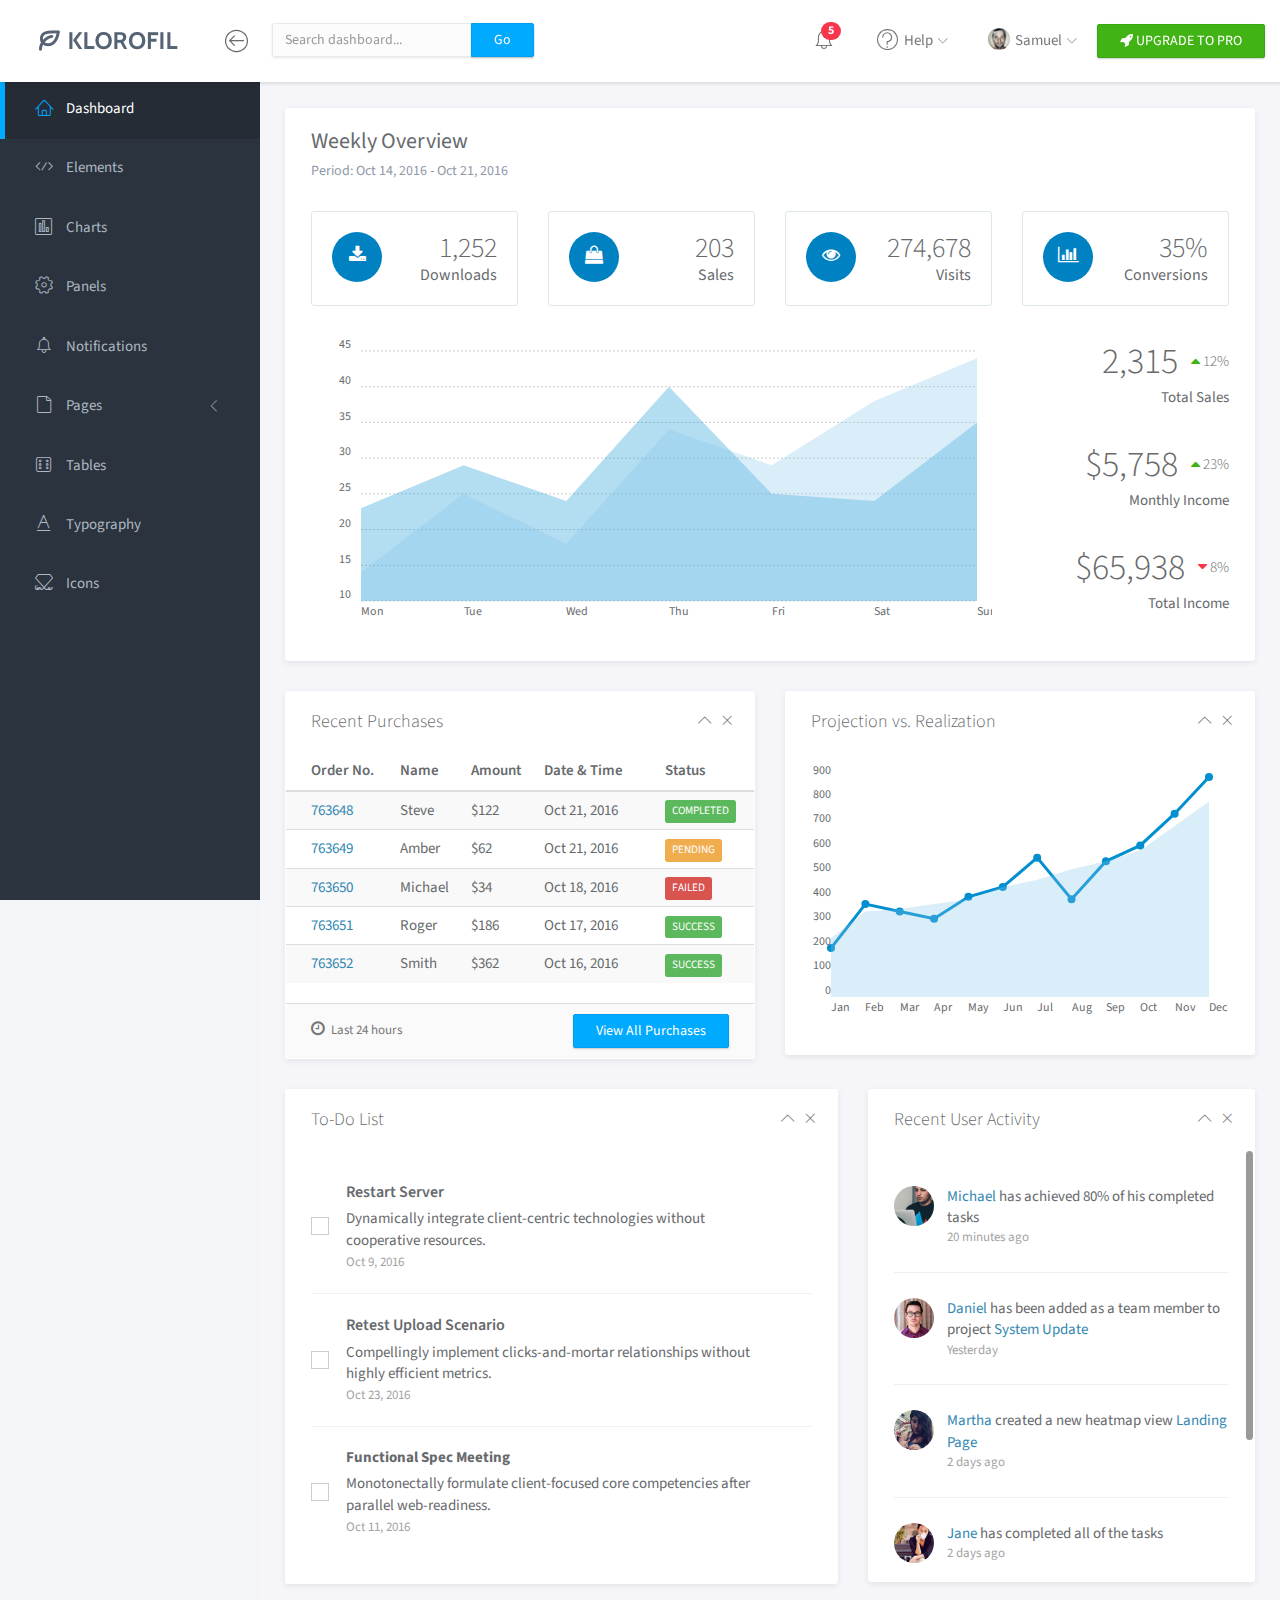
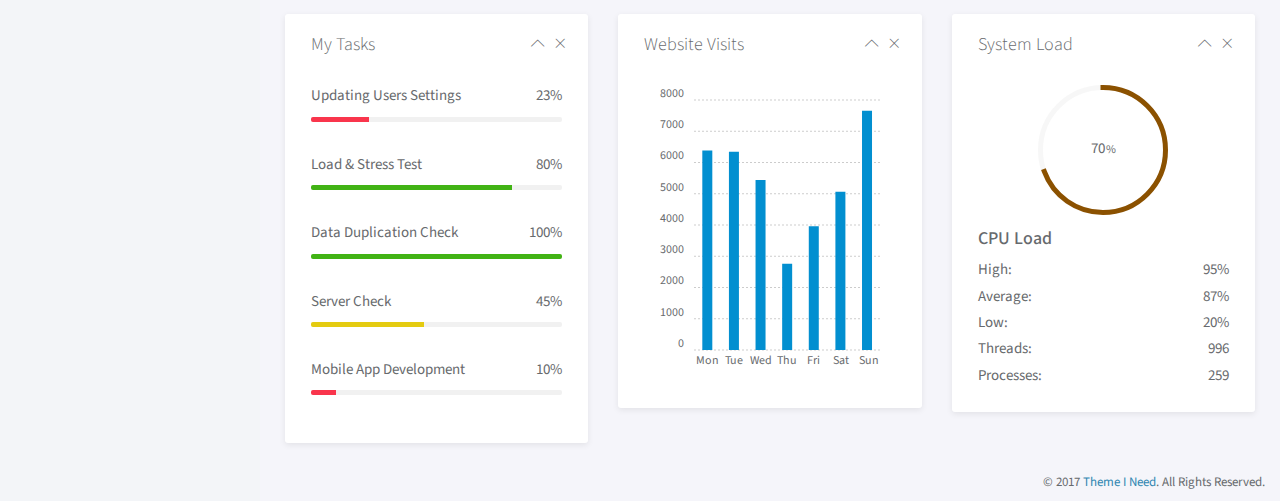
<file: profile/index.html>
<!doctype html>
<html lang="en">

<head>
	<title>Dashboard | Klorofil - Free Bootstrap Dashboard Template</title>
	<meta charset="utf-8">
	<meta http-equiv="X-UA-Compatible" content="IE=edge,chrome=1">
	<meta name="viewport" content="width=device-width, initial-scale=1.0, maximum-scale=1.0, user-scalable=0">
	<!-- VENDOR CSS -->
	<link rel="stylesheet" href="assets/vendor/bootstrap/css/bootstrap.min.css">
	<link rel="stylesheet" href="assets/vendor/font-awesome/css/font-awesome.min.css">
	<link rel="stylesheet" href="assets/vendor/linearicons/style.css">
	<link rel="stylesheet" href="assets/vendor/chartist/css/chartist-custom.css">
	<!-- MAIN CSS -->
	<link rel="stylesheet" href="assets/css/main.css">
	<!-- FOR DEMO PURPOSES ONLY. You should remove this in your project -->
	<link rel="stylesheet" href="assets/css/demo.css">
	<!-- GOOGLE FONTS -->
	<link href="https://fonts.googleapis.com/css?family=Source+Sans+Pro:300,400,600,700" rel="stylesheet">
	<!-- ICONS -->
	<link rel="apple-touch-icon" sizes="76x76" href="assets/img/apple-icon.png">
	<link rel="icon" type="image/png" sizes="96x96" href="assets/img/favicon.png">
</head>

<body>
	<!-- WRAPPER -->
	<div id="wrapper">
		<!-- NAVBAR -->
		<nav class="navbar navbar-default navbar-fixed-top">
			<div class="brand">
				<a href="index.html"><img src="assets/img/logo-dark.png" alt="Klorofil Logo" class="img-responsive logo"></a>
			</div>
			<div class="container-fluid">
				<div class="navbar-btn">
					<button type="button" class="btn-toggle-fullwidth"><i class="lnr lnr-arrow-left-circle"></i></button>
				</div>
				<form class="navbar-form navbar-left">
					<div class="input-group">
						<input type="text" value="" class="form-control" placeholder="Search dashboard...">
						<span class="input-group-btn"><button type="button" class="btn btn-primary">Go</button></span>
					</div>
				</form>
				<div class="navbar-btn navbar-btn-right">
					<a class="btn btn-success update-pro" href="https://www.themeineed.com/downloads/klorofil-pro-bootstrap-admin-dashboard-template/?utm_source=klorofil&utm_medium=template&utm_campaign=KlorofilPro" title="Upgrade to Pro" target="_blank"><i class="fa fa-rocket"></i> <span>UPGRADE TO PRO</span></a>
				</div>
				<div id="navbar-menu">
					<ul class="nav navbar-nav navbar-right">
						<li class="dropdown">
							<a href="#" class="dropdown-toggle icon-menu" data-toggle="dropdown">
								<i class="lnr lnr-alarm"></i>
								<span class="badge bg-danger">5</span>
							</a>
							<ul class="dropdown-menu notifications">
								<li><a href="#" class="notification-item"><span class="dot bg-warning"></span>System space is almost full</a></li>
								<li><a href="#" class="notification-item"><span class="dot bg-danger"></span>You have 9 unfinished tasks</a></li>
								<li><a href="#" class="notification-item"><span class="dot bg-success"></span>Monthly report is available</a></li>
								<li><a href="#" class="notification-item"><span class="dot bg-warning"></span>Weekly meeting in 1 hour</a></li>
								<li><a href="#" class="notification-item"><span class="dot bg-success"></span>Your request has been approved</a></li>
								<li><a href="#" class="more">See all notifications</a></li>
							</ul>
						</li>
						<li class="dropdown">
							<a href="#" class="dropdown-toggle" data-toggle="dropdown"><i class="lnr lnr-question-circle"></i> <span>Help</span> <i class="icon-submenu lnr lnr-chevron-down"></i></a>
							<ul class="dropdown-menu">
								<li><a href="#">Basic Use</a></li>
								<li><a href="#">Working With Data</a></li>
								<li><a href="#">Security</a></li>
								<li><a href="#">Troubleshooting</a></li>
							</ul>
						</li>
						<li class="dropdown">
							<a href="#" class="dropdown-toggle" data-toggle="dropdown"><img src="assets/img/user.png" class="img-circle" alt="Avatar"> <span>Samuel</span> <i class="icon-submenu lnr lnr-chevron-down"></i></a>
							<ul class="dropdown-menu">
								<li><a href="#"><i class="lnr lnr-user"></i> <span>My Profile</span></a></li>
								<li><a href="#"><i class="lnr lnr-envelope"></i> <span>Message</span></a></li>
								<li><a href="#"><i class="lnr lnr-cog"></i> <span>Settings</span></a></li>
								<li><a href="#"><i class="lnr lnr-exit"></i> <span>Logout</span></a></li>
							</ul>
						</li>
						<!-- <li>
							<a class="update-pro" href="https://www.themeineed.com/downloads/klorofil-pro-bootstrap-admin-dashboard-template/?utm_source=klorofil&utm_medium=template&utm_campaign=KlorofilPro" title="Upgrade to Pro" target="_blank"><i class="fa fa-rocket"></i> <span>UPGRADE TO PRO</span></a>
						</li> -->
					</ul>
				</div>
			</div>
		</nav>
		<!-- END NAVBAR -->
		<!-- LEFT SIDEBAR -->
		<div id="sidebar-nav" class="sidebar">
			<div class="sidebar-scroll">
				<nav>
					<ul class="nav">
						<li><a href="index.html" class="active"><i class="lnr lnr-home"></i> <span>Dashboard</span></a></li>
						<li><a href="elements.html" class=""><i class="lnr lnr-code"></i> <span>Elements</span></a></li>
						<li><a href="charts.html" class=""><i class="lnr lnr-chart-bars"></i> <span>Charts</span></a></li>
						<li><a href="panels.html" class=""><i class="lnr lnr-cog"></i> <span>Panels</span></a></li>
						<li><a href="notifications.html" class=""><i class="lnr lnr-alarm"></i> <span>Notifications</span></a></li>
						<li>
							<a href="#subPages" data-toggle="collapse" class="collapsed"><i class="lnr lnr-file-empty"></i> <span>Pages</span> <i class="icon-submenu lnr lnr-chevron-left"></i></a>
							<div id="subPages" class="collapse ">
								<ul class="nav">
									<li><a href="page-profile.html" class="">Profile</a></li>
									<li><a href="page-login.html" class="">Login</a></li>
									<li><a href="page-lockscreen.html" class="">Lockscreen</a></li>
								</ul>
							</div>
						</li>
						<li><a href="tables.html" class=""><i class="lnr lnr-dice"></i> <span>Tables</span></a></li>
						<li><a href="typography.html" class=""><i class="lnr lnr-text-format"></i> <span>Typography</span></a></li>
						<li><a href="icons.html" class=""><i class="lnr lnr-linearicons"></i> <span>Icons</span></a></li>
					</ul>
				</nav>
			</div>
		</div>
		<!-- END LEFT SIDEBAR -->
		<!-- MAIN -->
		<div class="main">
			<!-- MAIN CONTENT -->
			<div class="main-content">
				<div class="container-fluid">
					<!-- OVERVIEW -->
					<div class="panel panel-headline">
						<div class="panel-heading">
							<h3 class="panel-title">Weekly Overview</h3>
							<p class="panel-subtitle">Period: Oct 14, 2016 - Oct 21, 2016</p>
						</div>
						<div class="panel-body">
							<div class="row">
								<div class="col-md-3">
									<div class="metric">
										<span class="icon"><i class="fa fa-download"></i></span>
										<p>
											<span class="number">1,252</span>
											<span class="title">Downloads</span>
										</p>
									</div>
								</div>
								<div class="col-md-3">
									<div class="metric">
										<span class="icon"><i class="fa fa-shopping-bag"></i></span>
										<p>
											<span class="number">203</span>
											<span class="title">Sales</span>
										</p>
									</div>
								</div>
								<div class="col-md-3">
									<div class="metric">
										<span class="icon"><i class="fa fa-eye"></i></span>
										<p>
											<span class="number">274,678</span>
											<span class="title">Visits</span>
										</p>
									</div>
								</div>
								<div class="col-md-3">
									<div class="metric">
										<span class="icon"><i class="fa fa-bar-chart"></i></span>
										<p>
											<span class="number">35%</span>
											<span class="title">Conversions</span>
										</p>
									</div>
								</div>
							</div>
							<div class="row">
								<div class="col-md-9">
									<div id="headline-chart" class="ct-chart"></div>
								</div>
								<div class="col-md-3">
									<div class="weekly-summary text-right">
										<span class="number">2,315</span> <span class="percentage"><i class="fa fa-caret-up text-success"></i> 12%</span>
										<span class="info-label">Total Sales</span>
									</div>
									<div class="weekly-summary text-right">
										<span class="number">$5,758</span> <span class="percentage"><i class="fa fa-caret-up text-success"></i> 23%</span>
										<span class="info-label">Monthly Income</span>
									</div>
									<div class="weekly-summary text-right">
										<span class="number">$65,938</span> <span class="percentage"><i class="fa fa-caret-down text-danger"></i> 8%</span>
										<span class="info-label">Total Income</span>
									</div>
								</div>
							</div>
						</div>
					</div>
					<!-- END OVERVIEW -->
					<div class="row">
						<div class="col-md-6">
							<!-- RECENT PURCHASES -->
							<div class="panel">
								<div class="panel-heading">
									<h3 class="panel-title">Recent Purchases</h3>
									<div class="right">
										<button type="button" class="btn-toggle-collapse"><i class="lnr lnr-chevron-up"></i></button>
										<button type="button" class="btn-remove"><i class="lnr lnr-cross"></i></button>
									</div>
								</div>
								<div class="panel-body no-padding">
									<table class="table table-striped">
										<thead>
											<tr>
												<th>Order No.</th>
												<th>Name</th>
												<th>Amount</th>
												<th>Date &amp; Time</th>
												<th>Status</th>
											</tr>
										</thead>
										<tbody>
											<tr>
												<td><a href="#">763648</a></td>
												<td>Steve</td>
												<td>$122</td>
												<td>Oct 21, 2016</td>
												<td><span class="label label-success">COMPLETED</span></td>
											</tr>
											<tr>
												<td><a href="#">763649</a></td>
												<td>Amber</td>
												<td>$62</td>
												<td>Oct 21, 2016</td>
												<td><span class="label label-warning">PENDING</span></td>
											</tr>
											<tr>
												<td><a href="#">763650</a></td>
												<td>Michael</td>
												<td>$34</td>
												<td>Oct 18, 2016</td>
												<td><span class="label label-danger">FAILED</span></td>
											</tr>
											<tr>
												<td><a href="#">763651</a></td>
												<td>Roger</td>
												<td>$186</td>
												<td>Oct 17, 2016</td>
												<td><span class="label label-success">SUCCESS</span></td>
											</tr>
											<tr>
												<td><a href="#">763652</a></td>
												<td>Smith</td>
												<td>$362</td>
												<td>Oct 16, 2016</td>
												<td><span class="label label-success">SUCCESS</span></td>
											</tr>
										</tbody>
									</table>
								</div>
								<div class="panel-footer">
									<div class="row">
										<div class="col-md-6"><span class="panel-note"><i class="fa fa-clock-o"></i> Last 24 hours</span></div>
										<div class="col-md-6 text-right"><a href="#" class="btn btn-primary">View All Purchases</a></div>
									</div>
								</div>
							</div>
							<!-- END RECENT PURCHASES -->
						</div>
						<div class="col-md-6">
							<!-- MULTI CHARTS -->
							<div class="panel">
								<div class="panel-heading">
									<h3 class="panel-title">Projection vs. Realization</h3>
									<div class="right">
										<button type="button" class="btn-toggle-collapse"><i class="lnr lnr-chevron-up"></i></button>
										<button type="button" class="btn-remove"><i class="lnr lnr-cross"></i></button>
									</div>
								</div>
								<div class="panel-body">
									<div id="visits-trends-chart" class="ct-chart"></div>
								</div>
							</div>
							<!-- END MULTI CHARTS -->
						</div>
					</div>
					<div class="row">
						<div class="col-md-7">
							<!-- TODO LIST -->
							<div class="panel">
								<div class="panel-heading">
									<h3 class="panel-title">To-Do List</h3>
									<div class="right">
										<button type="button" class="btn-toggle-collapse"><i class="lnr lnr-chevron-up"></i></button>
										<button type="button" class="btn-remove"><i class="lnr lnr-cross"></i></button>
									</div>
								</div>
								<div class="panel-body">
									<ul class="list-unstyled todo-list">
										<li>
											<label class="control-inline fancy-checkbox">
												<input type="checkbox"><span></span>
											</label>
											<p>
												<span class="title">Restart Server</span>
												<span class="short-description">Dynamically integrate client-centric technologies without cooperative resources.</span>
												<span class="date">Oct 9, 2016</span>
											</p>
											<div class="controls">
												<a href="#"><i class="icon-software icon-software-pencil"></i></a> <a href="#"><i class="icon-arrows icon-arrows-circle-remove"></i></a>
											</div>
										</li>
										<li>
											<label class="control-inline fancy-checkbox">
												<input type="checkbox"><span></span>
											</label>
											<p>
												<span class="title">Retest Upload Scenario</span>
												<span class="short-description">Compellingly implement clicks-and-mortar relationships without highly efficient metrics.</span>
												<span class="date">Oct 23, 2016</span>
											</p>
											<div class="controls">
												<a href="#"><i class="icon-software icon-software-pencil"></i></a> <a href="#"><i class="icon-arrows icon-arrows-circle-remove"></i></a>
											</div>
										</li>
										<li>
											<label class="control-inline fancy-checkbox">
												<input type="checkbox"><span></span>
											</label>
											<p>
												<strong>Functional Spec Meeting</strong>
												<span class="short-description">Monotonectally formulate client-focused core competencies after parallel web-readiness.</span>
												<span class="date">Oct 11, 2016</span>
											</p>
											<div class="controls">
												<a href="#"><i class="icon-software icon-software-pencil"></i></a> <a href="#"><i class="icon-arrows icon-arrows-circle-remove"></i></a>
											</div>
										</li>
									</ul>
								</div>
							</div>
							<!-- END TODO LIST -->
						</div>
						<div class="col-md-5">
							<!-- TIMELINE -->
							<div class="panel panel-scrolling">
								<div class="panel-heading">
									<h3 class="panel-title">Recent User Activity</h3>
									<div class="right">
										<button type="button" class="btn-toggle-collapse"><i class="lnr lnr-chevron-up"></i></button>
										<button type="button" class="btn-remove"><i class="lnr lnr-cross"></i></button>
									</div>
								</div>
								<div class="panel-body">
									<ul class="list-unstyled activity-list">
										<li>
											<img src="assets/img/user1.png" alt="Avatar" class="img-circle pull-left avatar">
											<p><a href="#">Michael</a> has achieved 80% of his completed tasks <span class="timestamp">20 minutes ago</span></p>
										</li>
										<li>
											<img src="assets/img/user2.png" alt="Avatar" class="img-circle pull-left avatar">
											<p><a href="#">Daniel</a> has been added as a team member to project <a href="#">System Update</a> <span class="timestamp">Yesterday</span></p>
										</li>
										<li>
											<img src="assets/img/user3.png" alt="Avatar" class="img-circle pull-left avatar">
											<p><a href="#">Martha</a> created a new heatmap view <a href="#">Landing Page</a> <span class="timestamp">2 days ago</span></p>
										</li>
										<li>
											<img src="assets/img/user4.png" alt="Avatar" class="img-circle pull-left avatar">
											<p><a href="#">Jane</a> has completed all of the tasks <span class="timestamp">2 days ago</span></p>
										</li>
										<li>
											<img src="assets/img/user5.png" alt="Avatar" class="img-circle pull-left avatar">
											<p><a href="#">Jason</a> started a discussion about <a href="#">Weekly Meeting</a> <span class="timestamp">3 days ago</span></p>
										</li>
									</ul>
									<button type="button" class="btn btn-primary btn-bottom center-block">Load More</button>
								</div>
							</div>
							<!-- END TIMELINE -->
						</div>
					</div>
					<div class="row">
						<div class="col-md-4">
							<!-- TASKS -->
							<div class="panel">
								<div class="panel-heading">
									<h3 class="panel-title">My Tasks</h3>
									<div class="right">
										<button type="button" class="btn-toggle-collapse"><i class="lnr lnr-chevron-up"></i></button>
										<button type="button" class="btn-remove"><i class="lnr lnr-cross"></i></button>
									</div>
								</div>
								<div class="panel-body">
									<ul class="list-unstyled task-list">
										<li>
											<p>Updating Users Settings <span class="label-percent">23%</span></p>
											<div class="progress progress-xs">
												<div class="progress-bar progress-bar-danger" role="progressbar" aria-valuenow="23" aria-valuemin="0" aria-valuemax="100" style="width:23%">
													<span class="sr-only">23% Complete</span>
												</div>
											</div>
										</li>
										<li>
											<p>Load &amp; Stress Test <span class="label-percent">80%</span></p>
											<div class="progress progress-xs">
												<div class="progress-bar progress-bar-success" role="progressbar" aria-valuenow="80" aria-valuemin="0" aria-valuemax="100" style="width: 80%">
													<span class="sr-only">80% Complete</span>
												</div>
											</div>
										</li>
										<li>
											<p>Data Duplication Check <span class="label-percent">100%</span></p>
											<div class="progress progress-xs">
												<div class="progress-bar progress-bar-success" role="progressbar" aria-valuenow="100" aria-valuemin="0" aria-valuemax="100" style="width: 100%">
													<span class="sr-only">Success</span>
												</div>
											</div>
										</li>
										<li>
											<p>Server Check <span class="label-percent">45%</span></p>
											<div class="progress progress-xs">
												<div class="progress-bar progress-bar-warning" role="progressbar" aria-valuenow="45" aria-valuemin="0" aria-valuemax="100" style="width: 45%">
													<span class="sr-only">45% Complete</span>
												</div>
											</div>
										</li>
										<li>
											<p>Mobile App Development <span class="label-percent">10%</span></p>
											<div class="progress progress-xs">
												<div class="progress-bar progress-bar-danger" role="progressbar" aria-valuenow="10" aria-valuemin="0" aria-valuemax="100" style="width: 10%">
													<span class="sr-only">10% Complete</span>
												</div>
											</div>
										</li>
									</ul>
								</div>
							</div>
							<!-- END TASKS -->
						</div>
						<div class="col-md-4">
							<!-- VISIT CHART -->
							<div class="panel">
								<div class="panel-heading">
									<h3 class="panel-title">Website Visits</h3>
									<div class="right">
										<button type="button" class="btn-toggle-collapse"><i class="lnr lnr-chevron-up"></i></button>
										<button type="button" class="btn-remove"><i class="lnr lnr-cross"></i></button>
									</div>
								</div>
								<div class="panel-body">
									<div id="visits-chart" class="ct-chart"></div>
								</div>
							</div>
							<!-- END VISIT CHART -->
						</div>
						<div class="col-md-4">
							<!-- REALTIME CHART -->
							<div class="panel">
								<div class="panel-heading">
									<h3 class="panel-title">System Load</h3>
									<div class="right">
										<button type="button" class="btn-toggle-collapse"><i class="lnr lnr-chevron-up"></i></button>
										<button type="button" class="btn-remove"><i class="lnr lnr-cross"></i></button>
									</div>
								</div>
								<div class="panel-body">
									<div id="system-load" class="easy-pie-chart" data-percent="70">
										<span class="percent">70</span>
									</div>
									<h4>CPU Load</h4>
									<ul class="list-unstyled list-justify">
										<li>High: <span>95%</span></li>
										<li>Average: <span>87%</span></li>
										<li>Low: <span>20%</span></li>
										<li>Threads: <span>996</span></li>
										<li>Processes: <span>259</span></li>
									</ul>
								</div>
							</div>
							<!-- END REALTIME CHART -->
						</div>
					</div>
				</div>
			</div>
			<!-- END MAIN CONTENT -->
		</div>
		<!-- END MAIN -->
		<div class="clearfix"></div>
		<footer>
			<div class="container-fluid">
				<p class="copyright">&copy; 2017 <a href="https://www.themeineed.com" target="_blank">Theme I Need</a>. All Rights Reserved.</p>
			</div>
		</footer>
	</div>
	<!-- END WRAPPER -->
	<!-- Javascript -->
	<script src="assets/vendor/jquery/jquery.min.js"></script>
	<script src="assets/vendor/bootstrap/js/bootstrap.min.js"></script>
	<script src="assets/vendor/jquery-slimscroll/jquery.slimscroll.min.js"></script>
	<script src="assets/vendor/jquery.easy-pie-chart/jquery.easypiechart.min.js"></script>
	<script src="assets/vendor/chartist/js/chartist.min.js"></script>
	<script src="assets/scripts/klorofil-common.js"></script>
	<script>
	$(function() {
		var data, options;

		// headline charts
		data = {
			labels: ['Mon', 'Tue', 'Wed', 'Thu', 'Fri', 'Sat', 'Sun'],
			series: [
				[23, 29, 24, 40, 25, 24, 35],
				[14, 25, 18, 34, 29, 38, 44],
			]
		};

		options = {
			height: 300,
			showArea: true,
			showLine: false,
			showPoint: false,
			fullWidth: true,
			axisX: {
				showGrid: false
			},
			lineSmooth: false,
		};

		new Chartist.Line('#headline-chart', data, options);


		// visits trend charts
		data = {
			labels: ['Jan', 'Feb', 'Mar', 'Apr', 'May', 'Jun', 'Jul', 'Aug', 'Sep', 'Oct', 'Nov', 'Dec'],
			series: [{
				name: 'series-real',
				data: [200, 380, 350, 320, 410, 450, 570, 400, 555, 620, 750, 900],
			}, {
				name: 'series-projection',
				data: [240, 350, 360, 380, 400, 450, 480, 523, 555, 600, 700, 800],
			}]
		};

		options = {
			fullWidth: true,
			lineSmooth: false,
			height: "270px",
			low: 0,
			high: 'auto',
			series: {
				'series-projection': {
					showArea: true,
					showPoint: false,
					showLine: false
				},
			},
			axisX: {
				showGrid: false,

			},
			axisY: {
				showGrid: false,
				onlyInteger: true,
				offset: 0,
			},
			chartPadding: {
				left: 20,
				right: 20
			}
		};

		new Chartist.Line('#visits-trends-chart', data, options);


		// visits chart
		data = {
			labels: ['Mon', 'Tue', 'Wed', 'Thu', 'Fri', 'Sat', 'Sun'],
			series: [
				[6384, 6342, 5437, 2764, 3958, 5068, 7654]
			]
		};

		options = {
			height: 300,
			axisX: {
				showGrid: false
			},
		};

		new Chartist.Bar('#visits-chart', data, options);


		// real-time pie chart
		var sysLoad = $('#system-load').easyPieChart({
			size: 130,
			barColor: function(percent) {
				return "rgb(" + Math.round(200 * percent / 100) + ", " + Math.round(200 * (1.1 - percent / 100)) + ", 0)";
			},
			trackColor: 'rgba(245, 245, 245, 0.8)',
			scaleColor: false,
			lineWidth: 5,
			lineCap: "square",
			animate: 800
		});

		var updateInterval = 3000; // in milliseconds

		setInterval(function() {
			var randomVal;
			randomVal = getRandomInt(0, 100);

			sysLoad.data('easyPieChart').update(randomVal);
			sysLoad.find('.percent').text(randomVal);
		}, updateInterval);

		function getRandomInt(min, max) {
			return Math.floor(Math.random() * (max - min + 1)) + min;
		}

	});
	</script>
</body>

</html>
</file>
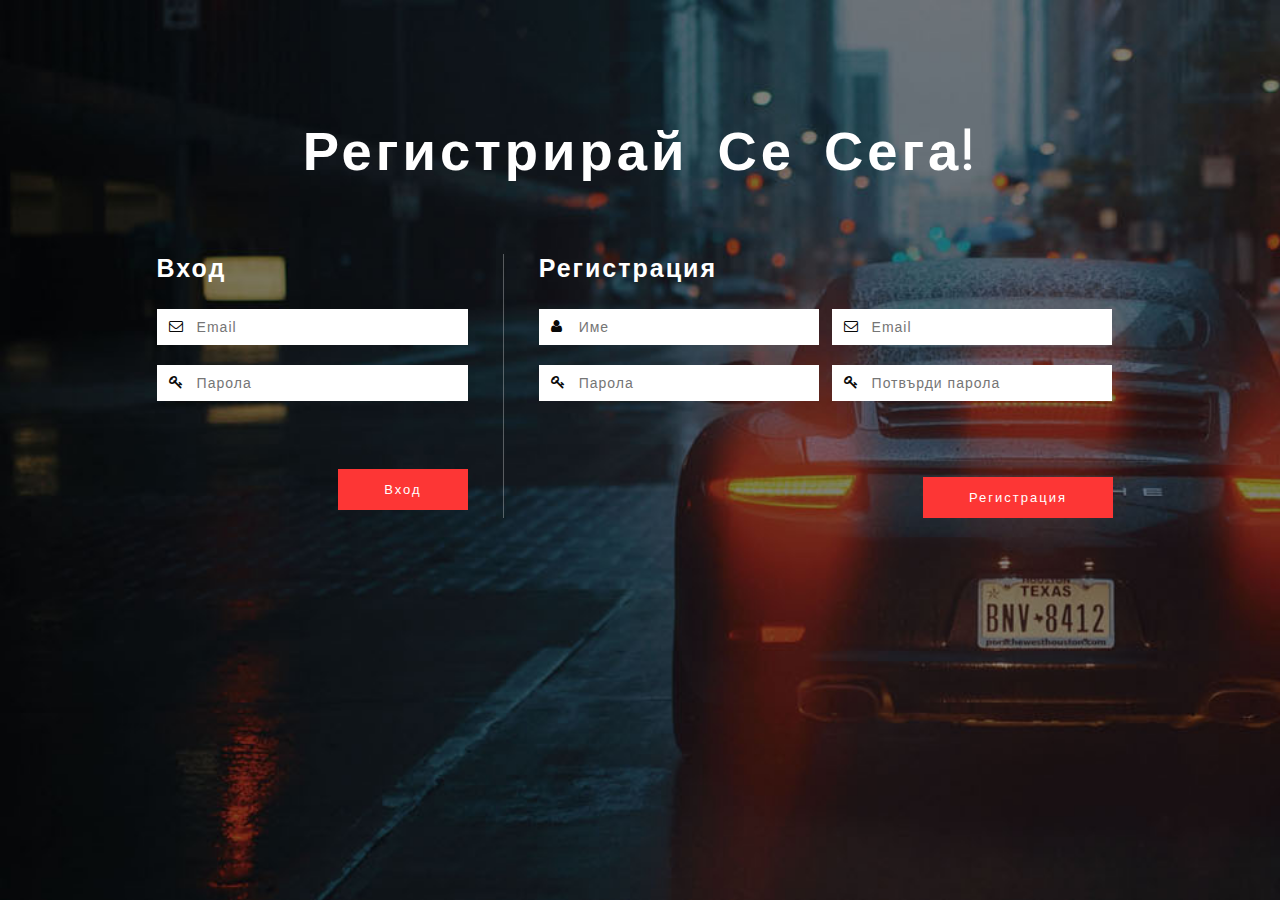
<file: reg/index.html>
<!--
Author: W3layouts
Author URL: http://w3layouts.com
License: Creative Commons Attribution 3.0 Unported
License URL: http://creativecommons.org/licenses/by/3.0/
-->
<!DOCTYPE html>
<html>
<head>
<title>Начало</title>
<meta name="viewport" content="width=device-width, initial-scale=1">
<meta http-equiv="Content-Type" content="text/html; charset=utf-8" />
<meta name="keywords" content="Splendid Bifold Form Responsive Widget,Login form widgets, Sign up Web forms , Login signup Responsive web form,Flat Pricing table,Flat Drop downs,Registration Forms,News letter Forms,Elements" />
<script type="application/x-javascript"> addEventListener("load", function() { setTimeout(hideURLbar, 0); }, false); function hideURLbar(){ window.scrollTo(0,1); } </script>
<!-- Custom Theme files -->
<link href="css/font-awesome.css" rel="stylesheet"> 
<link href="css/style.css" rel="stylesheet" type="text/css" media="all" />
<!-- //Custom Theme files -->
<!-- web font -->
<link href="//fonts.googleapis.com/css?family=Josefin+Sans:300,400,600,700" rel="stylesheet">
<link href="//fonts.googleapis.com/css?family=Open+Sans:300,400,600,700" rel="stylesheet">
<!-- //web font -->
</head>
<body>
<h1>Регистрирай се сега!</h1>
<div class="main-agileits">
<!--form-stars-here-->
		<div class="left-form-w3-agile">
			<h2>Вход</h2>
								<form action="#" method="post">
								<div class="inputs-w3ls-left">
									<a class="fa fa-envelope-o" aria-hidden="true"></a>
									<input type="email" class="email" name="Email" placeholder="Email" required=""/>
								</div>
								<div class="inputs-w3ls-left">
									<a class="fa fa-key" aria-hidden="true"></a>
									<input type="password" class="password" name="Password" placeholder="Парола" required=""/>
								</div>
									<div class="wthree-text"> 
										<ul> 
											<li>
												<!--<label class="anim">
													<input type="checkbox" class="checkbox">
													<span> Remember me ?</span> 
												</label> -->
											</li>
											<!--<li> <a href="#">Forgot password?</a> </li>-->
										</ul>
										<div class="clear"> </div>
									</div>  
											<input type="submit" value="Вход"> 
								</form>
		</div>
<!--//form-ends-here-->
		<div class="right-map-w3-agile">
		<h3>Регистрация</h3>
			<form action="#" method="post">
			<div class="inputs-w3ls">
				<a class="fa fa-user" aria-hidden="true"></a>
				<input type="text" name="Name" placeholder="Име" required="" />
			</div>
			<div class="inputs-w3ls">
				<a class="fa fa-envelope-o" aria-hidden="true"></a>
				<input type="email" class="email" name="Email" placeholder="Email" required=""/>
			</div>
			<div class="inputs-w3ls">
				<a class="fa fa-key" aria-hidden="true"></a>
				<input type="password" class="password" name="Password" id="password1" placeholder="Парола" required=""/>
			</div>
			<div class="inputs-w3ls">
				<a class="fa fa-key" aria-hidden="true"></a>
				<input type="password" class="password" name="Confirm Password" id="password2" placeholder="Потвърди парола" required=""/>
			</div>		
					<!--<label class="anim">
					<input type="checkbox" class="checkbox">
						<span> I accept the terms of use</span> 
					</label>--> 
						<input class="register" type="submit" value="Регистрация">  
			</form> 
		</div>
<div class="clear"></div>
</div>

<!-- password-script -->  
<script type="text/javascript">
		window.onload = function () {
			document.getElementById("password1").onchange = validatePassword;
			document.getElementById("password2").onchange = validatePassword;
		}
		function validatePassword(){
			var pass2=document.getElementById("password2").value;
			var pass1=document.getElementById("password1").value;
			if(pass1!=pass2)
				document.getElementById("password2").setCustomValidity("Passwords Don't Match");
			else
				document.getElementById("password2").setCustomValidity('');	 
				//empty string means no validation error
		}

</script>
<!-- //password-script --> 
</body>
</html>
</file>
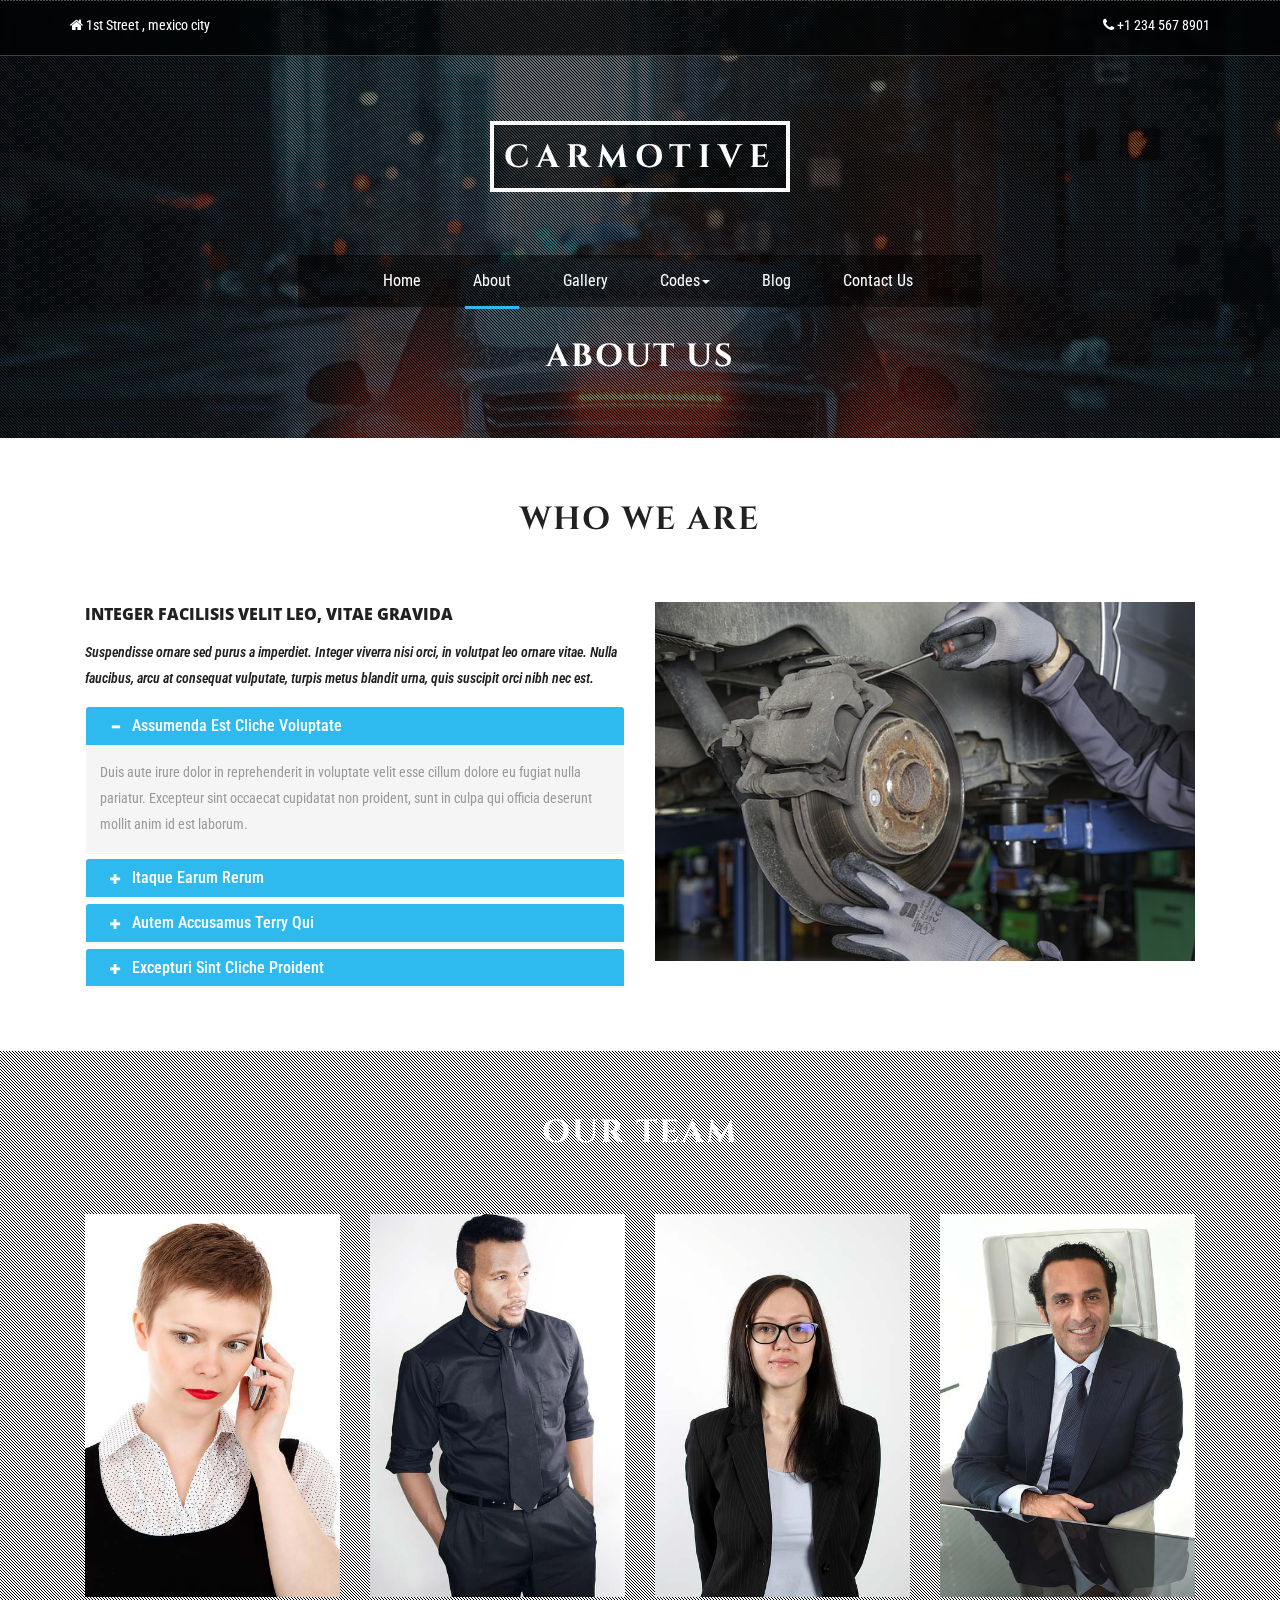
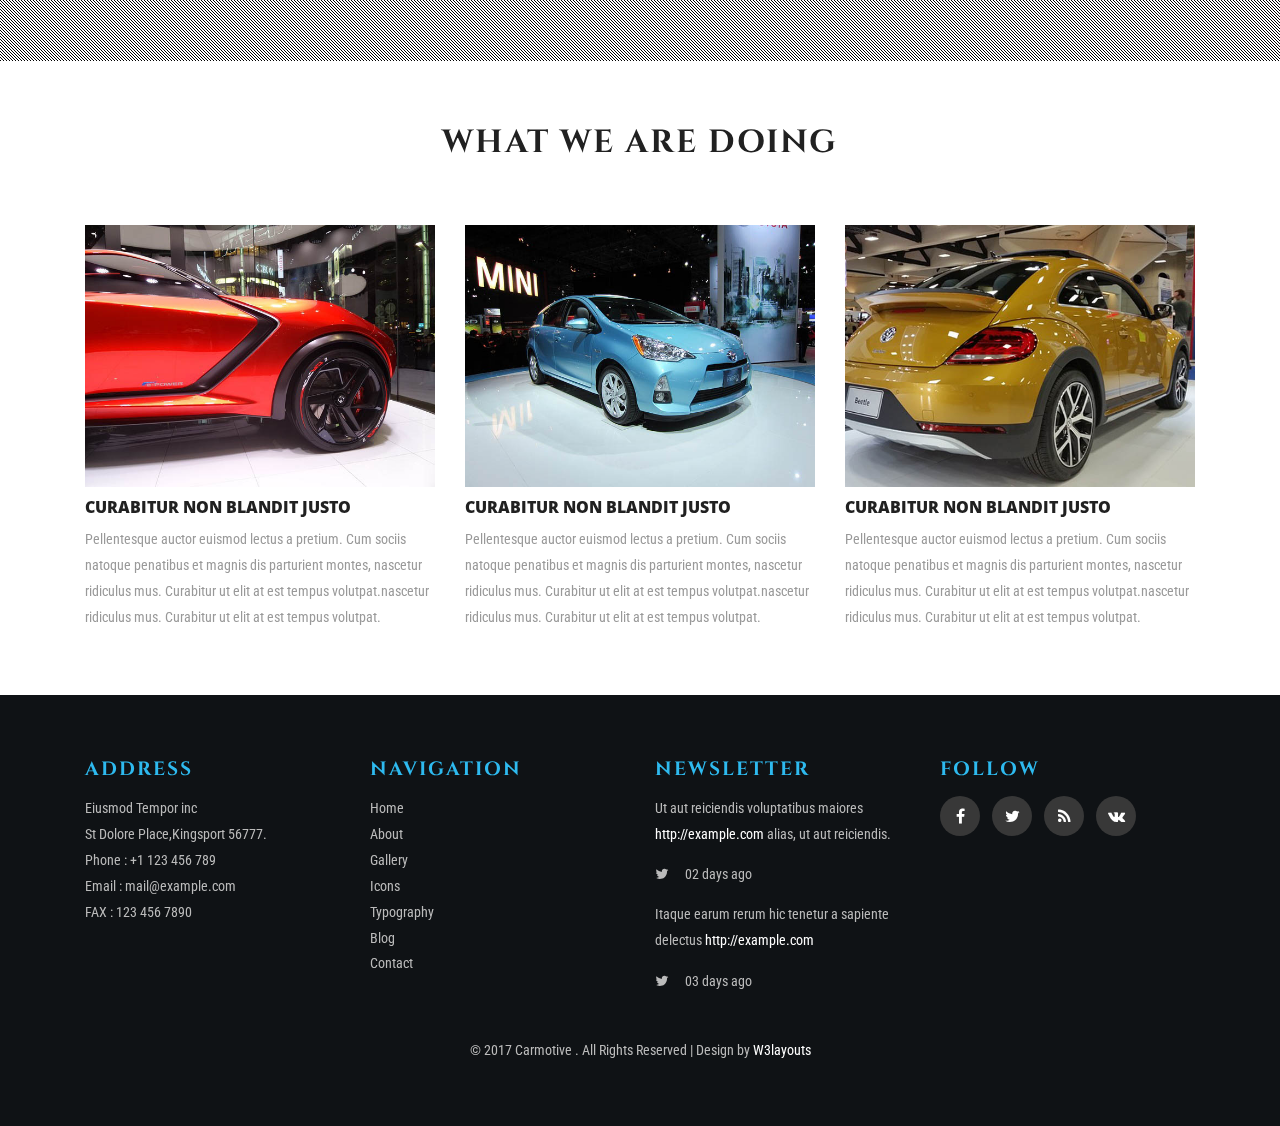
<file: about.html>
<!--A Design by W3layouts
Author: W3layout
Author URL: http://w3layouts.com
License: Creative Commons Attribution 3.0 Unported
License URL: http://creativecommons.org/licenses/by/3.0/
-->
<!DOCTYPE html>
<html lang="en">
<head>
<title>Carmotive an Industrial Category Bootstrap responsive Website Template | About :: w3layouts</title>
<meta name="viewport" content="width=device-width, initial-scale=1">
<meta charset="utf-8">
<meta name="keywords" content="Carmotive Responsive web template, Bootstrap Web Templates, Flat Web Templates, Android Compatible web template, 
Smartphone Compatible web template, free webdesigns for Nokia, Samsung, LG, SonyEricsson, Motorola web design" />
<script type="application/x-javascript"> addEventListener("load", function() { setTimeout(hideURLbar, 0); }, false); function hideURLbar(){ window.scrollTo(0,1); } </script>
<!-- bootstrap-css -->
<link href="css/bootstrap.css" rel="stylesheet" type="text/css" media="all" />
<!--// bootstrap-css -->
<!-- css -->
<link rel="stylesheet" href="css/style.css" type="text/css" media="all" />
<!--// css -->
<!-- font-awesome icons -->
<link href="css/font-awesome.css" rel="stylesheet"> 
<!-- //font-awesome icons -->
<!-- font -->
<link href="//fonts.googleapis.com/css?family=Cinzel:400,700,900" rel="stylesheet">
<link href="//fonts.googleapis.com/css?family=Open+Sans:300,300i,400,400i,600,600i,700,700i,800,800i" rel="stylesheet">
<link href='//fonts.googleapis.com/css?family=Roboto+Condensed:400,700italic,700,400italic,300italic,300' rel='stylesheet' type='text/css'>
<!-- //font -->
<script src="js/jquery-1.11.1.min.js"></script>
<script src="js/bootstrap.js"></script>
<script type="text/javascript">
	jQuery(document).ready(function($) {
		$(".scroll").click(function(event){		
			event.preventDefault();
			$('html,body').animate({scrollTop:$(this.hash).offset().top},1000);
		});
	});
</script> 
<!--[if lt IE 9]>
  <script src="https://oss.maxcdn.com/libs/html5shiv/3.7.0/html5shiv.js"></script>
<![endif]-->
</head>
<body>
	<!-- banner -->
	<div class="banner jarallax">
		<div class="banner-dot">
			<div class="header-top">
				<div class="container">
					<div class="header-top-left">
						<p><i class="fa fa-home" aria-hidden="true"></i> 1st Street , mexico city</p>
					</div>
					<div class="header-top-right">
						<p><i class="fa fa-phone" aria-hidden="true"></i> +1 234 567 8901</p>
					</div>
				</div>
			</div>
			<div class="header">
				<div class="container">
					<div class="header-left">
						<div class="w3layouts-logo">
							<h1>
								<a href="index.html">Carmotive</a>
							</h1>
						</div>
					</div>
					<div class="clearfix"> </div>
				</div>
			</div>
			
			<div class="header-right about-top">
				<div class="container">
						<div class="top-nav">
							<nav class="navbar navbar-default">
								<div class="navbar-header">
									<button type="button" class="navbar-toggle" data-toggle="collapse" data-target="#bs-example-navbar-collapse-1">
										<span class="sr-only">Toggle navigation</span>
										<span class="icon-bar"></span>
										<span class="icon-bar"></span>
										<span class="icon-bar"></span>
									</button>
								</div>
								<!--navbar-header-->
								<div class="collapse navbar-collapse" id="bs-example-navbar-collapse-1">
									<ul class="nav navbar-nav navbar-right">
										<li><a href="index.html">Home</a></li>
										<li><a href="about.html" class="active">About</a></li>
										<li><a href="gallery.html">Gallery</a></li>
										<li class=""><a href="#" class="dropdown-toggle hvr-bounce-to-bottom" data-toggle="dropdown" role="button" aria-haspopup="true" aria-expanded="false">Codes<span class="caret"></span></a>
											<ul class="dropdown-menu">
												<li><a class="hvr-bounce-to-bottom" href="icons.html">Icons</a></li>
												<li><a class="hvr-bounce-to-bottom" href="typography.html">Typography</a></li>          
											</ul>
										</li>	
										<li><a href="blog.html">Blog</a></li>
										<li><a href="contact.html">Contact Us</a></li>
									</ul>	
									<div class="clearfix"> </div>	
								</div>
							</nav>
						</div>
						<div class="clearfix"> </div>
					</div>
			</div>
			<div class="wthree-heading">
				<h2>About Us</h2>
			</div>
		</div>
	</div>
	<!-- //banner -->
	<!-- about -->
	<div class="about">
		<div class="container">
			<div class="agileits-heading">
				<h3>Who we are</h3>
			</div>
			<div class="w3_about_grids">
				<div class="col-md-6 w3_about_grid_left">
					<h5>Integer facilisis velit leo, vitae gravida</h5>
					<p>Suspendisse ornare sed purus a imperdiet. Integer viverra nisi orci, 
						in volutpat leo ornare vitae. Nulla faucibus, arcu at consequat vulputate, 
						turpis metus blandit urna, quis suscipit orci nibh nec est.</p>
					<div class="panel-group about_panel" id="accordion" role="tablist" aria-multiselectable="true">
					  <div class="panel panel-default">
						<div class="panel-heading" role="tab" id="headingOne">
						  <h4 class="panel-title asd">
							<a class="pa_italic" role="button" data-toggle="collapse" data-parent="#accordion" href="#collapseOne" aria-expanded="true" aria-controls="collapseOne">
							  <span class="glyphicon glyphicon-plus" aria-hidden="true"></span><i class="glyphicon glyphicon-minus" aria-hidden="true"></i>assumenda est cliche voluptate
							</a>
						  </h4>
						</div>
						<div id="collapseOne" class="panel-collapse collapse in" role="tabpanel" aria-labelledby="headingOne">
						  <div class="panel-body panel_text">
							Duis aute irure dolor in reprehenderit in voluptate velit esse cillum dolore eu fugiat nulla pariatur. Excepteur sint occaecat cupidatat non proident, sunt in culpa qui officia deserunt mollit anim id est laborum.
						  </div>
						</div>
					  </div>
					  <div class="panel panel-default">
						<div class="panel-heading" role="tab" id="headingTwo">
						  <h4 class="panel-title asd">
							<a class="pa_italic collapsed" role="button" data-toggle="collapse" data-parent="#accordion" href="#collapseTwo" aria-expanded="false" aria-controls="collapseTwo">
							  <span class="glyphicon glyphicon-plus" aria-hidden="true"></span><i class="glyphicon glyphicon-minus" aria-hidden="true"></i>Itaque earum rerum
							</a>
						  </h4>
						</div>
						<div id="collapseTwo" class="panel-collapse collapse" role="tabpanel" aria-labelledby="headingTwo">
						   <div class="panel-body panel_text">
							Duis aute irure dolor in reprehenderit in voluptate velit esse cillum dolore eu fugiat nulla pariatur. Excepteur sint occaecat cupidatat non proident, sunt in culpa qui officia deserunt mollit anim id est laborum.
						  </div>
						</div>
					  </div>
					  <div class="panel panel-default">
						<div class="panel-heading" role="tab" id="headingThree">
						  <h4 class="panel-title asd">
							<a class="pa_italic collapsed" role="button" data-toggle="collapse" data-parent="#accordion" href="#collapseThree" aria-expanded="false" aria-controls="collapseThree">
							  <span class="glyphicon glyphicon-plus" aria-hidden="true"></span><i class="glyphicon glyphicon-minus" aria-hidden="true"></i>autem accusamus terry qui
							</a>
						  </h4>
						</div>
						<div id="collapseThree" class="panel-collapse collapse" role="tabpanel" aria-labelledby="headingThree">
						   <div class="panel-body panel_text">
							Duis aute irure dolor in reprehenderit in voluptate velit esse cillum dolore eu fugiat nulla pariatur. Excepteur sint occaecat cupidatat non proident, sunt in culpa qui officia deserunt mollit anim id est laborum.
						  </div>
						</div>
					  </div>
					  <div class="panel panel-default">
						<div class="panel-heading" role="tab" id="headingFour">
						  <h4 class="panel-title asd">
							<a class="pa_italic collapsed" role="button" data-toggle="collapse" data-parent="#accordion" href="#collapseFour" aria-expanded="false" aria-controls="collapseFour">
							  <span class="glyphicon glyphicon-plus" aria-hidden="true"></span><i class="glyphicon glyphicon-minus" aria-hidden="true"></i>excepturi sint cliche proident
							</a>
						  </h4>
						</div>
						<div id="collapseFour" class="panel-collapse collapse" role="tabpanel" aria-labelledby="headingFour">
						   <div class="panel-body panel_text">
							Duis aute irure dolor in reprehenderit in voluptate velit esse cillum dolore eu fugiat nulla pariatur. Excepteur sint occaecat cupidatat non proident, sunt in culpa qui officia deserunt mollit anim id est laborum.
						  </div>
						</div>
					  </div>
					</div>
				</div>
				<div class="col-md-6 w3_about_grid_right">
					<img src="images/3.jpg" alt="" />
				</div>
				<div class="clearfix"> </div>
			</div>
		</div>
	</div>
	<!-- //about -->
	<!-- team -->
	<div class="team jarallax">
		<div class="team-dot">
			<div class="container">
				<div class="agileits-heading team-heading">
					<h3>Our Team</h3>
				</div>
				<div class="team-grids">
					<div class="col-md-3 agileinfo-team-grid">
						<img src="images/t1.jpg" alt="">
						<div class="captn">
							<h4>Mary Jane</h4>
							<p>Vestibulum </p>
							<div class="w3l-social">
								<ul>
									<li><a href="#"><i class="fa fa-facebook"></i></a></li>
									<li><a href="#"><i class="fa fa-twitter"></i></a></li>
									<li><a href="#"><i class="fa fa-rss"></i></a></li>
								</ul>
							</div>
						</div>
					</div>
					<div class="col-md-3 agileinfo-team-grid">
						<img src="images/t2.jpg" alt="">
						<div class="captn">
							<h4>Peter Parker</h4>
							<p>Aliquam non</p>
							<div class="w3l-social">
								<ul>
									<li><a href="#"><i class="fa fa-facebook"></i></a></li>
									<li><a href="#"><i class="fa fa-twitter"></i></a></li>
									<li><a href="#"><i class="fa fa-rss"></i></a></li>
								</ul>
							</div>
						</div>
					</div>
					<div class="col-md-3 agileinfo-team-grid">
						<img src="images/t3.jpg" alt="">
						<div class="captn">
							<h4>Johan Botha</h4>
							<p>Nulla molestie</p>
							<div class="w3l-social">
								<ul>
									<li><a href="#"><i class="fa fa-facebook"></i></a></li>
									<li><a href="#"><i class="fa fa-twitter"></i></a></li>
									<li><a href="#"><i class="fa fa-rss"></i></a></li>
								</ul>
							</div>
						</div>
					</div>
					<div class="col-md-3 agileinfo-team-grid">
						<img src="images/t4.jpg" alt="">
						<div class="captn">
							<h4>Steven Wilson</h4>
							<p>Quisque vitae</p>
							<div class="w3l-social">
								<ul>
									<li><a href="#"><i class="fa fa-facebook"></i></a></li>
									<li><a href="#"><i class="fa fa-twitter"></i></a></li>
									<li><a href="#"><i class="fa fa-rss"></i></a></li>
								</ul>
							</div>
						</div>
					</div>
					<div class="clearfix"> </div>
				</div>
			</div>
		</div>
	</div>
	<!-- //team -->
	<!-- about-top -->
	<div class="agileits-about-top">
		<div class="container">
			<div class="agileits-heading">
				<h3>What we are doing</h3>
			</div>
			<div class="agileinfo-top-grids">
				<div class="col-sm-4 wthree-top-grid">
					<img src="images/w1.jpg" alt="" />
					<h4>Curabitur non blandit justo</h4>
					<p>Pellentesque auctor euismod lectus a pretium. Cum sociis natoque penatibus et magnis dis parturient montes, nascetur ridiculus mus. Curabitur ut elit at est tempus volutpat.nascetur ridiculus mus. Curabitur ut elit at est tempus volutpat.</p>
				</div>
				<div class="col-sm-4 wthree-top-grid">
					<img src="images/w3.jpg" alt="" />
					<h4>Curabitur non blandit justo</h4>
					<p>Pellentesque auctor euismod lectus a pretium. Cum sociis natoque penatibus et magnis dis parturient montes, nascetur ridiculus mus. Curabitur ut elit at est tempus volutpat.nascetur ridiculus mus. Curabitur ut elit at est tempus volutpat.</p>
				</div>
				<div class="col-sm-4 wthree-top-grid">
					<img src="images/w7.jpg" alt="" />
					<h4>Curabitur non blandit justo</h4>
					<p>Pellentesque auctor euismod lectus a pretium. Cum sociis natoque penatibus et magnis dis parturient montes, nascetur ridiculus mus. Curabitur ut elit at est tempus volutpat.nascetur ridiculus mus. Curabitur ut elit at est tempus volutpat.</p>
				</div>
				<div class="clearfix"> </div>
			</div>
		</div>
	</div>
	<!-- //about-top -->
	<!-- footer -->
	<div class="w3-agile-footer">
		<div class="container">
			<div class="footer-grids">
				<div class="col-md-3 footer-grid">
					<div class="footer-grid-heading">
						<h4>Address</h4>
					</div>
					<div class="footer-grid-info">
						<p>Eiusmod Tempor inc
							<span>St Dolore Place,Kingsport 56777.</span>
						</p>
						<p class="phone">Phone : +1 123 456 789
							<span>Email : <a href="mailto:example@email.com">mail@example.com</a></span>
							<span>FAX : <a href="mailto:example@email.com">123 456 7890</a></span>
						</p>
					</div>
				</div>
				<div class="col-md-3 footer-grid">
					<div class="footer-grid-heading">
						<h4>Navigation</h4>
					</div>
					<div class="footer-grid-info">
						<ul>
							<li><a href="index.html">Home</a></li>
							<li><a href="about.html">About</a></li>
							<li><a href="gallery.html">Gallery</a></li>
							<li><a href="icons.html">Icons</a></li>
							<li><a href="typography.html">Typography</a></li>
							<li><a href="blog.html">Blog</a></li>
							<li><a href="contact.html">Contact</a></li>
						</ul>
					</div>
				</div>
				<div class="col-md-3 footer-grid">
					<div class="footer-grid-heading">
						<h4>Newsletter</h4>
					</div>
					<div class="agile-footer-grid">
						<ul class="w3agile_footer_grid_list">
							<li>Ut aut reiciendis voluptatibus maiores <a href="#">http://example.com</a> alias, ut aut reiciendis.
								<span><i class="fa fa-twitter" aria-hidden="true"></i> 02 days ago</span></li>
							<li>Itaque earum rerum hic tenetur a sapiente delectus <a href="#">http://example.com</a><span><i class="fa fa-twitter" aria-hidden="true"></i> 03 days ago</span></li>
						</ul>
					</div>
				</div>
				<div class="col-md-3 footer-grid">
					<div class="footer-grid-heading">
						<h4>Follow</h4>
					</div>
					<div class="social">
						<ul>
							<li><a href="#"><i class="fa fa-facebook"></i></a></li>
							<li><a href="#"><i class="fa fa-twitter"></i></a></li>
							<li><a href="#"><i class="fa fa-rss"></i></a></li>
							<li><a href="#"><i class="fa fa-vk"></i></a></li>
						</ul>
					</div>
				</div>
				<div class="clearfix"> </div>
			</div>
			<div class="agileits-w3layouts-copyright">
				<p>© 2017 Carmotive . All Rights Reserved | Design by <a href="http://w3layouts.com/"> W3layouts</a> </p>
			</div>
		</div>
	</div>
	<!-- //footer -->
	<script src="js/jarallax.js"></script>
	<script src="js/SmoothScroll.min.js"></script>
	<script type="text/javascript">
		/* init Jarallax */
		$('.jarallax').jarallax({
			speed: 0.5,
			imgWidth: 1366,
			imgHeight: 768
		})
	</script>

	<script type="text/javascript" src="js/move-top.js"></script>
	<script type="text/javascript" src="js/easing.js"></script>
	<!-- here stars scrolling icon -->
	<script type="text/javascript">
		$(document).ready(function() {
			/*
				var defaults = {
				containerID: 'toTop', // fading element id
				containerHoverID: 'toTopHover', // fading element hover id
				scrollSpeed: 1200,
				easingType: 'linear' 
				};
			*/
								
			$().UItoTop({ easingType: 'easeOutQuart' });
								
			});
	</script>
<!-- //here ends scrolling icon -->
</body>	
</html>
</file>
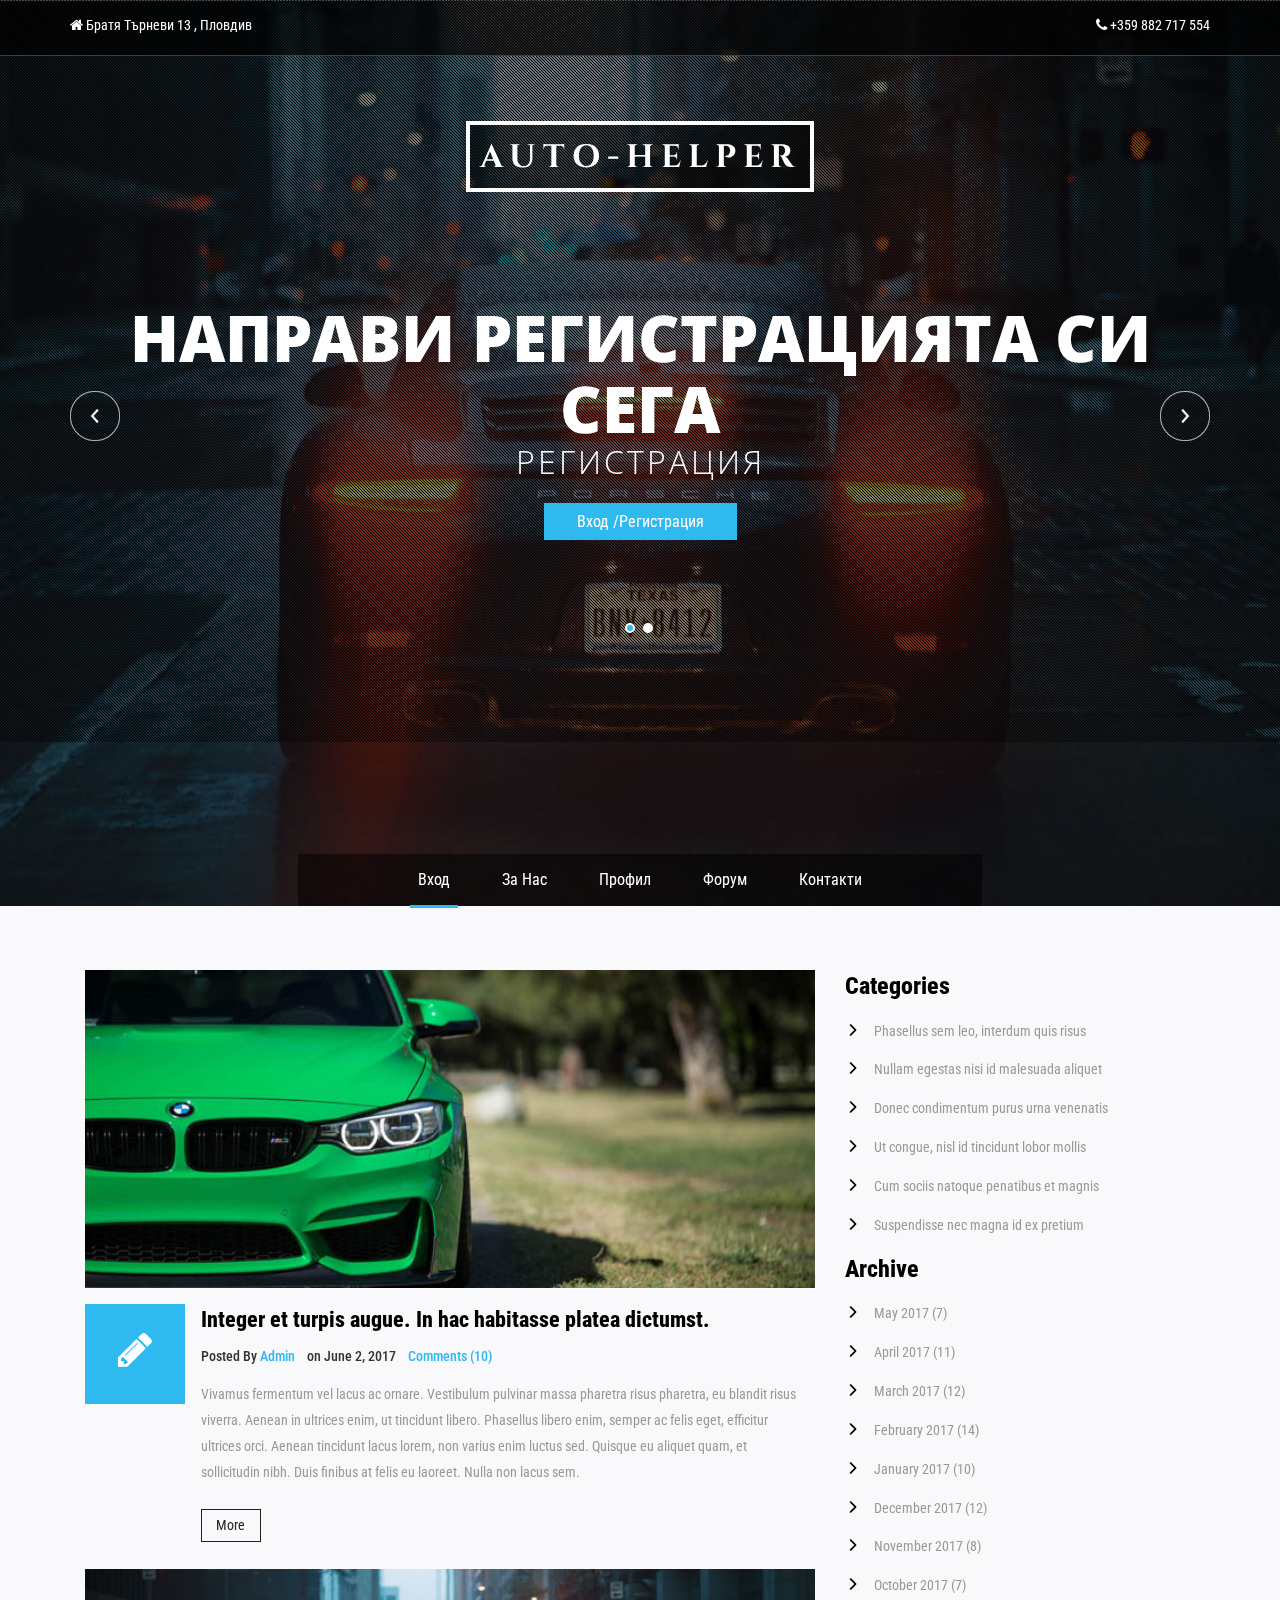
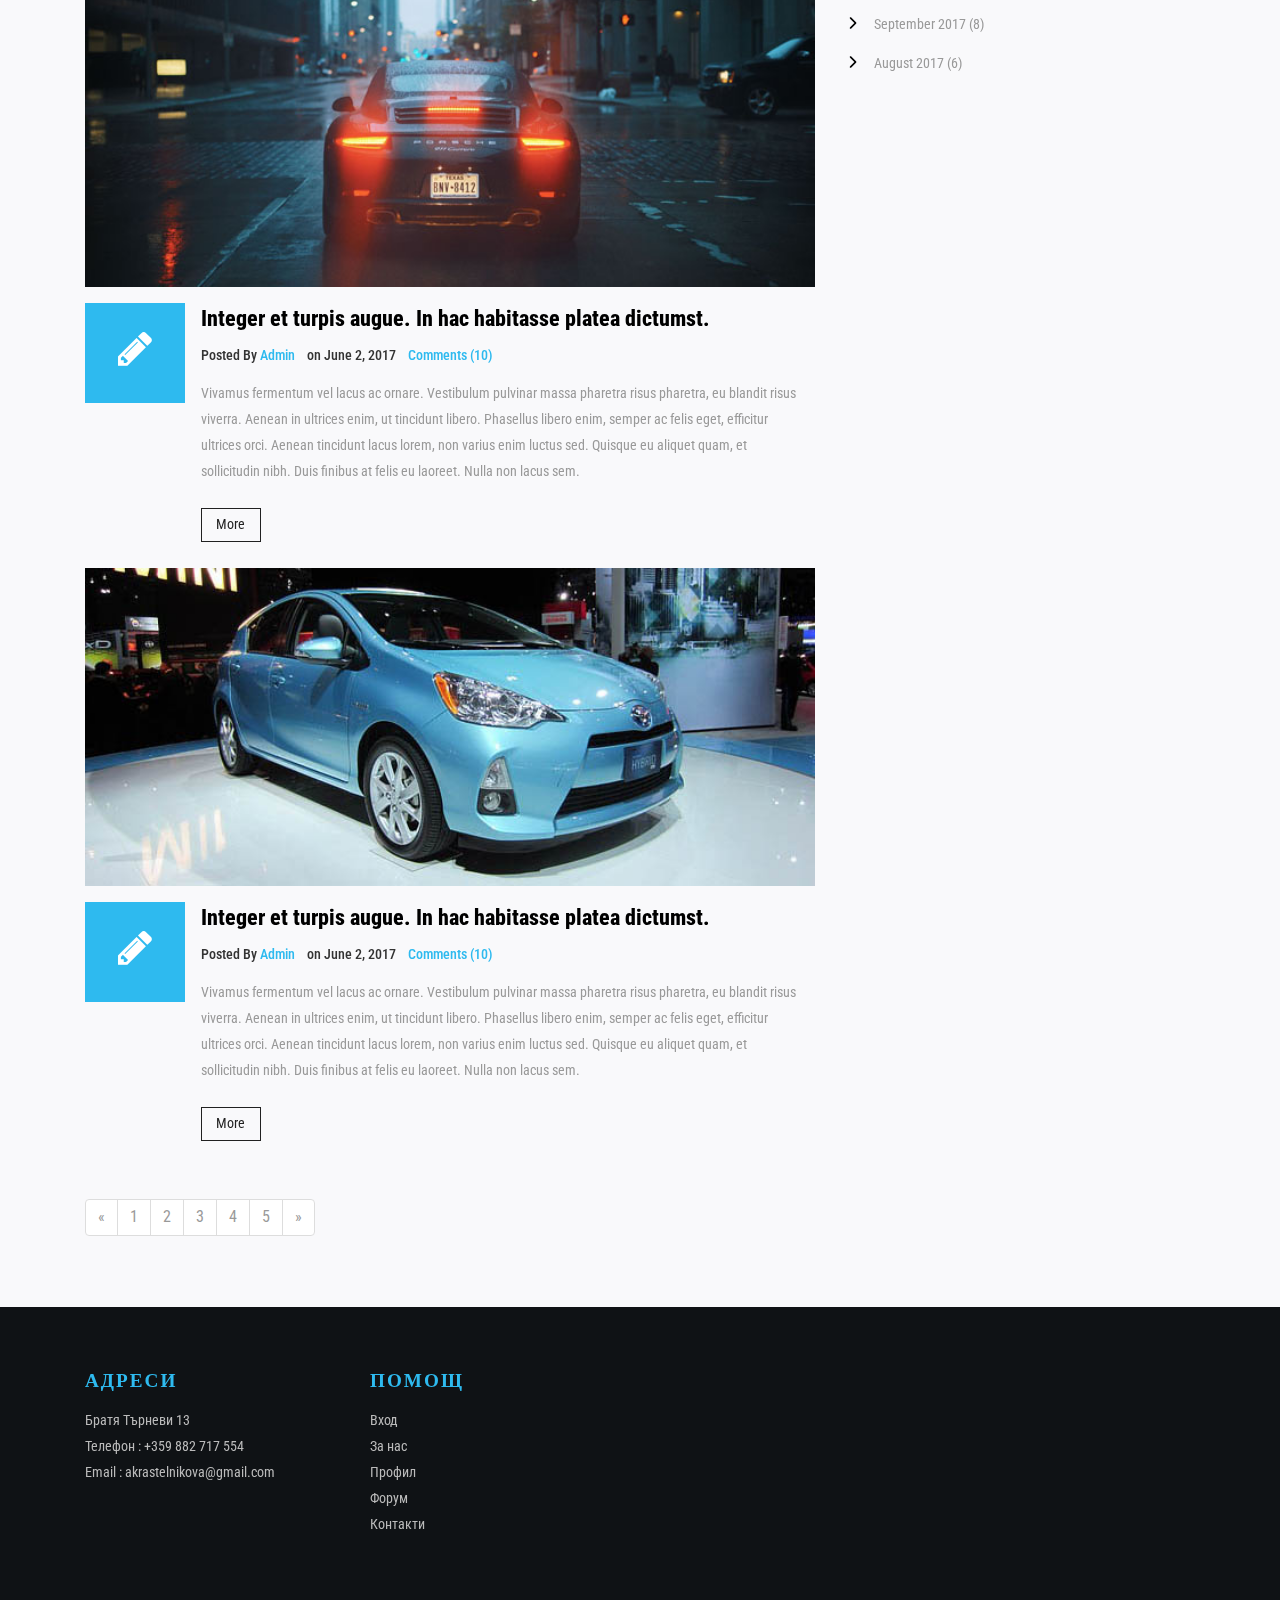
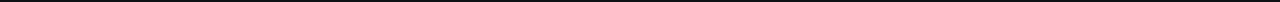
<file: blog.html>
<!--A Design by W3layouts
Author: W3layout
Author URL: http://w3layouts.com
License: Creative Commons Attribution 3.0 Unported
License URL: http://creativecommons.org/licenses/by/3.0/
-->
<?php
session_start();
include 'config.php';
?>
<!DOCTYPE html>
<html lang="en">
<head>
<title>Auto-helper | Home </title>
<meta name="viewport" content="width=device-width, initial-scale=1">
<meta charset="utf-8">
<meta name="keywords" content="Carmotive web, Auto web, Flat Web Templates, Android Compatible web template, 
Smartphone Compatible web template, free webdesigns for Nokia, Samsung, LG, SonyEricsson, Motorola web design" />
<script type="application/x-javascript"> addEventListener("load", function() { setTimeout(hideURLbar, 0); }, false); function hideURLbar(){ window.scrollTo(0,1); } </script>
<!-- bootstrap-css -->
<link href="css/bootstrap.css" rel="stylesheet" type="text/css" media="all" />
<!--// bootstrap-css -->
<!-- css -->
<link rel="stylesheet" href="css/style.css" type="text/css" media="all" />
<!--// css -->
<link rel="stylesheet" href="css/owl.carousel.css" type="text/css" media="all">
<link href="css/owl.theme.css" rel="stylesheet">
<!-- font-awesome icons -->
<link href="css/font-awesome.css" rel="stylesheet"> 
<!-- //font-awesome icons -->
<!-- font -->
<link href="//fonts.googleapis.com/css?family=Cinzel:400,700,900" rel="stylesheet">
<link href="//fonts.googleapis.com/css?family=Open+Sans:300,300i,400,400i,600,600i,700,700i,800,800i" rel="stylesheet">
<link href='//fonts.googleapis.com/css?family=Roboto+Condensed:400,700italic,700,400italic,300italic,300' rel='stylesheet' type='text/css'>
<!-- //font -->
<script src="js/jquery-1.11.1.min.js"></script>
<script src="js/bootstrap.js"></script>
<script type="text/javascript">
	jQuery(document).ready(function($) {
		$(".scroll").click(function(event){		
			event.preventDefault();
			$('html,body').animate({scrollTop:$(this.hash).offset().top},1000);
		});
	});
</script> 
<script>
$(document).ready(function() { 
	$("#owl-demo").owlCarousel({
 
		autoPlay: 3000, //Set AutoPlay to 3 seconds
		autoPlay:true,
		items : 4,
		itemsDesktop : [640,5],
		itemsDesktopSmall : [414,4]
 
	});
	
}); 
</script>
<!--[if lt IE 9]>
  <script src="https://oss.maxcdn.com/libs/html5shiv/3.7.0/html5shiv.js"></script>
<![endif]-->
</head>
<body>
	<!-- banner -->
	<div class="banner jarallax">
		<div class="banner-dot">
			<div class="header-top">
				<div class="container">
					<div class="header-top-left">
						<p><i class="fa fa-home" aria-hidden="true"></i> Братя Търневи 13 , Пловдив</p>
					</div>
					<div class="header-top-right">
						<p><i class="fa fa-phone" aria-hidden="true"></i> +359 882 717 554</p>
					</div>
				</div>
			</div>
			<div class="header">
				<div class="container">
					<div class="header-left">
						<div class="w3layouts-logo">
							<h1>
								<a href="index.php">Auto-Helper</a>
							</h1>
						</div>
					</div>
					<div class="clearfix"> </div>
				</div>
			</div>
			<div class="w3layouts-banner-slider">
				<div class="container">
					<div class="slider">
						<div class="callbacks_container">
							<ul class="rslides callbacks callbacks1" id="slider4">
								<li>
									<div class="agileits-banner-info">
										<h3>Направи регистрацията си сега <span>Регистрация</span></h3>
										<div class="w3-button">
											<a href="reg/index.php">Вход /Регистрация</a>
										</div>
									</div>
								</li>
								<li>
									<div class="agileits-banner-info">
										<h3>Stay connect <span>we will do the rest</span></h3>
										<!--<div class="w3-button">
											<a href="single.html">More</a>-->
										</div>
									</div>
								</li>
							</ul>
						</div>
						<script src="js/responsiveslides.min.js"></script>
						<script>
							// You can also use "$(window).load(function() {"
							$(function () {
							  // Slideshow 4
							  $("#slider4").responsiveSlides({
								auto: true,
								pager:true,
								nav:true,
								speed: 500,
								namespace: "callbacks",
								before: function () {
								  $('.events').append("<li>before event fired.</li>");
								},
								after: function () {
								  $('.events').append("<li>after event fired.</li>");
								}
							  });
						
							});
						 </script>
						<!--banner Slider starts Here-->
					</div>
				</div>
			</div>
			<div class="header-right">
				<div class="container">
						<div class="top-nav">
							<nav class="navbar navbar-default">
								<!--<div class="navbar-header">
									<button type="button" class="navbar-toggle" data-toggle="collapse" data-target="#bs-example-navbar-collapse-1">
										<span class="sr-only">Toggle navigation</span>
										<span class="icon-bar"></span>
										<span class="icon-bar"></span>
										<span class="icon-bar"></span>
									</button>
								</div>-->
								<!--navbar-header-->
								<div class="collapse navbar-collapse" id="bs-example-navbar-collapse-1">
									<ul class="nav navbar-nav navbar-right">
										<li><a href="index.php" class="active">Вход</a></li>
										<li><a href="about.php">За Нас</a></li>
										<li><a href="reg/index.php">Профил</a></li>
										<!--<li class=""><a href="#" class="dropdown-toggle hvr-bounce-to-bottom" data-toggle="dropdown" role="button" aria-haspopup="true" aria-expanded="false">Codes<span class="caret"></span></a>
											<ul class="dropdown-menu"> 
												<li><a class="hvr-bounce-to-bottom" href="icons.html">Icons</a></li>
												<li><a class="hvr-bounce-to-bottom" href="typography.html">Typography</a></li>          
											</ul>
										</li>	-->
										<li><a href="forum.php">Форум</a></li>
										<li><a href="contact.php">Контакти</a></li>
									</ul>	
									<div class="clearfix"> </div>	
								</div>
							</nav>
						</div>
						<div class="clearfix"> </div>
					</div>
			</div>
			<!--<div class="banner-social">
				<div class="container">
					<div class="agileinfo-social-grids">
						<ul>
							<li><a href="#"><i class="fa fa-facebook"></i></a></li>
							<li><a href="#"><i class="fa fa-twitter"></i></a></li>
							<li><a href="#"><i class="fa fa-rss"></i></a></li>
							<li><a href="#"><i class="fa fa-vk"></i></a></li>
						</ul>
					</div>
				</div>
			</div>-->
		</div>
	</div>
	<!-- //banner -->
	<!-- blog -->
	<div class="blog">
		<div class="container">
			<div class="agile-blog-grids">
				<div class="col-md-8 agile-blog-grid-left">
					<div class="agile-blog-grid">
						<div class="agile-blog-grid-left-img">
							<a href="single.html"><img src="images/b2.jpg" alt="" /></a>
						</div>
						<div class="blog-left-grids">
							<div class="blog-left-left">
								<i class="fa fa-pencil" aria-hidden="true"></i>
							</div>
							<div class="blog-left-right">
								<div class="blog-left-right-top">
									<h4><a href="single.html">Integer et turpis augue. In hac habitasse platea dictumst.</a></h4>
									<p>Posted By <a href="#">Admin</a> &nbsp;&nbsp; on June 2, 2017 &nbsp;&nbsp; <a href="#">Comments (10)</a></p>
								</div>
								<div class="blog-left-right-bottom">
									<p>Vivamus fermentum vel lacus ac ornare. Vestibulum pulvinar massa pharetra risus pharetra, eu blandit risus viverra. Aenean in ultrices enim, ut tincidunt libero. Phasellus libero enim, semper ac felis eget, efficitur ultrices orci. Aenean tincidunt lacus lorem, non varius enim luctus sed. Quisque eu aliquet quam, et sollicitudin nibh. Duis finibus at felis eu laoreet. Nulla non lacus sem.</p>
									<a href="single.html">More</a>
								</div>
							</div>
							<div class="clearfix"> </div>
						</div>
					</div>
					<div class="agile-blog-grid">
						<div class="agile-blog-grid-left-img">
							<a href="single.html"><img src="images/b1.jpg" alt="" /></a>
						</div>
						<div class="blog-left-grids">
							<div class="blog-left-left">
								<i class="fa fa-pencil" aria-hidden="true"></i>
							</div>
							<div class="blog-left-right">
								<div class="blog-left-right-top">
									<h4><a href="single.html">Integer et turpis augue. In hac habitasse platea dictumst.</a></h4>
									<p>Posted By <a href="#">Admin</a> &nbsp;&nbsp; on June 2, 2017 &nbsp;&nbsp; <a href="#">Comments (10)</a></p>
								</div>
								<div class="blog-left-right-bottom">
									<p>Vivamus fermentum vel lacus ac ornare. Vestibulum pulvinar massa pharetra risus pharetra, eu blandit risus viverra. Aenean in ultrices enim, ut tincidunt libero. Phasellus libero enim, semper ac felis eget, efficitur ultrices orci. Aenean tincidunt lacus lorem, non varius enim luctus sed. Quisque eu aliquet quam, et sollicitudin nibh. Duis finibus at felis eu laoreet. Nulla non lacus sem.</p>
									<a href="single.html">More</a>
								</div>
							</div>
							<div class="clearfix"> </div>
						</div>
					</div>
					
					<div class="agile-blog-grid">
						<div class="agile-blog-grid-left-img">
							<a href="single.html"><img src="images/b3.jpg" alt="" /></a>
						</div>
						<div class="blog-left-grids">
							<div class="blog-left-left">
								<i class="fa fa-pencil" aria-hidden="true"></i>
							</div>
							<div class="blog-left-right">
								<div class="blog-left-right-top">
									<h4><a href="single.html">Integer et turpis augue. In hac habitasse platea dictumst.</a></h4>
									<p>Posted By <a href="#">Admin</a> &nbsp;&nbsp; on June 2, 2017 &nbsp;&nbsp; <a href="#">Comments (10)</a></p>
								</div>
								<div class="blog-left-right-bottom">
									<p>Vivamus fermentum vel lacus ac ornare. Vestibulum pulvinar massa pharetra risus pharetra, eu blandit risus viverra. Aenean in ultrices enim, ut tincidunt libero. Phasellus libero enim, semper ac felis eget, efficitur ultrices orci. Aenean tincidunt lacus lorem, non varius enim luctus sed. Quisque eu aliquet quam, et sollicitudin nibh. Duis finibus at felis eu laoreet. Nulla non lacus sem.</p>
									<a href="single.html">More</a>
								</div>
							</div>
							<div class="clearfix"> </div>
						</div>
					</div>
					<nav>
						<ul class="pagination">
							<li>
								<a href="#" aria-label="Previous">
									<span aria-hidden="true">«</span>
								</a>
							</li>
							<li><a href="#">1</a></li>
							<li><a href="#">2</a></li>
							<li><a href="#">3</a></li>
							<li><a href="#">4</a></li>
							<li><a href="#">5</a></li>
							<li>
								<a href="#" aria-label="Next">
									<span aria-hidden="true">»</span>
								</a>
							</li>
						</ul>
					</nav>
				</div>
				<div class="col-md-4 agile-blog-grid-right">
					<div class="categories">
						<h3>Categories</h3>
						<ul>
							<li><a href="#">Phasellus sem leo, interdum quis risus</a></li>
							<li><a href="#">Nullam egestas nisi id malesuada aliquet </a></li>
							<li><a href="#"> Donec condimentum purus urna venenatis</a></li>
							<li><a href="#">Ut congue, nisl id tincidunt lobor mollis</a></li>
							<li><a href="#">Cum sociis natoque penatibus et magnis</a></li>
							<li><a href="#">Suspendisse nec magna id ex pretium</a></li>
						</ul>
					</div>
					<div class="categories">
						<h3>Archive</h3>
						<ul class="marked-list offs1">
							<li><a href="#">May 2017 (7)</a></li>
							<li><a href="#">April 2017 (11)</a></li>
							<li><a href="#">March 2017 (12)</a></li>
							<li><a href="#">February 2017 (14)</a> </li>
							<li><a href="#">January 2017 (10)</a></li>    
							<li><a href="#">December 2017 (12)</a></li>
							<li><a href="#">November 2017 (8)</a></li>
							<li><a href="#">October 2017 (7)</a> </li>
							<li><a href="#">September 2017 (8)</a></li>
							<li><a href="#">August 2017 (6)</a></li>                          
						</ul>
					</div>
				</div>
				<div class="clearfix"> </div>
			</div>
		</div>
	</div>
	<!-- //blog -->
		<!-- footer -->
	<div class="w3-agile-footer">
		<div class="container">
			<div class="footer-grids">
				<div class="col-md-3 footer-grid">
					<div class="footer-grid-heading">
						<h4>Адреси</h4>
					</div>
					<div class="footer-grid-info">
							<p>
							<span>Братя Търневи 13</span></p>
						</p>
						<p class="phone">Телефон : +359 882 717 554
							<span>Email : <a href="akrastelnikova@gmail.com">akrastelnikova@gmail.com</a></span>
							
						</p>
					</div>
				</div>
				<div class="col-md-3 footer-grid">
					<div class="footer-grid-heading">
						<h4>Помощ</h4>
					</div>
					<div class="footer-grid-info">
						<ul>
							<li><a href="index.php">Вход</a></li>
							<li><a href="about.php">За нас</a></li>
							<li><a href="reg/index.php">Профил</a></li>
							<!--<li><a href="icons.html">Icons</a></li>-->
							<!--<li><a href="typography.html">Typography</a></li>-->
							<li><a href="forum.php">Форум</a></li>
							<li><a href="contact.php">Контакти</a></li>
						</ul>
					</div>
				</div>
				<!--<div class="col-md-3 footer-grid">
					<div class="footer-grid-heading">
						<h4>Newsletter</h4>
					</div>
					<div class="agile-footer-grid">
						<ul class="w3agile_footer_grid_list">
							<li>Ut aut reiciendis voluptatibus maiores <a href="#">http://example.com</a> alias, ut aut reiciendis.
								<span><i class="fa fa-twitter" aria-hidden="true"></i> 02 days ago</span></li>
							<li>Itaque earum rerum hic tenetur a sapiente delectus <a href="#">http://example.com</a><span><i class="fa fa-twitter" aria-hidden="true"></i> 03 days ago</span></li>
						</ul>
					</div>
				</div>
				<div class="col-md-3 footer-grid">
					<div class="footer-grid-heading">
						<h4>Follow</h4>
					</div>
					<div class="social">
						<ul>
							<li><a href="#"><i class="fa fa-facebook"></i></a></li>
							<li><a href="#"><i class="fa fa-twitter"></i></a></li>
							<li><a href="#"><i class="fa fa-rss"></i></a></li>
							<li><a href="#"><i class="fa fa-vk"></i></a></li>
						</ul>
					</div>
				</div>
				<div class="clearfix"> </div>
			</div>
			<div class="agileits-w3layouts-copyright">
				<p>© 2017 Carmotive . All Rights Reserved | Design by <a href="http://w3layouts.com/"> W3layouts</a> </p>
			</div>
		</div>
	</div>-->
	<!-- //footer -->
	<script src="js/jarallax.js"></script>
	<script src="js/SmoothScroll.min.js"></script>
	<script type="text/javascript">
		/* init Jarallax */
		$('.jarallax').jarallax({
			speed: 0.5,
			imgWidth: 1366,
			imgHeight: 768
		})
	</script>

	<script src="js/responsiveslides.min.js"></script>
	<script type="text/javascript" src="js/move-top.js"></script>
	<script type="text/javascript" src="js/easing.js"></script>
	<!-- here stars scrolling icon -->
	<script type="text/javascript">
		$(document).ready(function() {
			/*
				var defaults = {
				containerID: 'toTop', // fading element id
				containerHoverID: 'toTopHover', // fading element hover id
				scrollSpeed: 1200,
				easingType: 'linear' 
				};
			*/
								
			$().UItoTop({ easingType: 'easeOutQuart' });
								
			});
	</script>
<!-- //here ends scrolling icon -->
<script src="js/owl.carousel.js"></script>  
</body>	
</html>
</file>
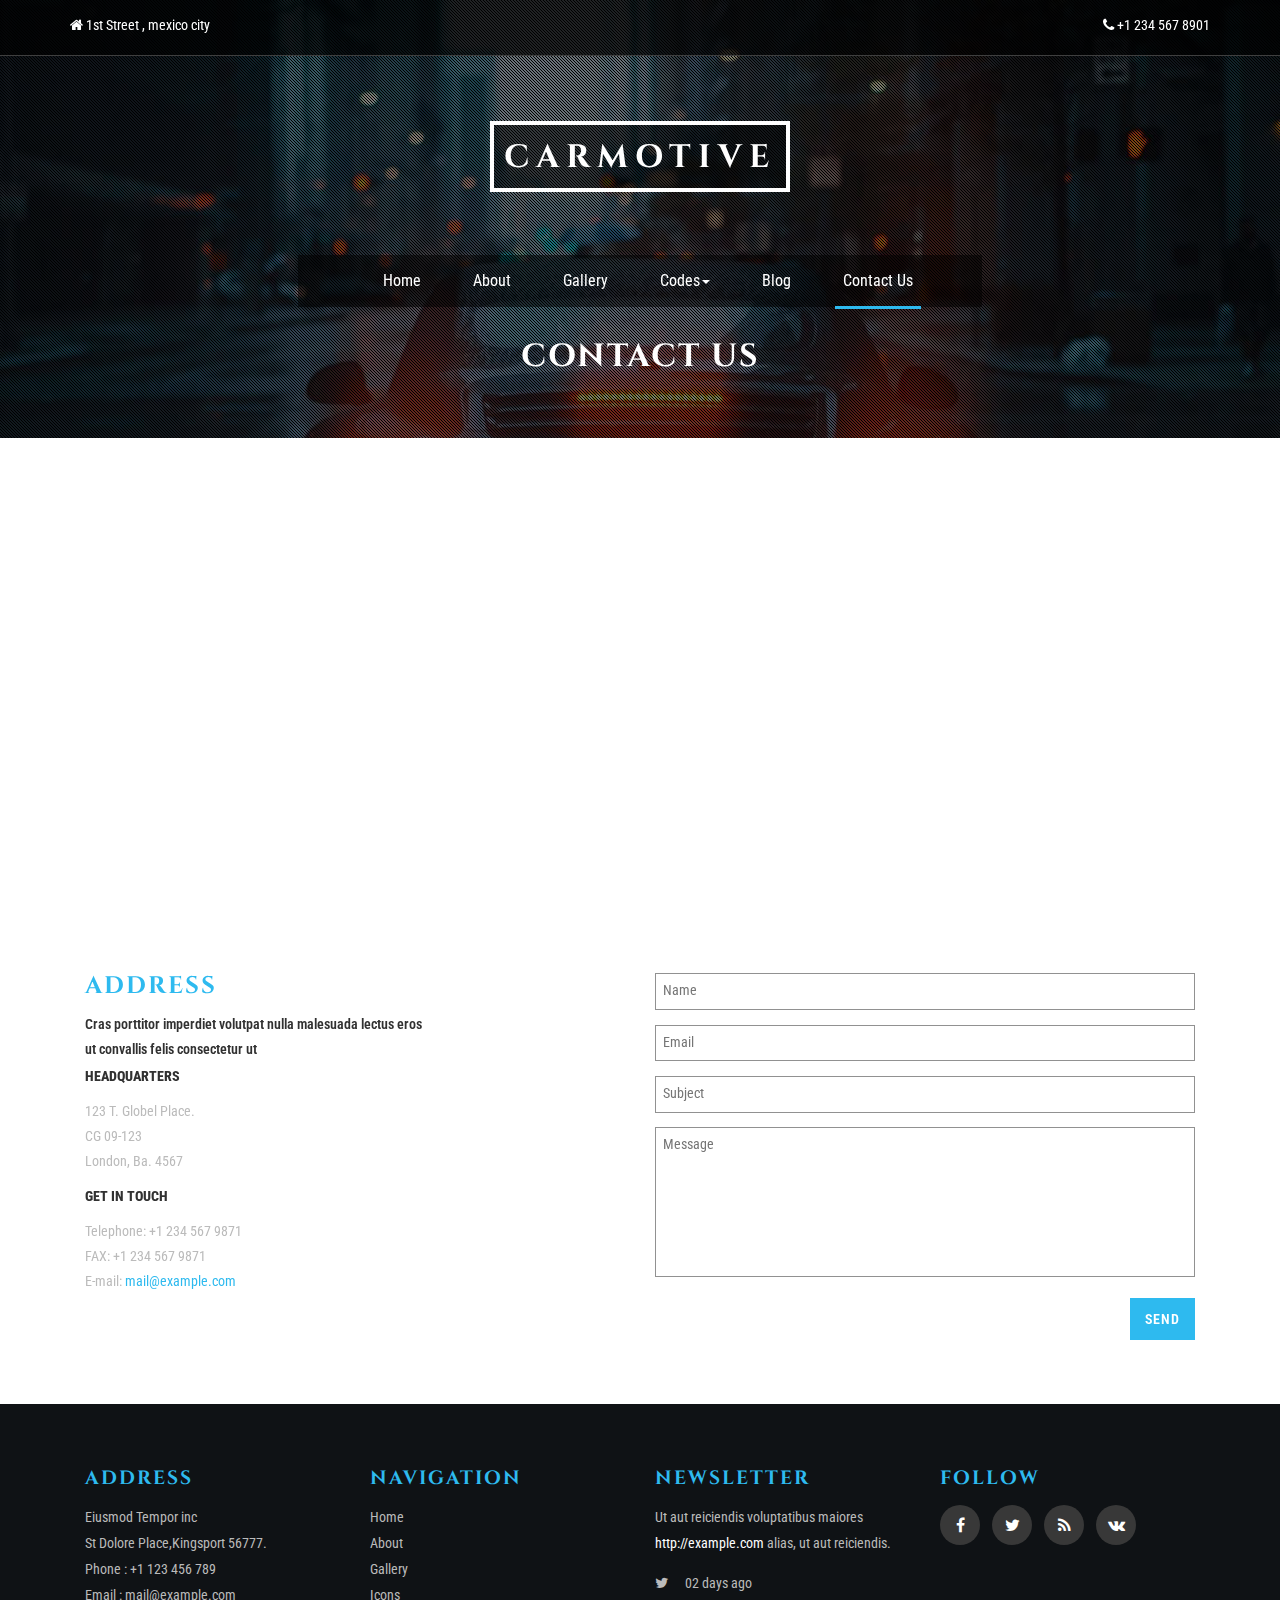
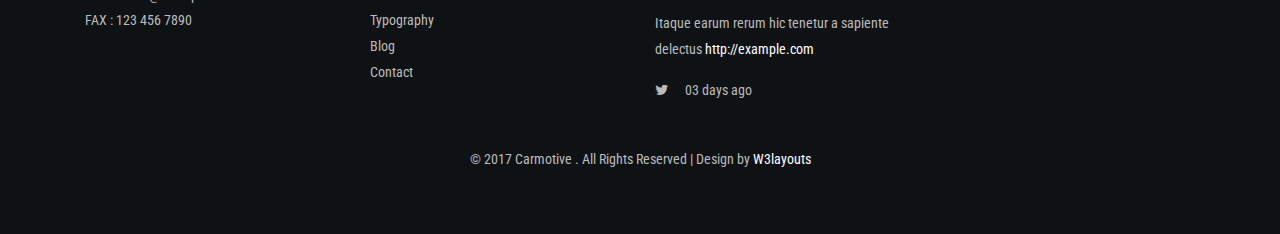
<file: contact.html>
<!--A Design by W3layouts
Author: W3layout
Author URL: http://w3layouts.com
License: Creative Commons Attribution 3.0 Unported
License URL: http://creativecommons.org/licenses/by/3.0/
-->
<!DOCTYPE html>
<html lang="en">
<head>
<title>Carmotive an Industrial Category Bootstrap responsive Website Template | Contact :: w3layouts</title>
<meta name="viewport" content="width=device-width, initial-scale=1">
<meta charset="utf-8">
<meta name="keywords" content="Carmotive Responsive web template, Bootstrap Web Templates, Flat Web Templates, Android Compatible web template, 
Smartphone Compatible web template, free webdesigns for Nokia, Samsung, LG, SonyEricsson, Motorola web design" />
<script type="application/x-javascript"> addEventListener("load", function() { setTimeout(hideURLbar, 0); }, false); function hideURLbar(){ window.scrollTo(0,1); } </script>
<!-- bootstrap-css -->
<link href="css/bootstrap.css" rel="stylesheet" type="text/css" media="all" />
<!--// bootstrap-css -->
<!-- css -->
<link rel="stylesheet" href="css/style.css" type="text/css" media="all" />
<!--// css -->
<!-- font-awesome icons -->
<link href="css/font-awesome.css" rel="stylesheet"> 
<!-- //font-awesome icons -->
<!-- font -->
<link href="//fonts.googleapis.com/css?family=Cinzel:400,700,900" rel="stylesheet">
<link href="//fonts.googleapis.com/css?family=Open+Sans:300,300i,400,400i,600,600i,700,700i,800,800i" rel="stylesheet">
<link href='//fonts.googleapis.com/css?family=Roboto+Condensed:400,700italic,700,400italic,300italic,300' rel='stylesheet' type='text/css'>
<!-- //font -->
<script src="js/jquery-1.11.1.min.js"></script>
<script src="js/bootstrap.js"></script>
<script type="text/javascript">
	jQuery(document).ready(function($) {
		$(".scroll").click(function(event){		
			event.preventDefault();
			$('html,body').animate({scrollTop:$(this.hash).offset().top},1000);
		});
	});
</script> 
<!--[if lt IE 9]>
  <script src="https://oss.maxcdn.com/libs/html5shiv/3.7.0/html5shiv.js"></script>
<![endif]-->
</head>
<body>
	<!-- banner -->
	<div class="banner jarallax">
		<div class="banner-dot">
			<div class="header-top">
				<div class="container">
					<div class="header-top-left">
						<p><i class="fa fa-home" aria-hidden="true"></i> 1st Street , mexico city</p>
					</div>
					<div class="header-top-right">
						<p><i class="fa fa-phone" aria-hidden="true"></i> +1 234 567 8901</p>
					</div>
				</div>
			</div>
			<div class="header">
				<div class="container">
					<div class="header-left">
						<div class="w3layouts-logo">
							<h1>
								<a href="index.html">Carmotive</a>
							</h1>
						</div>
					</div>
					<div class="clearfix"> </div>
				</div>
			</div>
			
			<div class="header-right about-top">
				<div class="container">
						<div class="top-nav">
							<nav class="navbar navbar-default">
								<div class="navbar-header">
									<button type="button" class="navbar-toggle" data-toggle="collapse" data-target="#bs-example-navbar-collapse-1">
										<span class="sr-only">Toggle navigation</span>
										<span class="icon-bar"></span>
										<span class="icon-bar"></span>
										<span class="icon-bar"></span>
									</button>
								</div>
								<!--navbar-header-->
								<div class="collapse navbar-collapse" id="bs-example-navbar-collapse-1">
									<ul class="nav navbar-nav navbar-right">
										<li><a href="index.html">Home</a></li>
										<li><a href="about.html">About</a></li>
										<li><a href="gallery.html">Gallery</a></li>
										<li class=""><a href="#" class="dropdown-toggle hvr-bounce-to-bottom" data-toggle="dropdown" role="button" aria-haspopup="true" aria-expanded="false">Codes<span class="caret"></span></a>
											<ul class="dropdown-menu">
												<li><a class="hvr-bounce-to-bottom" href="icons.html">Icons</a></li>
												<li><a class="hvr-bounce-to-bottom" href="typography.html">Typography</a></li>          
											</ul>
										</li>	
										<li><a href="blog.html">Blog</a></li>
										<li><a href="contact.html" class="active">Contact Us</a></li>
									</ul>	
									<div class="clearfix"> </div>	
								</div>
							</nav>
						</div>
						<div class="clearfix"> </div>
					</div>
			</div>
			<div class="wthree-heading">
				<h2>Contact Us</h2>
			</div>
		</div>
	</div>
	<!-- //banner -->
	<!-- contact -->
	<div class="contact-top">
		<!-- container -->
		<div class="container">
			<div class="map">
				<iframe src="https://www.google.com/maps/embed?pb=!1m14!1m12!1m3!1d158858.18237072596!2d-0.10159865000003898!3d51.52864165000001!2m3!1f0!2f0!3f0!3m2!1i1024!2i768!4f13.1!5e0!3m2!1sen!2sin!4v1436514341845" allowfullscreen></iframe>
			</div>
			<div class="mail-grids">
				<div class="col-md-6 mail-grid-left">
					<h3>Address</h3>
					<h5>Cras porttitor imperdiet volutpat nulla malesuada lectus eros <span>ut convallis felis consectetur ut </span></h5>
					<h4>Headquarters</h4>
					<p>123 T. Globel Place.
						<span>CG 09-123</span>
						London, Ba. 4567
					</p>
					<h4>Get In Touch</h4>
					<p>Telephone: +1 234 567 9871
						<span>FAX: +1 234 567 9871</span>
						E-mail: <a href="mailto:info@example.com">mail@example.com</a>
					</p>
				</div>
				<div class="col-md-6 contact-form">
					<form action="#" method="post">
						<input type="text" name="Name" placeholder="Name" required="">
						<input type="email" name="Email" placeholder="Email" required="">
						<input type="text" name="Subject" placeholder="Subject" required="">
						<textarea name="Message" placeholder="Message" required=""></textarea>
						<input type="submit" value="SEND">
					</form>
				</div>
				<div class="clearfix"> </div>
			</div>
		</div>
		<!-- //container -->
	</div>
	<!-- //contact -->
	<!-- footer -->
	<div class="w3-agile-footer">
		<div class="container">
			<div class="footer-grids">
				<div class="col-md-3 footer-grid">
					<div class="footer-grid-heading">
						<h4>Address</h4>
					</div>
					<div class="footer-grid-info">
						<p>Eiusmod Tempor inc
							<span>St Dolore Place,Kingsport 56777.</span>
						</p>
						<p class="phone">Phone : +1 123 456 789
							<span>Email : <a href="mailto:example@email.com">mail@example.com</a></span>
							<span>FAX : <a href="mailto:example@email.com">123 456 7890</a></span>
						</p>
					</div>
				</div>
				<div class="col-md-3 footer-grid">
					<div class="footer-grid-heading">
						<h4>Navigation</h4>
					</div>
					<div class="footer-grid-info">
						<ul>
							<li><a href="index.html">Home</a></li>
							<li><a href="about.html">About</a></li>
							<li><a href="gallery.html">Gallery</a></li>
							<li><a href="icons.html">Icons</a></li>
							<li><a href="typography.html">Typography</a></li>
							<li><a href="blog.html">Blog</a></li>
							<li><a href="contact.html">Contact</a></li>
						</ul>
					</div>
				</div>
				<div class="col-md-3 footer-grid">
					<div class="footer-grid-heading">
						<h4>Newsletter</h4>
					</div>
					<div class="agile-footer-grid">
						<ul class="w3agile_footer_grid_list">
							<li>Ut aut reiciendis voluptatibus maiores <a href="#">http://example.com</a> alias, ut aut reiciendis.
								<span><i class="fa fa-twitter" aria-hidden="true"></i> 02 days ago</span></li>
							<li>Itaque earum rerum hic tenetur a sapiente delectus <a href="#">http://example.com</a><span><i class="fa fa-twitter" aria-hidden="true"></i> 03 days ago</span></li>
						</ul>
					</div>
				</div>
				<div class="col-md-3 footer-grid">
					<div class="footer-grid-heading">
						<h4>Follow</h4>
					</div>
					<div class="social">
						<ul>
							<li><a href="#"><i class="fa fa-facebook"></i></a></li>
							<li><a href="#"><i class="fa fa-twitter"></i></a></li>
							<li><a href="#"><i class="fa fa-rss"></i></a></li>
							<li><a href="#"><i class="fa fa-vk"></i></a></li>
						</ul>
					</div>
				</div>
				<div class="clearfix"> </div>
			</div>
			<div class="agileits-w3layouts-copyright">
				<p>© 2017 Carmotive . All Rights Reserved | Design by <a href="http://w3layouts.com/"> W3layouts</a> </p>
			</div>
		</div>
	</div>
	<!-- //footer -->
	<script src="js/jarallax.js"></script>
	<script src="js/SmoothScroll.min.js"></script>
	<script type="text/javascript">
		/* init Jarallax */
		$('.jarallax').jarallax({
			speed: 0.5,
			imgWidth: 1366,
			imgHeight: 768
		})
	</script>

	<script type="text/javascript" src="js/move-top.js"></script>
	<script type="text/javascript" src="js/easing.js"></script>
	<!-- here stars scrolling icon -->
	<script type="text/javascript">
		$(document).ready(function() {
			/*
				var defaults = {
				containerID: 'toTop', // fading element id
				containerHoverID: 'toTopHover', // fading element hover id
				scrollSpeed: 1200,
				easingType: 'linear' 
				};
			*/
								
			$().UItoTop({ easingType: 'easeOutQuart' });
								
			});
	</script>
<!-- //here ends scrolling icon -->
</body>	
</html>
</file>
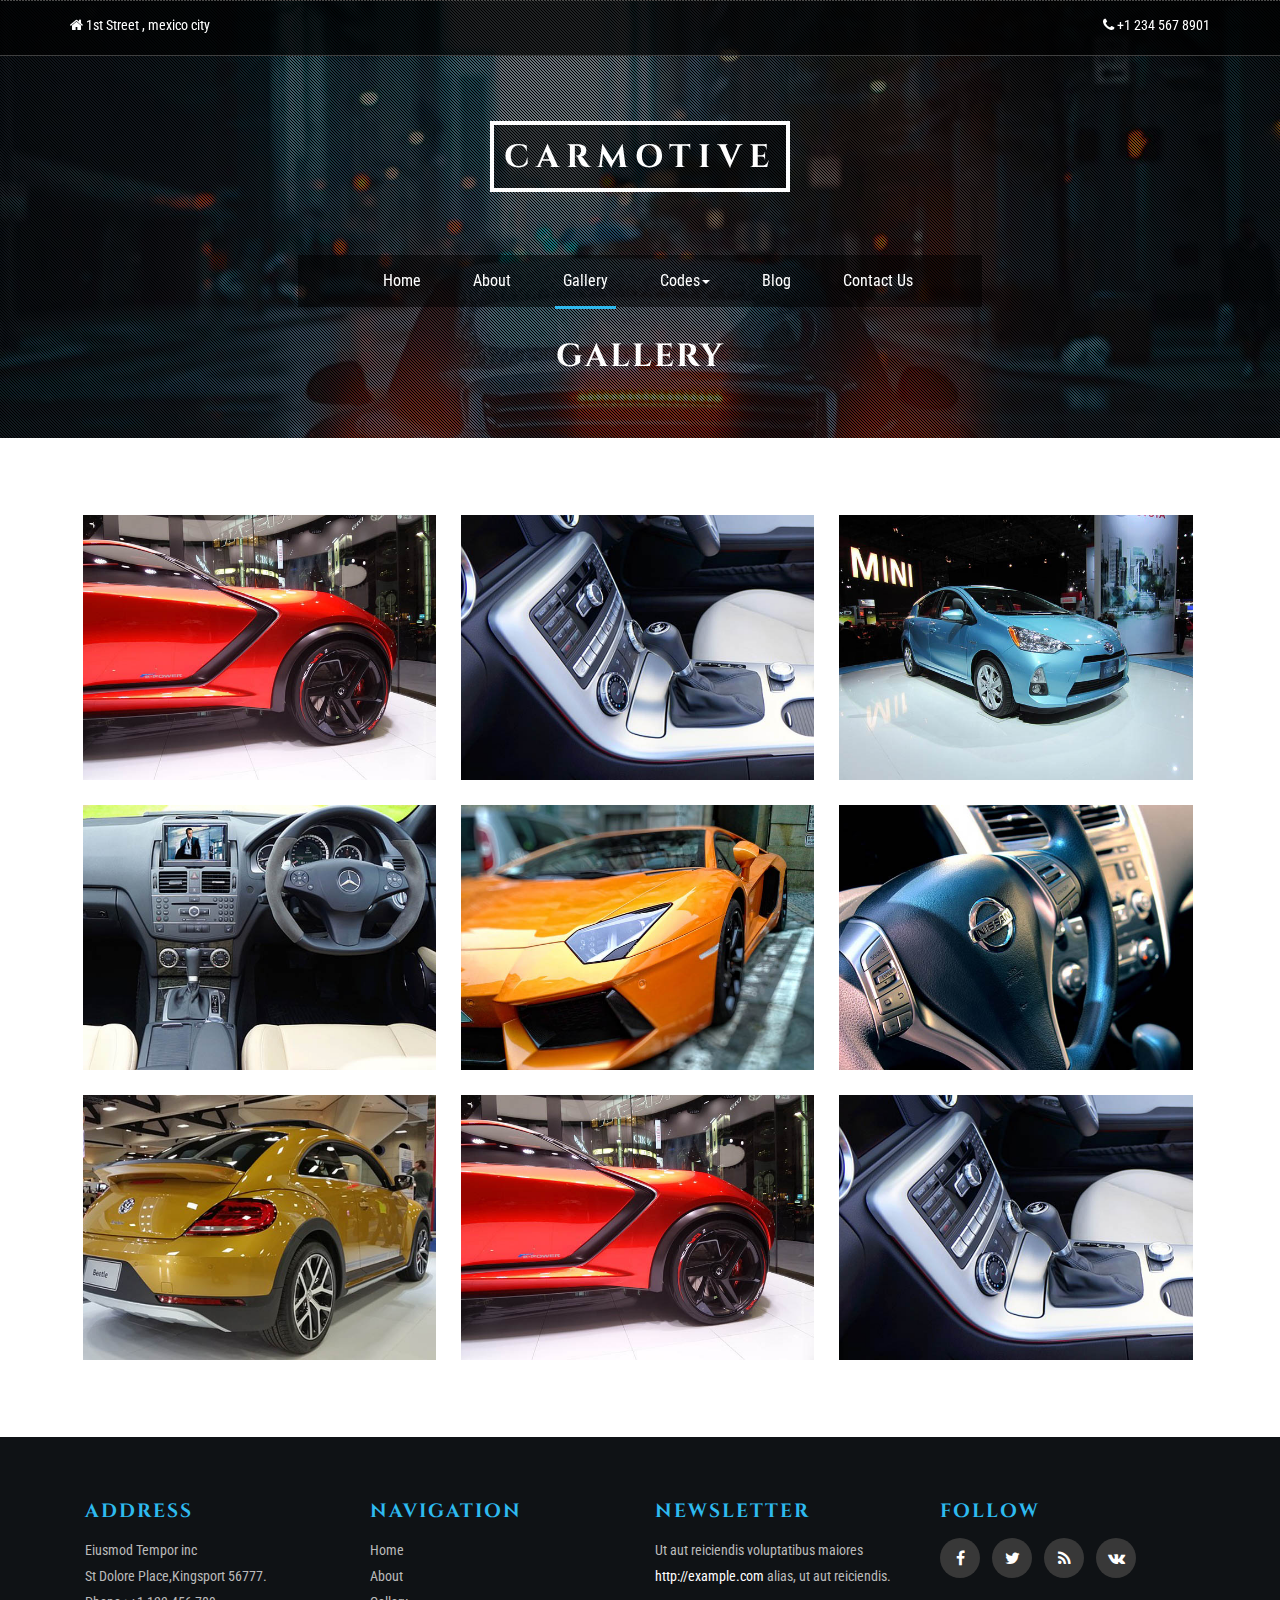
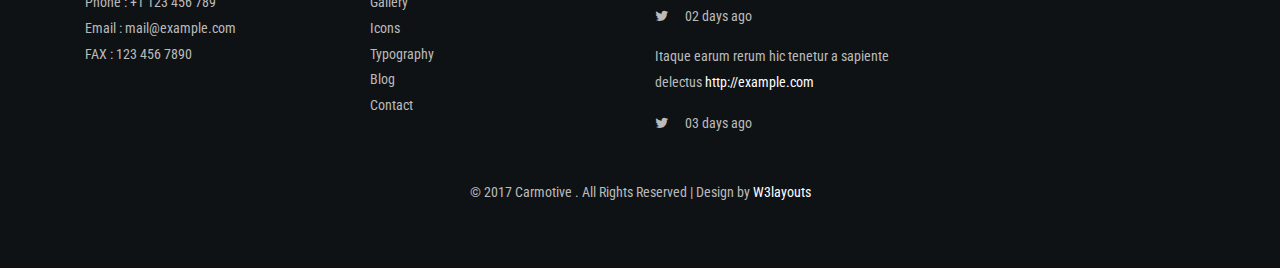
<file: gallery.html>
<!--A Design by W3layouts
Author: W3layout
Author URL: http://w3layouts.com
License: Creative Commons Attribution 3.0 Unported
License URL: http://creativecommons.org/licenses/by/3.0/
-->
<!DOCTYPE html>
<html lang="en">
<head>
<title>Carmotive an Industrial Category Bootstrap responsive Website Template | Gallery :: w3layouts</title>
<meta name="viewport" content="width=device-width, initial-scale=1">
<meta charset="utf-8">
<meta name="keywords" content="Carmotive Responsive web template, Bootstrap Web Templates, Flat Web Templates, Android Compatible web template, 
Smartphone Compatible web template, free webdesigns for Nokia, Samsung, LG, SonyEricsson, Motorola web design" />
<script type="application/x-javascript"> addEventListener("load", function() { setTimeout(hideURLbar, 0); }, false); function hideURLbar(){ window.scrollTo(0,1); } </script>
<!-- bootstrap-css -->
<link href="css/bootstrap.css" rel="stylesheet" type="text/css" media="all" />
<!--// bootstrap-css -->
<!-- css -->
<link rel="stylesheet" href="css/style.css" type="text/css" media="all" />
<!--// css -->
<!-- font-awesome icons -->
<link href="css/font-awesome.css" rel="stylesheet"> 
<!-- //font-awesome icons -->
<link rel="stylesheet" href="css/swipebox.css">
<!-- font -->
<link href="//fonts.googleapis.com/css?family=Cinzel:400,700,900" rel="stylesheet">
<link href="//fonts.googleapis.com/css?family=Open+Sans:300,300i,400,400i,600,600i,700,700i,800,800i" rel="stylesheet">
<link href='//fonts.googleapis.com/css?family=Roboto+Condensed:400,700italic,700,400italic,300italic,300' rel='stylesheet' type='text/css'>
<!-- //font -->
<script src="js/jquery-1.11.1.min.js"></script>
<script src="js/bootstrap.js"></script>
<script type="text/javascript">
	jQuery(document).ready(function($) {
		$(".scroll").click(function(event){		
			event.preventDefault();
			$('html,body').animate({scrollTop:$(this.hash).offset().top},1000);
		});
	});
</script> 
<!--[if lt IE 9]>
  <script src="https://oss.maxcdn.com/libs/html5shiv/3.7.0/html5shiv.js"></script>
<![endif]-->
</head>
<body>
	<!-- banner -->
	<div class="banner jarallax">
		<div class="banner-dot">
			<div class="header-top">
				<div class="container">
					<div class="header-top-left">
						<p><i class="fa fa-home" aria-hidden="true"></i> 1st Street , mexico city</p>
					</div>
					<div class="header-top-right">
						<p><i class="fa fa-phone" aria-hidden="true"></i> +1 234 567 8901</p>
					</div>
				</div>
			</div>
			<div class="header">
				<div class="container">
					<div class="header-left">
						<div class="w3layouts-logo">
							<h1>
								<a href="index.html">Carmotive</a>
							</h1>
						</div>
					</div>
					<div class="clearfix"> </div>
				</div>
			</div>
			
			<div class="header-right about-top">
				<div class="container">
						<div class="top-nav">
							<nav class="navbar navbar-default">
								<div class="navbar-header">
									<button type="button" class="navbar-toggle" data-toggle="collapse" data-target="#bs-example-navbar-collapse-1">
										<span class="sr-only">Toggle navigation</span>
										<span class="icon-bar"></span>
										<span class="icon-bar"></span>
										<span class="icon-bar"></span>
									</button>
								</div>
								<!--navbar-header-->
								<div class="collapse navbar-collapse" id="bs-example-navbar-collapse-1">
									<ul class="nav navbar-nav navbar-right">
										<li><a href="index.html">Home</a></li>
										<li><a href="about.html">About</a></li>
										<li><a href="gallery.html" class="active">Gallery</a></li>
										<li class=""><a href="#" class="dropdown-toggle hvr-bounce-to-bottom" data-toggle="dropdown" role="button" aria-haspopup="true" aria-expanded="false">Codes<span class="caret"></span></a>
											<ul class="dropdown-menu">
												<li><a class="hvr-bounce-to-bottom" href="icons.html">Icons</a></li>
												<li><a class="hvr-bounce-to-bottom" href="typography.html">Typography</a></li>          
											</ul>
										</li>	
										<li><a href="blog.html">Blog</a></li>
										<li><a href="contact.html">Contact Us</a></li>
									</ul>	
									<div class="clearfix"> </div>	
								</div>
							</nav>
						</div>
						<div class="clearfix"> </div>
					</div>
			</div>
			<div class="wthree-heading">
				<h2>Gallery</h2>
			</div>
		</div>
	</div>
	<!-- //banner -->
	<!-- gallery -->
	<div class="gallery">
		<div class="container">
			<div class="gallery-grids">
					<ul id="da-thumbs" class="da-thumbs">
						<li>
							<a href="images/w1.jpg" class=" mask b-link-stripe b-animate-go   swipebox"  title="">
								<img src="images/w1.jpg" alt="" />
							</a>
						</li>
						<li>
							<a href="images/w2.jpg" class=" mask b-link-stripe b-animate-go   swipebox"  title="">
								<img src="images/w2.jpg" alt="" />
							</a>
						</li>
						<li>
							<a href="images/w3.jpg" class=" mask b-link-stripe b-animate-go   swipebox"  title="">
								<img src="images/w3.jpg" alt="" />
							</a>
						</li>
						<li>
							<a href="images/w4.jpg" class=" mask b-link-stripe b-animate-go   swipebox"  title="">
								<img src="images/w4.jpg" alt="" />
							</a>
						</li>
						<li>	
							<a href="images/w5.jpg" class=" mask b-link-stripe b-animate-go   swipebox"  title="">
								<img src="images/w5.jpg" alt="" />
							</a>
						</li>
						<li>
							<a href="images/w6.jpg" class=" mask b-link-stripe b-animate-go   swipebox"  title="">
								<img src="images/w6.jpg" alt="" />
							</a>
						</li>
						<li>
							<a href="images/w7.jpg" class=" mask b-link-stripe b-animate-go   swipebox"  title="">
								<img src="images/w7.jpg" alt="" />
							</a>
						</li>
						<li>
							<a href="images/w1.jpg" class=" mask b-link-stripe b-animate-go   swipebox"  title="">
								<img src="images/w1.jpg" alt="" />
							</a>
						</li>
						<li>
							<a href="images/w2.jpg" class=" mask b-link-stripe b-animate-go   swipebox"  title="">
								<img src="images/w2.jpg" alt="" />
							</a>
						</li>
					</ul>
					<div class="clearfix"> </div>
				
				<!--swipebox -->	
				<script src="js/jquery.swipebox.min.js"></script> 
				<script type="text/javascript">
					jQuery(function($) {
						$(".swipebox").swipebox();
					});
				</script>
				<!--//swipebox Ends -->
			</div>
		</div>
	</div>
	<!-- //gallery -->
	<!-- footer -->
	<div class="w3-agile-footer">
		<div class="container">
			<div class="footer-grids">
				<div class="col-md-3 footer-grid">
					<div class="footer-grid-heading">
						<h4>Address</h4>
					</div>
					<div class="footer-grid-info">
						<p>Eiusmod Tempor inc
							<span>St Dolore Place,Kingsport 56777.</span>
						</p>
						<p class="phone">Phone : +1 123 456 789
							<span>Email : <a href="mailto:example@email.com">mail@example.com</a></span>
							<span>FAX : <a href="mailto:example@email.com">123 456 7890</a></span>
						</p>
					</div>
				</div>
				<div class="col-md-3 footer-grid">
					<div class="footer-grid-heading">
						<h4>Navigation</h4>
					</div>
					<div class="footer-grid-info">
						<ul>
							<li><a href="index.html">Home</a></li>
							<li><a href="about.html">About</a></li>
							<li><a href="gallery.html">Gallery</a></li>
							<li><a href="icons.html">Icons</a></li>
							<li><a href="typography.html">Typography</a></li>
							<li><a href="blog.html">Blog</a></li>
							<li><a href="contact.html">Contact</a></li>
						</ul>
					</div>
				</div>
				<div class="col-md-3 footer-grid">
					<div class="footer-grid-heading">
						<h4>Newsletter</h4>
					</div>
					<div class="agile-footer-grid">
						<ul class="w3agile_footer_grid_list">
							<li>Ut aut reiciendis voluptatibus maiores <a href="#">http://example.com</a> alias, ut aut reiciendis.
								<span><i class="fa fa-twitter" aria-hidden="true"></i> 02 days ago</span></li>
							<li>Itaque earum rerum hic tenetur a sapiente delectus <a href="#">http://example.com</a><span><i class="fa fa-twitter" aria-hidden="true"></i> 03 days ago</span></li>
						</ul>
					</div>
				</div>
				<div class="col-md-3 footer-grid">
					<div class="footer-grid-heading">
						<h4>Follow</h4>
					</div>
					<div class="social">
						<ul>
							<li><a href="#"><i class="fa fa-facebook"></i></a></li>
							<li><a href="#"><i class="fa fa-twitter"></i></a></li>
							<li><a href="#"><i class="fa fa-rss"></i></a></li>
							<li><a href="#"><i class="fa fa-vk"></i></a></li>
						</ul>
					</div>
				</div>
				<div class="clearfix"> </div>
			</div>
			<div class="agileits-w3layouts-copyright">
				<p>© 2017 Carmotive . All Rights Reserved | Design by <a href="http://w3layouts.com/"> W3layouts</a> </p>
			</div>
		</div>
	</div>
	<!-- //footer -->
	<script src="js/jarallax.js"></script>
	<script src="js/SmoothScroll.min.js"></script>
	<script type="text/javascript">
		/* init Jarallax */
		$('.jarallax').jarallax({
			speed: 0.5,
			imgWidth: 1366,
			imgHeight: 768
		})
	</script>

	<script type="text/javascript" src="js/move-top.js"></script>
	<script type="text/javascript" src="js/easing.js"></script>
	<!-- here stars scrolling icon -->
	<script type="text/javascript">
		$(document).ready(function() {
			/*
				var defaults = {
				containerID: 'toTop', // fading element id
				containerHoverID: 'toTopHover', // fading element hover id
				scrollSpeed: 1200,
				easingType: 'linear' 
				};
			*/
								
			$().UItoTop({ easingType: 'easeOutQuart' });
								
			});
	</script>
	<!-- //here ends scrolling icon -->
</body>	
</html>
</file>
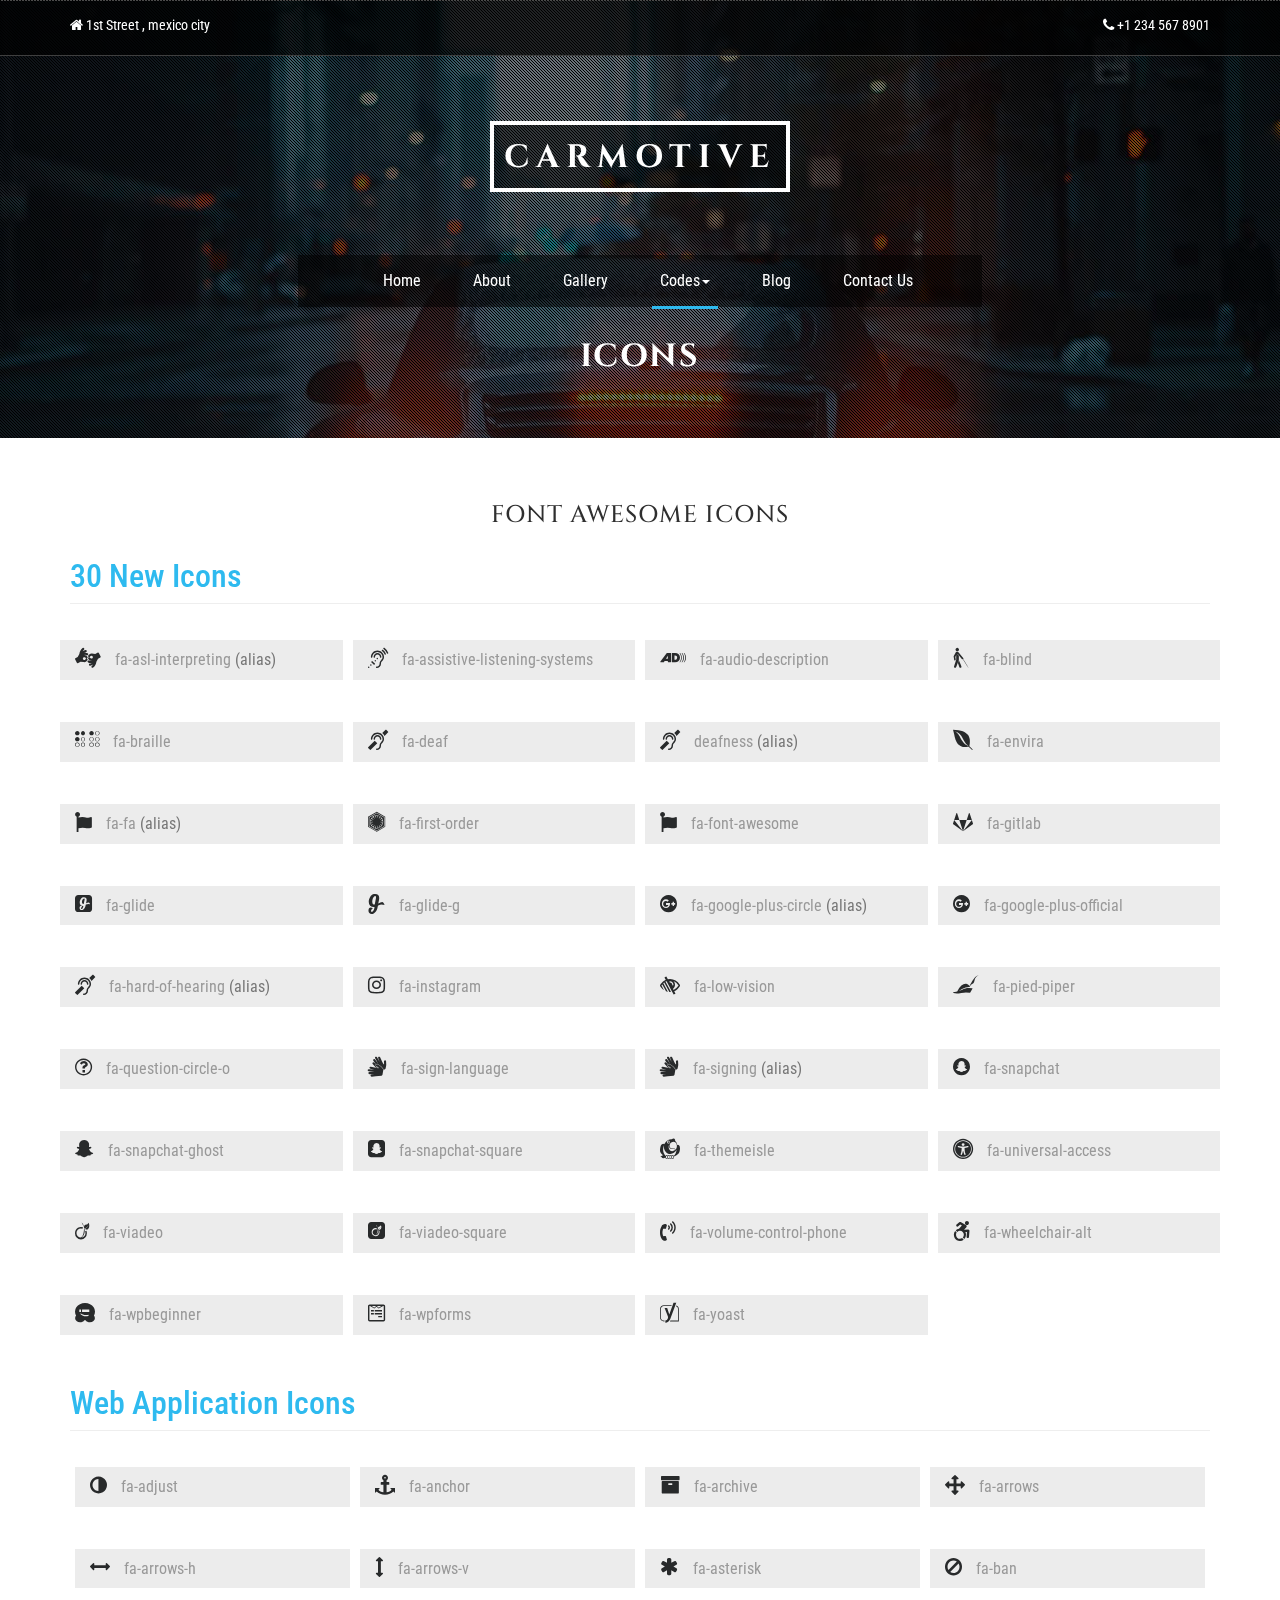
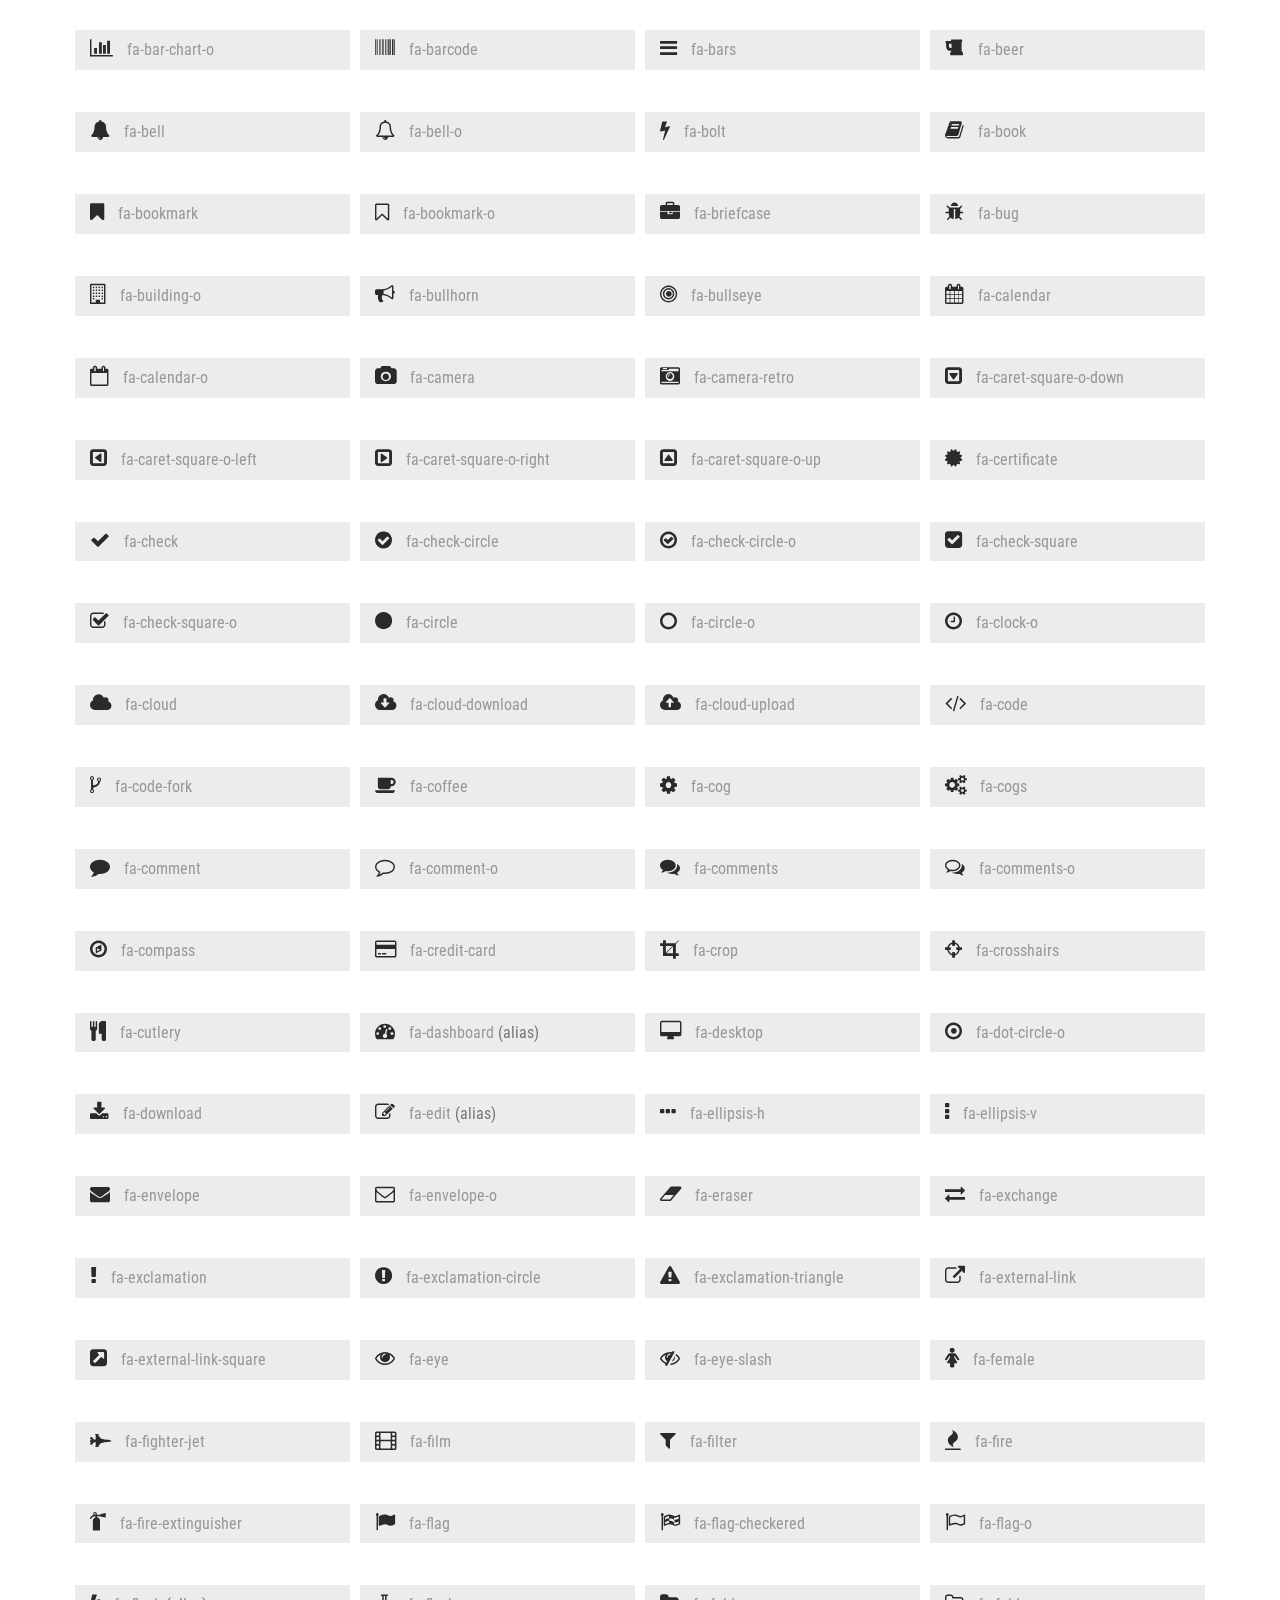
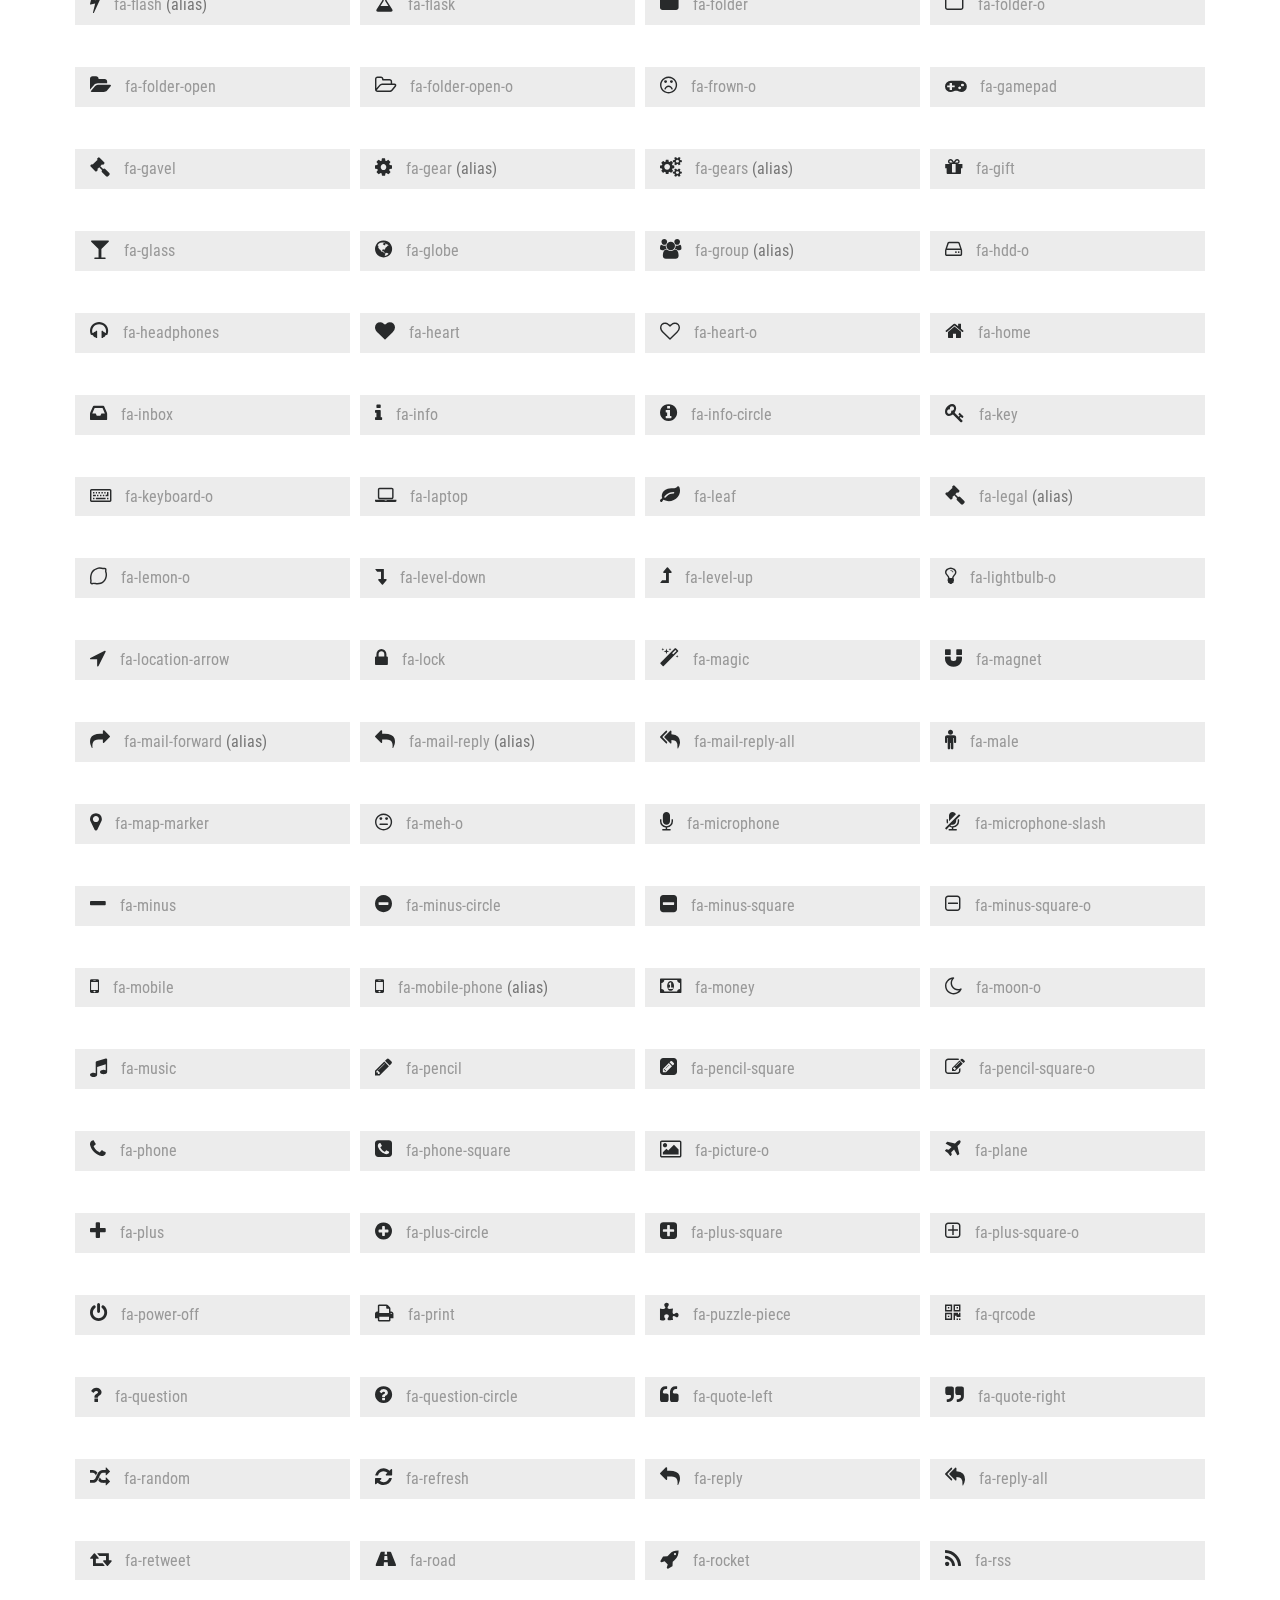
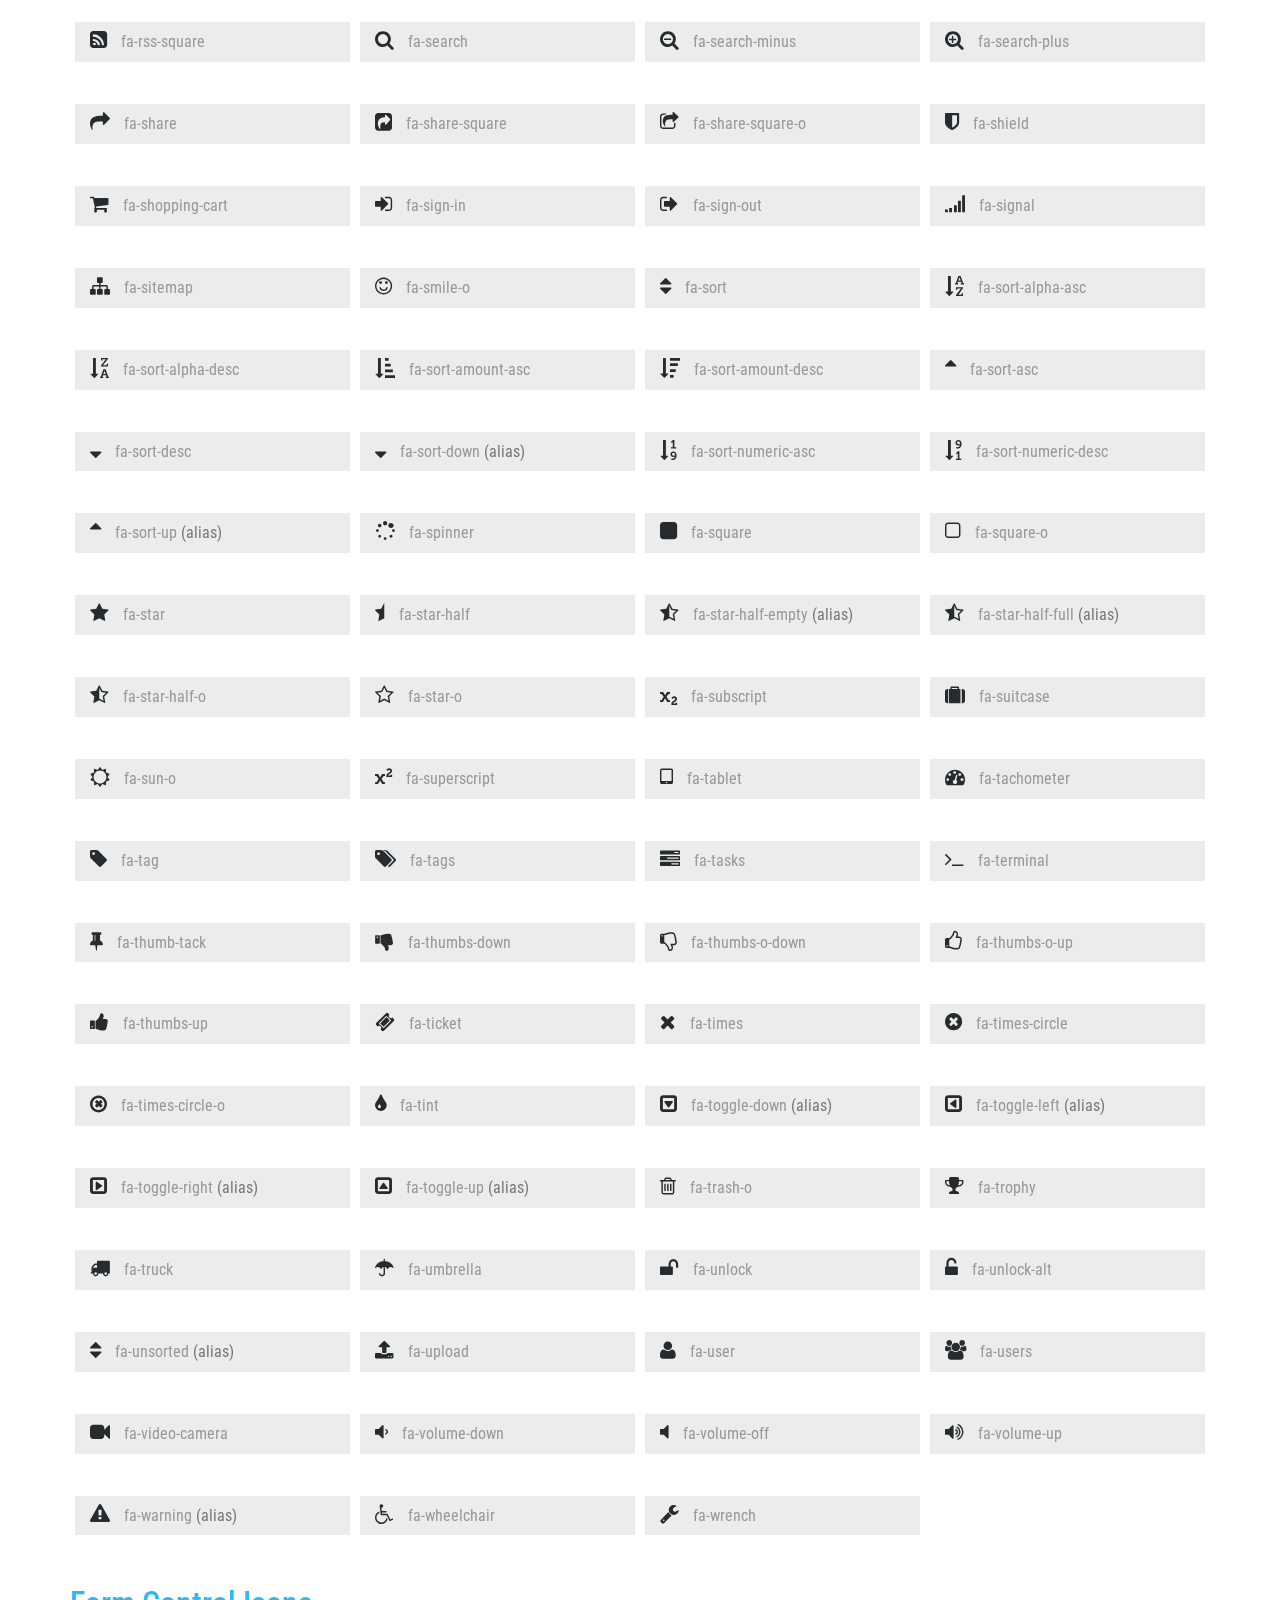
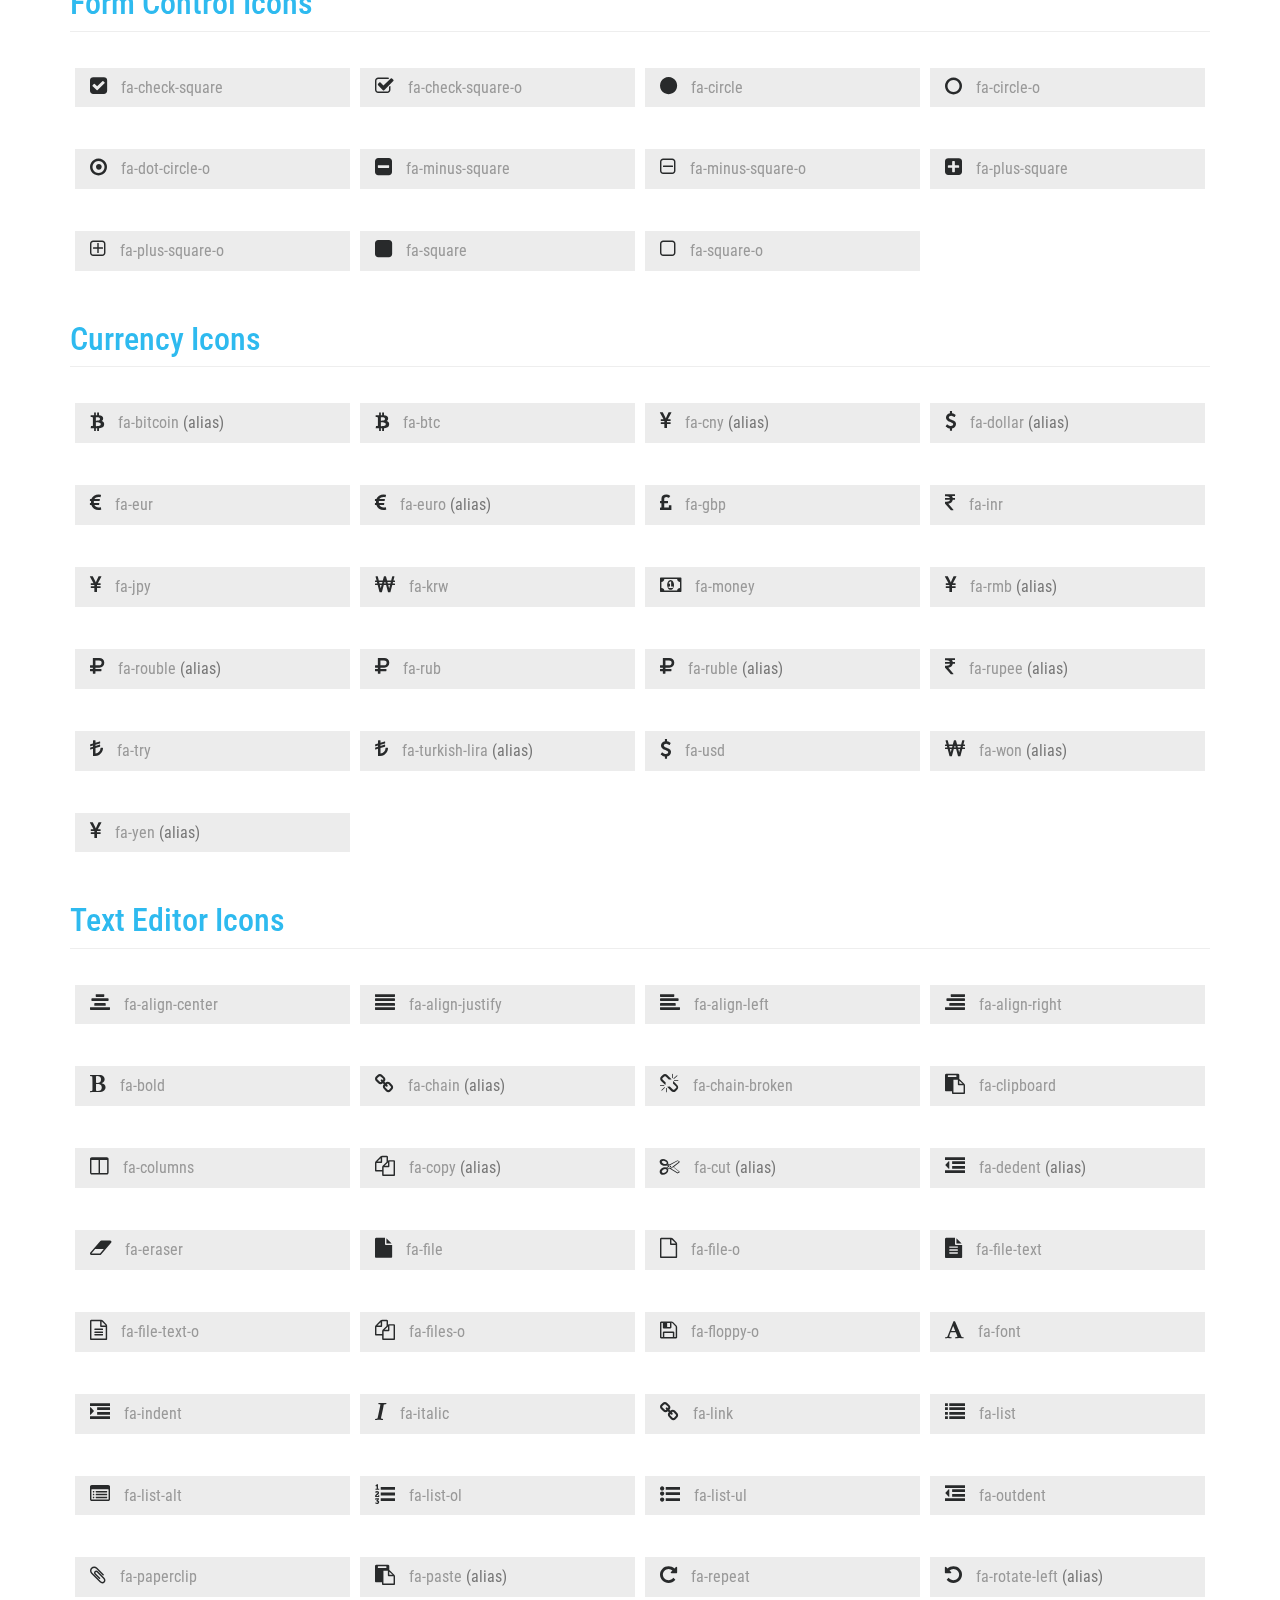
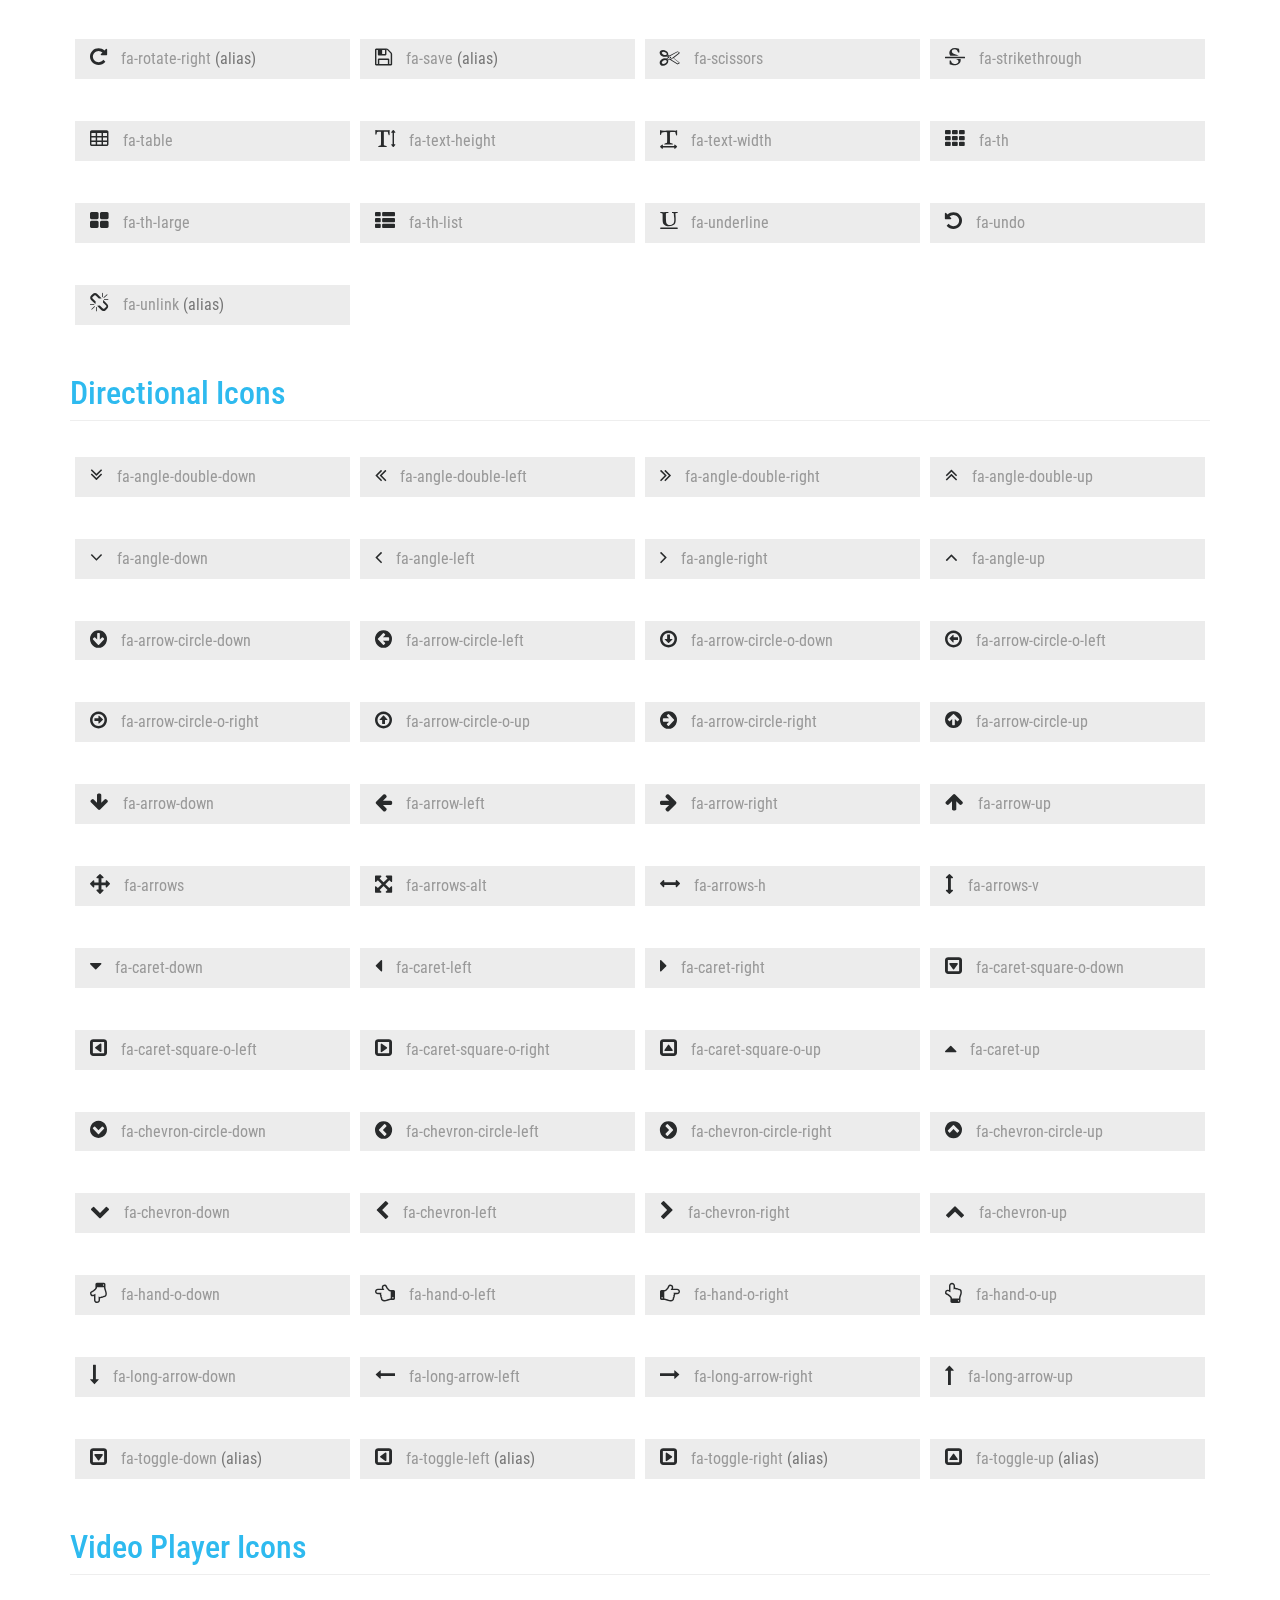
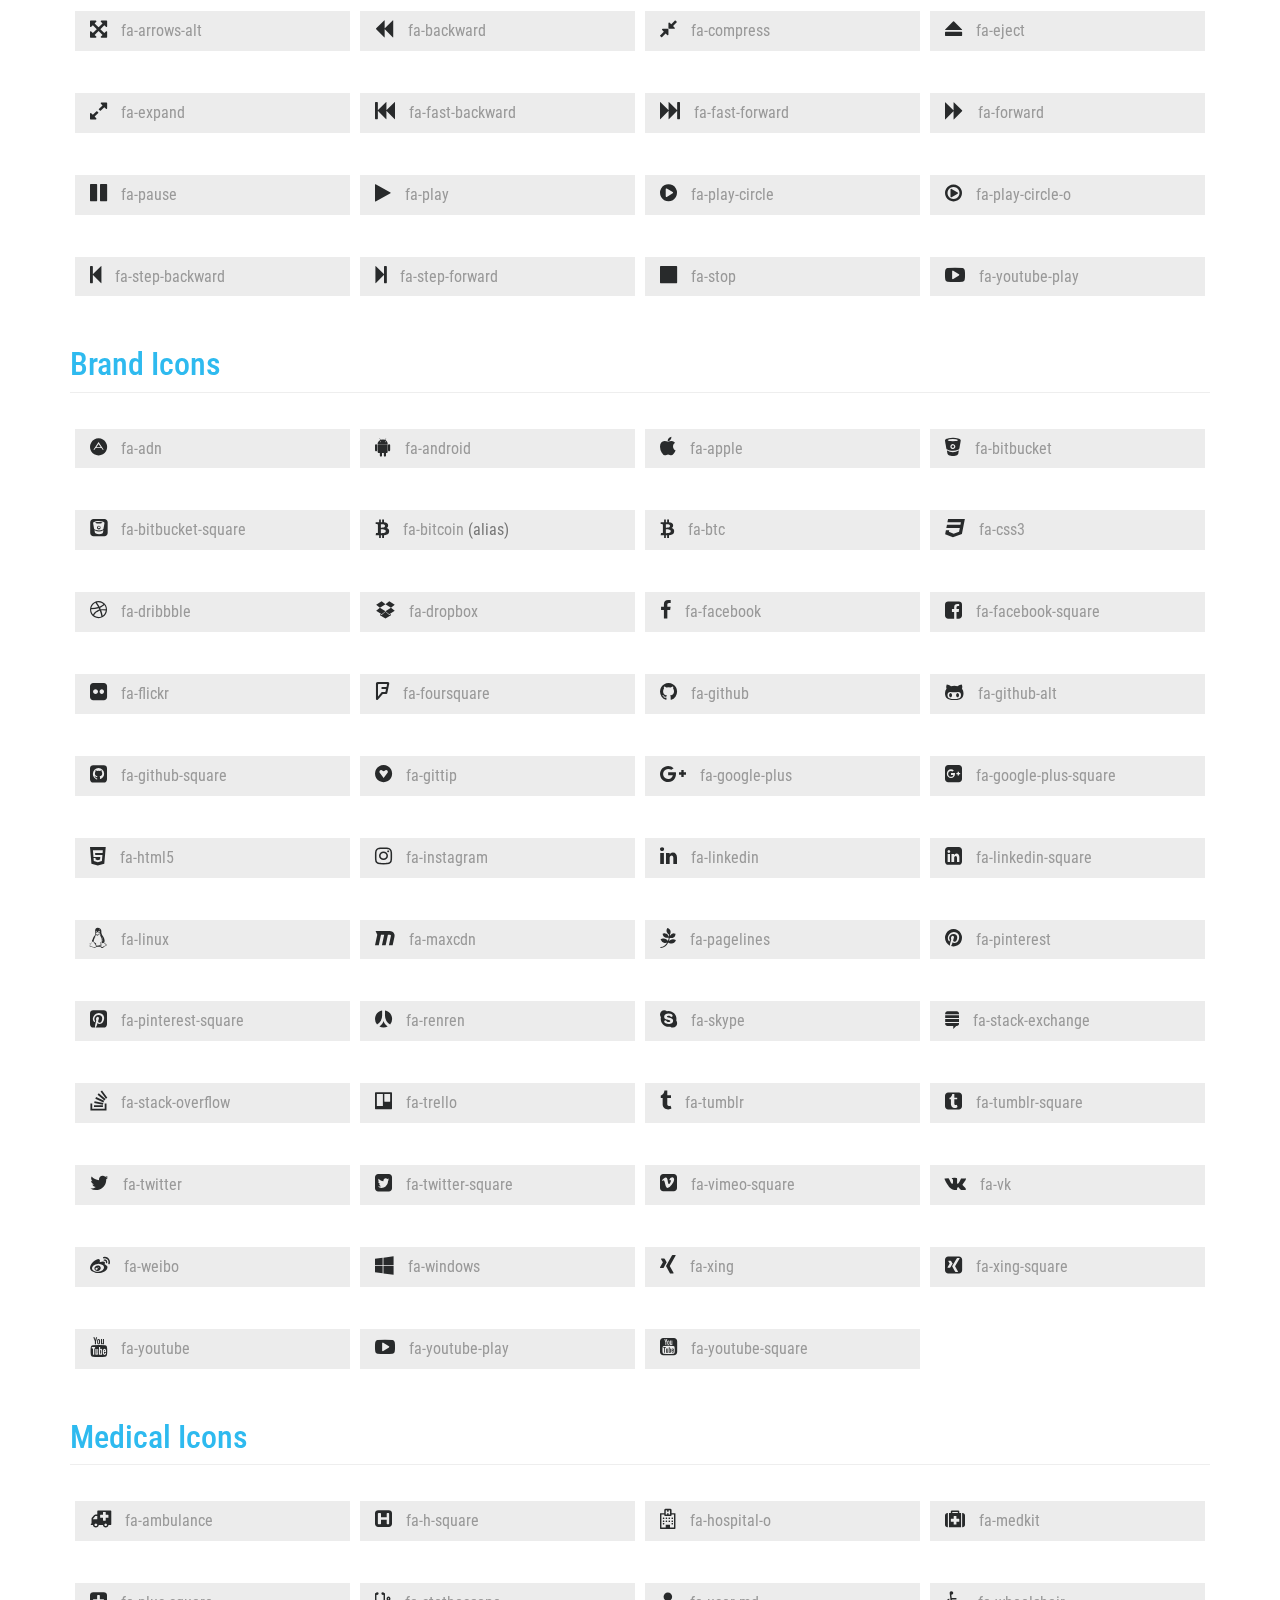
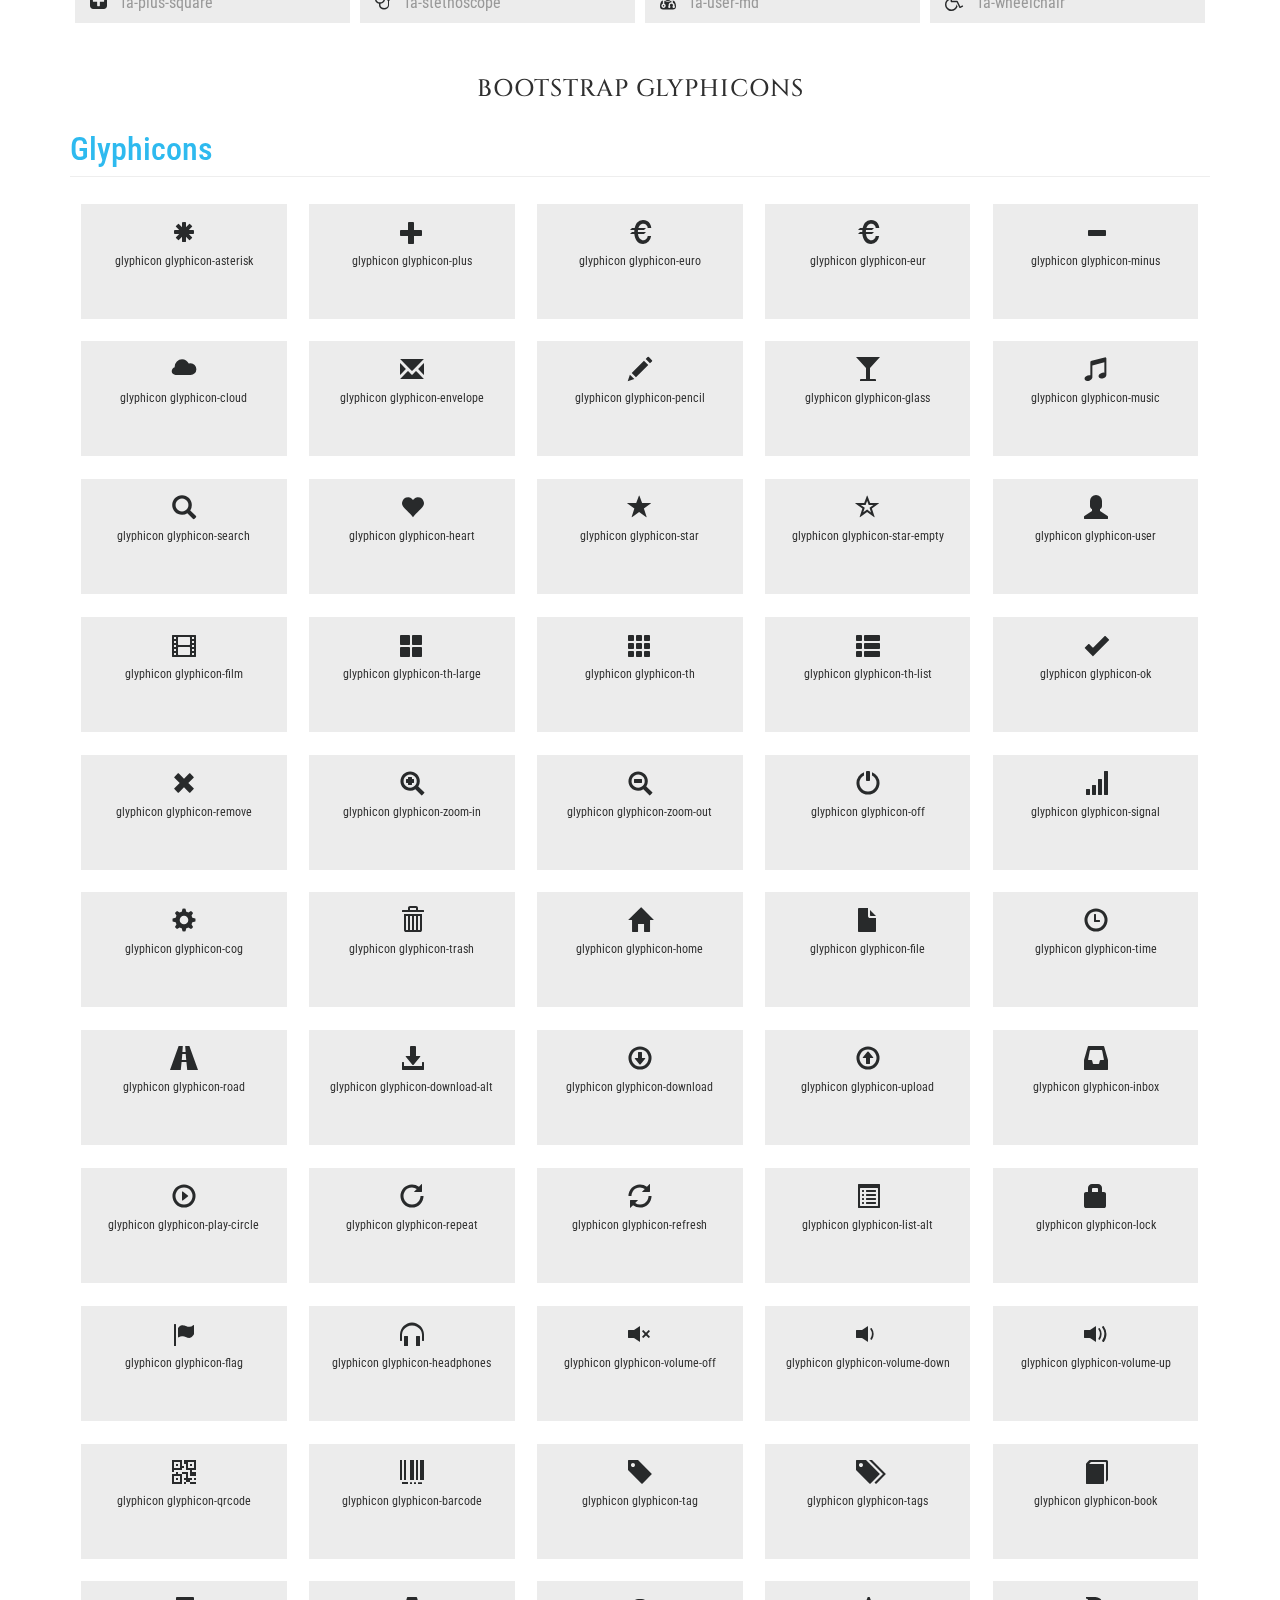
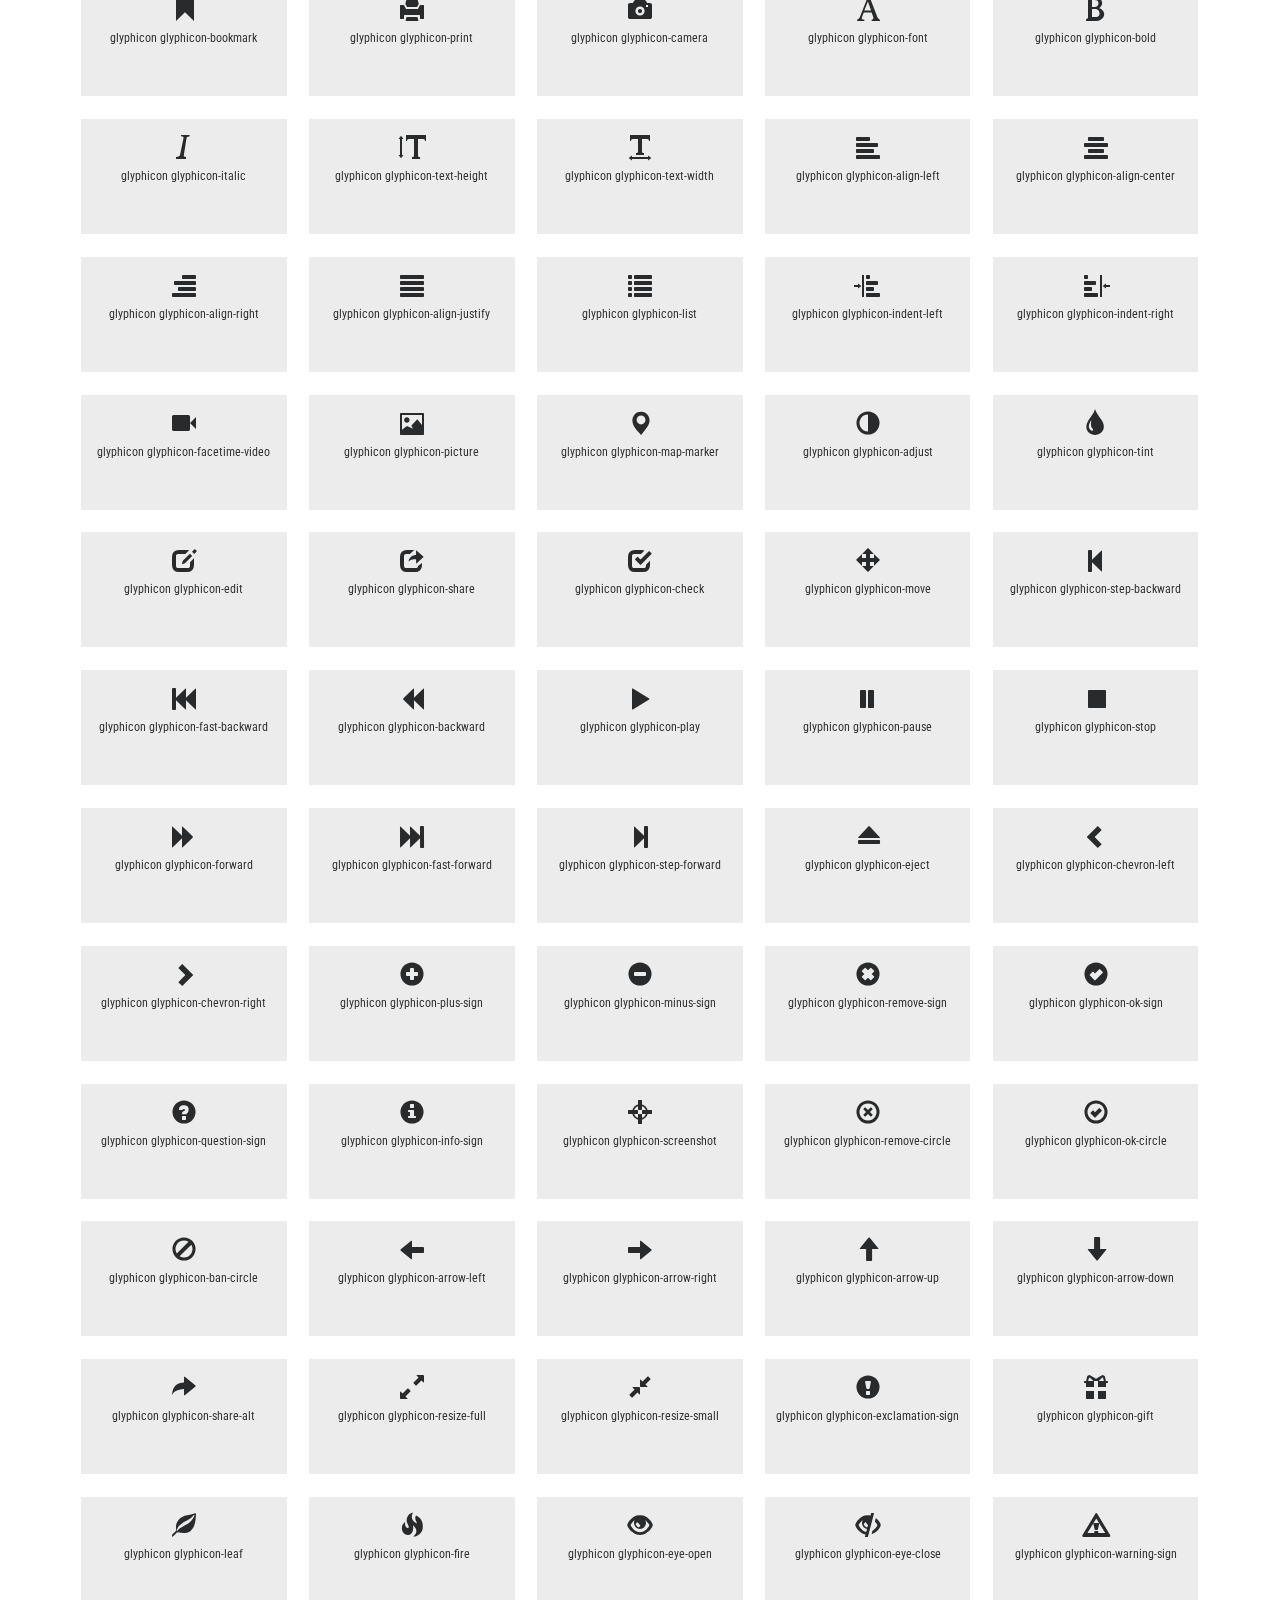
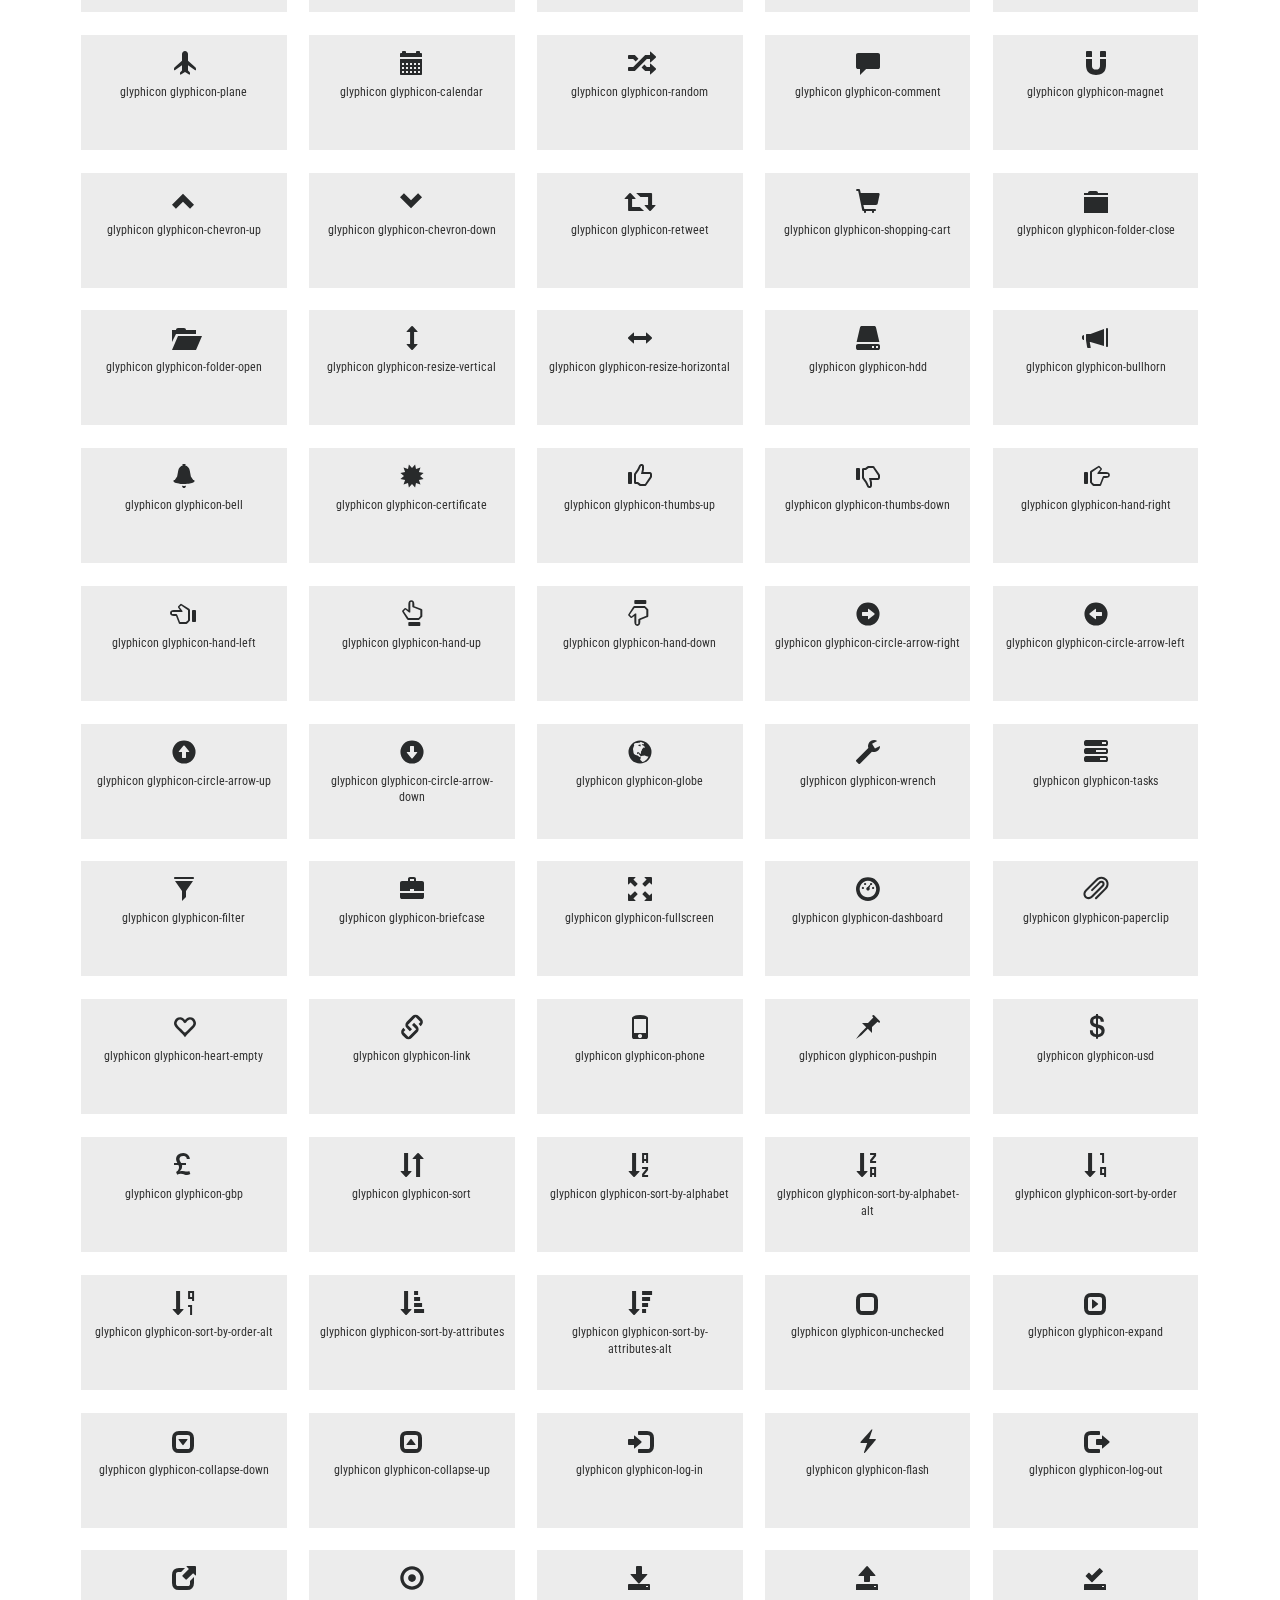
<file: icons.html>
<!--A Design by W3layouts
Author: W3layout
Author URL: http://w3layouts.com
License: Creative Commons Attribution 3.0 Unported
License URL: http://creativecommons.org/licenses/by/3.0/
-->
<!DOCTYPE html>
<html lang="en">
<head>
<title>Carmotive an Industrial Category Bootstrap responsive Website Template | Icons :: w3layouts</title>
<meta name="viewport" content="width=device-width, initial-scale=1">
<meta charset="utf-8">
<meta name="keywords" content="Carmotive Responsive web template, Bootstrap Web Templates, Flat Web Templates, Android Compatible web template, 
Smartphone Compatible web template, free webdesigns for Nokia, Samsung, LG, SonyEricsson, Motorola web design" />
<script type="application/x-javascript"> addEventListener("load", function() { setTimeout(hideURLbar, 0); }, false); function hideURLbar(){ window.scrollTo(0,1); } </script>
<!-- bootstrap-css -->
<link href="css/bootstrap.css" rel="stylesheet" type="text/css" media="all" />
<!--// bootstrap-css -->
<!-- css -->
<link rel="stylesheet" href="css/style.css" type="text/css" media="all" />
<!--// css -->
<!-- font-awesome icons -->
<link href="css/font-awesome.css" rel="stylesheet"> 
<!-- //font-awesome icons -->
<!-- font -->
<link href="//fonts.googleapis.com/css?family=Cinzel:400,700,900" rel="stylesheet">
<link href="//fonts.googleapis.com/css?family=Open+Sans:300,300i,400,400i,600,600i,700,700i,800,800i" rel="stylesheet">
<link href='//fonts.googleapis.com/css?family=Roboto+Condensed:400,700italic,700,400italic,300italic,300' rel='stylesheet' type='text/css'>
<!-- //font -->
<script src="js/jquery-1.11.1.min.js"></script>
<script src="js/bootstrap.js"></script>
<script type="text/javascript">
	jQuery(document).ready(function($) {
		$(".scroll").click(function(event){		
			event.preventDefault();
			$('html,body').animate({scrollTop:$(this.hash).offset().top},1000);
		});
	});
</script> 
<!--[if lt IE 9]>
  <script src="https://oss.maxcdn.com/libs/html5shiv/3.7.0/html5shiv.js"></script>
<![endif]-->
</head>
<body>
	<!-- banner -->
	<div class="banner jarallax">
		<div class="banner-dot">
			<div class="header-top">
				<div class="container">
					<div class="header-top-left">
						<p><i class="fa fa-home" aria-hidden="true"></i> 1st Street , mexico city</p>
					</div>
					<div class="header-top-right">
						<p><i class="fa fa-phone" aria-hidden="true"></i> +1 234 567 8901</p>
					</div>
				</div>
			</div>
			<div class="header">
				<div class="container">
					<div class="header-left">
						<div class="w3layouts-logo">
							<h1>
								<a href="index.html">Carmotive</a>
							</h1>
						</div>
					</div>
					<div class="clearfix"> </div>
				</div>
			</div>
			
			<div class="header-right about-top">
				<div class="container">
						<div class="top-nav">
							<nav class="navbar navbar-default">
								<div class="navbar-header">
									<button type="button" class="navbar-toggle" data-toggle="collapse" data-target="#bs-example-navbar-collapse-1">
										<span class="sr-only">Toggle navigation</span>
										<span class="icon-bar"></span>
										<span class="icon-bar"></span>
										<span class="icon-bar"></span>
									</button>
								</div>
								<!--navbar-header-->
								<div class="collapse navbar-collapse" id="bs-example-navbar-collapse-1">
									<ul class="nav navbar-nav navbar-right">
										<li><a href="index.html">Home</a></li>
										<li><a href="about.html">About</a></li>
										<li><a href="gallery.html">Gallery</a></li>
										<li class=""><a href="#" class="dropdown-toggle hvr-bounce-to-bottom active" data-toggle="dropdown" role="button" aria-haspopup="true" aria-expanded="false">Codes<span class="caret"></span></a>
											<ul class="dropdown-menu">
												<li><a class="hvr-bounce-to-bottom" href="icons.html">Icons</a></li>
												<li><a class="hvr-bounce-to-bottom" href="typography.html">Typography</a></li>          
											</ul>
										</li>	
										<li><a href="blog.html">Blog</a></li>
										<li><a href="contact.html">Contact Us</a></li>
									</ul>	
									<div class="clearfix"> </div>	
								</div>
							</nav>
						</div>
						<div class="clearfix"> </div>
					</div>
			</div>
			<div class="wthree-heading">
				<h2>Icons</h2>
			</div>
		</div>
	</div>
	<!-- //banner -->
	<!-- icons -->
	<div class="codes icons main-grid-border">
		<div class="container"> 
			<div class="grid_3 grid_4 w3_agileits_icons_page">
						<div class="icons">
							<h3 class="agileits-icons-title">Font Awesome Icons</h3>
							 <section id="new">
								  <h3 class="page-header page-header icon-subheading">30 New Icons </h3>							  

								  <div class="row fontawesome-icon-list">
									
									
									  <div class="icon-box col-md-3 col-sm-4"><a class="agile-icon" href="#"><i class="fa fa-asl-interpreting" aria-hidden="true"></i> fa-asl-interpreting <span class="text-muted">(alias)</span></a></div>
									
									  <div class="icon-box col-md-3 col-sm-4"><a class="agile-icon" href="#"><i class="fa fa-assistive-listening-systems" aria-hidden="true"></i> fa-assistive-listening-systems</a></div>
									
									  <div class="icon-box col-md-3 col-sm-4"><a class="agile-icon" href="#"><i class="fa fa-audio-description" aria-hidden="true"></i> fa-audio-description</a></div>
									
									  <div class="icon-box col-md-3 col-sm-4"><a class="agile-icon" href="#"><i class="fa fa-blind" aria-hidden="true"></i> fa-blind</a></div>
									
									  <div class="icon-box col-md-3 col-sm-4"><a class="agile-icon" href="#"><i class="fa fa-braille" aria-hidden="true"></i> fa-braille</a></div>
									
									  <div class="icon-box col-md-3 col-sm-4"><a class="agile-icon" href="#"><i class="fa fa-deaf" aria-hidden="true"></i> fa-deaf</a></div>
									
									  <div class="icon-box col-md-3 col-sm-4"><a class="agile-icon" href="#"><i class="fa fa-deafness" aria-hidden="true"></i> deafness <span class="text-muted">(alias)</span></a></div>
									
									  <div class="icon-box col-md-3 col-sm-4"><a class="agile-icon" href="#"><i class="fa fa-envira" aria-hidden="true"></i> fa-envira</a></div>
									
									  <div class="icon-box col-md-3 col-sm-4"><a class="agile-icon" href="#"><i class="fa fa-fa" aria-hidden="true"></i> fa-fa <span class="text-muted">(alias)</span></a></div>
									
									  <div class="icon-box col-md-3 col-sm-4"><a class="agile-icon" href="#"><i class="fa fa-first-order" aria-hidden="true"></i> fa-first-order</a></div>
									
									  <div class="icon-box col-md-3 col-sm-4"><a class="agile-icon" href="#"><i class="fa fa-font-awesome" aria-hidden="true"></i> fa-font-awesome</a></div>
									
									  <div class="icon-box col-md-3 col-sm-4"><a class="agile-icon" href="#"><i class="fa fa-gitlab" aria-hidden="true"></i> fa-gitlab</a></div>
									
									  <div class="icon-box col-md-3 col-sm-4"><a class="agile-icon" href="#"><i class="fa fa-glide" aria-hidden="true"></i> fa-glide</a></div>
									
									  <div class="icon-box col-md-3 col-sm-4"><a class="agile-icon" href="#"><i class="fa fa-glide-g" aria-hidden="true"></i> fa-glide-g</a></div>
									
									  <div class="icon-box col-md-3 col-sm-4"><a class="agile-icon" href="#"><i class="fa fa-google-plus-circle" aria-hidden="true"></i> fa-google-plus-circle <span class="text-muted">(alias)</span></a></div>
									
									  <div class="icon-box col-md-3 col-sm-4"><a class="agile-icon" href="#"><i class="fa fa-google-plus-official" aria-hidden="true"></i> fa-google-plus-official</a></div>
									
									  <div class="icon-box col-md-3 col-sm-4"><a class="agile-icon" href="#"><i class="fa fa-hard-of-hearing" aria-hidden="true"></i> fa-hard-of-hearing <span class="text-muted">(alias)</span></a></div>
									
									  <div class="icon-box col-md-3 col-sm-4"><a class="agile-icon" href="#"><i class="fa fa-instagram" aria-hidden="true"></i> fa-instagram</a></div>
									
									  <div class="icon-box col-md-3 col-sm-4"><a class="agile-icon" href="#"><i class="fa fa-low-vision" aria-hidden="true"></i> fa-low-vision</a></div>
									
									  <div class="icon-box col-md-3 col-sm-4"><a class="agile-icon" href="#"><i class="fa fa-pied-piper" aria-hidden="true"></i> fa-pied-piper</a></div>
									
									  <div class="icon-box col-md-3 col-sm-4"><a class="agile-icon" href="#"><i class="fa fa-question-circle-o" aria-hidden="true"></i> fa-question-circle-o</a></div>
									
									  <div class="icon-box col-md-3 col-sm-4"><a class="agile-icon" href="#"><i class="fa fa-sign-language" aria-hidden="true"></i> fa-sign-language</a></div>
									
									  <div class="icon-box col-md-3 col-sm-4"><a class="agile-icon" href="#"><i class="fa fa-signing" aria-hidden="true"></i> fa-signing <span class="text-muted">(alias)</span></a></div>
									
									  <div class="icon-box col-md-3 col-sm-4"><a class="agile-icon" href="#"><i class="fa fa-snapchat" aria-hidden="true"></i> fa-snapchat</a></div>
									
									  <div class="icon-box col-md-3 col-sm-4"><a class="agile-icon" href="#"><i class="fa fa-snapchat-ghost" aria-hidden="true"></i> fa-snapchat-ghost</a></div>
									
									  <div class="icon-box col-md-3 col-sm-4"><a class="agile-icon" href="#"><i class="fa fa-snapchat-square" aria-hidden="true"></i> fa-snapchat-square</a></div>
									
									  <div class="icon-box col-md-3 col-sm-4"><a class="agile-icon" href="#"><i class="fa fa-themeisle" aria-hidden="true"></i> fa-themeisle</a></div>
									
									  <div class="icon-box col-md-3 col-sm-4"><a class="agile-icon" href="#"><i class="fa fa-universal-access" aria-hidden="true"></i> fa-universal-access</a></div>
									
									  <div class="icon-box col-md-3 col-sm-4"><a class="agile-icon" href="#"><i class="fa fa-viadeo" aria-hidden="true"></i> fa-viadeo</a></div>
									
									  <div class="icon-box col-md-3 col-sm-4"><a class="agile-icon" href="#"><i class="fa fa-viadeo-square" aria-hidden="true"></i> fa-viadeo-square</a></div>
									
									  <div class="icon-box col-md-3 col-sm-4"><a class="agile-icon" href="#"><i class="fa fa-volume-control-phone" aria-hidden="true"></i> fa-volume-control-phone</a></div>
									
									  <div class="icon-box col-md-3 col-sm-4"><a class="agile-icon" href="#"><i class="fa fa-wheelchair-alt" aria-hidden="true"></i> fa-wheelchair-alt</a></div>
									
									  <div class="icon-box col-md-3 col-sm-4"><a class="agile-icon" href="#"><i class="fa fa-wpbeginner" aria-hidden="true"></i> fa-wpbeginner</a></div>
									
									  <div class="icon-box col-md-3 col-sm-4"><a class="agile-icon" href="#"><i class="fa fa-wpforms" aria-hidden="true"></i> fa-wpforms</a></div>
									
									  <div class="icon-box col-md-3 col-sm-4"><a class="agile-icon" href="#"><i class="fa fa-yoast" aria-hidden="true"></i> fa-yoast</a></div>
									
								  </div>

								</section>
							<div class="section group">
									<div class="box"> 
										<div class="title ">
											<h3 class="page-header icon-subheading">Web Application Icons</h3>
										</div>
										<div class="box_content"> 
											<div class="fontawesome-icon-list"> 
												<div class="icon-box col-md-3 col-sm-4"><a class="agile-icon" href="#"><i class="fa fa-adjust"></i> fa-adjust</a></div>
										
												<div class="icon-box col-md-3 col-sm-4"><a class="agile-icon" href="#"><i class="fa fa-anchor"></i> fa-anchor</a></div>
										
												<div class="icon-box col-md-3 col-sm-4"><a class="agile-icon" href="#"><i class="fa fa-archive"></i> fa-archive</a></div>
										
												<div class="icon-box col-md-3 col-sm-4"><a class="agile-icon" href="#"><i class="fa fa-arrows"></i> fa-arrows</a></div>
										
												<div class="icon-box col-md-3 col-sm-4"><a class="agile-icon" href="#"><i class="fa fa-arrows-h"></i> fa-arrows-h</a></div>
										
												<div class="icon-box col-md-3 col-sm-4"><a class="agile-icon" href="#"><i class="fa fa-arrows-v"></i> fa-arrows-v</a></div>
										
												<div class="icon-box col-md-3 col-sm-4"><a class="agile-icon" href="#"><i class="fa fa-asterisk"></i> fa-asterisk</a></div>
										
												<div class="icon-box col-md-3 col-sm-4"><a class="agile-icon" href="#"><i class="fa fa-ban"></i> fa-ban</a></div>
										
												<div class="icon-box col-md-3 col-sm-4"><a class="agile-icon" href="#"><i class="fa fa-bar-chart-o"></i> fa-bar-chart-o</a></div>
										
												<div class="icon-box col-md-3 col-sm-4"><a class="agile-icon" href="#"><i class="fa fa-barcode"></i> fa-barcode</a></div>
										
												<div class="icon-box col-md-3 col-sm-4"><a class="agile-icon" href="#"><i class="fa fa-bars"></i> fa-bars</a></div>
										
												<div class="icon-box col-md-3 col-sm-4"><a class="agile-icon" href="#"><i class="fa fa-beer"></i> fa-beer</a></div>
										
												<div class="icon-box col-md-3 col-sm-4"><a class="agile-icon" href="#"><i class="fa fa-bell"></i> fa-bell</a></div>
										
												<div class="icon-box col-md-3 col-sm-4"><a class="agile-icon" href="#"><i class="fa fa-bell-o"></i> fa-bell-o</a></div>
										
												<div class="icon-box col-md-3 col-sm-4"><a class="agile-icon" href="#"><i class="fa fa-bolt"></i> fa-bolt</a></div>
										
												<div class="icon-box col-md-3 col-sm-4"><a class="agile-icon" href="#"><i class="fa fa-book"></i> fa-book</a></div>
										
												<div class="icon-box col-md-3 col-sm-4"><a class="agile-icon" href="#"><i class="fa fa-bookmark"></i> fa-bookmark</a></div>
										
												<div class="icon-box col-md-3 col-sm-4"><a class="agile-icon" href="#"><i class="fa fa-bookmark-o"></i> fa-bookmark-o</a></div>
										
												<div class="icon-box col-md-3 col-sm-4"><a class="agile-icon" href="#"><i class="fa fa-briefcase"></i> fa-briefcase</a></div>
										
												<div class="icon-box col-md-3 col-sm-4"><a class="agile-icon" href="#"><i class="fa fa-bug"></i> fa-bug</a></div>
										
												<div class="icon-box col-md-3 col-sm-4"><a class="agile-icon" href="#"><i class="fa fa-building-o"></i> fa-building-o</a></div>
										
												<div class="icon-box col-md-3 col-sm-4"><a class="agile-icon" href="#"><i class="fa fa-bullhorn"></i> fa-bullhorn</a></div>
										
												<div class="icon-box col-md-3 col-sm-4"><a class="agile-icon" href="#"><i class="fa fa-bullseye"></i> fa-bullseye</a></div>
										
												<div class="icon-box col-md-3 col-sm-4"><a class="agile-icon" href="#"><i class="fa fa-calendar"></i> fa-calendar</a></div>
										
												<div class="icon-box col-md-3 col-sm-4"><a class="agile-icon" href="#"><i class="fa fa-calendar-o"></i> fa-calendar-o</a></div>
										
												<div class="icon-box col-md-3 col-sm-4"><a class="agile-icon" href="#"><i class="fa fa-camera"></i> fa-camera</a></div>
										
												<div class="icon-box col-md-3 col-sm-4"><a class="agile-icon" href="#"><i class="fa fa-camera-retro"></i> fa-camera-retro</a></div>
										
												<div class="icon-box col-md-3 col-sm-4"><a class="agile-icon" href="#"><i class="fa fa-caret-square-o-down"></i> fa-caret-square-o-down</a></div>
										
												<div class="icon-box col-md-3 col-sm-4"><a class="agile-icon" href="#"><i class="fa fa-caret-square-o-left"></i> fa-caret-square-o-left</a></div>
										
												<div class="icon-box col-md-3 col-sm-4"><a class="agile-icon" href="#"><i class="fa fa-caret-square-o-right"></i> fa-caret-square-o-right</a></div>
										
												<div class="icon-box col-md-3 col-sm-4"><a class="agile-icon" href="#"><i class="fa fa-caret-square-o-up"></i> fa-caret-square-o-up</a></div>
										
												<div class="icon-box col-md-3 col-sm-4"><a class="agile-icon" href="#"><i class="fa fa-certificate"></i> fa-certificate</a></div>
										
												<div class="icon-box col-md-3 col-sm-4"><a class="agile-icon" href="#"><i class="fa fa-check"></i> fa-check</a></div>
										
												<div class="icon-box col-md-3 col-sm-4"><a class="agile-icon" href="#"><i class="fa fa-check-circle"></i> fa-check-circle</a></div>
										
												<div class="icon-box col-md-3 col-sm-4"><a class="agile-icon" href="#"><i class="fa fa-check-circle-o"></i> fa-check-circle-o</a></div>
										
												<div class="icon-box col-md-3 col-sm-4"><a class="agile-icon" href="#"><i class="fa fa-check-square"></i> fa-check-square</a></div>
										
												<div class="icon-box col-md-3 col-sm-4"><a class="agile-icon" href="#"><i class="fa fa-check-square-o"></i> fa-check-square-o</a></div>
										
												<div class="icon-box col-md-3 col-sm-4"><a class="agile-icon" href="#"><i class="fa fa-circle"></i> fa-circle</a></div>
										
												<div class="icon-box col-md-3 col-sm-4"><a class="agile-icon" href="#"><i class="fa fa-circle-o"></i> fa-circle-o</a></div>
										
												<div class="icon-box col-md-3 col-sm-4"><a class="agile-icon" href="#"><i class="fa fa-clock-o"></i> fa-clock-o</a></div>
										
												<div class="icon-box col-md-3 col-sm-4"><a class="agile-icon" href="#"><i class="fa fa-cloud"></i> fa-cloud</a></div>
										
												<div class="icon-box col-md-3 col-sm-4"><a class="agile-icon" href="#"><i class="fa fa-cloud-download"></i> fa-cloud-download</a></div>
										
												<div class="icon-box col-md-3 col-sm-4"><a class="agile-icon" href="#"><i class="fa fa-cloud-upload"></i> fa-cloud-upload</a></div>
										
												<div class="icon-box col-md-3 col-sm-4"><a class="agile-icon" href="#"><i class="fa fa-code"></i> fa-code</a></div>
										
												<div class="icon-box col-md-3 col-sm-4"><a class="agile-icon" href="#"><i class="fa fa-code-fork"></i> fa-code-fork</a></div>
										
												<div class="icon-box col-md-3 col-sm-4"><a class="agile-icon" href="#"><i class="fa fa-coffee"></i> fa-coffee</a></div>
										
												<div class="icon-box col-md-3 col-sm-4"><a class="agile-icon" href="#"><i class="fa fa-cog"></i> fa-cog</a></div>
										
												<div class="icon-box col-md-3 col-sm-4"><a class="agile-icon" href="#"><i class="fa fa-cogs"></i> fa-cogs</a></div>
										
												<div class="icon-box col-md-3 col-sm-4"><a class="agile-icon" href="#"><i class="fa fa-comment"></i> fa-comment</a></div>
										
												<div class="icon-box col-md-3 col-sm-4"><a class="agile-icon" href="#"><i class="fa fa-comment-o"></i> fa-comment-o</a></div>
										
												<div class="icon-box col-md-3 col-sm-4"><a class="agile-icon" href="#"><i class="fa fa-comments"></i> fa-comments</a></div>
										
												<div class="icon-box col-md-3 col-sm-4"><a class="agile-icon" href="#"><i class="fa fa-comments-o"></i> fa-comments-o</a></div>
										
												<div class="icon-box col-md-3 col-sm-4"><a class="agile-icon" href="#"><i class="fa fa-compass"></i> fa-compass</a></div>
										
												<div class="icon-box col-md-3 col-sm-4"><a class="agile-icon" href="#"><i class="fa fa-credit-card"></i> fa-credit-card</a></div>
										
												<div class="icon-box col-md-3 col-sm-4"><a class="agile-icon" href="#"><i class="fa fa-crop"></i> fa-crop</a></div>
										
												<div class="icon-box col-md-3 col-sm-4"><a class="agile-icon" href="#"><i class="fa fa-crosshairs"></i> fa-crosshairs</a></div>
										
												<div class="icon-box col-md-3 col-sm-4"><a class="agile-icon" href="#"><i class="fa fa-cutlery"></i> fa-cutlery</a></div>
										
												<div class="icon-box col-md-3 col-sm-4"><a class="agile-icon" href="#"><i class="fa fa-dashboard"></i> fa-dashboard <span class="text-muted">(alias)</span></a></div>
										
												<div class="icon-box col-md-3 col-sm-4"><a class="agile-icon" href="#"><i class="fa fa-desktop"></i> fa-desktop</a></div>
										
												<div class="icon-box col-md-3 col-sm-4"><a class="agile-icon" href="#"><i class="fa fa-dot-circle-o"></i> fa-dot-circle-o</a></div>
										
												<div class="icon-box col-md-3 col-sm-4"><a class="agile-icon" href="#"><i class="fa fa-download"></i> fa-download</a></div>
										
												<div class="icon-box col-md-3 col-sm-4"><a class="agile-icon" href="#"><i class="fa fa-edit"></i> fa-edit <span class="text-muted">(alias)</span></a></div>
										
												<div class="icon-box col-md-3 col-sm-4"><a class="agile-icon" href="#"><i class="fa fa-ellipsis-h"></i> fa-ellipsis-h</a></div>
										
												<div class="icon-box col-md-3 col-sm-4"><a class="agile-icon" href="#"><i class="fa fa-ellipsis-v"></i> fa-ellipsis-v</a></div>
										
												<div class="icon-box col-md-3 col-sm-4"><a class="agile-icon" href="#"><i class="fa fa-envelope"></i> fa-envelope</a></div>
										
												<div class="icon-box col-md-3 col-sm-4"><a class="agile-icon" href="#"><i class="fa fa-envelope-o"></i> fa-envelope-o</a></div>
										
												<div class="icon-box col-md-3 col-sm-4"><a class="agile-icon" href="#"><i class="fa fa-eraser"></i> fa-eraser</a></div>
										
												<div class="icon-box col-md-3 col-sm-4"><a class="agile-icon" href="#"><i class="fa fa-exchange"></i> fa-exchange</a></div>
										
												<div class="icon-box col-md-3 col-sm-4"><a class="agile-icon" href="#"><i class="fa fa-exclamation"></i> fa-exclamation</a></div>
										
												<div class="icon-box col-md-3 col-sm-4"><a class="agile-icon" href="#"><i class="fa fa-exclamation-circle"></i> fa-exclamation-circle</a></div>
										
												<div class="icon-box col-md-3 col-sm-4"><a class="agile-icon" href="#"><i class="fa fa-exclamation-triangle"></i> fa-exclamation-triangle</a></div>
										
												<div class="icon-box col-md-3 col-sm-4"><a class="agile-icon" href="#"><i class="fa fa-external-link"></i> fa-external-link</a></div>
										
												<div class="icon-box col-md-3 col-sm-4"><a class="agile-icon" href="#"><i class="fa fa-external-link-square"></i> fa-external-link-square</a></div>
										
												<div class="icon-box col-md-3 col-sm-4"><a class="agile-icon" href="#"><i class="fa fa-eye"></i> fa-eye</a></div>
										
												<div class="icon-box col-md-3 col-sm-4"><a class="agile-icon" href="#"><i class="fa fa-eye-slash"></i> fa-eye-slash</a></div>
										
												<div class="icon-box col-md-3 col-sm-4"><a class="agile-icon" href="#"><i class="fa fa-female"></i> fa-female</a></div>
										
												<div class="icon-box col-md-3 col-sm-4"><a class="agile-icon" href="#"><i class="fa fa-fighter-jet"></i> fa-fighter-jet</a></div>
										
												<div class="icon-box col-md-3 col-sm-4"><a class="agile-icon" href="#"><i class="fa fa-film"></i> fa-film</a></div>
										
												<div class="icon-box col-md-3 col-sm-4"><a class="agile-icon" href="#"><i class="fa fa-filter"></i> fa-filter</a></div>
										
												<div class="icon-box col-md-3 col-sm-4"><a class="agile-icon" href="#"><i class="fa fa-fire"></i> fa-fire</a></div>
										
												<div class="icon-box col-md-3 col-sm-4"><a class="agile-icon" href="#"><i class="fa fa-fire-extinguisher"></i> fa-fire-extinguisher</a></div>
										
												<div class="icon-box col-md-3 col-sm-4"><a class="agile-icon" href="#"><i class="fa fa-flag"></i> fa-flag</a></div>
										
												<div class="icon-box col-md-3 col-sm-4"><a class="agile-icon" href="#"><i class="fa fa-flag-checkered"></i> fa-flag-checkered</a></div>
										
												<div class="icon-box col-md-3 col-sm-4"><a class="agile-icon" href="#"><i class="fa fa-flag-o"></i> fa-flag-o</a></div>
										
												<div class="icon-box col-md-3 col-sm-4"><a class="agile-icon" href="#"><i class="fa fa-flash"></i> fa-flash <span class="text-muted">(alias)</span></a></div>
										
												<div class="icon-box col-md-3 col-sm-4"><a class="agile-icon" href="#"><i class="fa fa-flask"></i> fa-flask</a></div>
										
												<div class="icon-box col-md-3 col-sm-4"><a class="agile-icon" href="#"><i class="fa fa-folder"></i> fa-folder</a></div>
										
												<div class="icon-box col-md-3 col-sm-4"><a class="agile-icon" href="#"><i class="fa fa-folder-o"></i> fa-folder-o</a></div>
										
												<div class="icon-box col-md-3 col-sm-4"><a class="agile-icon" href="#"><i class="fa fa-folder-open"></i> fa-folder-open</a></div>
										
												<div class="icon-box col-md-3 col-sm-4"><a class="agile-icon" href="#"><i class="fa fa-folder-open-o"></i> fa-folder-open-o</a></div>
										
												<div class="icon-box col-md-3 col-sm-4"><a class="agile-icon" href="#"><i class="fa fa-frown-o"></i> fa-frown-o</a></div>
										
												<div class="icon-box col-md-3 col-sm-4"><a class="agile-icon" href="#"><i class="fa fa-gamepad"></i> fa-gamepad</a></div>
										
												<div class="icon-box col-md-3 col-sm-4"><a class="agile-icon" href="#"><i class="fa fa-gavel"></i> fa-gavel</a></div>
										
												<div class="icon-box col-md-3 col-sm-4"><a class="agile-icon" href="#"><i class="fa fa-gear"></i> fa-gear <span class="text-muted">(alias)</span></a></div>
										
												<div class="icon-box col-md-3 col-sm-4"><a class="agile-icon" href="#"><i class="fa fa-gears"></i> fa-gears <span class="text-muted">(alias)</span></a></div>
										
												<div class="icon-box col-md-3 col-sm-4"><a class="agile-icon" href="#"><i class="fa fa-gift"></i> fa-gift</a></div>
										
												<div class="icon-box col-md-3 col-sm-4"><a class="agile-icon" href="#"><i class="fa fa-glass"></i> fa-glass</a></div>
										
												<div class="icon-box col-md-3 col-sm-4"><a class="agile-icon" href="#"><i class="fa fa-globe"></i> fa-globe</a></div>
										
												<div class="icon-box col-md-3 col-sm-4"><a class="agile-icon" href="#"><i class="fa fa-group"></i> fa-group <span class="text-muted">(alias)</span></a></div>
										
												<div class="icon-box col-md-3 col-sm-4"><a class="agile-icon" href="#"><i class="fa fa-hdd-o"></i> fa-hdd-o</a></div>
										
												<div class="icon-box col-md-3 col-sm-4"><a class="agile-icon" href="#"><i class="fa fa-headphones"></i> fa-headphones</a></div>
										
												<div class="icon-box col-md-3 col-sm-4"><a class="agile-icon" href="#"><i class="fa fa-heart"></i> fa-heart</a></div>
										
												<div class="icon-box col-md-3 col-sm-4"><a class="agile-icon" href="#"><i class="fa fa-heart-o"></i> fa-heart-o</a></div>
										
												<div class="icon-box col-md-3 col-sm-4"><a class="agile-icon" href="#"><i class="fa fa-home"></i> fa-home</a></div>
										
												<div class="icon-box col-md-3 col-sm-4"><a class="agile-icon" href="#"><i class="fa fa-inbox"></i> fa-inbox</a></div>
										
												<div class="icon-box col-md-3 col-sm-4"><a class="agile-icon" href="#"><i class="fa fa-info"></i> fa-info</a></div>
										
												<div class="icon-box col-md-3 col-sm-4"><a class="agile-icon" href="#info-circle"><i class="fa fa-info-circle"></i> fa-info-circle</a></div>
										
												<div class="icon-box col-md-3 col-sm-4"><a class="agile-icon" href="#key"><i class="fa fa-key"></i> fa-key</a></div>
										
												<div class="icon-box col-md-3 col-sm-4"><a class="agile-icon" href="#keyboard-o"><i class="fa fa-keyboard-o"></i> fa-keyboard-o</a></div>
										
												<div class="icon-box col-md-3 col-sm-4"><a class="agile-icon" href="#laptop"><i class="fa fa-laptop"></i> fa-laptop</a></div>
										
												<div class="icon-box col-md-3 col-sm-4"><a class="agile-icon" href="#leaf"><i class="fa fa-leaf"></i> fa-leaf</a></div>
										
												<div class="icon-box col-md-3 col-sm-4"><a class="agile-icon" href="#gavel"><i class="fa fa-legal"></i> fa-legal <span class="text-muted">(alias)</span></a></div>
										
												<div class="icon-box col-md-3 col-sm-4"><a class="agile-icon" href="#lemon-o"><i class="fa fa-lemon-o"></i> fa-lemon-o</a></div>
										
												<div class="icon-box col-md-3 col-sm-4"><a class="agile-icon" href="#level-down"><i class="fa fa-level-down"></i> fa-level-down</a></div>
										
												<div class="icon-box col-md-3 col-sm-4"><a class="agile-icon" href="#level-up"><i class="fa fa-level-up"></i> fa-level-up</a></div>
										
												<div class="icon-box col-md-3 col-sm-4"><a class="agile-icon" href="#lightbulb-o"><i class="fa fa-lightbulb-o"></i> fa-lightbulb-o</a></div>
										
												<div class="icon-box col-md-3 col-sm-4"><a class="agile-icon" href="#location-arrow"><i class="fa fa-location-arrow"></i> fa-location-arrow</a></div>
										
												<div class="icon-box col-md-3 col-sm-4"><a class="agile-icon" href="#lock"><i class="fa fa-lock"></i> fa-lock</a></div>
										
												<div class="icon-box col-md-3 col-sm-4"><a class="agile-icon" href="#magic"><i class="fa fa-magic"></i> fa-magic</a></div>
										
												<div class="icon-box col-md-3 col-sm-4"><a class="agile-icon" href="#magnet"><i class="fa fa-magnet"></i> fa-magnet</a></div>
										
												<div class="icon-box col-md-3 col-sm-4"><a class="agile-icon" href="#share"><i class="fa fa-mail-forward"></i> fa-mail-forward <span class="text-muted">(alias)</span></a></div>
										
												<div class="icon-box col-md-3 col-sm-4"><a class="agile-icon" href="#reply"><i class="fa fa-mail-reply"></i> fa-mail-reply <span class="text-muted">(alias)</span></a></div>
										
												<div class="icon-box col-md-3 col-sm-4"><a class="agile-icon" href="#mail-reply-all"><i class="fa fa-mail-reply-all"></i> fa-mail-reply-all</a></div>
										
												<div class="icon-box col-md-3 col-sm-4"><a class="agile-icon" href="#male"><i class="fa fa-male"></i> fa-male</a></div>
										
												<div class="icon-box col-md-3 col-sm-4"><a class="agile-icon" href="#map-marker"><i class="fa fa-map-marker"></i> fa-map-marker</a></div>
										
												<div class="icon-box col-md-3 col-sm-4"><a class="agile-icon" href="#meh-o"><i class="fa fa-meh-o"></i> fa-meh-o</a></div>
										
												<div class="icon-box col-md-3 col-sm-4"><a class="agile-icon" href="#microphone"><i class="fa fa-microphone"></i> fa-microphone</a></div>
										
												<div class="icon-box col-md-3 col-sm-4"><a class="agile-icon" href="#microphone-slash"><i class="fa fa-microphone-slash"></i> fa-microphone-slash</a></div>
										
												<div class="icon-box col-md-3 col-sm-4"><a class="agile-icon" href="#minus"><i class="fa fa-minus"></i> fa-minus</a></div>
										
												<div class="icon-box col-md-3 col-sm-4"><a class="agile-icon" href="#minus-circle"><i class="fa fa-minus-circle"></i> fa-minus-circle</a></div>
										
												<div class="icon-box col-md-3 col-sm-4"><a class="agile-icon" href="#minus-square"><i class="fa fa-minus-square"></i> fa-minus-square</a></div>
										
												<div class="icon-box col-md-3 col-sm-4"><a class="agile-icon" href="#minus-square-o"><i class="fa fa-minus-square-o"></i> fa-minus-square-o</a></div>
										
												<div class="icon-box col-md-3 col-sm-4"><a class="agile-icon" href="#mobile"><i class="fa fa-mobile"></i> fa-mobile</a></div>
										
												<div class="icon-box col-md-3 col-sm-4"><a class="agile-icon" href="#mobile"><i class="fa fa-mobile-phone"></i> fa-mobile-phone <span class="text-muted">(alias)</span></a></div>
										
												<div class="icon-box col-md-3 col-sm-4"><a class="agile-icon" href="#money"><i class="fa fa-money"></i> fa-money</a></div>
										
												<div class="icon-box col-md-3 col-sm-4"><a class="agile-icon" href="#moon-o"><i class="fa fa-moon-o"></i> fa-moon-o</a></div>
										
												<div class="icon-box col-md-3 col-sm-4"><a class="agile-icon" href="#music"><i class="fa fa-music"></i> fa-music</a></div>
										
												<div class="icon-box col-md-3 col-sm-4"><a class="agile-icon" href="#pencil"><i class="fa fa-pencil"></i> fa-pencil</a></div>
										
												<div class="icon-box col-md-3 col-sm-4"><a class="agile-icon" href="#pencil-square"><i class="fa fa-pencil-square"></i> fa-pencil-square</a></div>
										
												<div class="icon-box col-md-3 col-sm-4"><a class="agile-icon" href="#pencil-square-o"><i class="fa fa-pencil-square-o"></i> fa-pencil-square-o</a></div>
										
												<div class="icon-box col-md-3 col-sm-4"><a class="agile-icon" href="#phone"><i class="fa fa-phone"></i> fa-phone</a></div>
										
												<div class="icon-box col-md-3 col-sm-4"><a class="agile-icon" href="#phone-square"><i class="fa fa-phone-square"></i> fa-phone-square</a></div>
										
												<div class="icon-box col-md-3 col-sm-4"><a class="agile-icon" href="#picture-o"><i class="fa fa-picture-o"></i> fa-picture-o</a></div>
										
												<div class="icon-box col-md-3 col-sm-4"><a class="agile-icon" href="#plane"><i class="fa fa-plane"></i> fa-plane</a></div>
										
												<div class="icon-box col-md-3 col-sm-4"><a class="agile-icon" href="#plus"><i class="fa fa-plus"></i> fa-plus</a></div>
										
												<div class="icon-box col-md-3 col-sm-4"><a class="agile-icon" href="#plus-circle"><i class="fa fa-plus-circle"></i> fa-plus-circle</a></div>
										
												<div class="icon-box col-md-3 col-sm-4"><a class="agile-icon" href="#plus-square"><i class="fa fa-plus-square"></i> fa-plus-square</a></div>
										
												<div class="icon-box col-md-3 col-sm-4"><a class="agile-icon" href="#plus-square-o"><i class="fa fa-plus-square-o"></i> fa-plus-square-o</a></div>
										
												<div class="icon-box col-md-3 col-sm-4"><a class="agile-icon" href="#power-off"><i class="fa fa-power-off"></i> fa-power-off</a></div>
										
												<div class="icon-box col-md-3 col-sm-4"><a class="agile-icon" href="#print"><i class="fa fa-print"></i> fa-print</a></div>
										
												<div class="icon-box col-md-3 col-sm-4"><a class="agile-icon" href="#puzzle-piece"><i class="fa fa-puzzle-piece"></i> fa-puzzle-piece</a></div>
										
												<div class="icon-box col-md-3 col-sm-4"><a class="agile-icon" href="#qrcode"><i class="fa fa-qrcode"></i> fa-qrcode</a></div>
										
												<div class="icon-box col-md-3 col-sm-4"><a class="agile-icon" href="#question"><i class="fa fa-question"></i> fa-question</a></div>
										
												<div class="icon-box col-md-3 col-sm-4"><a class="agile-icon" href="#question-circle"><i class="fa fa-question-circle"></i> fa-question-circle</a></div>
										
												<div class="icon-box col-md-3 col-sm-4"><a class="agile-icon" href="#quote-left"><i class="fa fa-quote-left"></i> fa-quote-left</a></div>
										
												<div class="icon-box col-md-3 col-sm-4"><a class="agile-icon" href="#quote-right"><i class="fa fa-quote-right"></i> fa-quote-right</a></div>
										
												<div class="icon-box col-md-3 col-sm-4"><a class="agile-icon" href="#random"><i class="fa fa-random"></i> fa-random</a></div>
										
												<div class="icon-box col-md-3 col-sm-4"><a class="agile-icon" href="#refresh"><i class="fa fa-refresh"></i> fa-refresh</a></div>
										
												<div class="icon-box col-md-3 col-sm-4"><a class="agile-icon" href="#reply"><i class="fa fa-reply"></i> fa-reply</a></div>
										
												<div class="icon-box col-md-3 col-sm-4"><a class="agile-icon" href="#reply-all"><i class="fa fa-reply-all"></i> fa-reply-all</a></div>
										
												<div class="icon-box col-md-3 col-sm-4"><a class="agile-icon" href="#retweet"><i class="fa fa-retweet"></i> fa-retweet</a></div>
										
												<div class="icon-box col-md-3 col-sm-4"><a class="agile-icon" href="#road"><i class="fa fa-road"></i> fa-road</a></div>
										
												<div class="icon-box col-md-3 col-sm-4"><a class="agile-icon" href="#rocket"><i class="fa fa-rocket"></i> fa-rocket</a></div>
										
												<div class="icon-box col-md-3 col-sm-4"><a class="agile-icon" href="#rss"><i class="fa fa-rss"></i> fa-rss</a></div>
										
												<div class="icon-box col-md-3 col-sm-4"><a class="agile-icon" href="#rss-square"><i class="fa fa-rss-square"></i> fa-rss-square</a></div>
										
												<div class="icon-box col-md-3 col-sm-4"><a class="agile-icon" href="#search"><i class="fa fa-search"></i> fa-search</a></div>
										
												<div class="icon-box col-md-3 col-sm-4"><a class="agile-icon" href="#search-minus"><i class="fa fa-search-minus"></i> fa-search-minus</a></div>
										
												<div class="icon-box col-md-3 col-sm-4"><a class="agile-icon" href="#search-plus"><i class="fa fa-search-plus"></i> fa-search-plus</a></div>
										
												<div class="icon-box col-md-3 col-sm-4"><a class="agile-icon" href="#share"><i class="fa fa-share"></i> fa-share</a></div>
										
												<div class="icon-box col-md-3 col-sm-4"><a class="agile-icon" href="#share-square"><i class="fa fa-share-square"></i> fa-share-square</a></div>
										
												<div class="icon-box col-md-3 col-sm-4"><a class="agile-icon" href="#share-square-o"><i class="fa fa-share-square-o"></i> fa-share-square-o</a></div>
										
												<div class="icon-box col-md-3 col-sm-4"><a class="agile-icon" href="#shield"><i class="fa fa-shield"></i> fa-shield</a></div>
										
												<div class="icon-box col-md-3 col-sm-4"><a class="agile-icon" href="#shopping-cart"><i class="fa fa-shopping-cart"></i> fa-shopping-cart</a></div>
										
												<div class="icon-box col-md-3 col-sm-4"><a class="agile-icon" href="#sign-in"><i class="fa fa-sign-in"></i> fa-sign-in</a></div>
										
												<div class="icon-box col-md-3 col-sm-4"><a class="agile-icon" href="#sign-out"><i class="fa fa-sign-out"></i> fa-sign-out</a></div>
										
												<div class="icon-box col-md-3 col-sm-4"><a class="agile-icon" href="#signal"><i class="fa fa-signal"></i> fa-signal</a></div>
										
												<div class="icon-box col-md-3 col-sm-4"><a class="agile-icon" href="#sitemap"><i class="fa fa-sitemap"></i> fa-sitemap</a></div>
										
												<div class="icon-box col-md-3 col-sm-4"><a class="agile-icon" href="#smile-o"><i class="fa fa-smile-o"></i> fa-smile-o</a></div>
										
												<div class="icon-box col-md-3 col-sm-4"><a class="agile-icon" href="#sort"><i class="fa fa-sort"></i> fa-sort</a></div>
										
												<div class="icon-box col-md-3 col-sm-4"><a class="agile-icon" href="#sort-alpha-asc"><i class="fa fa-sort-alpha-asc"></i> fa-sort-alpha-asc</a></div>
										
												<div class="icon-box col-md-3 col-sm-4"><a class="agile-icon" href="#sort-alpha-desc"><i class="fa fa-sort-alpha-desc"></i> fa-sort-alpha-desc</a></div>
										
												<div class="icon-box col-md-3 col-sm-4"><a class="agile-icon" href="#sort-amount-asc"><i class="fa fa-sort-amount-asc"></i> fa-sort-amount-asc</a></div>
										
												<div class="icon-box col-md-3 col-sm-4"><a class="agile-icon" href="#sort-amount-desc"><i class="fa fa-sort-amount-desc"></i> fa-sort-amount-desc</a></div>
										
												<div class="icon-box col-md-3 col-sm-4"><a class="agile-icon" href="#sort-asc"><i class="fa fa-sort-asc"></i> fa-sort-asc</a></div>
										
												<div class="icon-box col-md-3 col-sm-4"><a class="agile-icon" href="#sort-desc"><i class="fa fa-sort-desc"></i> fa-sort-desc</a></div>
										
												<div class="icon-box col-md-3 col-sm-4"><a class="agile-icon" href="#sort-asc"><i class="fa fa-sort-down"></i> fa-sort-down <span class="text-muted">(alias)</span></a></div>
										
												<div class="icon-box col-md-3 col-sm-4"><a class="agile-icon" href="#sort-numeric-asc"><i class="fa fa-sort-numeric-asc"></i> fa-sort-numeric-asc</a></div>
										
												<div class="icon-box col-md-3 col-sm-4"><a class="agile-icon" href="#sort-numeric-desc"><i class="fa fa-sort-numeric-desc"></i> fa-sort-numeric-desc</a></div>
										
												<div class="icon-box col-md-3 col-sm-4"><a class="agile-icon" href="#sort-desc"><i class="fa fa-sort-up"></i> fa-sort-up <span class="text-muted">(alias)</span></a></div>
										
												<div class="icon-box col-md-3 col-sm-4"><a class="agile-icon" href="#spinner"><i class="fa fa-spinner"></i> fa-spinner</a></div>
										
												<div class="icon-box col-md-3 col-sm-4"><a class="agile-icon" href="#square"><i class="fa fa-square"></i> fa-square</a></div>
										
												<div class="icon-box col-md-3 col-sm-4"><a class="agile-icon" href="#square-o"><i class="fa fa-square-o"></i> fa-square-o</a></div>
										
												<div class="icon-box col-md-3 col-sm-4"><a class="agile-icon" href="#star"><i class="fa fa-star"></i> fa-star</a></div>
										
												<div class="icon-box col-md-3 col-sm-4"><a class="agile-icon" href="#star-half"><i class="fa fa-star-half"></i> fa-star-half</a></div>
										
												<div class="icon-box col-md-3 col-sm-4"><a class="agile-icon" href="#star-half-o"><i class="fa fa-star-half-empty"></i> fa-star-half-empty <span class="text-muted">(alias)</span></a></div>
										
												<div class="icon-box col-md-3 col-sm-4"><a class="agile-icon" href="#star-half-o"><i class="fa fa-star-half-full"></i> fa-star-half-full <span class="text-muted">(alias)</span></a></div>
										
												<div class="icon-box col-md-3 col-sm-4"><a class="agile-icon" href="#star-half-o"><i class="fa fa-star-half-o"></i> fa-star-half-o</a></div>
										
												<div class="icon-box col-md-3 col-sm-4"><a class="agile-icon" href="#star-o"><i class="fa fa-star-o"></i> fa-star-o</a></div>
										
												<div class="icon-box col-md-3 col-sm-4"><a class="agile-icon" href="#subscript"><i class="fa fa-subscript"></i> fa-subscript</a></div>
										
												<div class="icon-box col-md-3 col-sm-4"><a class="agile-icon" href="#suitcase"><i class="fa fa-suitcase"></i> fa-suitcase</a></div>
										
												<div class="icon-box col-md-3 col-sm-4"><a class="agile-icon" href="#sun-o"><i class="fa fa-sun-o"></i> fa-sun-o</a></div>
										
												<div class="icon-box col-md-3 col-sm-4"><a class="agile-icon" href="#superscript"><i class="fa fa-superscript"></i> fa-superscript</a></div>
										
												<div class="icon-box col-md-3 col-sm-4"><a class="agile-icon" href="#tablet"><i class="fa fa-tablet"></i> fa-tablet</a></div>
										
												<div class="icon-box col-md-3 col-sm-4"><a class="agile-icon" href="#tachometer"><i class="fa fa-tachometer"></i> fa-tachometer</a></div>
										
												<div class="icon-box col-md-3 col-sm-4"><a class="agile-icon" href="#tag"><i class="fa fa-tag"></i> fa-tag</a></div>
										
												<div class="icon-box col-md-3 col-sm-4"><a class="agile-icon" href="#tags"><i class="fa fa-tags"></i> fa-tags</a></div>
										
												<div class="icon-box col-md-3 col-sm-4"><a class="agile-icon" href="#tasks"><i class="fa fa-tasks"></i> fa-tasks</a></div>
										
												<div class="icon-box col-md-3 col-sm-4"><a class="agile-icon" href="#terminal"><i class="fa fa-terminal"></i> fa-terminal</a></div>
										
												<div class="icon-box col-md-3 col-sm-4"><a class="agile-icon" href="#thumb-tack"><i class="fa fa-thumb-tack"></i> fa-thumb-tack</a></div>
										
												<div class="icon-box col-md-3 col-sm-4"><a class="agile-icon" href="#thumbs-down"><i class="fa fa-thumbs-down"></i> fa-thumbs-down</a></div>
										
												<div class="icon-box col-md-3 col-sm-4"><a class="agile-icon" href="#thumbs-o-down"><i class="fa fa-thumbs-o-down"></i> fa-thumbs-o-down</a></div>
										
												<div class="icon-box col-md-3 col-sm-4"><a class="agile-icon" href="#thumbs-o-up"><i class="fa fa-thumbs-o-up"></i> fa-thumbs-o-up</a></div>
										
												<div class="icon-box col-md-3 col-sm-4"><a class="agile-icon" href="#thumbs-up"><i class="fa fa-thumbs-up"></i> fa-thumbs-up</a></div>
										
												<div class="icon-box col-md-3 col-sm-4"><a class="agile-icon" href="#ticket"><i class="fa fa-ticket"></i> fa-ticket</a></div>
										
												<div class="icon-box col-md-3 col-sm-4"><a class="agile-icon" href="#times"><i class="fa fa-times"></i> fa-times</a></div>
										
												<div class="icon-box col-md-3 col-sm-4"><a class="agile-icon" href="#times-circle"><i class="fa fa-times-circle"></i> fa-times-circle</a></div>
										
												<div class="icon-box col-md-3 col-sm-4"><a class="agile-icon" href="#times-circle-o"><i class="fa fa-times-circle-o"></i> fa-times-circle-o</a></div>
										
												<div class="icon-box col-md-3 col-sm-4"><a class="agile-icon" href="#tint"><i class="fa fa-tint"></i> fa-tint</a></div>
										
												<div class="icon-box col-md-3 col-sm-4"><a class="agile-icon" href="#caret-square-o-down"><i class="fa fa-toggle-down"></i> fa-toggle-down <span class="text-muted">(alias)</span></a></div>
										
												<div class="icon-box col-md-3 col-sm-4"><a class="agile-icon" href="#caret-square-o-left"><i class="fa fa-toggle-left"></i> fa-toggle-left <span class="text-muted">(alias)</span></a></div>
										
												<div class="icon-box col-md-3 col-sm-4"><a class="agile-icon" href="#caret-square-o-right"><i class="fa fa-toggle-right"></i> fa-toggle-right <span class="text-muted">(alias)</span></a></div>
										
												<div class="icon-box col-md-3 col-sm-4"><a class="agile-icon" href="#caret-square-o-up"><i class="fa fa-toggle-up"></i> fa-toggle-up <span class="text-muted">(alias)</span></a></div>
										
												<div class="icon-box col-md-3 col-sm-4"><a class="agile-icon" href="#trash-o"><i class="fa fa-trash-o"></i> fa-trash-o</a></div>
										
												<div class="icon-box col-md-3 col-sm-4"><a class="agile-icon" href="#trophy"><i class="fa fa-trophy"></i> fa-trophy</a></div>
										
												<div class="icon-box col-md-3 col-sm-4"><a class="agile-icon" href="#truck"><i class="fa fa-truck"></i> fa-truck</a></div>
										
												<div class="icon-box col-md-3 col-sm-4"><a class="agile-icon" href="#umbrella"><i class="fa fa-umbrella"></i> fa-umbrella</a></div>
										
												<div class="icon-box col-md-3 col-sm-4"><a class="agile-icon" href="#unlock"><i class="fa fa-unlock"></i> fa-unlock</a></div>
										
												<div class="icon-box col-md-3 col-sm-4"><a class="agile-icon" href="#unlock-alt"><i class="fa fa-unlock-alt"></i> fa-unlock-alt</a></div>
										
												<div class="icon-box col-md-3 col-sm-4"><a class="agile-icon" href="#sort"><i class="fa fa-unsorted"></i> fa-unsorted <span class="text-muted">(alias)</span></a></div>
										
												<div class="icon-box col-md-3 col-sm-4"><a class="agile-icon" href="#upload"><i class="fa fa-upload"></i> fa-upload</a></div>
										
												<div class="icon-box col-md-3 col-sm-4"><a class="agile-icon" href="#user"><i class="fa fa-user"></i> fa-user</a></div>
										
												<div class="icon-box col-md-3 col-sm-4"><a class="agile-icon" href="#users"><i class="fa fa-users"></i> fa-users</a></div>
										
												<div class="icon-box col-md-3 col-sm-4"><a class="agile-icon" href="#video-camera"><i class="fa fa-video-camera"></i> fa-video-camera</a></div>
										
												<div class="icon-box col-md-3 col-sm-4"><a class="agile-icon" href="#volume-down"><i class="fa fa-volume-down"></i> fa-volume-down</a></div>
										
												<div class="icon-box col-md-3 col-sm-4"><a class="agile-icon" href="#volume-off"><i class="fa fa-volume-off"></i> fa-volume-off</a></div>
										
												<div class="icon-box col-md-3 col-sm-4"><a class="agile-icon" href="#volume-up"><i class="fa fa-volume-up"></i> fa-volume-up</a></div>
										
												<div class="icon-box col-md-3 col-sm-4"><a class="agile-icon" href="#exclamation-triangle"><i class="fa fa-warning"></i> fa-warning <span class="text-muted">(alias)</span></a></div>
										
												<div class="icon-box col-md-3 col-sm-4"><a class="agile-icon" href="#wheelchair"><i class="fa fa-wheelchair"></i> fa-wheelchair</a></div>
										
												<div class="icon-box col-md-3 col-sm-4"><a class="agile-icon" href="#wrench"><i class="fa fa-wrench"></i> fa-wrench</a></div>
												<div class="clearfix"></div>
											</div> 
											<div class="title margin-top">
												<h3 class="page-header icon-subheading">Form Control Icons</h3>
											</div>
											<div class="box_content">
												<div class="fontawesome-icon-list"> 
													<div class="icon-box col-md-3 col-sm-4"><a class="agile-icon" href="#check-square"><i class="fa fa-check-square"></i> fa-check-square</a></div>
									
													<div class="icon-box col-md-3 col-sm-4"><a class="agile-icon" href="#check-square-o"><i class="fa fa-check-square-o"></i> fa-check-square-o</a></div>
									
													<div class="icon-box col-md-3 col-sm-4"><a class="agile-icon" href="#circle"><i class="fa fa-circle"></i> fa-circle</a></div>
									
													<div class="icon-box col-md-3 col-sm-4"><a class="agile-icon" href="#circle-o"><i class="fa fa-circle-o"></i> fa-circle-o</a></div>
									
													<div class="icon-box col-md-3 col-sm-4"><a class="agile-icon" href="#dot-circle-o"><i class="fa fa-dot-circle-o"></i> fa-dot-circle-o</a></div>
									
													<div class="icon-box col-md-3 col-sm-4"><a class="agile-icon" href="#minus-square"><i class="fa fa-minus-square"></i> fa-minus-square</a></div>
									
													<div class="icon-box col-md-3 col-sm-4"><a class="agile-icon" href="#minus-square-o"><i class="fa fa-minus-square-o"></i> fa-minus-square-o</a></div>
									
													<div class="icon-box col-md-3 col-sm-4"><a class="agile-icon" href="#plus-square"><i class="fa fa-plus-square"></i> fa-plus-square</a></div>
									
													<div class="icon-box col-md-3 col-sm-4"><a class="agile-icon" href="#plus-square-o"><i class="fa fa-plus-square-o"></i> fa-plus-square-o</a></div>
									
													<div class="icon-box col-md-3 col-sm-4"><a class="agile-icon" href="#square"><i class="fa fa-square"></i> fa-square</a></div>
									
													<div class="icon-box col-md-3 col-sm-4"><a class="agile-icon" href="#square-o"><i class="fa fa-square-o"></i> fa-square-o</a></div>
													<div class="clearfix"></div>
												</div>
											</div> 
											<div class="title  margin-top">
												<h3 class="page-header icon-subheading">Currency Icons</h3>
											</div>
											<div class="box_content">
												<div class="fontawesome-icon-list">
													<div class="icon-box col-md-3 col-sm-4"><a class="agile-icon" href="#btc"><i class="fa fa-bitcoin"></i> fa-bitcoin <span class="text-muted">(alias)</span></a></div>
									
													<div class="icon-box col-md-3 col-sm-4"><a class="agile-icon" href="#btc"><i class="fa fa-btc"></i> fa-btc</a></div>
									
													<div class="icon-box col-md-3 col-sm-4"><a class="agile-icon" href="#jpy"><i class="fa fa-cny"></i> fa-cny <span class="text-muted">(alias)</span></a></div>
									
													<div class="icon-box col-md-3 col-sm-4"><a class="agile-icon" href="#usd"><i class="fa fa-dollar"></i> fa-dollar <span class="text-muted">(alias)</span></a></div>
									
													<div class="icon-box col-md-3 col-sm-4"><a class="agile-icon" href="#eur"><i class="fa fa-eur"></i> fa-eur</a></div>
									
													<div class="icon-box col-md-3 col-sm-4"><a class="agile-icon" href="#eur"><i class="fa fa-euro"></i> fa-euro <span class="text-muted">(alias)</span></a></div>
									
													<div class="icon-box col-md-3 col-sm-4"><a class="agile-icon" href="#gbp"><i class="fa fa-gbp"></i> fa-gbp</a></div>
									
													<div class="icon-box col-md-3 col-sm-4"><a class="agile-icon" href="#inr"><i class="fa fa-inr"></i> fa-inr</a></div>
									
													<div class="icon-box col-md-3 col-sm-4"><a class="agile-icon" href="#jpy"><i class="fa fa-jpy"></i> fa-jpy</a></div>
									
													<div class="icon-box col-md-3 col-sm-4"><a class="agile-icon" href="#krw"><i class="fa fa-krw"></i> fa-krw</a></div>
									
													<div class="icon-box col-md-3 col-sm-4"><a class="agile-icon" href="#money"><i class="fa fa-money"></i> fa-money</a></div>
									
													<div class="icon-box col-md-3 col-sm-4"><a class="agile-icon" href="#jpy"><i class="fa fa-rmb"></i> fa-rmb <span class="text-muted">(alias)</span></a></div>
									
													<div class="icon-box col-md-3 col-sm-4"><a class="agile-icon" href="#rub"><i class="fa fa-rouble"></i> fa-rouble <span class="text-muted">(alias)</span></a></div>
									
													<div class="icon-box col-md-3 col-sm-4"><a class="agile-icon" href="#rub"><i class="fa fa-rub"></i> fa-rub</a></div>
									
													<div class="icon-box col-md-3 col-sm-4"><a class="agile-icon" href="#rub"><i class="fa fa-ruble"></i> fa-ruble <span class="text-muted">(alias)</span></a></div>
									
													<div class="icon-box col-md-3 col-sm-4"><a class="agile-icon" href="#inr"><i class="fa fa-rupee"></i> fa-rupee <span class="text-muted">(alias)</span></a></div>
									
													<div class="icon-box col-md-3 col-sm-4"><a class="agile-icon" href="#try"><i class="fa fa-try"></i> fa-try</a></div>
									
													<div class="icon-box col-md-3 col-sm-4"><a class="agile-icon" href="#try"><i class="fa fa-turkish-lira"></i> fa-turkish-lira <span class="text-muted">(alias)</span></a></div>
									
													<div class="icon-box col-md-3 col-sm-4"><a class="agile-icon" href="#usd"><i class="fa fa-usd"></i> fa-usd</a></div>
									
													<div class="icon-box col-md-3 col-sm-4"><a class="agile-icon" href="#krw"><i class="fa fa-won"></i> fa-won <span class="text-muted">(alias)</span></a></div>
									
													<div class="icon-box col-md-3 col-sm-4"><a class="agile-icon" href="#jpy"><i class="fa fa-yen"></i> fa-yen <span class="text-muted">(alias)</span></a></div>
													<div class="clearfix"></div>
												</div>
											</div> 
											<div class="title margin-top">
												 <h3 class="page-header icon-subheading">Text Editor Icons</h3>
											</div>
											<div class="box_content">
												<div class="fontawesome-icon-list">
													<div class="icon-box col-md-3 col-sm-4"><a class="agile-icon" href="#align-center"><i class="fa fa-align-center"></i> fa-align-center</a></div>
									
													<div class="icon-box col-md-3 col-sm-4"><a class="agile-icon" href="#align-justify"><i class="fa fa-align-justify"></i> fa-align-justify</a></div>
									
													<div class="icon-box col-md-3 col-sm-4"><a class="agile-icon" href="#align-left"><i class="fa fa-align-left"></i> fa-align-left</a></div>
									
													<div class="icon-box col-md-3 col-sm-4"><a class="agile-icon" href="#align-right"><i class="fa fa-align-right"></i> fa-align-right</a></div>
									
													<div class="icon-box col-md-3 col-sm-4"><a class="agile-icon" href="#bold"><i class="fa fa-bold"></i> fa-bold</a></div>
									
													<div class="icon-box col-md-3 col-sm-4"><a class="agile-icon" href="#link"><i class="fa fa-chain"></i> fa-chain <span class="text-muted">(alias)</span></a></div>
									
													<div class="icon-box col-md-3 col-sm-4"><a class="agile-icon" href="#chain-broken"><i class="fa fa-chain-broken"></i> fa-chain-broken</a></div>
									
													<div class="icon-box col-md-3 col-sm-4"><a class="agile-icon" href="#clipboard"><i class="fa fa-clipboard"></i> fa-clipboard</a></div>
									
													<div class="icon-box col-md-3 col-sm-4"><a class="agile-icon" href="#columns"><i class="fa fa-columns"></i> fa-columns</a></div>
									
													<div class="icon-box col-md-3 col-sm-4"><a class="agile-icon" href="#files-o"><i class="fa fa-copy"></i> fa-copy <span class="text-muted">(alias)</span></a></div>
									
													<div class="icon-box col-md-3 col-sm-4"><a class="agile-icon" href="#scissors"><i class="fa fa-cut"></i> fa-cut <span class="text-muted">(alias)</span></a></div>
									
													<div class="icon-box col-md-3 col-sm-4"><a class="agile-icon" href="#outdent"><i class="fa fa-dedent"></i> fa-dedent <span class="text-muted">(alias)</span></a></div>
									
													<div class="icon-box col-md-3 col-sm-4"><a class="agile-icon" href="#eraser"><i class="fa fa-eraser"></i> fa-eraser</a></div>
									
													<div class="icon-box col-md-3 col-sm-4"><a class="agile-icon" href="#file"><i class="fa fa-file"></i> fa-file</a></div>
									
													<div class="icon-box col-md-3 col-sm-4"><a class="agile-icon" href="#file-o"><i class="fa fa-file-o"></i> fa-file-o</a></div>
									
													<div class="icon-box col-md-3 col-sm-4"><a class="agile-icon" href="#file-text"><i class="fa fa-file-text"></i> fa-file-text</a></div>
									
													<div class="icon-box col-md-3 col-sm-4"><a class="agile-icon" href="#file-text-o"><i class="fa fa-file-text-o"></i> fa-file-text-o</a></div>
									
													<div class="icon-box col-md-3 col-sm-4"><a class="agile-icon" href="#files-o"><i class="fa fa-files-o"></i> fa-files-o</a></div>
									
													<div class="icon-box col-md-3 col-sm-4"><a class="agile-icon" href="#floppy-o"><i class="fa fa-floppy-o"></i> fa-floppy-o</a></div>
									
													<div class="icon-box col-md-3 col-sm-4"><a class="agile-icon" href="#font"><i class="fa fa-font"></i> fa-font</a></div>
									
													<div class="icon-box col-md-3 col-sm-4"><a class="agile-icon" href="#indent"><i class="fa fa-indent"></i> fa-indent</a></div>
									
													<div class="icon-box col-md-3 col-sm-4"><a class="agile-icon" href="#italic"><i class="fa fa-italic"></i> fa-italic</a></div>
									
													<div class="icon-box col-md-3 col-sm-4"><a class="agile-icon" href="#link"><i class="fa fa-link"></i> fa-link</a></div>
									
													<div class="icon-box col-md-3 col-sm-4"><a class="agile-icon" href="#list"><i class="fa fa-list"></i> fa-list</a></div>
									
													<div class="icon-box col-md-3 col-sm-4"><a class="agile-icon" href="#list-alt"><i class="fa fa-list-alt"></i> fa-list-alt</a></div>
									
													<div class="icon-box col-md-3 col-sm-4"><a class="agile-icon" href="#list-ol"><i class="fa fa-list-ol"></i> fa-list-ol</a></div>
									
													<div class="icon-box col-md-3 col-sm-4"><a class="agile-icon" href="#list-ul"><i class="fa fa-list-ul"></i> fa-list-ul</a></div>
									
													<div class="icon-box col-md-3 col-sm-4"><a class="agile-icon" href="#outdent"><i class="fa fa-outdent"></i> fa-outdent</a></div>
									
													<div class="icon-box col-md-3 col-sm-4"><a class="agile-icon" href="#paperclip"><i class="fa fa-paperclip"></i> fa-paperclip</a></div>
									
													<div class="icon-box col-md-3 col-sm-4"><a class="agile-icon" href="#clipboard"><i class="fa fa-paste"></i> fa-paste <span class="text-muted">(alias)</span></a></div>
									
													<div class="icon-box col-md-3 col-sm-4"><a class="agile-icon" href="#repeat"><i class="fa fa-repeat"></i> fa-repeat</a></div>
									
													<div class="icon-box col-md-3 col-sm-4"><a class="agile-icon" href="#undo"><i class="fa fa-rotate-left"></i> fa-rotate-left <span class="text-muted">(alias)</span></a></div>
									
													<div class="icon-box col-md-3 col-sm-4"><a class="agile-icon" href="#repeat"><i class="fa fa-rotate-right"></i> fa-rotate-right <span class="text-muted">(alias)</span></a></div>
									
													<div class="icon-box col-md-3 col-sm-4"><a class="agile-icon" href="#floppy-o"><i class="fa fa-save"></i> fa-save <span class="text-muted">(alias)</span></a></div>
									
													<div class="icon-box col-md-3 col-sm-4"><a class="agile-icon" href="#scissors"><i class="fa fa-scissors"></i> fa-scissors</a></div>
									
													<div class="icon-box col-md-3 col-sm-4"><a class="agile-icon" href="#strikethrough"><i class="fa fa-strikethrough"></i> fa-strikethrough</a></div>
									
													<div class="icon-box col-md-3 col-sm-4"><a class="agile-icon" href="#table"><i class="fa fa-table"></i> fa-table</a></div>
									
													<div class="icon-box col-md-3 col-sm-4"><a class="agile-icon" href="#text-height"><i class="fa fa-text-height"></i> fa-text-height</a></div>
									
													<div class="icon-box col-md-3 col-sm-4"><a class="agile-icon" href="#text-width"><i class="fa fa-text-width"></i> fa-text-width</a></div>
									
													<div class="icon-box col-md-3 col-sm-4"><a class="agile-icon" href="#th"><i class="fa fa-th"></i> fa-th</a></div>
									
													<div class="icon-box col-md-3 col-sm-4"><a class="agile-icon" href="#th-large"><i class="fa fa-th-large"></i> fa-th-large</a></div>
									
													<div class="icon-box col-md-3 col-sm-4"><a class="agile-icon" href="#th-list"><i class="fa fa-th-list"></i> fa-th-list</a></div>
									
													<div class="icon-box col-md-3 col-sm-4"><a class="agile-icon" href="#underline"><i class="fa fa-underline"></i> fa-underline</a></div>
									
													<div class="icon-box col-md-3 col-sm-4"><a class="agile-icon" href="#undo"><i class="fa fa-undo"></i> fa-undo</a></div>
									
													<div class="icon-box col-md-3 col-sm-4"><a class="agile-icon" href="#chain-broken"><i class="fa fa-unlink"></i> fa-unlink <span class="text-muted">(alias)</span></a></div>
													<div class="clearfix"></div>
												</div>
											</div> 
											<div class="title margin-top">
												<h3 class="page-header icon-subheading">Directional Icons</h3>
											</div>
											<div class="box_content">
												<div class="fontawesome-icon-list">
													<div class="icon-box col-md-3 col-sm-4"><a class="agile-icon" href="#angle-double-down"><i class="fa fa-angle-double-down"></i> fa-angle-double-down</a></div>
									
													<div class="icon-box col-md-3 col-sm-4"><a class="agile-icon" href="#angle-double-left"><i class="fa fa-angle-double-left"></i> fa-angle-double-left</a></div>
									
													<div class="icon-box col-md-3 col-sm-4"><a class="agile-icon" href="#angle-double-right"><i class="fa fa-angle-double-right"></i> fa-angle-double-right</a></div>
									
													<div class="icon-box col-md-3 col-sm-4"><a class="agile-icon" href="#angle-double-up"><i class="fa fa-angle-double-up"></i> fa-angle-double-up</a></div>
									
													<div class="icon-box col-md-3 col-sm-4"><a class="agile-icon" href="#angle-down"><i class="fa fa-angle-down"></i> fa-angle-down</a></div>
									
													<div class="icon-box col-md-3 col-sm-4"><a class="agile-icon" href="#angle-left"><i class="fa fa-angle-left"></i> fa-angle-left</a></div>
									
													<div class="icon-box col-md-3 col-sm-4"><a class="agile-icon" href="#angle-right"><i class="fa fa-angle-right"></i> fa-angle-right</a></div>
									
													<div class="icon-box col-md-3 col-sm-4"><a class="agile-icon" href="#angle-up"><i class="fa fa-angle-up"></i> fa-angle-up</a></div>
									
													<div class="icon-box col-md-3 col-sm-4"><a class="agile-icon" href="#arrow-circle-down"><i class="fa fa-arrow-circle-down"></i> fa-arrow-circle-down</a></div>
									
													<div class="icon-box col-md-3 col-sm-4"><a class="agile-icon" href="#arrow-circle-left"><i class="fa fa-arrow-circle-left"></i> fa-arrow-circle-left</a></div>
									
													<div class="icon-box col-md-3 col-sm-4"><a class="agile-icon" href="#arrow-circle-o-down"><i class="fa fa-arrow-circle-o-down"></i> fa-arrow-circle-o-down</a></div>
									
													<div class="icon-box col-md-3 col-sm-4"><a class="agile-icon" href="#arrow-circle-o-left"><i class="fa fa-arrow-circle-o-left"></i> fa-arrow-circle-o-left</a></div>
									
													<div class="icon-box col-md-3 col-sm-4"><a class="agile-icon" href="#arrow-circle-o-right"><i class="fa fa-arrow-circle-o-right"></i> fa-arrow-circle-o-right</a></div>
									
													<div class="icon-box col-md-3 col-sm-4"><a class="agile-icon" href="#arrow-circle-o-up"><i class="fa fa-arrow-circle-o-up"></i> fa-arrow-circle-o-up</a></div>
									
													<div class="icon-box col-md-3 col-sm-4"><a class="agile-icon" href="#arrow-circle-right"><i class="fa fa-arrow-circle-right"></i> fa-arrow-circle-right</a></div>
									
													<div class="icon-box col-md-3 col-sm-4"><a class="agile-icon" href="#arrow-circle-up"><i class="fa fa-arrow-circle-up"></i> fa-arrow-circle-up</a></div>
									
													<div class="icon-box col-md-3 col-sm-4"><a class="agile-icon" href="#arrow-down"><i class="fa fa-arrow-down"></i> fa-arrow-down</a></div>
									
													<div class="icon-box col-md-3 col-sm-4"><a class="agile-icon" href="#arrow-left"><i class="fa fa-arrow-left"></i> fa-arrow-left</a></div>
									
													<div class="icon-box col-md-3 col-sm-4"><a class="agile-icon" href="#arrow-right"><i class="fa fa-arrow-right"></i> fa-arrow-right</a></div>
									
													<div class="icon-box col-md-3 col-sm-4"><a class="agile-icon" href="#arrow-up"><i class="fa fa-arrow-up"></i> fa-arrow-up</a></div>
									
													<div class="icon-box col-md-3 col-sm-4"><a class="agile-icon" href="#arrows"><i class="fa fa-arrows"></i> fa-arrows</a></div>
									
													<div class="icon-box col-md-3 col-sm-4"><a class="agile-icon" href="#arrows-alt"><i class="fa fa-arrows-alt"></i> fa-arrows-alt</a></div>
									
													<div class="icon-box col-md-3 col-sm-4"><a class="agile-icon" href="#arrows-h"><i class="fa fa-arrows-h"></i> fa-arrows-h</a></div>
									
													<div class="icon-box col-md-3 col-sm-4"><a class="agile-icon" href="#arrows-v"><i class="fa fa-arrows-v"></i> fa-arrows-v</a></div>
									
													<div class="icon-box col-md-3 col-sm-4"><a class="agile-icon" href="#caret-down"><i class="fa fa-caret-down"></i> fa-caret-down</a></div>
									
													<div class="icon-box col-md-3 col-sm-4"><a class="agile-icon" href="#caret-left"><i class="fa fa-caret-left"></i> fa-caret-left</a></div>
									
													<div class="icon-box col-md-3 col-sm-4"><a class="agile-icon" href="#caret-right"><i class="fa fa-caret-right"></i> fa-caret-right</a></div>
									
													<div class="icon-box col-md-3 col-sm-4"><a class="agile-icon" href="#caret-square-o-down"><i class="fa fa-caret-square-o-down"></i> fa-caret-square-o-down</a></div>
									
													<div class="icon-box col-md-3 col-sm-4"><a class="agile-icon" href="#caret-square-o-left"><i class="fa fa-caret-square-o-left"></i> fa-caret-square-o-left</a></div>
									
													<div class="icon-box col-md-3 col-sm-4"><a class="agile-icon" href="#caret-square-o-right"><i class="fa fa-caret-square-o-right"></i> fa-caret-square-o-right</a></div>
									
													<div class="icon-box col-md-3 col-sm-4"><a class="agile-icon" href="#caret-square-o-up"><i class="fa fa-caret-square-o-up"></i> fa-caret-square-o-up</a></div>
									
													<div class="icon-box col-md-3 col-sm-4"><a class="agile-icon" href="#caret-up"><i class="fa fa-caret-up"></i> fa-caret-up</a></div>
									
													<div class="icon-box col-md-3 col-sm-4"><a class="agile-icon" href="#chevron-circle-down"><i class="fa fa-chevron-circle-down"></i> fa-chevron-circle-down</a></div>
									
													<div class="icon-box col-md-3 col-sm-4"><a class="agile-icon" href="#chevron-circle-left"><i class="fa fa-chevron-circle-left"></i> fa-chevron-circle-left</a></div>
									
													<div class="icon-box col-md-3 col-sm-4"><a class="agile-icon" href="#chevron-circle-right"><i class="fa fa-chevron-circle-right"></i> fa-chevron-circle-right</a></div>
									
													<div class="icon-box col-md-3 col-sm-4"><a class="agile-icon" href="#chevron-circle-up"><i class="fa fa-chevron-circle-up"></i> fa-chevron-circle-up</a></div>
									
													<div class="icon-box col-md-3 col-sm-4"><a class="agile-icon" href="#chevron-down"><i class="fa fa-chevron-down"></i> fa-chevron-down</a></div>
									
													<div class="icon-box col-md-3 col-sm-4"><a class="agile-icon" href="#chevron-left"><i class="fa fa-chevron-left"></i> fa-chevron-left</a></div>
									
													<div class="icon-box col-md-3 col-sm-4"><a class="agile-icon" href="#chevron-right"><i class="fa fa-chevron-right"></i> fa-chevron-right</a></div>
									
													<div class="icon-box col-md-3 col-sm-4"><a class="agile-icon" href="#chevron-up"><i class="fa fa-chevron-up"></i> fa-chevron-up</a></div>
									
													<div class="icon-box col-md-3 col-sm-4"><a class="agile-icon" href="#hand-o-down"><i class="fa fa-hand-o-down"></i> fa-hand-o-down</a></div>
									
													<div class="icon-box col-md-3 col-sm-4"><a class="agile-icon" href="#hand-o-left"><i class="fa fa-hand-o-left"></i> fa-hand-o-left</a></div>
									
													<div class="icon-box col-md-3 col-sm-4"><a class="agile-icon" href="#hand-o-right"><i class="fa fa-hand-o-right"></i> fa-hand-o-right</a></div>
									
													<div class="icon-box col-md-3 col-sm-4"><a class="agile-icon" href="#hand-o-up"><i class="fa fa-hand-o-up"></i> fa-hand-o-up</a></div>
									
													<div class="icon-box col-md-3 col-sm-4"><a class="agile-icon" href="#long-arrow-down"><i class="fa fa-long-arrow-down"></i> fa-long-arrow-down</a></div>
									
													<div class="icon-box col-md-3 col-sm-4"><a class="agile-icon" href="#long-arrow-left"><i class="fa fa-long-arrow-left"></i> fa-long-arrow-left</a></div>
									
													<div class="icon-box col-md-3 col-sm-4"><a class="agile-icon" href="#long-arrow-right"><i class="fa fa-long-arrow-right"></i> fa-long-arrow-right</a></div>
									
													<div class="icon-box col-md-3 col-sm-4"><a class="agile-icon" href="#long-arrow-up"><i class="fa fa-long-arrow-up"></i> fa-long-arrow-up</a></div>
									
													<div class="icon-box col-md-3 col-sm-4"><a class="agile-icon" href="#caret-square-o-down"><i class="fa fa-toggle-down"></i> fa-toggle-down <span class="text-muted">(alias)</span></a></div>
									
													<div class="icon-box col-md-3 col-sm-4"><a class="agile-icon" href="#caret-square-o-left"><i class="fa fa-toggle-left"></i> fa-toggle-left <span class="text-muted">(alias)</span></a></div>
									
													<div class="icon-box col-md-3 col-sm-4"><a class="agile-icon" href="#caret-square-o-right"><i class="fa fa-toggle-right"></i> fa-toggle-right <span class="text-muted">(alias)</span></a></div>
									
													<div class="icon-box col-md-3 col-sm-4"><a class="agile-icon" href="#caret-square-o-up"><i class="fa fa-toggle-up"></i> fa-toggle-up <span class="text-muted">(alias)</span></a></div>
													<div class="clearfix"></div>
												</div>
											</div>	
										   
											<div class="title margin-top">
												 <h3 class="page-header icon-subheading">Video Player Icons</h3>
											</div>
										   <div class="box_content">
											<div class="fontawesome-icon-list">
													<div class="icon-box col-md-3 col-sm-4"><a class="agile-icon" href="#arrows-alt"><i class="fa fa-arrows-alt"></i> fa-arrows-alt</a></div>
									
													<div class="icon-box col-md-3 col-sm-4"><a class="agile-icon" href="#backward"><i class="fa fa-backward"></i> fa-backward</a></div>
									
													<div class="icon-box col-md-3 col-sm-4"><a class="agile-icon" href="#compress"><i class="fa fa-compress"></i> fa-compress</a></div>
									
													<div class="icon-box col-md-3 col-sm-4"><a class="agile-icon" href="#eject"><i class="fa fa-eject"></i> fa-eject</a></div>
									
													<div class="icon-box col-md-3 col-sm-4"><a class="agile-icon" href="#expand"><i class="fa fa-expand"></i> fa-expand</a></div>
									
													<div class="icon-box col-md-3 col-sm-4"><a class="agile-icon" href="#fast-backward"><i class="fa fa-fast-backward"></i> fa-fast-backward</a></div>
									
													<div class="icon-box col-md-3 col-sm-4"><a class="agile-icon" href="#fast-forward"><i class="fa fa-fast-forward"></i> fa-fast-forward</a></div>
									
													<div class="icon-box col-md-3 col-sm-4"><a class="agile-icon" href="#forward"><i class="fa fa-forward"></i> fa-forward</a></div>
									
													<div class="icon-box col-md-3 col-sm-4"><a class="agile-icon" href="#pause"><i class="fa fa-pause"></i> fa-pause</a></div>
									
													<div class="icon-box col-md-3 col-sm-4"><a class="agile-icon" href="#play"><i class="fa fa-play"></i> fa-play</a></div>
									
													<div class="icon-box col-md-3 col-sm-4"><a class="agile-icon" href="#play-circle"><i class="fa fa-play-circle"></i> fa-play-circle</a></div>
									
													<div class="icon-box col-md-3 col-sm-4"><a class="agile-icon" href="#play-circle-o"><i class="fa fa-play-circle-o"></i> fa-play-circle-o</a></div>
									
													<div class="icon-box col-md-3 col-sm-4"><a class="agile-icon" href="#step-backward"><i class="fa fa-step-backward"></i> fa-step-backward</a></div>
									
													<div class="icon-box col-md-3 col-sm-4"><a class="agile-icon" href="#step-forward"><i class="fa fa-step-forward"></i> fa-step-forward</a></div>
									
													<div class="icon-box col-md-3 col-sm-4"><a class="agile-icon" href="#stop"><i class="fa fa-stop"></i> fa-stop</a></div>
									
													<div class="icon-box col-md-3 col-sm-4"><a class="agile-icon" href="#youtube-play"><i class="fa fa-youtube-play"></i> fa-youtube-play</a></div>
													<div class="clearfix"></div>
												</div>
											</div> 
											<div class="title margin-top">
												<h3 class="page-header icon-subheading">Brand Icons</h3>
											</div>
											<div class="box_content">
												<div class="fontawesome-icon-list">
													<div class="icon-box col-md-3 col-sm-4"><a class="agile-icon" href="#adn"><i class="fa fa-adn"></i> fa-adn</a></div>
									
													<div class="icon-box col-md-3 col-sm-4"><a class="agile-icon" href="#android"><i class="fa fa-android"></i> fa-android</a></div>
									
													<div class="icon-box col-md-3 col-sm-4"><a class="agile-icon" href="#apple"><i class="fa fa-apple"></i> fa-apple</a></div>
									
													<div class="icon-box col-md-3 col-sm-4"><a class="agile-icon" href="#bitbucket"><i class="fa fa-bitbucket"></i> fa-bitbucket</a></div>
									
													<div class="icon-box col-md-3 col-sm-4"><a class="agile-icon" href="#bitbucket-square"><i class="fa fa-bitbucket-square"></i> fa-bitbucket-square</a></div>
									
													<div class="icon-box col-md-3 col-sm-4"><a class="agile-icon" href="#btc"><i class="fa fa-bitcoin"></i> fa-bitcoin <span class="text-muted">(alias)</span></a></div>
									
													<div class="icon-box col-md-3 col-sm-4"><a class="agile-icon" href="#btc"><i class="fa fa-btc"></i> fa-btc</a></div>
									
													<div class="icon-box col-md-3 col-sm-4"><a class="agile-icon" href="#css3"><i class="fa fa-css3"></i> fa-css3</a></div>
									
													<div class="icon-box col-md-3 col-sm-4"><a class="agile-icon" href="#dribbble"><i class="fa fa-dribbble"></i> fa-dribbble</a></div>
									
													<div class="icon-box col-md-3 col-sm-4"><a class="agile-icon" href="#dropbox"><i class="fa fa-dropbox"></i> fa-dropbox</a></div>
									
													<div class="icon-box col-md-3 col-sm-4"><a class="agile-icon" href="#facebook"><i class="fa fa-facebook"></i> fa-facebook</a></div>
									
													<div class="icon-box col-md-3 col-sm-4"><a class="agile-icon" href="#facebook-square"><i class="fa fa-facebook-square"></i> fa-facebook-square</a></div>
									
													<div class="icon-box col-md-3 col-sm-4"><a class="agile-icon" href="#flickr"><i class="fa fa-flickr"></i> fa-flickr</a></div>
									
													<div class="icon-box col-md-3 col-sm-4"><a class="agile-icon" href="#foursquare"><i class="fa fa-foursquare"></i> fa-foursquare</a></div>
									
													<div class="icon-box col-md-3 col-sm-4"><a class="agile-icon" href="#github"><i class="fa fa-github"></i> fa-github</a></div>
									
													<div class="icon-box col-md-3 col-sm-4"><a class="agile-icon" href="#github-alt"><i class="fa fa-github-alt"></i> fa-github-alt</a></div>
									
													<div class="icon-box col-md-3 col-sm-4"><a class="agile-icon" href="#github-square"><i class="fa fa-github-square"></i> fa-github-square</a></div>
									
													<div class="icon-box col-md-3 col-sm-4"><a class="agile-icon" href="#gittip"><i class="fa fa-gittip"></i> fa-gittip</a></div>
									
													<div class="icon-box col-md-3 col-sm-4"><a class="agile-icon" href="#google-plus"><i class="fa fa-google-plus"></i> fa-google-plus</a></div>
									
													<div class="icon-box col-md-3 col-sm-4"><a class="agile-icon" href="#google-plus-square"><i class="fa fa-google-plus-square"></i> fa-google-plus-square</a></div>
									
													<div class="icon-box col-md-3 col-sm-4"><a class="agile-icon" href="#html5"><i class="fa fa-html5"></i> fa-html5</a></div>
									
													<div class="icon-box col-md-3 col-sm-4"><a class="agile-icon" href="#instagram"><i class="fa fa-instagram"></i> fa-instagram</a></div>
									
													<div class="icon-box col-md-3 col-sm-4"><a class="agile-icon" href="#linkedin"><i class="fa fa-linkedin"></i> fa-linkedin</a></div>
									
													<div class="icon-box col-md-3 col-sm-4"><a class="agile-icon" href="#linkedin-square"><i class="fa fa-linkedin-square"></i> fa-linkedin-square</a></div>
									
													<div class="icon-box col-md-3 col-sm-4"><a class="agile-icon" href="#linux"><i class="fa fa-linux"></i> fa-linux</a></div>
									
													<div class="icon-box col-md-3 col-sm-4"><a class="agile-icon" href="#maxcdn"><i class="fa fa-maxcdn"></i> fa-maxcdn</a></div>
									
													<div class="icon-box col-md-3 col-sm-4"><a class="agile-icon" href="#pagelines"><i class="fa fa-pagelines"></i> fa-pagelines</a></div>
									
													<div class="icon-box col-md-3 col-sm-4"><a class="agile-icon" href="#pinterest"><i class="fa fa-pinterest"></i> fa-pinterest</a></div>
									
													<div class="icon-box col-md-3 col-sm-4"><a class="agile-icon" href="#pinterest-square"><i class="fa fa-pinterest-square"></i> fa-pinterest-square</a></div>
									
													<div class="icon-box col-md-3 col-sm-4"><a class="agile-icon" href="#renren"><i class="fa fa-renren"></i> fa-renren</a></div>
									
													<div class="icon-box col-md-3 col-sm-4"><a class="agile-icon" href="#skype"><i class="fa fa-skype"></i> fa-skype</a></div>
									
													<div class="icon-box col-md-3 col-sm-4"><a class="agile-icon" href="#stack-exchange"><i class="fa fa-stack-exchange"></i> fa-stack-exchange</a></div>
									
													<div class="icon-box col-md-3 col-sm-4"><a class="agile-icon" href="#stack-overflow"><i class="fa fa-stack-overflow"></i> fa-stack-overflow</a></div>
									
													<div class="icon-box col-md-3 col-sm-4"><a class="agile-icon" href="#trello"><i class="fa fa-trello"></i> fa-trello</a></div>
									
													<div class="icon-box col-md-3 col-sm-4"><a class="agile-icon" href="#tumblr"><i class="fa fa-tumblr"></i> fa-tumblr</a></div>
									
													<div class="icon-box col-md-3 col-sm-4"><a class="agile-icon" href="#tumblr-square"><i class="fa fa-tumblr-square"></i> fa-tumblr-square</a></div>
									
													<div class="icon-box col-md-3 col-sm-4"><a class="agile-icon" href="#twitter"><i class="fa fa-twitter"></i> fa-twitter</a></div>
									
													<div class="icon-box col-md-3 col-sm-4"><a class="agile-icon" href="#twitter-square"><i class="fa fa-twitter-square"></i> fa-twitter-square</a></div>
									
													<div class="icon-box col-md-3 col-sm-4"><a class="agile-icon" href="#vimeo-square"><i class="fa fa-vimeo-square"></i> fa-vimeo-square</a></div>
									
													<div class="icon-box col-md-3 col-sm-4"><a class="agile-icon" href="#vk"><i class="fa fa-vk"></i> fa-vk</a></div>
									
													<div class="icon-box col-md-3 col-sm-4"><a class="agile-icon" href="#weibo"><i class="fa fa-weibo"></i> fa-weibo</a></div>
									
													<div class="icon-box col-md-3 col-sm-4"><a class="agile-icon" href="#windows"><i class="fa fa-windows"></i> fa-windows</a></div>
									
													<div class="icon-box col-md-3 col-sm-4"><a class="agile-icon" href="#xing"><i class="fa fa-xing"></i> fa-xing</a></div>
									
													<div class="icon-box col-md-3 col-sm-4"><a class="agile-icon" href="#xing-square"><i class="fa fa-xing-square"></i> fa-xing-square</a></div>
									
													<div class="icon-box col-md-3 col-sm-4"><a class="agile-icon" href="#youtube"><i class="fa fa-youtube"></i> fa-youtube</a></div>
									
													<div class="icon-box col-md-3 col-sm-4"><a class="agile-icon" href="#youtube-play"><i class="fa fa-youtube-play"></i> fa-youtube-play</a></div>
									
													<div class="icon-box col-md-3 col-sm-4"><a class="agile-icon" href="#youtube-square"><i class="fa fa-youtube-square"></i> fa-youtube-square</a></div>
													<div class="clearfix"></div>
												</div>
											</div> 
											<div class="title margin-top">
												<h3 class="page-header icon-subheading">Medical Icons</h3>
											</div>
											<div class="box_content">
												<div class="fontawesome-icon-list">
													<div class="icon-box col-md-3 col-sm-4"><a class="agile-icon" href="#ambulance"><i class="fa fa-ambulance"></i> fa-ambulance</a></div>
									
													<div class="icon-box col-md-3 col-sm-4"><a class="agile-icon" href="#h-square"><i class="fa fa-h-square"></i> fa-h-square</a></div>
									
													<div class="icon-box col-md-3 col-sm-4"><a class="agile-icon" href="#hospital-o"><i class="fa fa-hospital-o"></i> fa-hospital-o</a></div>
									
													<div class="icon-box col-md-3 col-sm-4"><a class="agile-icon" href="#medkit"><i class="fa fa-medkit"></i> fa-medkit</a></div>
									
													<div class="icon-box col-md-3 col-sm-4"><a class="agile-icon" href="#plus-square"><i class="fa fa-plus-square"></i> fa-plus-square</a></div>
									
													<div class="icon-box col-md-3 col-sm-4"><a class="agile-icon" href="#stethoscope"><i class="fa fa-stethoscope"></i> fa-stethoscope</a></div>
									
													<div class="icon-box col-md-3 col-sm-4"><a class="agile-icon" href="#user-md"><i class="fa fa-user-md"></i> fa-user-md</a></div>
									
													<div class="icon-box col-md-3 col-sm-4"><a class="agile-icon" href="#wheelchair"><i class="fa fa-wheelchair"></i> fa-wheelchair</a></div>
													<div class="clearfix"></div>
												</div>
											</div>   
										</div>
									</div>
							</div> 
						</div>
					</div>
					<div class="grid_3 grid_4">
						<h3 class="agileits-icons-title">Bootstrap Glyphicons</h3>
						<h3 class="page-header icon-subheading">Glyphicons</h3>
						<div class="bs-glyphicons"> 
						<ul class="bs-glyphicons-list"> 
						<li> <span class="glyphicon glyphicon-asterisk" aria-hidden="true"></span> <span class="glyphicon-class">glyphicon glyphicon-asterisk</span> </li> 
						<li> <span class="glyphicon glyphicon-plus" aria-hidden="true"></span> <span class="glyphicon-class">glyphicon glyphicon-plus</span> </li> 
						<li> <span class="glyphicon glyphicon-euro" aria-hidden="true"></span> <span class="glyphicon-class">glyphicon glyphicon-euro</span> </li> 
						<li> <span class="glyphicon glyphicon-eur" aria-hidden="true"></span> <span class="glyphicon-class">glyphicon glyphicon-eur</span> </li>
						<li> <span class="glyphicon glyphicon-minus" aria-hidden="true"></span> <span class="glyphicon-class">glyphicon glyphicon-minus</span> </li> <li> <span class="glyphicon glyphicon-cloud" aria-hidden="true"></span> <span class="glyphicon-class">glyphicon glyphicon-cloud</span> </li> <li> <span class="glyphicon glyphicon-envelope" aria-hidden="true"></span> <span class="glyphicon-class">glyphicon glyphicon-envelope</span> </li> <li> <span class="glyphicon glyphicon-pencil" aria-hidden="true"></span> <span class="glyphicon-class">glyphicon glyphicon-pencil</span> </li> <li> <span class="glyphicon glyphicon-glass" aria-hidden="true"></span> <span class="glyphicon-class">glyphicon glyphicon-glass</span> </li> <li> <span class="glyphicon glyphicon-music" aria-hidden="true"></span> <span class="glyphicon-class">glyphicon glyphicon-music</span> </li> <li> <span class="glyphicon glyphicon-search" aria-hidden="true"></span> <span class="glyphicon-class">glyphicon glyphicon-search</span> </li> <li> <span class="glyphicon glyphicon-heart" aria-hidden="true"></span> <span class="glyphicon-class">glyphicon glyphicon-heart</span> </li> <li> <span class="glyphicon glyphicon-star" aria-hidden="true"></span> <span class="glyphicon-class">glyphicon glyphicon-star</span> </li> <li> <span class="glyphicon glyphicon-star-empty" aria-hidden="true"></span> <span class="glyphicon-class">glyphicon glyphicon-star-empty</span> </li> <li> <span class="glyphicon glyphicon-user" aria-hidden="true"></span> <span class="glyphicon-class">glyphicon glyphicon-user</span> </li> <li> <span class="glyphicon glyphicon-film" aria-hidden="true"></span> <span class="glyphicon-class">glyphicon glyphicon-film</span> </li> <li> <span class="glyphicon glyphicon-th-large" aria-hidden="true"></span> <span class="glyphicon-class">glyphicon glyphicon-th-large</span> </li> <li> <span class="glyphicon glyphicon-th" aria-hidden="true"></span> <span class="glyphicon-class">glyphicon glyphicon-th</span> </li> <li> <span class="glyphicon glyphicon-th-list" aria-hidden="true"></span> <span class="glyphicon-class">glyphicon glyphicon-th-list</span> </li> <li> <span class="glyphicon glyphicon-ok" aria-hidden="true"></span> <span class="glyphicon-class">glyphicon glyphicon-ok</span> </li> <li> <span class="glyphicon glyphicon-remove" aria-hidden="true"></span> <span class="glyphicon-class">glyphicon glyphicon-remove</span> </li> <li> <span class="glyphicon glyphicon-zoom-in" aria-hidden="true"></span> <span class="glyphicon-class">glyphicon glyphicon-zoom-in</span> </li> <li> <span class="glyphicon glyphicon-zoom-out" aria-hidden="true"></span> <span class="glyphicon-class">glyphicon glyphicon-zoom-out</span> </li> <li> <span class="glyphicon glyphicon-off" aria-hidden="true"></span> <span class="glyphicon-class">glyphicon glyphicon-off</span> </li> <li> <span class="glyphicon glyphicon-signal" aria-hidden="true"></span> <span class="glyphicon-class">glyphicon glyphicon-signal</span> </li> <li> <span class="glyphicon glyphicon-cog" aria-hidden="true"></span> <span class="glyphicon-class">glyphicon glyphicon-cog</span> </li> <li> <span class="glyphicon glyphicon-trash" aria-hidden="true"></span> <span class="glyphicon-class">glyphicon glyphicon-trash</span> </li> <li> <span class="glyphicon glyphicon-home" aria-hidden="true"></span> <span class="glyphicon-class">glyphicon glyphicon-home</span> </li> <li> <span class="glyphicon glyphicon-file" aria-hidden="true"></span> <span class="glyphicon-class">glyphicon glyphicon-file</span> </li> <li> <span class="glyphicon glyphicon-time" aria-hidden="true"></span> <span class="glyphicon-class">glyphicon glyphicon-time</span> </li> <li> <span class="glyphicon glyphicon-road" aria-hidden="true"></span> <span class="glyphicon-class">glyphicon glyphicon-road</span> </li> <li> <span class="glyphicon glyphicon-download-alt" aria-hidden="true"></span> <span class="glyphicon-class">glyphicon glyphicon-download-alt</span> </li> <li> <span class="glyphicon glyphicon-download" aria-hidden="true"></span> <span class="glyphicon-class">glyphicon glyphicon-download</span> </li> <li> <span class="glyphicon glyphicon-upload" aria-hidden="true"></span> <span class="glyphicon-class">glyphicon glyphicon-upload</span> </li> <li> <span class="glyphicon glyphicon-inbox" aria-hidden="true"></span> <span class="glyphicon-class">glyphicon glyphicon-inbox</span> </li> <li> <span class="glyphicon glyphicon-play-circle" aria-hidden="true"></span> <span class="glyphicon-class">glyphicon glyphicon-play-circle</span> </li> <li> <span class="glyphicon glyphicon-repeat" aria-hidden="true"></span> <span class="glyphicon-class">glyphicon glyphicon-repeat</span> </li> <li> <span class="glyphicon glyphicon-refresh" aria-hidden="true"></span> <span class="glyphicon-class">glyphicon glyphicon-refresh</span> </li> <li> <span class="glyphicon glyphicon-list-alt" aria-hidden="true"></span> <span class="glyphicon-class">glyphicon glyphicon-list-alt</span> </li> <li> <span class="glyphicon glyphicon-lock" aria-hidden="true"></span> <span class="glyphicon-class">glyphicon glyphicon-lock</span> </li> <li> <span class="glyphicon glyphicon-flag" aria-hidden="true"></span> <span class="glyphicon-class">glyphicon glyphicon-flag</span> </li> <li> <span class="glyphicon glyphicon-headphones" aria-hidden="true"></span> <span class="glyphicon-class">glyphicon glyphicon-headphones</span> </li> <li> <span class="glyphicon glyphicon-volume-off" aria-hidden="true"></span> <span class="glyphicon-class">glyphicon glyphicon-volume-off</span> </li> <li> <span class="glyphicon glyphicon-volume-down" aria-hidden="true"></span> <span class="glyphicon-class">glyphicon glyphicon-volume-down</span> </li> <li> <span class="glyphicon glyphicon-volume-up" aria-hidden="true"></span> <span class="glyphicon-class">glyphicon glyphicon-volume-up</span> </li> <li> <span class="glyphicon glyphicon-qrcode" aria-hidden="true"></span> <span class="glyphicon-class">glyphicon glyphicon-qrcode</span> </li> <li> <span class="glyphicon glyphicon-barcode" aria-hidden="true"></span> <span class="glyphicon-class">glyphicon glyphicon-barcode</span> </li> <li> <span class="glyphicon glyphicon-tag" aria-hidden="true"></span> <span class="glyphicon-class">glyphicon glyphicon-tag</span> </li> <li> <span class="glyphicon glyphicon-tags" aria-hidden="true"></span> <span class="glyphicon-class">glyphicon glyphicon-tags</span> </li> <li> <span class="glyphicon glyphicon-book" aria-hidden="true"></span> <span class="glyphicon-class">glyphicon glyphicon-book</span> </li> <li> <span class="glyphicon glyphicon-bookmark" aria-hidden="true"></span> <span class="glyphicon-class">glyphicon glyphicon-bookmark</span> </li> <li> <span class="glyphicon glyphicon-print" aria-hidden="true"></span> <span class="glyphicon-class">glyphicon glyphicon-print</span> </li> <li> <span class="glyphicon glyphicon-camera" aria-hidden="true"></span> <span class="glyphicon-class">glyphicon glyphicon-camera</span> </li> <li> <span class="glyphicon glyphicon-font" aria-hidden="true"></span> <span class="glyphicon-class">glyphicon glyphicon-font</span> </li> <li> <span class="glyphicon glyphicon-bold" aria-hidden="true"></span> <span class="glyphicon-class">glyphicon glyphicon-bold</span> </li> <li> <span class="glyphicon glyphicon-italic" aria-hidden="true"></span> <span class="glyphicon-class">glyphicon glyphicon-italic</span> </li> <li> <span class="glyphicon glyphicon-text-height" aria-hidden="true"></span> <span class="glyphicon-class">glyphicon glyphicon-text-height</span> </li> <li> <span class="glyphicon glyphicon-text-width" aria-hidden="true"></span> <span class="glyphicon-class">glyphicon glyphicon-text-width</span> </li> <li> <span class="glyphicon glyphicon-align-left" aria-hidden="true"></span> <span class="glyphicon-class">glyphicon glyphicon-align-left</span> </li> <li> <span class="glyphicon glyphicon-align-center" aria-hidden="true"></span> <span class="glyphicon-class">glyphicon glyphicon-align-center</span> </li> <li> <span class="glyphicon glyphicon-align-right" aria-hidden="true"></span> <span class="glyphicon-class">glyphicon glyphicon-align-right</span> </li> <li> <span class="glyphicon glyphicon-align-justify" aria-hidden="true"></span> <span class="glyphicon-class">glyphicon glyphicon-align-justify</span> </li> <li> <span class="glyphicon glyphicon-list" aria-hidden="true"></span> <span class="glyphicon-class">glyphicon glyphicon-list</span> </li> <li> <span class="glyphicon glyphicon-indent-left" aria-hidden="true"></span> <span class="glyphicon-class">glyphicon glyphicon-indent-left</span> </li> <li> <span class="glyphicon glyphicon-indent-right" aria-hidden="true"></span> <span class="glyphicon-class">glyphicon glyphicon-indent-right</span> </li> <li> <span class="glyphicon glyphicon-facetime-video" aria-hidden="true"></span> <span class="glyphicon-class">glyphicon glyphicon-facetime-video</span> </li> <li> <span class="glyphicon glyphicon-picture" aria-hidden="true"></span> <span class="glyphicon-class">glyphicon glyphicon-picture</span> </li> <li> <span class="glyphicon glyphicon-map-marker" aria-hidden="true"></span> <span class="glyphicon-class">glyphicon glyphicon-map-marker</span> </li> <li> <span class="glyphicon glyphicon-adjust" aria-hidden="true"></span> <span class="glyphicon-class">glyphicon glyphicon-adjust</span> </li> <li> <span class="glyphicon glyphicon-tint" aria-hidden="true"></span> <span class="glyphicon-class">glyphicon glyphicon-tint</span> </li> <li> <span class="glyphicon glyphicon-edit" aria-hidden="true"></span> <span class="glyphicon-class">glyphicon glyphicon-edit</span> </li> <li> <span class="glyphicon glyphicon-share" aria-hidden="true"></span> <span class="glyphicon-class">glyphicon glyphicon-share</span> </li> <li> <span class="glyphicon glyphicon-check" aria-hidden="true"></span> <span class="glyphicon-class">glyphicon glyphicon-check</span> </li> <li> <span class="glyphicon glyphicon-move" aria-hidden="true"></span> <span class="glyphicon-class">glyphicon glyphicon-move</span> </li> <li> <span class="glyphicon glyphicon-step-backward" aria-hidden="true"></span> <span class="glyphicon-class">glyphicon glyphicon-step-backward</span> </li> <li> <span class="glyphicon glyphicon-fast-backward" aria-hidden="true"></span> <span class="glyphicon-class">glyphicon glyphicon-fast-backward</span> </li> <li> <span class="glyphicon glyphicon-backward" aria-hidden="true"></span> <span class="glyphicon-class">glyphicon glyphicon-backward</span> </li> <li> <span class="glyphicon glyphicon-play" aria-hidden="true"></span> <span class="glyphicon-class">glyphicon glyphicon-play</span> </li> <li> <span class="glyphicon glyphicon-pause" aria-hidden="true"></span> <span class="glyphicon-class">glyphicon glyphicon-pause</span> </li> <li> <span class="glyphicon glyphicon-stop" aria-hidden="true"></span> <span class="glyphicon-class">glyphicon glyphicon-stop</span> </li> <li> <span class="glyphicon glyphicon-forward" aria-hidden="true"></span> <span class="glyphicon-class">glyphicon glyphicon-forward</span> </li> <li> <span class="glyphicon glyphicon-fast-forward" aria-hidden="true"></span> <span class="glyphicon-class">glyphicon glyphicon-fast-forward</span> </li> <li> <span class="glyphicon glyphicon-step-forward" aria-hidden="true"></span> <span class="glyphicon-class">glyphicon glyphicon-step-forward</span> </li> <li> <span class="glyphicon glyphicon-eject" aria-hidden="true"></span> <span class="glyphicon-class">glyphicon glyphicon-eject</span> </li> <li> <span class="glyphicon glyphicon-chevron-left" aria-hidden="true"></span> <span class="glyphicon-class">glyphicon glyphicon-chevron-left</span> </li> <li> <span class="glyphicon glyphicon-chevron-right" aria-hidden="true"></span> <span class="glyphicon-class">glyphicon glyphicon-chevron-right</span> </li> <li> <span class="glyphicon glyphicon-plus-sign" aria-hidden="true"></span> <span class="glyphicon-class">glyphicon glyphicon-plus-sign</span> </li> <li> <span class="glyphicon glyphicon-minus-sign" aria-hidden="true"></span> <span class="glyphicon-class">glyphicon glyphicon-minus-sign</span> </li> <li> <span class="glyphicon glyphicon-remove-sign" aria-hidden="true"></span> <span class="glyphicon-class">glyphicon glyphicon-remove-sign</span> </li> <li> <span class="glyphicon glyphicon-ok-sign" aria-hidden="true"></span> <span class="glyphicon-class">glyphicon glyphicon-ok-sign</span> </li> <li> <span class="glyphicon glyphicon-question-sign" aria-hidden="true"></span> <span class="glyphicon-class">glyphicon glyphicon-question-sign</span> </li> <li> <span class="glyphicon glyphicon-info-sign" aria-hidden="true"></span> <span class="glyphicon-class">glyphicon glyphicon-info-sign</span> </li> <li> <span class="glyphicon glyphicon-screenshot" aria-hidden="true"></span> <span class="glyphicon-class">glyphicon glyphicon-screenshot</span> </li> <li> <span class="glyphicon glyphicon-remove-circle" aria-hidden="true"></span> <span class="glyphicon-class">glyphicon glyphicon-remove-circle</span> </li> <li> <span class="glyphicon glyphicon-ok-circle" aria-hidden="true"></span> <span class="glyphicon-class">glyphicon glyphicon-ok-circle</span> </li> <li> <span class="glyphicon glyphicon-ban-circle" aria-hidden="true"></span> <span class="glyphicon-class">glyphicon glyphicon-ban-circle</span> </li> <li> <span class="glyphicon glyphicon-arrow-left" aria-hidden="true"></span> <span class="glyphicon-class">glyphicon glyphicon-arrow-left</span> </li> <li> <span class="glyphicon glyphicon-arrow-right" aria-hidden="true"></span> <span class="glyphicon-class">glyphicon glyphicon-arrow-right</span> </li> <li> <span class="glyphicon glyphicon-arrow-up" aria-hidden="true"></span> <span class="glyphicon-class">glyphicon glyphicon-arrow-up</span> </li> <li> <span class="glyphicon glyphicon-arrow-down" aria-hidden="true"></span> <span class="glyphicon-class">glyphicon glyphicon-arrow-down</span> </li> <li> <span class="glyphicon glyphicon-share-alt" aria-hidden="true"></span> <span class="glyphicon-class">glyphicon glyphicon-share-alt</span> </li> <li> <span class="glyphicon glyphicon-resize-full" aria-hidden="true"></span> <span class="glyphicon-class">glyphicon glyphicon-resize-full</span> </li> <li> <span class="glyphicon glyphicon-resize-small" aria-hidden="true"></span> <span class="glyphicon-class">glyphicon glyphicon-resize-small</span> </li> <li> <span class="glyphicon glyphicon-exclamation-sign" aria-hidden="true"></span> <span class="glyphicon-class">glyphicon glyphicon-exclamation-sign</span> </li> <li> <span class="glyphicon glyphicon-gift" aria-hidden="true"></span> <span class="glyphicon-class">glyphicon glyphicon-gift</span> </li> <li> <span class="glyphicon glyphicon-leaf" aria-hidden="true"></span> <span class="glyphicon-class">glyphicon glyphicon-leaf</span> </li> <li> <span class="glyphicon glyphicon-fire" aria-hidden="true"></span> <span class="glyphicon-class">glyphicon glyphicon-fire</span> </li> <li> <span class="glyphicon glyphicon-eye-open" aria-hidden="true"></span> <span class="glyphicon-class">glyphicon glyphicon-eye-open</span> </li> <li> <span class="glyphicon glyphicon-eye-close" aria-hidden="true"></span> <span class="glyphicon-class">glyphicon glyphicon-eye-close</span> </li> <li> <span class="glyphicon glyphicon-warning-sign" aria-hidden="true"></span> <span class="glyphicon-class">glyphicon glyphicon-warning-sign</span> </li> <li> <span class="glyphicon glyphicon-plane" aria-hidden="true"></span> <span class="glyphicon-class">glyphicon glyphicon-plane</span> </li> <li> <span class="glyphicon glyphicon-calendar" aria-hidden="true"></span> <span class="glyphicon-class">glyphicon glyphicon-calendar</span> </li> <li> <span class="glyphicon glyphicon-random" aria-hidden="true"></span> <span class="glyphicon-class">glyphicon glyphicon-random</span> </li> <li> <span class="glyphicon glyphicon-comment" aria-hidden="true"></span> <span class="glyphicon-class">glyphicon glyphicon-comment</span> </li> <li> <span class="glyphicon glyphicon-magnet" aria-hidden="true"></span> <span class="glyphicon-class">glyphicon glyphicon-magnet</span> </li> <li> <span class="glyphicon glyphicon-chevron-up" aria-hidden="true"></span> <span class="glyphicon-class">glyphicon glyphicon-chevron-up</span> </li> <li> <span class="glyphicon glyphicon-chevron-down" aria-hidden="true"></span> <span class="glyphicon-class">glyphicon glyphicon-chevron-down</span> </li> <li> <span class="glyphicon glyphicon-retweet" aria-hidden="true"></span> <span class="glyphicon-class">glyphicon glyphicon-retweet</span> </li> <li> <span class="glyphicon glyphicon-shopping-cart" aria-hidden="true"></span> <span class="glyphicon-class">glyphicon glyphicon-shopping-cart</span> </li> <li> <span class="glyphicon glyphicon-folder-close" aria-hidden="true"></span> <span class="glyphicon-class">glyphicon glyphicon-folder-close</span> </li> <li> <span class="glyphicon glyphicon-folder-open" aria-hidden="true"></span> <span class="glyphicon-class">glyphicon glyphicon-folder-open</span> </li> <li> <span class="glyphicon glyphicon-resize-vertical" aria-hidden="true"></span> <span class="glyphicon-class">glyphicon glyphicon-resize-vertical</span> </li> <li> <span class="glyphicon glyphicon-resize-horizontal" aria-hidden="true"></span> <span class="glyphicon-class">glyphicon glyphicon-resize-horizontal</span> </li> <li> <span class="glyphicon glyphicon-hdd" aria-hidden="true"></span> <span class="glyphicon-class">glyphicon glyphicon-hdd</span> </li> <li> <span class="glyphicon glyphicon-bullhorn" aria-hidden="true"></span> <span class="glyphicon-class">glyphicon glyphicon-bullhorn</span> </li> <li> <span class="glyphicon glyphicon-bell" aria-hidden="true"></span> <span class="glyphicon-class">glyphicon glyphicon-bell</span> </li> <li> <span class="glyphicon glyphicon-certificate" aria-hidden="true"></span> <span class="glyphicon-class">glyphicon glyphicon-certificate</span> </li> <li> <span class="glyphicon glyphicon-thumbs-up" aria-hidden="true"></span> <span class="glyphicon-class">glyphicon glyphicon-thumbs-up</span> </li> <li> <span class="glyphicon glyphicon-thumbs-down" aria-hidden="true"></span> <span class="glyphicon-class">glyphicon glyphicon-thumbs-down</span> </li> <li> <span class="glyphicon glyphicon-hand-right" aria-hidden="true"></span> <span class="glyphicon-class">glyphicon glyphicon-hand-right</span> </li> <li> <span class="glyphicon glyphicon-hand-left" aria-hidden="true"></span> <span class="glyphicon-class">glyphicon glyphicon-hand-left</span> </li> <li> <span class="glyphicon glyphicon-hand-up" aria-hidden="true"></span> <span class="glyphicon-class">glyphicon glyphicon-hand-up</span> </li> <li> <span class="glyphicon glyphicon-hand-down" aria-hidden="true"></span> <span class="glyphicon-class">glyphicon glyphicon-hand-down</span> </li> <li> <span class="glyphicon glyphicon-circle-arrow-right" aria-hidden="true"></span> <span class="glyphicon-class">glyphicon glyphicon-circle-arrow-right</span> </li> <li> <span class="glyphicon glyphicon-circle-arrow-left" aria-hidden="true"></span> <span class="glyphicon-class">glyphicon glyphicon-circle-arrow-left</span> </li> <li> <span class="glyphicon glyphicon-circle-arrow-up" aria-hidden="true"></span> <span class="glyphicon-class">glyphicon glyphicon-circle-arrow-up</span> </li> <li> <span class="glyphicon glyphicon-circle-arrow-down" aria-hidden="true"></span> <span class="glyphicon-class">glyphicon glyphicon-circle-arrow-down</span> </li> <li> <span class="glyphicon glyphicon-globe" aria-hidden="true"></span> <span class="glyphicon-class">glyphicon glyphicon-globe</span> </li> <li> <span class="glyphicon glyphicon-wrench" aria-hidden="true"></span> <span class="glyphicon-class">glyphicon glyphicon-wrench</span> </li> <li> <span class="glyphicon glyphicon-tasks" aria-hidden="true"></span> <span class="glyphicon-class">glyphicon glyphicon-tasks</span> </li> <li> <span class="glyphicon glyphicon-filter" aria-hidden="true"></span> <span class="glyphicon-class">glyphicon glyphicon-filter</span> </li> <li> <span class="glyphicon glyphicon-briefcase" aria-hidden="true"></span> <span class="glyphicon-class">glyphicon glyphicon-briefcase</span> </li> <li> <span class="glyphicon glyphicon-fullscreen" aria-hidden="true"></span> <span class="glyphicon-class">glyphicon glyphicon-fullscreen</span> </li> <li> <span class="glyphicon glyphicon-dashboard" aria-hidden="true"></span> <span class="glyphicon-class">glyphicon glyphicon-dashboard</span> </li> <li> <span class="glyphicon glyphicon-paperclip" aria-hidden="true"></span> <span class="glyphicon-class">glyphicon glyphicon-paperclip</span> </li> <li> <span class="glyphicon glyphicon-heart-empty" aria-hidden="true"></span> <span class="glyphicon-class">glyphicon glyphicon-heart-empty</span> </li> <li> <span class="glyphicon glyphicon-link" aria-hidden="true"></span> <span class="glyphicon-class">glyphicon glyphicon-link</span> </li> <li> <span class="glyphicon glyphicon-phone" aria-hidden="true"></span> <span class="glyphicon-class">glyphicon glyphicon-phone</span> </li> <li> <span class="glyphicon glyphicon-pushpin" aria-hidden="true"></span> <span class="glyphicon-class">glyphicon glyphicon-pushpin</span> </li> <li> <span class="glyphicon glyphicon-usd" aria-hidden="true"></span> <span class="glyphicon-class">glyphicon glyphicon-usd</span> </li> <li> <span class="glyphicon glyphicon-gbp" aria-hidden="true"></span> <span class="glyphicon-class">glyphicon glyphicon-gbp</span> </li> <li> <span class="glyphicon glyphicon-sort" aria-hidden="true"></span> <span class="glyphicon-class">glyphicon glyphicon-sort</span> </li> <li> <span class="glyphicon glyphicon-sort-by-alphabet" aria-hidden="true"></span> <span class="glyphicon-class">glyphicon glyphicon-sort-by-alphabet</span> </li> <li> <span class="glyphicon glyphicon-sort-by-alphabet-alt" aria-hidden="true"></span> <span class="glyphicon-class">glyphicon glyphicon-sort-by-alphabet-alt</span> </li> <li> <span class="glyphicon glyphicon-sort-by-order" aria-hidden="true"></span> <span class="glyphicon-class">glyphicon glyphicon-sort-by-order</span> </li> <li> <span class="glyphicon glyphicon-sort-by-order-alt" aria-hidden="true"></span> <span class="glyphicon-class">glyphicon glyphicon-sort-by-order-alt</span> </li> <li> <span class="glyphicon glyphicon-sort-by-attributes" aria-hidden="true"></span> <span class="glyphicon-class">glyphicon glyphicon-sort-by-attributes</span> </li> <li> <span class="glyphicon glyphicon-sort-by-attributes-alt" aria-hidden="true"></span> <span class="glyphicon-class">glyphicon glyphicon-sort-by-attributes-alt</span> </li> <li> <span class="glyphicon glyphicon-unchecked" aria-hidden="true"></span> <span class="glyphicon-class">glyphicon glyphicon-unchecked</span> </li> <li> <span class="glyphicon glyphicon-expand" aria-hidden="true"></span> <span class="glyphicon-class">glyphicon glyphicon-expand</span> </li> <li> <span class="glyphicon glyphicon-collapse-down" aria-hidden="true"></span> <span class="glyphicon-class">glyphicon glyphicon-collapse-down</span> </li> <li> <span class="glyphicon glyphicon-collapse-up" aria-hidden="true"></span> <span class="glyphicon-class">glyphicon glyphicon-collapse-up</span> </li> <li> <span class="glyphicon glyphicon-log-in" aria-hidden="true"></span> <span class="glyphicon-class">glyphicon glyphicon-log-in</span> </li> <li> <span class="glyphicon glyphicon-flash" aria-hidden="true"></span> <span class="glyphicon-class">glyphicon glyphicon-flash</span> </li> <li> <span class="glyphicon glyphicon-log-out" aria-hidden="true"></span> <span class="glyphicon-class">glyphicon glyphicon-log-out</span> </li> <li> <span class="glyphicon glyphicon-new-window" aria-hidden="true"></span> <span class="glyphicon-class">glyphicon glyphicon-new-window</span> </li> <li> <span class="glyphicon glyphicon-record" aria-hidden="true"></span> <span class="glyphicon-class">glyphicon glyphicon-record</span> </li> <li> <span class="glyphicon glyphicon-save" aria-hidden="true"></span> <span class="glyphicon-class">glyphicon glyphicon-save</span> </li> <li> <span class="glyphicon glyphicon-open" aria-hidden="true"></span> <span class="glyphicon-class">glyphicon glyphicon-open</span> </li> <li> <span class="glyphicon glyphicon-saved" aria-hidden="true"></span> <span class="glyphicon-class">glyphicon glyphicon-saved</span> </li> <li> <span class="glyphicon glyphicon-import" aria-hidden="true"></span> <span class="glyphicon-class">glyphicon glyphicon-import</span> </li> <li> <span class="glyphicon glyphicon-export" aria-hidden="true"></span> <span class="glyphicon-class">glyphicon glyphicon-export</span> </li> <li> <span class="glyphicon glyphicon-send" aria-hidden="true"></span> <span class="glyphicon-class">glyphicon glyphicon-send</span> </li> <li> <span class="glyphicon glyphicon-floppy-disk" aria-hidden="true"></span> <span class="glyphicon-class">glyphicon glyphicon-floppy-disk</span> </li> <li> <span class="glyphicon glyphicon-floppy-saved" aria-hidden="true"></span> <span class="glyphicon-class">glyphicon glyphicon-floppy-saved</span> </li> <li> <span class="glyphicon glyphicon-floppy-remove" aria-hidden="true"></span> <span class="glyphicon-class">glyphicon glyphicon-floppy-remove</span> </li> <li> <span class="glyphicon glyphicon-floppy-save" aria-hidden="true"></span> <span class="glyphicon-class">glyphicon glyphicon-floppy-save</span> </li> <li> <span class="glyphicon glyphicon-floppy-open" aria-hidden="true"></span> <span class="glyphicon-class">glyphicon glyphicon-floppy-open</span> </li> <li> <span class="glyphicon glyphicon-credit-card" aria-hidden="true"></span> <span class="glyphicon-class">glyphicon glyphicon-credit-card</span> </li> <li> <span class="glyphicon glyphicon-transfer" aria-hidden="true"></span> <span class="glyphicon-class">glyphicon glyphicon-transfer</span> </li> <li> <span class="glyphicon glyphicon-cutlery" aria-hidden="true"></span> <span class="glyphicon-class">glyphicon glyphicon-cutlery</span> </li> <li> <span class="glyphicon glyphicon-header" aria-hidden="true"></span> <span class="glyphicon-class">glyphicon glyphicon-header</span> </li> <li> <span class="glyphicon glyphicon-compressed" aria-hidden="true"></span> <span class="glyphicon-class">glyphicon glyphicon-compressed</span> </li> <li> <span class="glyphicon glyphicon-earphone" aria-hidden="true"></span> <span class="glyphicon-class">glyphicon glyphicon-earphone</span> </li> <li> <span class="glyphicon glyphicon-phone-alt" aria-hidden="true"></span> <span class="glyphicon-class">glyphicon glyphicon-phone-alt</span> </li> <li> <span class="glyphicon glyphicon-tower" aria-hidden="true"></span> <span class="glyphicon-class">glyphicon glyphicon-tower</span> </li> <li> <span class="glyphicon glyphicon-stats" aria-hidden="true"></span> <span class="glyphicon-class">glyphicon glyphicon-stats</span> </li> <li> <span class="glyphicon glyphicon-sd-video" aria-hidden="true"></span> <span class="glyphicon-class">glyphicon glyphicon-sd-video</span> </li> <li> <span class="glyphicon glyphicon-hd-video" aria-hidden="true"></span> <span class="glyphicon-class">glyphicon glyphicon-hd-video</span> </li> <li> <span class="glyphicon glyphicon-subtitles" aria-hidden="true"></span> <span class="glyphicon-class">glyphicon glyphicon-subtitles</span> </li> <li> <span class="glyphicon glyphicon-sound-stereo" aria-hidden="true"></span> <span class="glyphicon-class">glyphicon glyphicon-sound-stereo</span> </li> <li> <span class="glyphicon glyphicon-sound-dolby" aria-hidden="true"></span> <span class="glyphicon-class">glyphicon glyphicon-sound-dolby</span> </li> <li> <span class="glyphicon glyphicon-sound-5-1" aria-hidden="true"></span> <span class="glyphicon-class">glyphicon glyphicon-sound-5-1</span> </li> <li> <span class="glyphicon glyphicon-sound-6-1" aria-hidden="true"></span> <span class="glyphicon-class">glyphicon glyphicon-sound-6-1</span> </li> <li> <span class="glyphicon glyphicon-sound-7-1" aria-hidden="true"></span> <span class="glyphicon-class">glyphicon glyphicon-sound-7-1</span> </li> <li> <span class="glyphicon glyphicon-copyright-mark" aria-hidden="true"></span> <span class="glyphicon-class">glyphicon glyphicon-copyright-mark</span> </li> <li> <span class="glyphicon glyphicon-registration-mark" aria-hidden="true"></span> <span class="glyphicon-class">glyphicon glyphicon-registration-mark</span> </li> <li> <span class="glyphicon glyphicon-cloud-download" aria-hidden="true"></span> <span class="glyphicon-class">glyphicon glyphicon-cloud-download</span> </li> <li> <span class="glyphicon glyphicon-cloud-upload" aria-hidden="true"></span> <span class="glyphicon-class">glyphicon glyphicon-cloud-upload</span> </li> <li> <span class="glyphicon glyphicon-tree-conifer" aria-hidden="true"></span> <span class="glyphicon-class">glyphicon glyphicon-tree-conifer</span> </li> <li> <span class="glyphicon glyphicon-tree-deciduous" aria-hidden="true"></span> <span class="glyphicon-class">glyphicon glyphicon-tree-deciduous</span> </li> <li> <span class="glyphicon glyphicon-cd" aria-hidden="true"></span> <span class="glyphicon-class">glyphicon glyphicon-cd</span> </li> <li> <span class="glyphicon glyphicon-save-file" aria-hidden="true"></span> <span class="glyphicon-class">glyphicon glyphicon-save-file</span> </li> <li> <span class="glyphicon glyphicon-open-file" aria-hidden="true"></span> <span class="glyphicon-class">glyphicon glyphicon-open-file</span> </li> <li> <span class="glyphicon glyphicon-level-up" aria-hidden="true"></span> <span class="glyphicon-class">glyphicon glyphicon-level-up</span> </li> <li> <span class="glyphicon glyphicon-copy" aria-hidden="true"></span> <span class="glyphicon-class">glyphicon glyphicon-copy</span> </li> <li> <span class="glyphicon glyphicon-paste" aria-hidden="true"></span> <span class="glyphicon-class">glyphicon glyphicon-paste</span> </li> <li> <span class="glyphicon glyphicon-alert" aria-hidden="true"></span> <span class="glyphicon-class">glyphicon glyphicon-alert</span> </li> <li> <span class="glyphicon glyphicon-equalizer" aria-hidden="true"></span> <span class="glyphicon-class">glyphicon glyphicon-equalizer</span> </li> <li> <span class="glyphicon glyphicon-king" aria-hidden="true"></span> <span class="glyphicon-class">glyphicon glyphicon-king</span> </li> <li> <span class="glyphicon glyphicon-queen" aria-hidden="true"></span> <span class="glyphicon-class">glyphicon glyphicon-queen</span> </li> <li> <span class="glyphicon glyphicon-pawn" aria-hidden="true"></span> <span class="glyphicon-class">glyphicon glyphicon-pawn</span> </li> <li> <span class="glyphicon glyphicon-bishop" aria-hidden="true"></span> <span class="glyphicon-class">glyphicon glyphicon-bishop</span> </li> <li> <span class="glyphicon glyphicon-knight" aria-hidden="true"></span> <span class="glyphicon-class">glyphicon glyphicon-knight</span> </li> <li> <span class="glyphicon glyphicon-baby-formula" aria-hidden="true"></span> <span class="glyphicon-class">glyphicon glyphicon-baby-formula</span> </li> <li> <span class="glyphicon glyphicon-tent" aria-hidden="true"></span> <span class="glyphicon-class">glyphicon glyphicon-tent</span> </li> <li> <span class="glyphicon glyphicon-blackboard" aria-hidden="true"></span> <span class="glyphicon-class">glyphicon glyphicon-blackboard</span> </li> <li> <span class="glyphicon glyphicon-bed" aria-hidden="true"></span> <span class="glyphicon-class">glyphicon glyphicon-bed</span> </li> <li> <span class="glyphicon glyphicon-apple" aria-hidden="true"></span> <span class="glyphicon-class">glyphicon glyphicon-apple</span> </li> <li> <span class="glyphicon glyphicon-erase" aria-hidden="true"></span> <span class="glyphicon-class">glyphicon glyphicon-erase</span> </li> <li> <span class="glyphicon glyphicon-hourglass" aria-hidden="true"></span> <span class="glyphicon-class">glyphicon glyphicon-hourglass</span> </li> <li> <span class="glyphicon glyphicon-lamp" aria-hidden="true"></span> <span class="glyphicon-class">glyphicon glyphicon-lamp</span> </li> <li> <span class="glyphicon glyphicon-duplicate" aria-hidden="true"></span> <span class="glyphicon-class">glyphicon glyphicon-duplicate</span> </li> <li> <span class="glyphicon glyphicon-piggy-bank" aria-hidden="true"></span> <span class="glyphicon-class">glyphicon glyphicon-piggy-bank</span> </li> <li> <span class="glyphicon glyphicon-scissors" aria-hidden="true"></span> <span class="glyphicon-class">glyphicon glyphicon-scissors</span> </li> <li> <span class="glyphicon glyphicon-bitcoin" aria-hidden="true"></span> <span class="glyphicon-class">glyphicon glyphicon-bitcoin</span> </li> <li> <span class="glyphicon glyphicon-btc" aria-hidden="true"></span> <span class="glyphicon-class">glyphicon glyphicon-btc</span> </li> <li> <span class="glyphicon glyphicon-xbt" aria-hidden="true"></span> <span class="glyphicon-class">glyphicon glyphicon-xbt</span> </li> <li> <span class="glyphicon glyphicon-yen" aria-hidden="true"></span> <span class="glyphicon-class">glyphicon glyphicon-yen</span> </li> <li> <span class="glyphicon glyphicon-jpy" aria-hidden="true"></span> <span class="glyphicon-class">glyphicon glyphicon-jpy</span> </li> <li> <span class="glyphicon glyphicon-ruble" aria-hidden="true"></span> <span class="glyphicon-class">glyphicon glyphicon-ruble</span> </li> <li> <span class="glyphicon glyphicon-rub" aria-hidden="true"></span> <span class="glyphicon-class">glyphicon glyphicon-rub</span> </li> <li> <span class="glyphicon glyphicon-scale" aria-hidden="true"></span> <span class="glyphicon-class">glyphicon glyphicon-scale</span> </li> <li> <span class="glyphicon glyphicon-ice-lolly" aria-hidden="true"></span> <span class="glyphicon-class">glyphicon glyphicon-ice-lolly</span> </li> <li> <span class="glyphicon glyphicon-ice-lolly-tasted" aria-hidden="true"></span> <span class="glyphicon-class">glyphicon glyphicon-ice-lolly-tasted</span> </li> <li> <span class="glyphicon glyphicon-education" aria-hidden="true"></span> <span class="glyphicon-class">glyphicon glyphicon-education</span> </li> <li> <span class="glyphicon glyphicon-option-horizontal" aria-hidden="true"></span> <span class="glyphicon-class">glyphicon glyphicon-option-horizontal</span> </li> <li> <span class="glyphicon glyphicon-option-vertical" aria-hidden="true"></span> <span class="glyphicon-class">glyphicon glyphicon-option-vertical</span> </li> <li> <span class="glyphicon glyphicon-menu-hamburger" aria-hidden="true"></span> <span class="glyphicon-class">glyphicon glyphicon-menu-hamburger</span> </li> <li> <span class="glyphicon glyphicon-modal-window" aria-hidden="true"></span> <span class="glyphicon-class">glyphicon glyphicon-modal-window</span> </li> <li> <span class="glyphicon glyphicon-oil" aria-hidden="true"></span> <span class="glyphicon-class">glyphicon glyphicon-oil</span> </li> <li> <span class="glyphicon glyphicon-grain" aria-hidden="true"></span> <span class="glyphicon-class">glyphicon glyphicon-grain</span> </li> <li> <span class="glyphicon glyphicon-sunglasses" aria-hidden="true"></span> <span class="glyphicon-class">glyphicon glyphicon-sunglasses</span> </li> <li> <span class="glyphicon glyphicon-text-size" aria-hidden="true"></span> <span class="glyphicon-class">glyphicon glyphicon-text-size</span> </li> <li> <span class="glyphicon glyphicon-text-color" aria-hidden="true"></span> <span class="glyphicon-class">glyphicon glyphicon-text-color</span> </li> <li> <span class="glyphicon glyphicon-text-background" aria-hidden="true"></span> <span class="glyphicon-class">glyphicon glyphicon-text-background</span> </li> <li> <span class="glyphicon glyphicon-object-align-top" aria-hidden="true"></span> <span class="glyphicon-class">glyphicon glyphicon-object-align-top</span> </li> <li> <span class="glyphicon glyphicon-object-align-bottom" aria-hidden="true"></span> <span class="glyphicon-class">glyphicon glyphicon-object-align-bottom</span> </li> <li> <span class="glyphicon glyphicon-object-align-horizontal" aria-hidden="true"></span> <span class="glyphicon-class">glyphicon glyphicon-object-align-horizontal</span> </li> <li> <span class="glyphicon glyphicon-object-align-left" aria-hidden="true"></span> <span class="glyphicon-class">glyphicon glyphicon-object-align-left</span> </li> <li> <span class="glyphicon glyphicon-object-align-vertical" aria-hidden="true"></span> <span class="glyphicon-class">glyphicon glyphicon-object-align-vertical</span> </li> <li> <span class="glyphicon glyphicon-object-align-right" aria-hidden="true"></span> <span class="glyphicon-class">glyphicon glyphicon-object-align-right</span> </li> <li> <span class="glyphicon glyphicon-triangle-right" aria-hidden="true"></span> <span class="glyphicon-class">glyphicon glyphicon-triangle-right</span> </li> <li> <span class="glyphicon glyphicon-triangle-left" aria-hidden="true"></span> <span class="glyphicon-class">glyphicon glyphicon-triangle-left</span> </li> <li> <span class="glyphicon glyphicon-triangle-bottom" aria-hidden="true"></span> <span class="glyphicon-class">glyphicon glyphicon-triangle-bottom</span> </li> <li> <span class="glyphicon glyphicon-triangle-top" aria-hidden="true"></span> <span class="glyphicon-class">glyphicon glyphicon-triangle-top</span> </li> <li> <span class="glyphicon glyphicon-console" aria-hidden="true"></span> <span class="glyphicon-class">glyphicon glyphicon-console</span> </li> <li> <span class="glyphicon glyphicon-superscript" aria-hidden="true"></span> <span class="glyphicon-class">glyphicon glyphicon-superscript</span> </li> <li> <span class="glyphicon glyphicon-subscript" aria-hidden="true"></span> <span class="glyphicon-class">glyphicon glyphicon-subscript</span> </li> <li> <span class="glyphicon glyphicon-menu-left" aria-hidden="true"></span> <span class="glyphicon-class">glyphicon glyphicon-menu-left</span> </li> <li> <span class="glyphicon glyphicon-menu-right" aria-hidden="true"></span> <span class="glyphicon-class">glyphicon glyphicon-menu-right</span> </li> <li> <span class="glyphicon glyphicon-menu-down" aria-hidden="true"></span> <span class="glyphicon-class">glyphicon glyphicon-menu-down</span> </li> <li> <span class="glyphicon glyphicon-menu-up" aria-hidden="true"></span> <span class="glyphicon-class">glyphicon glyphicon-menu-up</span> </li> 
						<div class="clearfix"> </div>
						</ul> </div>
						
					</div>

		</div>	
	</div>
	<!-- //icons -->
	<!-- footer -->
	<div class="w3-agile-footer">
		<div class="container">
			<div class="footer-grids">
				<div class="col-md-3 footer-grid">
					<div class="footer-grid-heading">
						<h4>Address</h4>
					</div>
					<div class="footer-grid-info">
						<p>Eiusmod Tempor inc
							<span>St Dolore Place,Kingsport 56777.</span>
						</p>
						<p class="phone">Phone : +1 123 456 789
							<span>Email : <a href="mailto:example@email.com">mail@example.com</a></span>
							<span>FAX : <a href="mailto:example@email.com">123 456 7890</a></span>
						</p>
					</div>
				</div>
				<div class="col-md-3 footer-grid">
					<div class="footer-grid-heading">
						<h4>Navigation</h4>
					</div>
					<div class="footer-grid-info">
						<ul>
							<li><a href="index.html">Home</a></li>
							<li><a href="about.html">About</a></li>
							<li><a href="gallery.html">Gallery</a></li>
							<li><a href="icons.html">Icons</a></li>
							<li><a href="typography.html">Typography</a></li>
							<li><a href="blog.html">Blog</a></li>
							<li><a href="contact.html">Contact</a></li>
						</ul>
					</div>
				</div>
				<div class="col-md-3 footer-grid">
					<div class="footer-grid-heading">
						<h4>Newsletter</h4>
					</div>
					<div class="agile-footer-grid">
						<ul class="w3agile_footer_grid_list">
							<li>Ut aut reiciendis voluptatibus maiores <a href="#">http://example.com</a> alias, ut aut reiciendis.
								<span><i class="fa fa-twitter" aria-hidden="true"></i> 02 days ago</span></li>
							<li>Itaque earum rerum hic tenetur a sapiente delectus <a href="#">http://example.com</a><span><i class="fa fa-twitter" aria-hidden="true"></i> 03 days ago</span></li>
						</ul>
					</div>
				</div>
				<div class="col-md-3 footer-grid">
					<div class="footer-grid-heading">
						<h4>Follow</h4>
					</div>
					<div class="social">
						<ul>
							<li><a href="#"><i class="fa fa-facebook"></i></a></li>
							<li><a href="#"><i class="fa fa-twitter"></i></a></li>
							<li><a href="#"><i class="fa fa-rss"></i></a></li>
							<li><a href="#"><i class="fa fa-vk"></i></a></li>
						</ul>
					</div>
				</div>
				<div class="clearfix"> </div>
			</div>
			<div class="agileits-w3layouts-copyright">
				<p>© 2017 Carmotive . All Rights Reserved | Design by <a href="http://w3layouts.com/"> W3layouts</a> </p>
			</div>
		</div>
	</div>
	<!-- //footer -->
	<script src="js/jarallax.js"></script>
	<script src="js/SmoothScroll.min.js"></script>
	<script type="text/javascript">
		/* init Jarallax */
		$('.jarallax').jarallax({
			speed: 0.5,
			imgWidth: 1366,
			imgHeight: 768
		})
	</script>

	<script type="text/javascript" src="js/move-top.js"></script>
	<script type="text/javascript" src="js/easing.js"></script>
	<!-- here stars scrolling icon -->
	<script type="text/javascript">
		$(document).ready(function() {
			/*
				var defaults = {
				containerID: 'toTop', // fading element id
				containerHoverID: 'toTopHover', // fading element hover id
				scrollSpeed: 1200,
				easingType: 'linear' 
				};
			*/
								
			$().UItoTop({ easingType: 'easeOutQuart' });
								
			});
	</script>
<!-- //here ends scrolling icon -->
</body>	
</html>
</file>
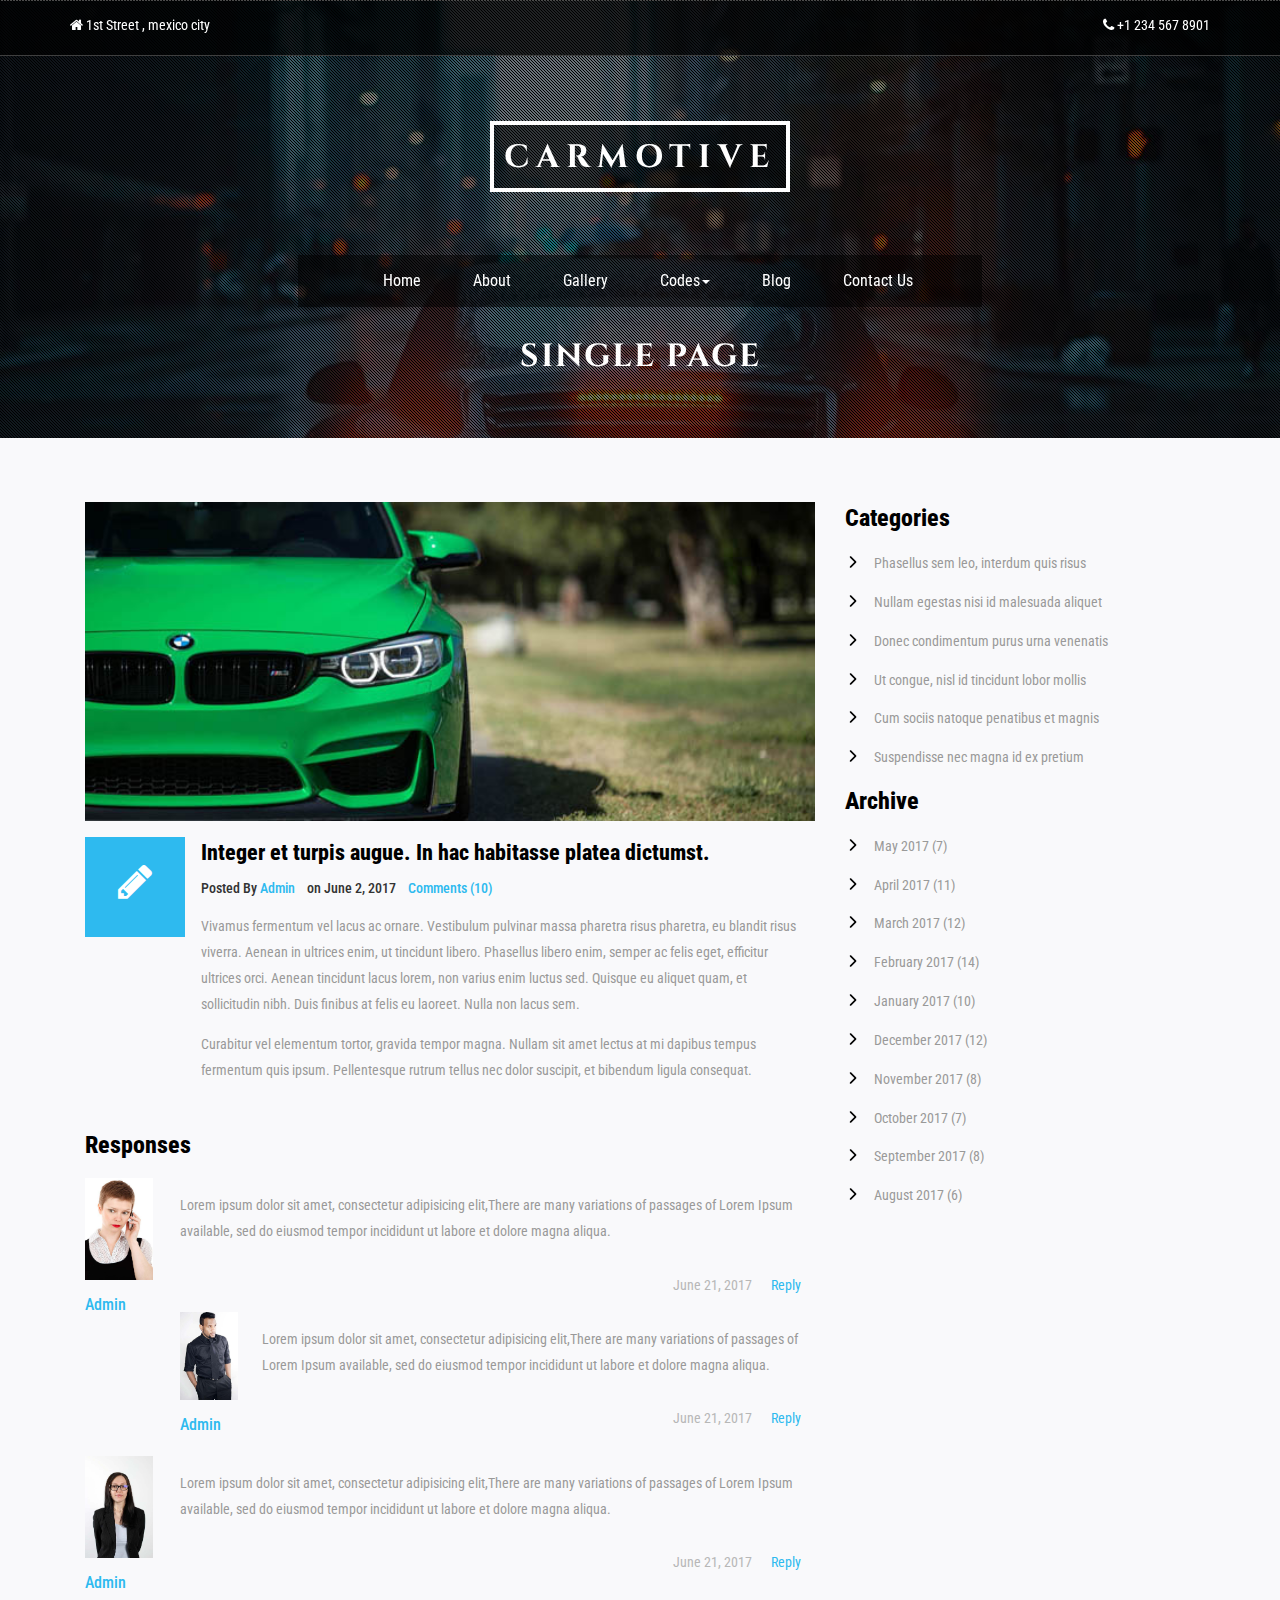
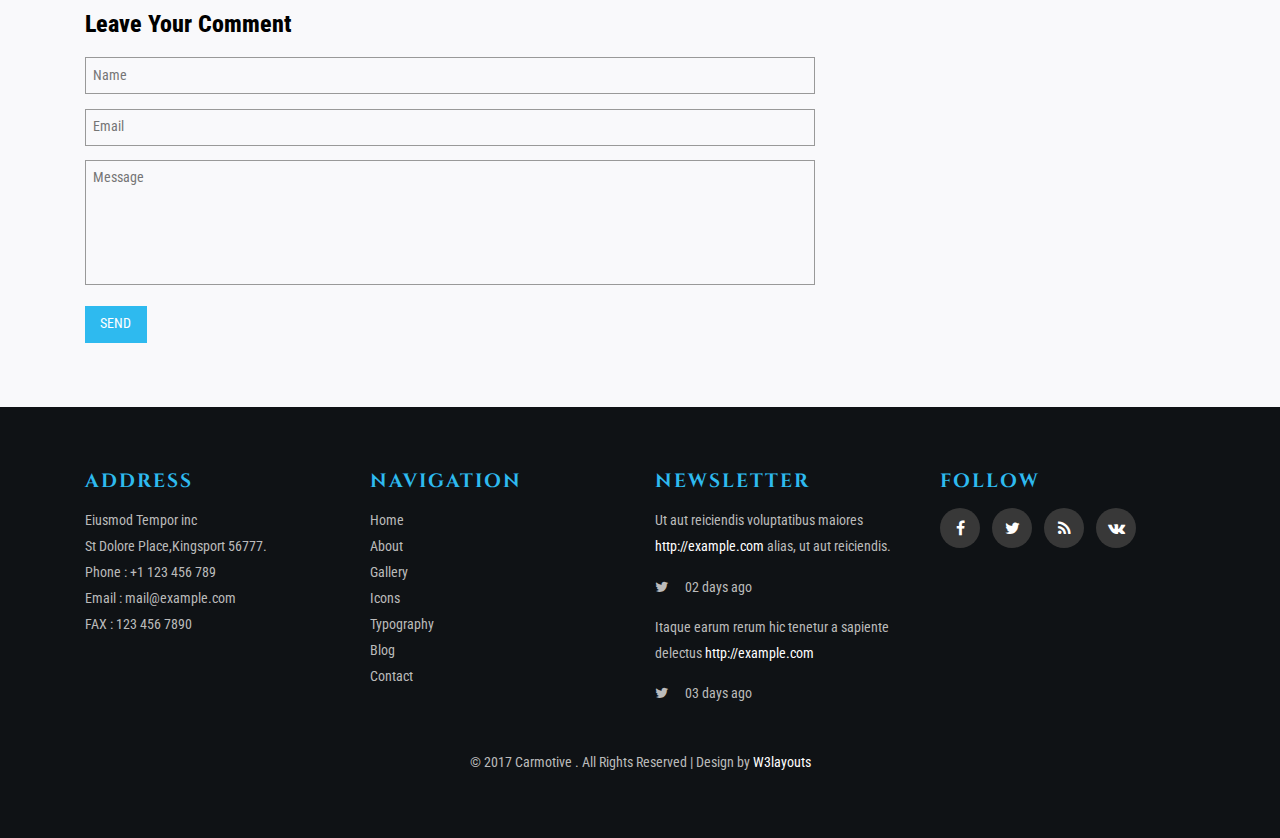
<file: single.html>
<!--A Design by W3layouts
Author: W3layout
Author URL: http://w3layouts.com
License: Creative Commons Attribution 3.0 Unported
License URL: http://creativecommons.org/licenses/by/3.0/
-->
<!DOCTYPE html>
<html lang="en">
<head>
<title>Carmotive an Industrial Category Bootstrap responsive Website Template | Single :: w3layouts</title>
<meta name="viewport" content="width=device-width, initial-scale=1">
<meta charset="utf-8">
<meta name="keywords" content="Carmotive Responsive web template, Bootstrap Web Templates, Flat Web Templates, Android Compatible web template, 
Smartphone Compatible web template, free webdesigns for Nokia, Samsung, LG, SonyEricsson, Motorola web design" />
<script type="application/x-javascript"> addEventListener("load", function() { setTimeout(hideURLbar, 0); }, false); function hideURLbar(){ window.scrollTo(0,1); } </script>
<!-- bootstrap-css -->
<link href="css/bootstrap.css" rel="stylesheet" type="text/css" media="all" />
<!--// bootstrap-css -->
<!-- css -->
<link rel="stylesheet" href="css/style.css" type="text/css" media="all" />
<!--// css -->
<!-- font-awesome icons -->
<link href="css/font-awesome.css" rel="stylesheet"> 
<!-- //font-awesome icons -->
<!-- font -->
<link href="//fonts.googleapis.com/css?family=Cinzel:400,700,900" rel="stylesheet">
<link href="//fonts.googleapis.com/css?family=Open+Sans:300,300i,400,400i,600,600i,700,700i,800,800i" rel="stylesheet">
<link href='//fonts.googleapis.com/css?family=Roboto+Condensed:400,700italic,700,400italic,300italic,300' rel='stylesheet' type='text/css'>
<!-- //font -->
<script src="js/jquery-1.11.1.min.js"></script>
<script src="js/bootstrap.js"></script>
<script type="text/javascript">
	jQuery(document).ready(function($) {
		$(".scroll").click(function(event){		
			event.preventDefault();
			$('html,body').animate({scrollTop:$(this.hash).offset().top},1000);
		});
	});
</script> 
<!--[if lt IE 9]>
  <script src="https://oss.maxcdn.com/libs/html5shiv/3.7.0/html5shiv.js"></script>
<![endif]-->
</head>
<body>
	<!-- banner -->
	<div class="banner jarallax">
		<div class="banner-dot">
			<div class="header-top">
				<div class="container">
					<div class="header-top-left">
						<p><i class="fa fa-home" aria-hidden="true"></i> 1st Street , mexico city</p>
					</div>
					<div class="header-top-right">
						<p><i class="fa fa-phone" aria-hidden="true"></i> +1 234 567 8901</p>
					</div>
				</div>
			</div>
			<div class="header">
				<div class="container">
					<div class="header-left">
						<div class="w3layouts-logo">
							<h1>
								<a href="index.html">Carmotive</a>
							</h1>
						</div>
					</div>
					<div class="clearfix"> </div>
				</div>
			</div>
			
			<div class="header-right about-top">
				<div class="container">
						<div class="top-nav">
							<nav class="navbar navbar-default">
								<div class="navbar-header">
									<button type="button" class="navbar-toggle" data-toggle="collapse" data-target="#bs-example-navbar-collapse-1">
										<span class="sr-only">Toggle navigation</span>
										<span class="icon-bar"></span>
										<span class="icon-bar"></span>
										<span class="icon-bar"></span>
									</button>
								</div>
								<!--navbar-header-->
								<div class="collapse navbar-collapse" id="bs-example-navbar-collapse-1">
									<ul class="nav navbar-nav navbar-right">
										<li><a href="index.html">Home</a></li>
										<li><a href="about.html">About</a></li>
										<li><a href="gallery.html">Gallery</a></li>
										<li class=""><a href="#" class="dropdown-toggle hvr-bounce-to-bottom" data-toggle="dropdown" role="button" aria-haspopup="true" aria-expanded="false">Codes<span class="caret"></span></a>
											<ul class="dropdown-menu">
												<li><a class="hvr-bounce-to-bottom" href="icons.html">Icons</a></li>
												<li><a class="hvr-bounce-to-bottom" href="typography.html">Typography</a></li>          
											</ul>
										</li>	
										<li><a href="blog.html">Blog</a></li>
										<li><a href="contact.html">Contact Us</a></li>
									</ul>	
									<div class="clearfix"> </div>	
								</div>
							</nav>
						</div>
						<div class="clearfix"> </div>
					</div>
			</div>
			<div class="wthree-heading">
				<h2>Single Page</h2>
			</div>
		</div>
	</div>
	<!-- //banner -->
	<!-- single -->
	<div class="blog">
		<div class="container">
			<div class="agile-blog-grids">
				<div class="col-md-8 agile-blog-grid-left">
					<div class="agile-blog-grid">
						<div class="agile-blog-grid-left-img">
							<a href="single.html"><img src="images/b2.jpg" alt="" /></a>
						</div>
						<div class="blog-left-grids">
							<div class="blog-left-left">
								<i class="fa fa-pencil" aria-hidden="true"></i>
							</div>
							<div class="blog-left-right">
								<div class="blog-left-right-top">
									<h4>Integer et turpis augue. In hac habitasse platea dictumst.</h4>
									<p>Posted By <a href="#">Admin</a> &nbsp;&nbsp; on June 2, 2017 &nbsp;&nbsp; <a href="#">Comments (10)</a></p>
								</div>
								<div class="blog-left-right-bottom">
									<p>Vivamus fermentum vel lacus ac ornare. Vestibulum pulvinar massa pharetra risus pharetra, eu blandit risus viverra. Aenean in ultrices enim, ut tincidunt libero. Phasellus libero enim, semper ac felis eget, efficitur ultrices orci. Aenean tincidunt lacus lorem, non varius enim luctus sed. Quisque eu aliquet quam, et sollicitudin nibh. Duis finibus at felis eu laoreet. Nulla non lacus sem.
									<span>Curabitur vel elementum tortor, gravida tempor magna. Nullam sit amet lectus at mi dapibus tempus fermentum quis ipsum. Pellentesque rutrum tellus nec dolor suscipit, et bibendum ligula consequat. </span></p>
								</div>
							</div>
							<div class="clearfix"> </div>
						</div>
						<div class="response">
								<h3>Responses</h3>
								<div class="media response-info">
									<div class="media-left response-text-left">
										<a href="#">
											<img class="media-object" src="images/t1.jpg" alt="">
										</a>
										<h5><a href="#">Admin</a></h5>
									</div>
									<div class="media-body response-text-right">
										<p>Lorem ipsum dolor sit amet, consectetur adipisicing elit,There are many variations of passages of Lorem Ipsum available, 
											sed do eiusmod tempor incididunt ut labore et dolore magna aliqua.</p>
										<ul>
											<li>June 21, 2017</li>
											<li><a href="single.html">Reply</a></li>
										</ul>
										<div class="media response-info">
											<div class="media-left response-text-left">
												<a href="#">
													<img class="media-object" src="images/t2.jpg" alt="">
												</a>
												<h5><a href="#">Admin</a></h5>
											</div>
											<div class="media-body response-text-right">
												<p>Lorem ipsum dolor sit amet, consectetur adipisicing elit,There are many variations of passages of Lorem Ipsum available, 
													sed do eiusmod tempor incididunt ut labore et dolore magna aliqua.</p>
												<ul>
													<li>June 21, 2017</li>
													<li><a href="single.html">Reply</a></li>
												</ul>		
											</div>
											<div class="clearfix"> </div>
										</div>
									</div>
									<div class="clearfix"> </div>
								</div>
								<div class="media response-info">
									<div class="media-left response-text-left">
										<a href="#">
											<img class="media-object" src="images/t3.jpg" alt="">
										</a>
										<h5><a href="#">Admin</a></h5>
									</div>
									<div class="media-body response-text-right">
										<p>Lorem ipsum dolor sit amet, consectetur adipisicing elit,There are many variations of passages of Lorem Ipsum available, 
											sed do eiusmod tempor incididunt ut labore et dolore magna aliqua.</p>
										<ul>
											<li>June 21, 2017</li>
											<li><a href="single.html">Reply</a></li>
										</ul>		
									</div>
									<div class="clearfix"> </div>
								</div>
						</div>
						
						<div class="opinion">
							<h3>Leave Your Comment</h3>
							<form action="#" method="post">
								<input type="text" name="Name" placeholder="Name" required="">
								<input type="email" name="Email" placeholder="Email" required="">
								<textarea name="Message" placeholder="Message" required=""></textarea>
								<input type="submit" value="SEND">
							</form>
						</div>
					</div>
				</div>
				<div class="col-md-4 agile-blog-grid-right">
					<div class="categories">
						<h3>Categories</h3>
						<ul>
							<li><a href="#">Phasellus sem leo, interdum quis risus</a></li>
							<li><a href="#">Nullam egestas nisi id malesuada aliquet </a></li>
							<li><a href="#"> Donec condimentum purus urna venenatis</a></li>
							<li><a href="#">Ut congue, nisl id tincidunt lobor mollis</a></li>
							<li><a href="#">Cum sociis natoque penatibus et magnis</a></li>
							<li><a href="#">Suspendisse nec magna id ex pretium</a></li>
						</ul>
					</div>
					<div class="categories">
						<h3>Archive</h3>
						<ul class="marked-list offs1">
							<li><a href="#">May 2017 (7)</a></li>
							<li><a href="#">April 2017 (11)</a></li>
							<li><a href="#">March 2017 (12)</a></li>
							<li><a href="#">February 2017 (14)</a> </li>
							<li><a href="#">January 2017 (10)</a></li>    
							<li><a href="#">December 2017 (12)</a></li>
							<li><a href="#">November 2017 (8)</a></li>
							<li><a href="#">October 2017 (7)</a> </li>
							<li><a href="#">September 2017 (8)</a></li>
							<li><a href="#">August 2017 (6)</a></li>                          
						</ul>
					</div>
				</div>
				<div class="clearfix"> </div>
			</div>
		</div>
	</div>
	<!-- //single -->
	<!-- footer -->
	<div class="w3-agile-footer">
		<div class="container">
			<div class="footer-grids">
				<div class="col-md-3 footer-grid">
					<div class="footer-grid-heading">
						<h4>Address</h4>
					</div>
					<div class="footer-grid-info">
						<p>Eiusmod Tempor inc
							<span>St Dolore Place,Kingsport 56777.</span>
						</p>
						<p class="phone">Phone : +1 123 456 789
							<span>Email : <a href="mailto:example@email.com">mail@example.com</a></span>
							<span>FAX : <a href="mailto:example@email.com">123 456 7890</a></span>
						</p>
					</div>
				</div>
				<div class="col-md-3 footer-grid">
					<div class="footer-grid-heading">
						<h4>Navigation</h4>
					</div>
					<div class="footer-grid-info">
						<ul>
							<li><a href="index.html">Home</a></li>
							<li><a href="about.html">About</a></li>
							<li><a href="gallery.html">Gallery</a></li>
							<li><a href="icons.html">Icons</a></li>
							<li><a href="typography.html">Typography</a></li>
							<li><a href="blog.html">Blog</a></li>
							<li><a href="contact.html">Contact</a></li>
						</ul>
					</div>
				</div>
				<div class="col-md-3 footer-grid">
					<div class="footer-grid-heading">
						<h4>Newsletter</h4>
					</div>
					<div class="agile-footer-grid">
						<ul class="w3agile_footer_grid_list">
							<li>Ut aut reiciendis voluptatibus maiores <a href="#">http://example.com</a> alias, ut aut reiciendis.
								<span><i class="fa fa-twitter" aria-hidden="true"></i> 02 days ago</span></li>
							<li>Itaque earum rerum hic tenetur a sapiente delectus <a href="#">http://example.com</a><span><i class="fa fa-twitter" aria-hidden="true"></i> 03 days ago</span></li>
						</ul>
					</div>
				</div>
				<div class="col-md-3 footer-grid">
					<div class="footer-grid-heading">
						<h4>Follow</h4>
					</div>
					<div class="social">
						<ul>
							<li><a href="#"><i class="fa fa-facebook"></i></a></li>
							<li><a href="#"><i class="fa fa-twitter"></i></a></li>
							<li><a href="#"><i class="fa fa-rss"></i></a></li>
							<li><a href="#"><i class="fa fa-vk"></i></a></li>
						</ul>
					</div>
				</div>
				<div class="clearfix"> </div>
			</div>
			<div class="agileits-w3layouts-copyright">
				<p>© 2017 Carmotive . All Rights Reserved | Design by <a href="http://w3layouts.com/"> W3layouts</a> </p>
			</div>
		</div>
	</div>
	<!-- //footer -->
	<script src="js/jarallax.js"></script>
	<script src="js/SmoothScroll.min.js"></script>
	<script type="text/javascript">
		/* init Jarallax */
		$('.jarallax').jarallax({
			speed: 0.5,
			imgWidth: 1366,
			imgHeight: 768
		})
	</script>

	<script type="text/javascript" src="js/move-top.js"></script>
	<script type="text/javascript" src="js/easing.js"></script>
	<!-- here stars scrolling icon -->
	<script type="text/javascript">
		$(document).ready(function() {
			/*
				var defaults = {
				containerID: 'toTop', // fading element id
				containerHoverID: 'toTopHover', // fading element hover id
				scrollSpeed: 1200,
				easingType: 'linear' 
				};
			*/
								
			$().UItoTop({ easingType: 'easeOutQuart' });
								
			});
	</script>
<!-- //here ends scrolling icon -->
</body>	
</html>
</file>
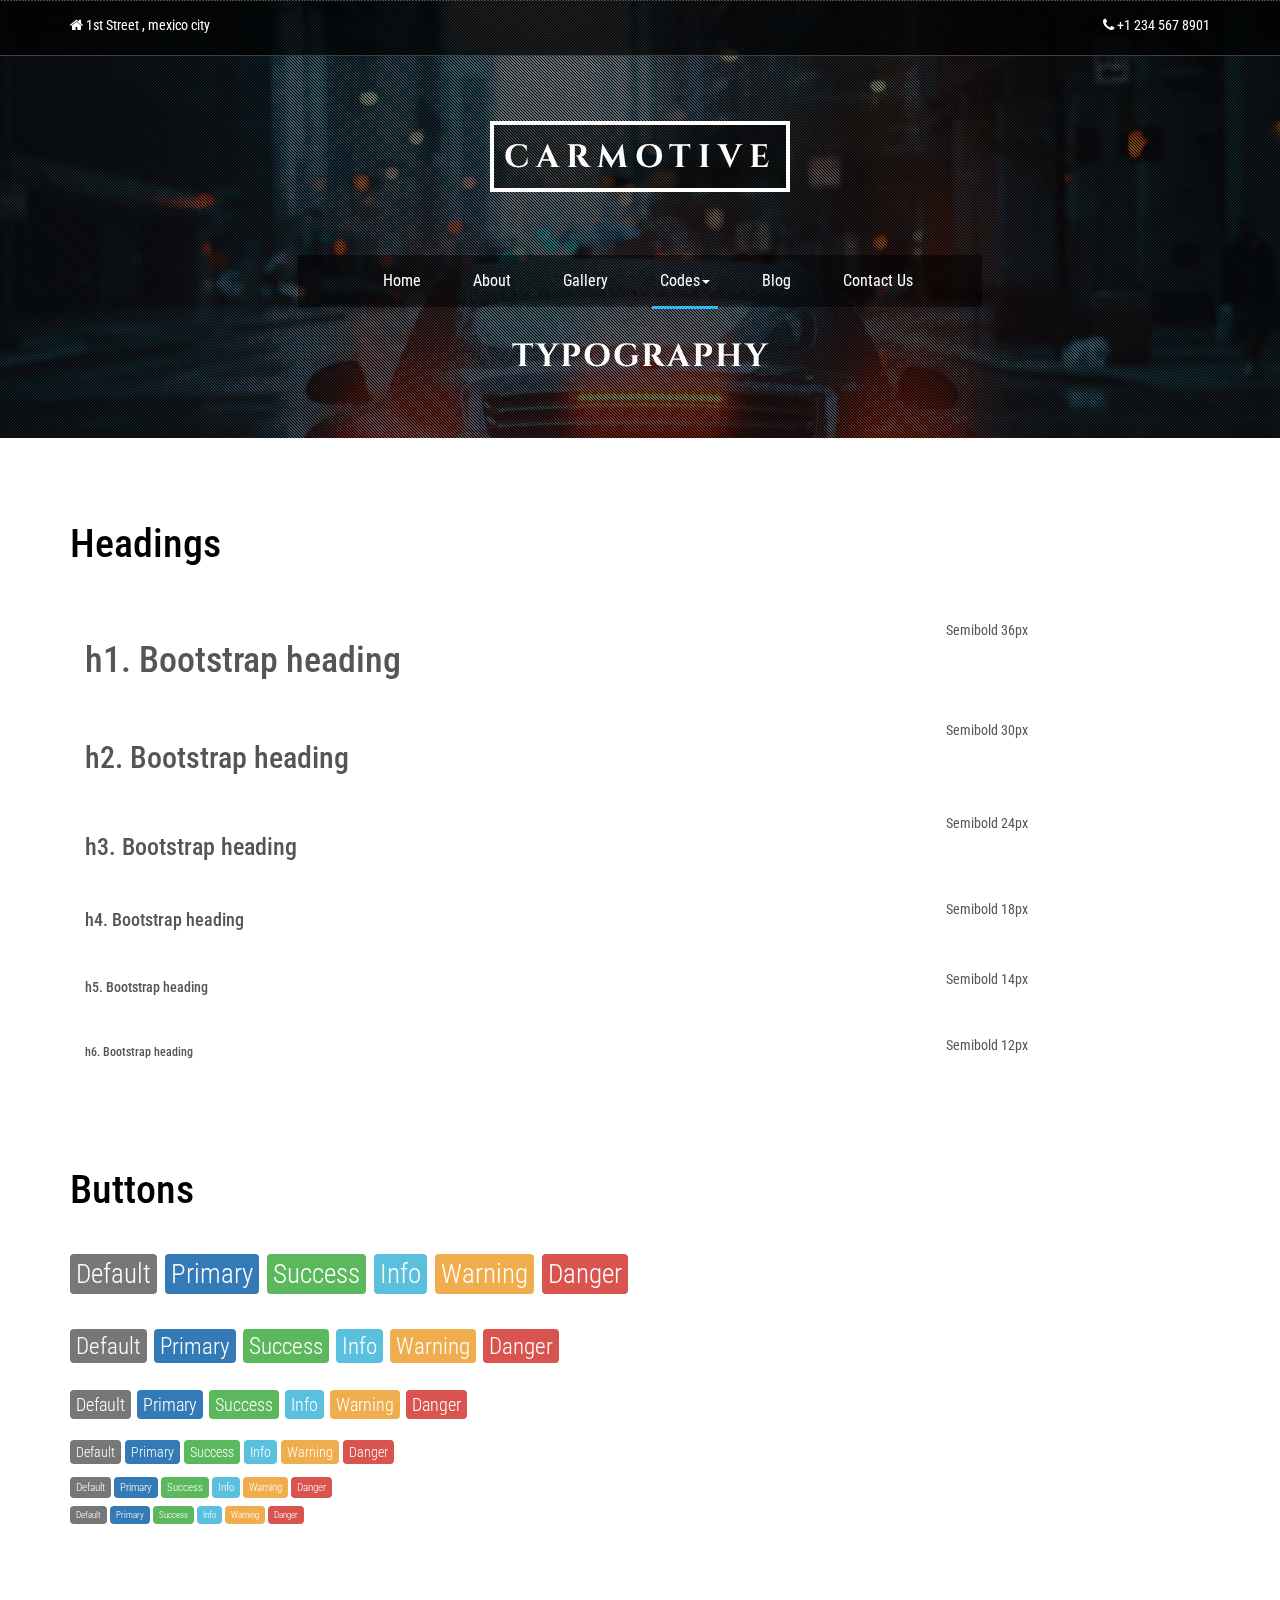
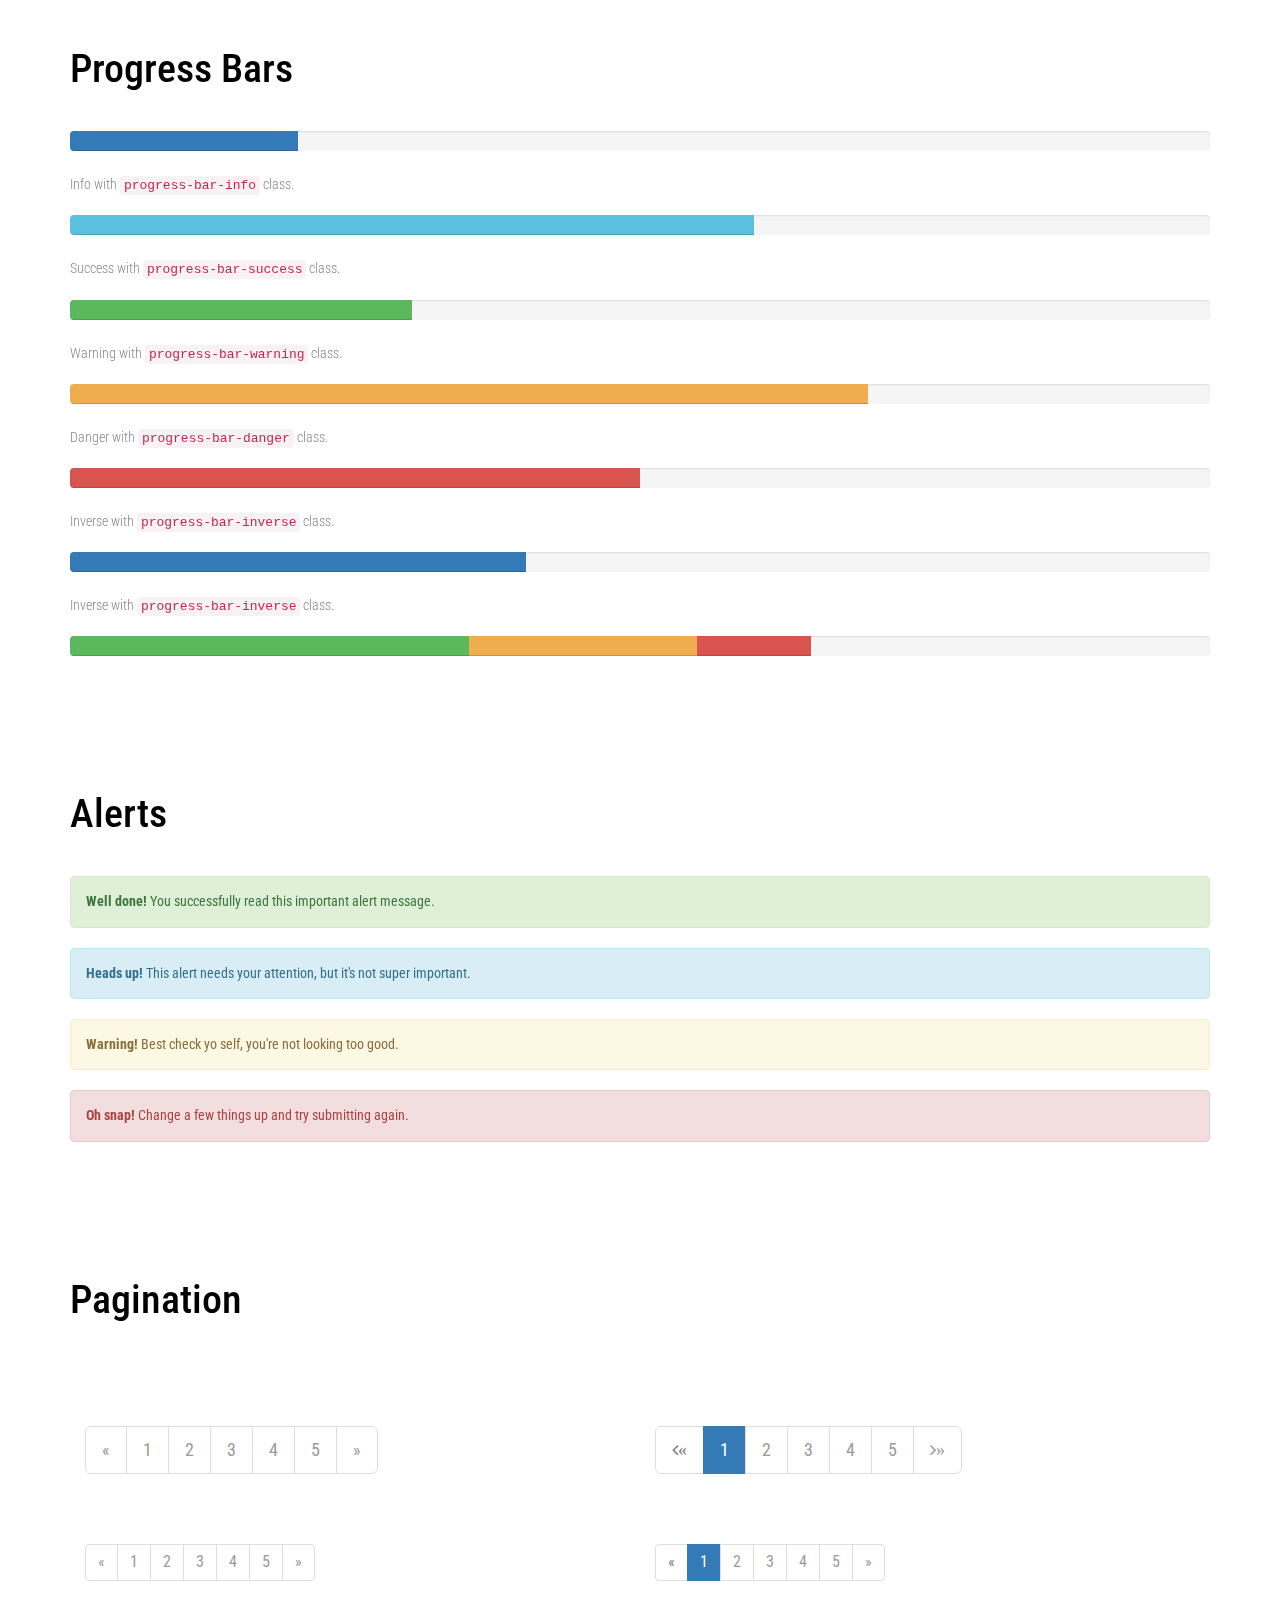
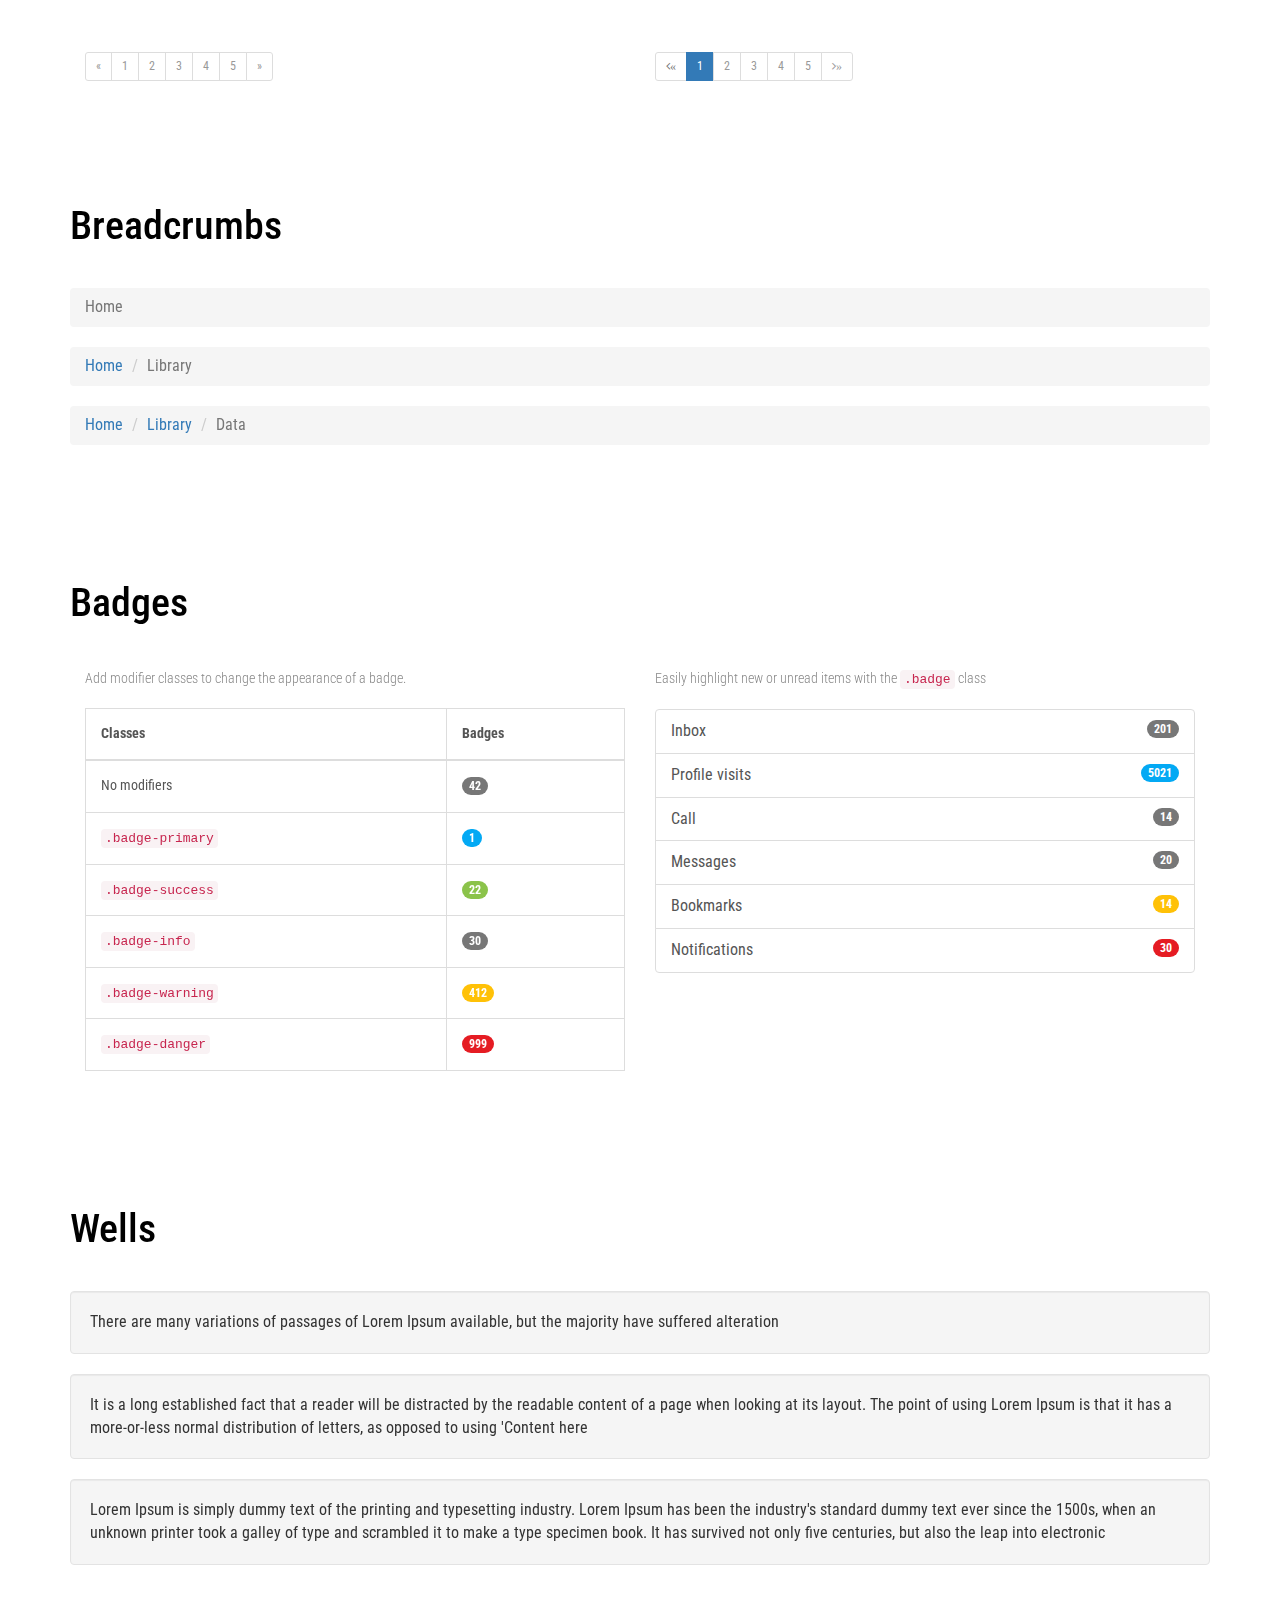
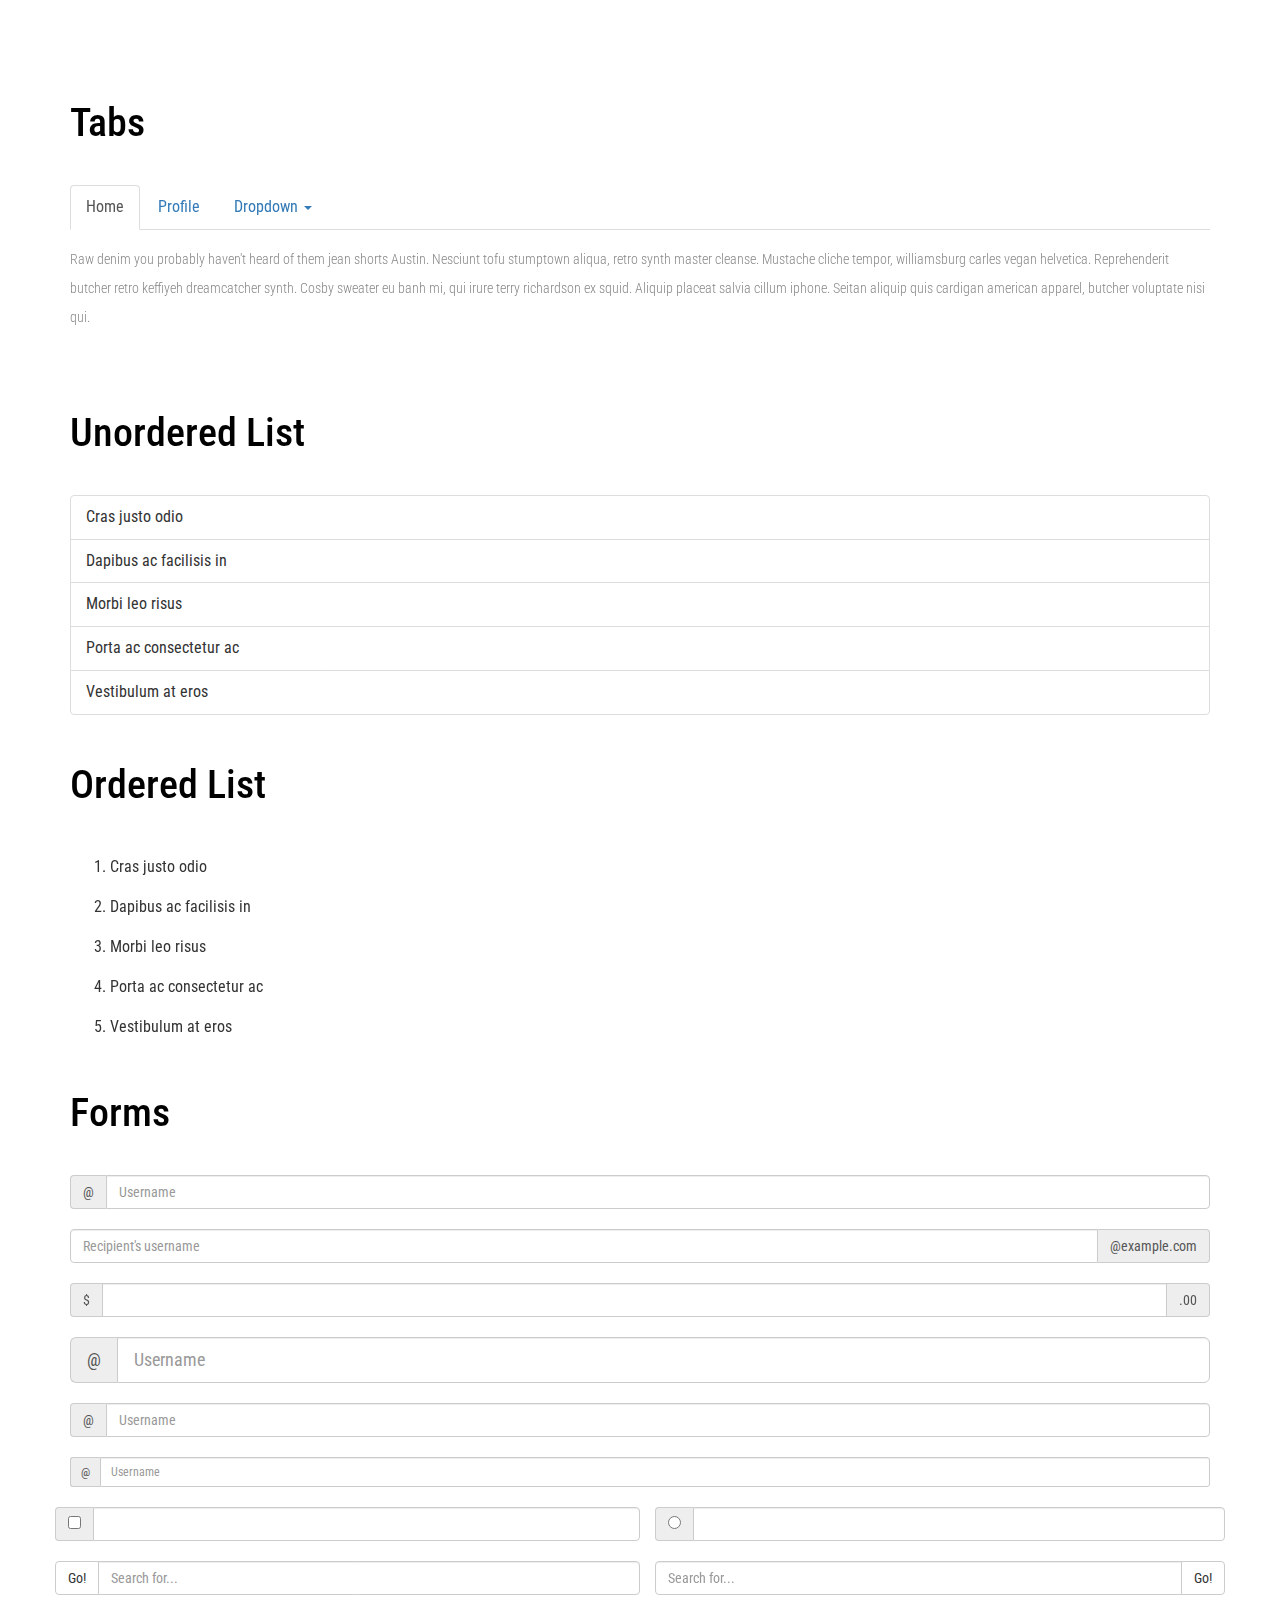
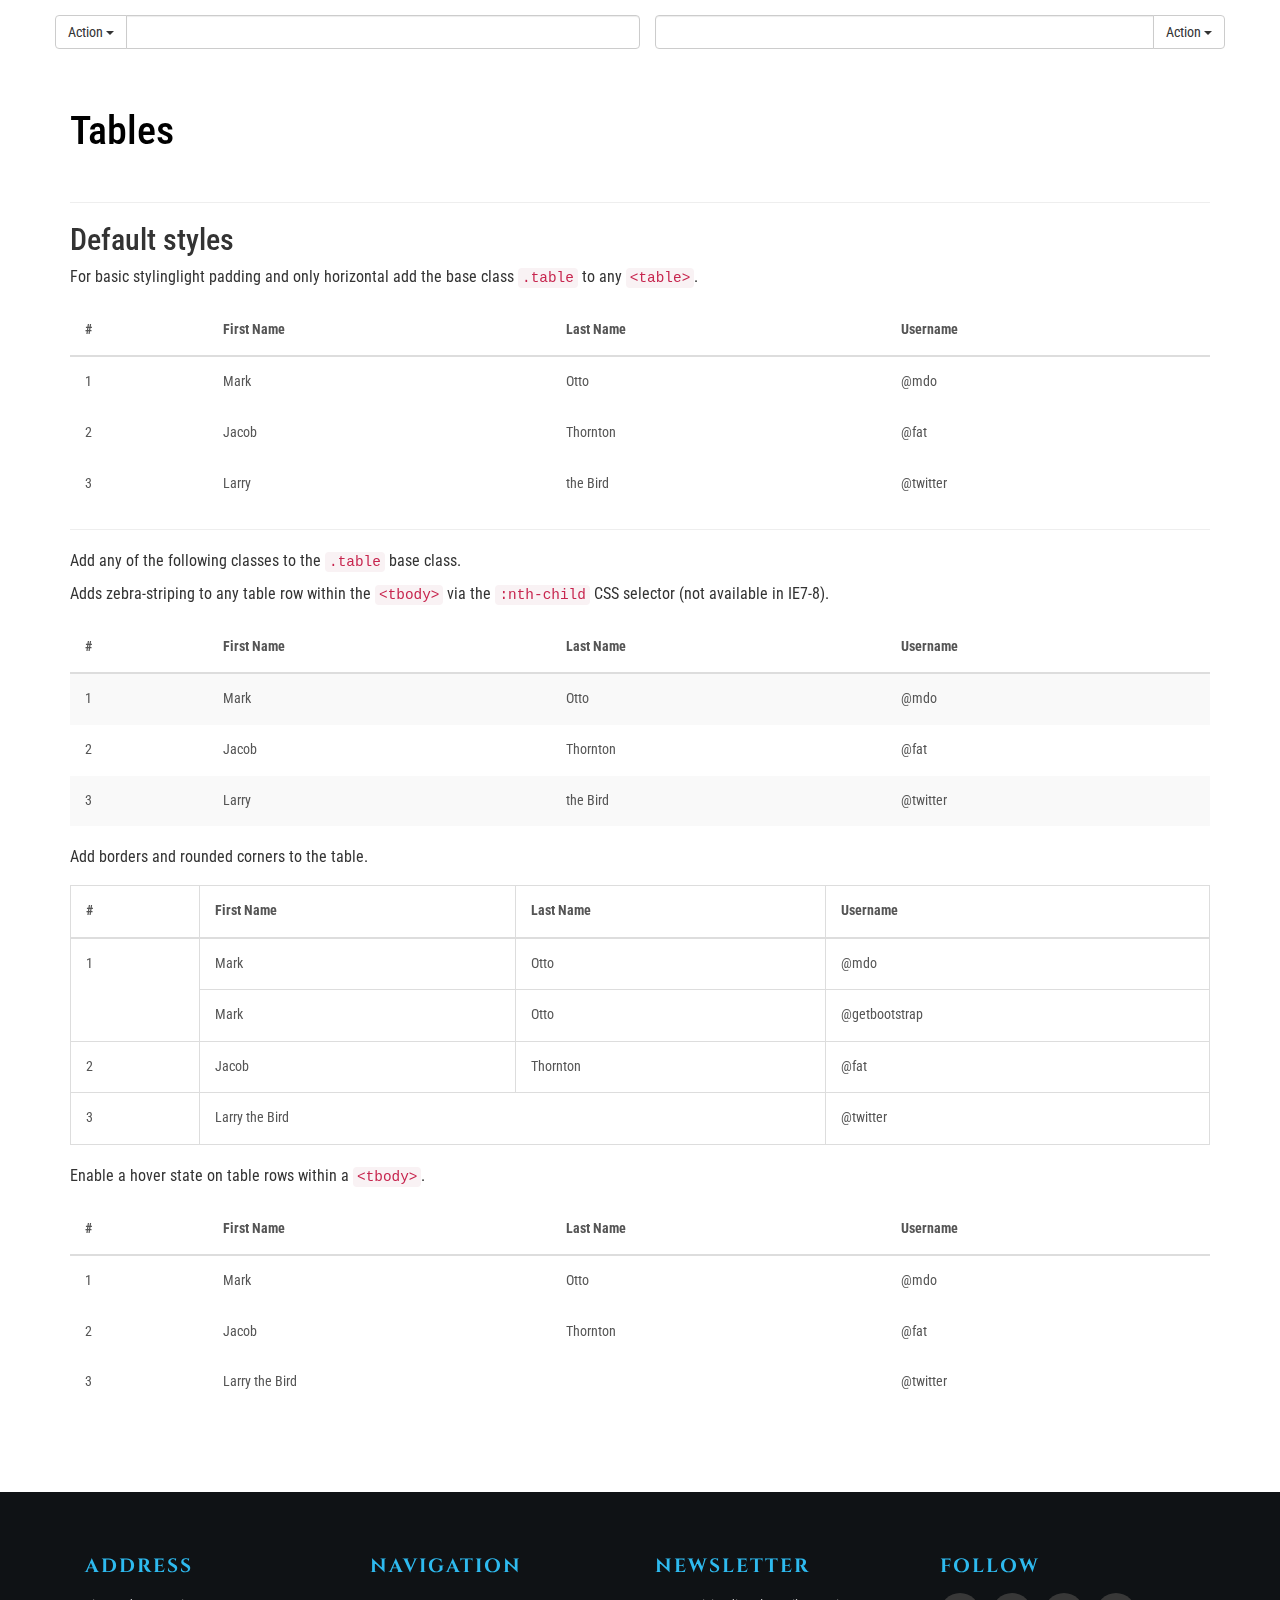
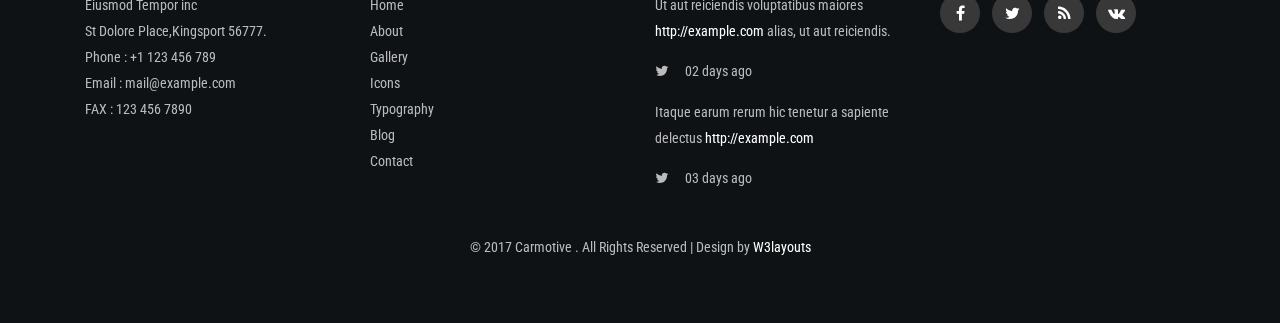
<file: typography.html>
<!--A Design by W3layouts
Author: W3layout
Author URL: http://w3layouts.com
License: Creative Commons Attribution 3.0 Unported
License URL: http://creativecommons.org/licenses/by/3.0/
-->
<!DOCTYPE html>
<html lang="en">
<head>
<title>Carmotive an Industrial Category Bootstrap responsive Website Template | Typography :: w3layouts</title>
<meta name="viewport" content="width=device-width, initial-scale=1">
<meta charset="utf-8">
<meta name="keywords" content="Carmotive Responsive web template, Bootstrap Web Templates, Flat Web Templates, Android Compatible web template, 
Smartphone Compatible web template, free webdesigns for Nokia, Samsung, LG, SonyEricsson, Motorola web design" />
<script type="application/x-javascript"> addEventListener("load", function() { setTimeout(hideURLbar, 0); }, false); function hideURLbar(){ window.scrollTo(0,1); } </script>
<!-- bootstrap-css -->
<link href="css/bootstrap.css" rel="stylesheet" type="text/css" media="all" />
<!--// bootstrap-css -->
<!-- css -->
<link rel="stylesheet" href="css/style.css" type="text/css" media="all" />
<!--// css -->
<!-- font-awesome icons -->
<link href="css/font-awesome.css" rel="stylesheet"> 
<!-- //font-awesome icons -->
<!-- font -->
<link href="//fonts.googleapis.com/css?family=Cinzel:400,700,900" rel="stylesheet">
<link href="//fonts.googleapis.com/css?family=Open+Sans:300,300i,400,400i,600,600i,700,700i,800,800i" rel="stylesheet">
<link href='//fonts.googleapis.com/css?family=Roboto+Condensed:400,700italic,700,400italic,300italic,300' rel='stylesheet' type='text/css'>
<!-- //font -->
<script src="js/jquery-1.11.1.min.js"></script>
<script src="js/bootstrap.js"></script>
<script type="text/javascript">
	jQuery(document).ready(function($) {
		$(".scroll").click(function(event){		
			event.preventDefault();
			$('html,body').animate({scrollTop:$(this.hash).offset().top},1000);
		});
	});
</script> 
<!--[if lt IE 9]>
  <script src="https://oss.maxcdn.com/libs/html5shiv/3.7.0/html5shiv.js"></script>
<![endif]-->
</head>
<body>
	<!-- banner -->
	<div class="banner jarallax">
		<div class="banner-dot">
			<div class="header-top">
				<div class="container">
					<div class="header-top-left">
						<p><i class="fa fa-home" aria-hidden="true"></i> 1st Street , mexico city</p>
					</div>
					<div class="header-top-right">
						<p><i class="fa fa-phone" aria-hidden="true"></i> +1 234 567 8901</p>
					</div>
				</div>
			</div>
			<div class="header">
				<div class="container">
					<div class="header-left">
						<div class="w3layouts-logo">
							<h1>
								<a href="index.html">Carmotive</a>
							</h1>
						</div>
					</div>
					<div class="clearfix"> </div>
				</div>
			</div>
			
			<div class="header-right about-top">
				<div class="container">
						<div class="top-nav">
							<nav class="navbar navbar-default">
								<div class="navbar-header">
									<button type="button" class="navbar-toggle" data-toggle="collapse" data-target="#bs-example-navbar-collapse-1">
										<span class="sr-only">Toggle navigation</span>
										<span class="icon-bar"></span>
										<span class="icon-bar"></span>
										<span class="icon-bar"></span>
									</button>
								</div>
								<!--navbar-header-->
								<div class="collapse navbar-collapse" id="bs-example-navbar-collapse-1">
									<ul class="nav navbar-nav navbar-right">
										<li><a href="index.html">Home</a></li>
										<li><a href="about.html">About</a></li>
										<li><a href="gallery.html">Gallery</a></li>
										<li class=""><a href="#" class="dropdown-toggle hvr-bounce-to-bottom active" data-toggle="dropdown" role="button" aria-haspopup="true" aria-expanded="false">Codes<span class="caret"></span></a>
											<ul class="dropdown-menu">
												<li><a class="hvr-bounce-to-bottom" href="icons.html">Icons</a></li>
												<li><a class="hvr-bounce-to-bottom" href="typography.html">Typography</a></li>          
											</ul>
										</li>	
										<li><a href="blog.html">Blog</a></li>
										<li><a href="contact.html">Contact Us</a></li>
									</ul>	
									<div class="clearfix"> </div>	
								</div>
							</nav>
						</div>
						<div class="clearfix"> </div>
					</div>
			</div>
			<div class="wthree-heading">
				<h2>Typography</h2>
			</div>
		</div>
	</div>
	<!-- //banner -->
	<!-- typography -->
	<div class="typography">
				<div class="container">
					<div class="grid_3 grid_4">
						<h3 class="hdg">Headings</h3>
						<div class="bs-example">
							<table class="table">
								<tbody>
									<tr>
										<td><h1 id="h1.-bootstrap-heading">h1. Bootstrap heading<a class="anchorjs-link" href="#h1.-bootstrap-heading"><span class="anchorjs-icon"></span></a></h1></td>
										<td class="type-info">Semibold 36px</td>
									</tr>
									<tr>
										<td><h2 id="h2.-bootstrap-heading">h2. Bootstrap heading<a class="anchorjs-link" href="#h2.-bootstrap-heading"><span class="anchorjs-icon"></span></a></h2></td>
										<td class="type-info">Semibold 30px</td>
									</tr>
									<tr>
										<td><h3 id="h3.-bootstrap-heading">h3. Bootstrap heading<a class="anchorjs-link" href="#h3.-bootstrap-heading"><span class="anchorjs-icon"></span></a></h3></td>
										<td class="type-info">Semibold 24px</td>
									</tr>
									<tr>
										<td><h4 id="h4.-bootstrap-heading">h4. Bootstrap heading<a class="anchorjs-link" href="#h4.-bootstrap-heading"><span class="anchorjs-icon"></span></a></h4></td>
										<td class="type-info">Semibold 18px</td>
									</tr>
									<tr>
										<td><h5 id="h5.-bootstrap-heading">h5. Bootstrap heading<a class="anchorjs-link" href="#h5.-bootstrap-heading"><span class="anchorjs-icon"></span></a></h5></td>
										<td class="type-info">Semibold 14px</td>
									</tr>
									<tr>
										<td><h6>h6. Bootstrap heading</h6></td>
										<td class="type-info">Semibold 12px</td>
									</tr>
								</tbody>
							</table>
						</div>
					</div>
					
					<div class="grid_3 grid_5 wow fadeInUp animated" data-wow-delay=".5s">
						<h3 class="hdg">Buttons</h3>
						<h1>
							<a href="#"><span class="label label-default">Default</span></a>
							<a href="#"><span class="label label-primary">Primary</span></a>
							<a href="#"><span class="label label-success">Success</span></a>
							<a href="#"><span class="label label-info">Info</span></a>
							<a href="#"><span class="label label-warning">Warning</span></a>
							<a href="#"><span class="label label-danger">Danger</span></a>
						</h1>
						<h2>
							<a href="#"><span class="label label-default">Default</span></a>
							<a href="#"><span class="label label-primary">Primary</span></a>
							<a href="#"><span class="label label-success">Success</span></a>
							<a href="#"><span class="label label-info">Info</span></a>
							<a href="#"><span class="label label-warning">Warning</span></a>
							<a href="#"><span class="label label-danger">Danger</span></a>
						</h2>
						<h3>
							<a href="#"><span class="label label-default">Default</span></a>
							<a href="#"><span class="label label-primary">Primary</span></a>
							<a href="#"><span class="label label-success">Success</span></a>
							<a href="#"><span class="label label-info">Info</span></a>
							<a href="#"><span class="label label-warning">Warning</span></a>
							<a href="#"><span class="label label-danger">Danger</span></a>
						</h3>
						<h4>
							<a href="#"><span class="label label-default">Default</span></a>
							<a href="#"><span class="label label-primary">Primary</span></a>
							<a href="#"><span class="label label-success">Success</span></a>
							<a href="#"><span class="label label-info">Info</span></a>
							<a href="#"><span class="label label-warning">Warning</span></a>
							<a href="#"><span class="label label-danger">Danger</span></a>
						</h4>
						<h5>
							<a href="#"><span class="label label-default">Default</span></a>
							<a href="#"><span class="label label-primary">Primary</span></a>
							<a href="#"><span class="label label-success">Success</span></a>
							<a href="#"><span class="label label-info">Info</span></a>
							<a href="#"><span class="label label-warning">Warning</span></a>
							<a href="#"><span class="label label-danger">Danger</span></a>
						</h5>
						<h6>
							<a href="#"><span class="label label-default">Default</span></a>
							<a href="#"><span class="label label-primary">Primary</span></a>
							<a href="#"><span class="label label-success">Success</span></a>
							<a href="#"><span class="label label-info">Info</span></a>
							<a href="#"><span class="label label-warning">Warning</span></a>
							<a href="#"><span class="label label-danger">Danger</span></a>
						</h6>
					</div>		
					
					<div class="grid_3 grid_5 wow fadeInUp animated" data-wow-delay=".5s">
						<h3 class="hdg">Progress Bars</h3>
						<div class="tab-content">
							<div class="tab-pane active" id="domprogress">
								<div class="progress">    
									<div class="progress-bar progress-bar-primary" style="width: 20%"></div>
								</div>
								<p>Info with <code>progress-bar-info</code> class.</p>
								<div class="progress">    
									<div class="progress-bar progress-bar-info" style="width: 60%"></div>
								</div>
								<p>Success with <code>progress-bar-success</code> class.</p>
								<div class="progress">
									<div class="progress-bar progress-bar-success" style="width: 30%"></div>
								</div>
								<p>Warning with <code>progress-bar-warning</code> class.</p>
								<div class="progress">
									<div class="progress-bar progress-bar-warning" style="width: 70%"></div>
								</div>
								<p>Danger with <code>progress-bar-danger</code> class.</p>
								<div class="progress">
									<div class="progress-bar progress-bar-danger" style="width: 50%"></div>
								</div>
								<p>Inverse with <code>progress-bar-inverse</code> class.</p>
								<div class="progress">
									<div class="progress-bar progress-bar-inverse" style="width: 40%"></div>
								</div>
								<p>Inverse with <code>progress-bar-inverse</code> class.</p>
								<div class="progress">
									<div class="progress-bar progress-bar-success" style="width: 35%"><span class="sr-only">35% Complete (success)</span></div>
									<div class="progress-bar progress-bar-warning" style="width: 20%"><span class="sr-only">20% Complete (warning)</span></div>
									<div class="progress-bar progress-bar-danger" style="width: 10%"><span class="sr-only">10% Complete (danger)</span></div>
								</div>
							</div>
						</div>
					</div>
					<div class="grid_3 grid_5 wow fadeInUp animated" data-wow-delay=".5s">
						<h3 class="hdg">Alerts</h3>
						<div class="alert alert-success" role="alert">
							<strong>Well done!</strong> You successfully read this important alert message.
						</div>
						<div class="alert alert-info" role="alert">
							<strong>Heads up!</strong> This alert needs your attention, but it's not super important.
						</div>
						<div class="alert alert-warning" role="alert">
							<strong>Warning!</strong> Best check yo self, you're not looking too good.
						</div>
						<div class="alert alert-danger" role="alert">
							<strong>Oh snap!</strong> Change a few things up and try submitting again.
						</div>
					</div>
					<div class="grid_3 grid_5 wow fadeInUp animated" data-wow-delay=".5s">
						<h3 class="hdg">Pagination</h3>
						<div class="col-md-6">
							<nav>
								<ul class="pagination pagination-lg">
									<li><a href="#" aria-label="Previous"><span aria-hidden="true">«</span></a></li>
									<li><a href="#">1</a></li>
									<li><a href="#">2</a></li>
									<li><a href="#">3</a></li>
									<li><a href="#">4</a></li>
									<li><a href="#">5</a></li>
									<li><a href="#" aria-label="Next"><span aria-hidden="true">»</span></a></li>
								</ul>
							</nav>
							<nav>
								<ul class="pagination">
									<li><a href="#" aria-label="Previous"><span aria-hidden="true">«</span></a></li>
									<li><a href="#">1</a></li>
									<li><a href="#">2</a></li>
									<li><a href="#">3</a></li>
									<li><a href="#">4</a></li>
									<li><a href="#">5</a></li>
									<li><a href="#" aria-label="Next"><span aria-hidden="true">»</span></a></li>
								</ul>
							</nav>
							<nav>
								<ul class="pagination pagination-sm">
									<li><a href="#" aria-label="Previous"><span aria-hidden="true">«</span></a></li>
									<li><a href="#">1</a></li>
									<li><a href="#">2</a></li>
									<li><a href="#">3</a></li>
									<li><a href="#">4</a></li>
									<li><a href="#">5</a></li>
									<li><a href="#" aria-label="Next"><span aria-hidden="true">»</span></a></li>
								</ul>
							</nav>
						</div>
						<div class="col-md-6">
							<ul class="pagination pagination-lg">
								<li class="disabled"><a href="#"><i class="fa fa-angle-left">«</i></a></li>
								<li class="active"><a href="#">1</a></li>
								<li><a href="#">2</a></li>
								<li><a href="#">3</a></li>
								<li><a href="#">4</a></li>
								<li><a href="#">5</a></li>
								<li><a href="#"><i class="fa fa-angle-right">»</i></a></li>
							</ul>
							<nav>
								<ul class="pagination">
									<li class="disabled"><a href="#" aria-label="Previous"><span aria-hidden="true">«</span></a></li>
									<li class="active"><a href="#">1 <span class="sr-only">(current)</span></a></li>
									<li><a href="#">2</a></li>
									<li><a href="#">3</a></li>
									<li><a href="#">4</a></li>
									<li><a href="#">5</a></li>
									<li><a href="#" aria-label="Next"><span aria-hidden="true">»</span></a></li>
								</ul>
							</nav>
							<ul class="pagination pagination-sm">
								<li class="disabled"><a href="#"><i class="fa fa-angle-left">«</i></a></li>
								<li class="active"><a href="#">1</a></li>
								<li><a href="#">2</a></li>
								<li><a href="#">3</a></li>
								<li><a href="#">4</a></li>
								<li><a href="#">5</a></li>
								<li><a href="#"><i class="fa fa-angle-right">»</i></a></li>
							</ul>
						</div>
						<div class="clearfix"> </div>
					</div>
					<div class="grid_3 grid_5 wow fadeInUp animated" data-wow-delay=".5s">
						<h3 class="hdg">Breadcrumbs</h3>
						<ol class="breadcrumb">
							<li class="active">Home</li>
						</ol>
						<ol class="breadcrumb">
							<li><a href="#">Home</a></li>
							<li class="active">Library</li>
						</ol>
						<ol class="breadcrumb">
							<li><a href="#">Home</a></li>
							<li><a href="#">Library</a></li>
							<li class="active">Data</li>
						</ol>
					</div>
					<div class="grid_3 grid_5 wow fadeInUp animated" data-wow-delay=".5s">
						<h3 class="hdg">Badges</h3>
						<div class="col-md-6">
							<p>Add modifier classes to change the appearance of a badge.</p>
							<table class="table table-bordered">
								<thead>
									<tr>
										<th>Classes</th>
										<th>Badges</th>
									</tr>
								</thead>
								<tbody>
									<tr>
										<td>No modifiers</td>
										<td><span class="badge">42</span></td>
									</tr>
									<tr>
										<td><code>.badge-primary</code></td>
										<td><span class="badge badge-primary">1</span></td>
									</tr>
									<tr>
										<td><code>.badge-success</code></td>
										<td><span class="badge badge-success">22</span></td>
									</tr>
									<tr>
										<td><code>.badge-info</code></td>
										<td><span class="badge badge-info">30</span></td>
									</tr>
									<tr>
										<td><code>.badge-warning</code></td>
										<td><span class="badge badge-warning">412</span></td>
									</tr>
									<tr>
										<td><code>.badge-danger</code></td>
										<td><span class="badge badge-danger">999</span></td>
									</tr>
								</tbody>
							</table>                    
						</div>
						<div class="col-md-6">
							<p>Easily highlight new or unread items with the <code>.badge</code> class</p>
							<div class="list-group list-group-alternate"> 
								<a href="#" class="list-group-item"><span class="badge">201</span> <i class="ti ti-email"></i> Inbox </a> 
								<a href="#" class="list-group-item"><span class="badge badge-primary">5021</span> <i class="ti ti-eye"></i> Profile visits </a> 
								<a href="#" class="list-group-item"><span class="badge">14</span> <i class="ti ti-headphone-alt"></i> Call </a> 
								<a href="#" class="list-group-item"><span class="badge">20</span> <i class="ti ti-comments"></i> Messages </a> 
								<a href="#" class="list-group-item"><span class="badge badge-warning">14</span> <i class="ti ti-bookmark"></i> Bookmarks </a> 
								<a href="#" class="list-group-item"><span class="badge badge-danger">30</span> <i class="ti ti-bell"></i> Notifications </a> 
							</div>
						</div>
					   <div class="clearfix"> </div>
					</div>	 
					<div class="grid_3 grid_5 wow fadeInUp animated" data-wow-delay=".5s">
						<h3 class="hdg">Wells</h3>
						<div class="well">
							There are many variations of passages of Lorem Ipsum available, but the majority have suffered alteration
						</div>
						<div class="well">
							It is a long established fact that a reader will be distracted by the readable content of a page when looking at its layout. The point of using Lorem Ipsum is that it has a more-or-less normal distribution of letters, as opposed to using 'Content here
						</div>
						<div class="well">
								Lorem Ipsum is simply dummy text of the printing and typesetting industry. Lorem Ipsum has been the industry's standard dummy text ever since the 1500s, when an unknown printer took a galley of type and scrambled it to make a type specimen book. It has survived not only five centuries, but also the leap into electronic
						</div>
					</div>
					<div class="grid_3 grid_5 wow fadeInUp animated" data-wow-delay=".5s">
						<h3 class="hdg">Tabs</h3>
						<div class="bs-example bs-example-tabs" role="tabpanel" data-example-id="togglable-tabs">
							<ul id="myTab" class="nav nav-tabs" role="tablist">
								<li role="presentation" class="active"><a href="#home" id="home-tab" role="tab" data-toggle="tab" aria-controls="home" aria-expanded="true">Home</a></li>
								<li role="presentation"><a href="#profile" role="tab" id="profile-tab" data-toggle="tab" aria-controls="profile">Profile</a></li>
								<li role="presentation" class="dropdown">
									<a href="#" id="myTabDrop1" class="dropdown-toggle" data-toggle="dropdown" aria-controls="myTabDrop1-contents">Dropdown <span class="caret"></span></a>
									<ul class="dropdown-menu" role="menu" aria-labelledby="myTabDrop1" id="myTabDrop1-contents">
										<li><a href="#dropdown1" tabindex="-1" role="tab" id="dropdown1-tab" data-toggle="tab" aria-controls="dropdown1">@fat</a></li>
										<li><a href="#dropdown2" tabindex="-1" role="tab" id="dropdown2-tab" data-toggle="tab" aria-controls="dropdown2">@mdo</a></li>
									</ul>
								</li>
							</ul>
							<div id="myTabContent" class="tab-content">
								<div role="tabpanel" class="tab-pane fade in active" id="home" aria-labelledby="home-tab">
									<p>Raw denim you probably haven't heard of them jean shorts Austin. Nesciunt tofu stumptown aliqua, retro synth master cleanse. Mustache cliche tempor, williamsburg carles vegan helvetica. Reprehenderit butcher retro keffiyeh dreamcatcher synth. Cosby sweater eu banh mi, qui irure terry richardson ex squid. Aliquip placeat salvia cillum iphone. Seitan aliquip quis cardigan american apparel, butcher voluptate nisi qui.</p>
								</div>
								<div role="tabpanel" class="tab-pane fade" id="profile" aria-labelledby="profile-tab">
									<p>Food truck fixie locavore, accusamus mcsweeney's marfa nulla single-origin coffee squid. Exercitation +1 labore velit, blog sartorial PBR leggings next level wes anderson artisan four loko farm-to-table craft beer twee. Qui photo booth letterpress, commodo enim craft beer mlkshk aliquip jean shorts ullamco ad vinyl cillum PBR. Homo nostrud organic, assumenda labore aesthetic magna delectus mollit. Keytar helvetica VHS salvia yr, vero magna velit sapiente labore stumptown. Vegan fanny pack odio cillum wes anderson 8-bit, sustainable jean shorts beard ut DIY ethical culpa terry richardson biodiesel. Art party scenester stumptown, tumblr butcher vero sint qui sapiente accusamus tattooed echo park.</p>
								</div>
								<div role="tabpanel" class="tab-pane fade" id="dropdown1" aria-labelledby="dropdown1-tab">
									<p>Etsy mixtape wayfarers, ethical wes anderson tofu before they sold out mcsweeney's organic lomo retro fanny pack lo-fi farm-to-table readymade. Messenger bag gentrify pitchfork tattooed craft beer, iphone skateboard locavore carles etsy salvia banksy hoodie helvetica. DIY synth PBR banksy irony. Leggings gentrify squid 8-bit cred pitchfork. Williamsburg banh mi whatever gluten-free, carles pitchfork biodiesel fixie etsy retro mlkshk vice blog. Scenester cred you probably haven't heard of them, vinyl craft beer blog stumptown. Pitchfork sustainable tofu synth chambray yr.</p>
								</div>
								<div role="tabpanel" class="tab-pane fade" id="dropdown2" aria-labelledby="dropdown2-tab">
									<p>Trust fund seitan letterpress, keytar raw denim keffiyeh etsy art party before they sold out master cleanse gluten-free squid scenester freegan cosby sweater. Fanny pack portland seitan DIY, art party locavore wolf cliche high life echo park Austin. Cred vinyl keffiyeh DIY salvia PBR, banh mi before they sold out farm-to-table VHS viral locavore cosby sweater. Lomo wolf viral, mustache readymade thundercats keffiyeh craft beer marfa ethical. Wolf salvia freegan, sartorial keffiyeh echo park vegan.</p>
								</div>
							</div>
						</div>
					</div>
					<h3 class="hdg wow fadeInUp animated" data-wow-delay=".5s">Unordered List</h3>
					<ul class="list-group wow fadeInUp animated" data-wow-delay=".5s">
					  <li class="list-group-item">Cras justo odio</li>
					  <li class="list-group-item">Dapibus ac facilisis in</li>
					  <li class="list-group-item">Morbi leo risus</li>
					  <li class="list-group-item">Porta ac consectetur ac</li>
					  <li class="list-group-item">Vestibulum at eros</li>
					</ul>
					<h3 class="hdg wow fadeInUp animated" data-wow-delay=".5s">Ordered List</h3>
					<ol class="wow fadeInUp animated" data-wow-delay=".5s">
						<li class="list-group-item1">Cras justo odio</li>
						<li class="list-group-item1">Dapibus ac facilisis in</li>
						<li class="list-group-item1">Morbi leo risus</li>
						<li class="list-group-item1">Porta ac consectetur ac</li>
						<li class="list-group-item1">Vestibulum at eros</li>
					</ol>
					<h3 class="hdg wow fadeInUp animated" data-wow-delay=".5s">Forms</h3>
					<div class="input-group wow fadeInUp animated" data-wow-delay=".5s">
						<span class="input-group-addon" id="basic-addon1">@</span>
						<input type="text" class="form-control" placeholder="Username" aria-describedby="basic-addon1">
					</div>
					<div class="input-group wow fadeInUp animated" data-wow-delay=".5s">
						<input type="text" class="form-control" placeholder="Recipient's username" aria-describedby="basic-addon2">
						<span class="input-group-addon" id="basic-addon2">@example.com</span>
					</div>
					<div class="input-group wow fadeInUp animated" data-wow-delay=".5s">
						<span class="input-group-addon">$</span>
							<input type="text" class="form-control" aria-label="Amount (to the nearest dollar)">
						<span class="input-group-addon">.00</span>
					</div>
					<div class="input-group input-group-lg wow fadeInUp animated" data-wow-delay=".5s">
						<span class="input-group-addon" id="sizing-addon1">@</span>
						<input type="text" class="form-control" placeholder="Username" aria-describedby="sizing-addon1">
					</div>
					<div class="input-group wow fadeInUp animated" data-wow-delay=".5s">
						<span class="input-group-addon" id="sizing-addon2">@</span>
						<input type="text" class="form-control" placeholder="Username" aria-describedby="sizing-addon2">
					</div>
					<div class="input-group input-group-sm wow fadeInUp animated" data-wow-delay=".5s">
						<span class="input-group-addon" id="sizing-addon3">@</span>
						<input type="text" class="form-control" placeholder="Username" aria-describedby="sizing-addon3">
					</div>
					<div class="row wow fadeInUp animated" data-wow-delay=".5s">
						<div class="col-lg-6 in-gp-tl">
							<div class="input-group">
								<span class="input-group-addon">
									<input type="checkbox" aria-label="...">
								</span>
								<input type="text" class="form-control" aria-label="...">
							</div><!-- /input-group -->
						</div><!-- /.col-lg-6 -->
						<div class="col-lg-6 in-gp-tb">
							<div class="input-group">
								<span class="input-group-addon">
									<input type="radio" aria-label="...">
								</span>
								<input type="text" class="form-control" aria-label="...">
							</div><!-- /input-group -->
						</div><!-- /.col-lg-6 -->
					</div><!-- /.row -->
					<div class="row wow fadeInUp animated" data-wow-delay=".5s">
						<div class="col-lg-6 in-gp-tl">
							<div class="input-group">
								<span class="input-group-btn">
									<button class="btn btn-default" type="button">Go!</button>
								</span>
								<input type="text" class="form-control" placeholder="Search for...">
							</div><!-- /input-group -->
						</div><!-- /.col-lg-6 -->
						<div class="col-lg-6 in-gp-tb">
							<div class="input-group">
								<input type="text" class="form-control" placeholder="Search for...">
								<span class="input-group-btn">
									<button class="btn btn-default" type="button">Go!</button>
								</span>
							</div><!-- /input-group -->
						</div><!-- /.col-lg-6 -->
					</div><!-- /.row -->
					<div class="row wow fadeInUp animated" data-wow-delay=".5s">
						<div class="col-lg-6 in-gp-tl">
							<div class="input-group">
								<div class="input-group-btn">
									<button type="button" class="btn btn-default dropdown-toggle" data-toggle="dropdown" aria-haspopup="true" aria-expanded="false">Action <span class="caret"></span></button>
									<ul class="dropdown-menu">
										<li><a href="#">Action</a></li>
										<li><a href="#">Another action</a></li>
										<li><a href="#">Something else here</a></li>
										<li role="separator" class="divider"></li>
										<li><a href="#">Separated link</a></li>
									</ul>
								</div><!-- /btn-group -->
								<input type="text" class="form-control" aria-label="...">
							</div><!-- /input-group -->
						</div><!-- /.col-lg-6 -->
						<div class="col-lg-6 in-gp-tb">
							<div class="input-group">
								<input type="text" class="form-control" aria-label="...">
								<div class="input-group-btn">
									<button type="button" class="btn btn-default dropdown-toggle" data-toggle="dropdown" aria-haspopup="true" aria-expanded="false">Action <span class="caret"></span></button>
									<ul class="dropdown-menu dropdown-menu-right">
										<li><a href="#">Action</a></li>
										<li><a href="#">Another action</a></li>
										<li><a href="#">Something else here</a></li>
										<li role="separator" class="divider"></li>
										<li><a href="#">Separated link</a></li>
									</ul>
								</div><!-- /btn-group -->
							</div><!-- /input-group -->
						</div><!-- /.col-lg-6 -->
					</div><!-- /.row -->
					<div class="page-header wow fadeInUp animated" data-wow-delay=".5s">
						<h3 class="hdg">Tables</h3>
					</div>
					<h2 class="typoh2 wow fadeInUp animated" data-wow-delay=".5s">Default styles</h2>
					<p class="wow fadeInUp animated" data-wow-delay=".5s">For basic stylinglight padding and only horizontal add the base class <code>.table</code> to any <code>&lt;table&gt;</code>.</p>
					<div class="bs-docs-example wow fadeInUp animated" data-wow-delay=".5s">
						<table class="table">
							<thead>
								<tr>
									<th>#</th>
									<th>First Name</th>
									<th>Last Name</th>
									<th>Username</th>
								</tr>
							</thead>
							<tbody>
								<tr>
									<td>1</td>
									<td>Mark</td>
									<td>Otto</td>
									<td>@mdo</td>
								</tr>
								<tr>
									<td>2</td>
									<td>Jacob</td>
									<td>Thornton</td>
									<td>@fat</td>
								</tr>
								<tr>
									<td>3</td>
									<td>Larry</td>
									<td>the Bird</td>
									<td>@twitter</td>
								</tr>
							</tbody>
						</table>
					</div>
					<hr class="bs-docs-separator">
					<p class="wow fadeInUp animated" data-wow-delay=".5s">Add any of the following classes to the <code>.table</code> base class.</p>
					<p class="wow fadeInUp animated" data-wow-delay=".5s">Adds zebra-striping to any table row within the <code>&lt;tbody&gt;</code> via the <code>:nth-child</code> CSS selector (not available in IE7-8).</p>
					<div class="bs-docs-example wow fadeInUp animated" data-wow-delay=".5s">
						<table class="table table-striped">
							<thead>
								<tr>
									<th>#</th>
									<th>First Name</th>
									<th>Last Name</th>
									<th>Username</th>
								</tr>
							</thead>
							<tbody>
								<tr>
									<td>1</td>
									<td>Mark</td>
									<td>Otto</td>
									<td>@mdo</td>
								</tr>
								<tr>
									<td>2</td>
									<td>Jacob</td>
									<td>Thornton</td>
									<td>@fat</td>
								</tr>
								<tr>
									<td>3</td>
									<td>Larry</td>
									<td>the Bird</td>
									<td>@twitter</td>
								</tr>
							</tbody>
						</table>
					</div>
					<p class="wow fadeInUp animated" data-wow-delay=".5s">Add borders and rounded corners to the table.</p>
					<div class="bs-docs-example wow fadeInUp animated" data-wow-delay=".5s">
						<table class="table table-bordered">
							<thead>
								<tr>
									<th>#</th>
									<th>First Name</th>
									<th>Last Name</th>
									<th>Username</th>
								</tr>
							</thead>
							<tbody>
								<tr>
									<td rowspan="2">1</td>
									<td>Mark</td>
									<td>Otto</td>
									<td>@mdo</td>
								</tr>
								<tr>
									<td>Mark</td>
									<td>Otto</td>
									<td>@getbootstrap</td>
								</tr>
								<tr>
									<td>2</td>
									<td>Jacob</td>
									<td>Thornton</td>
									<td>@fat</td>
								</tr>
								<tr>
									<td>3</td>
									<td colspan="2">Larry the Bird</td>
									<td>@twitter</td>
								</tr>
							</tbody>
						</table>
					</div>
					<p class="wow fadeInUp animated" data-wow-delay=".5s">Enable a hover state on table rows within a <code>&lt;tbody&gt;</code>.</p>
					<div class="bs-docs-example wow fadeInUp animated" data-wow-delay=".5s">
						<table class="table table-hover">
							<thead>
								<tr>
								  <th>#</th>
								  <th>First Name</th>
								  <th>Last Name</th>
								  <th>Username</th>
								</tr>
							</thead>
							<tbody>
								<tr>
								  <td>1</td>
								  <td>Mark</td>
								  <td>Otto</td>
								  <td>@mdo</td>
								</tr>
								<tr>
								  <td>2</td>
								  <td>Jacob</td>
								  <td>Thornton</td>
								  <td>@fat</td>
								</tr>
								<tr>
								  <td>3</td>
								  <td colspan="2">Larry the Bird</td>
								  <td>@twitter</td>
								</tr>
							</tbody>
						</table>
					</div>
				</div>
	</div>
	<!-- //typography -->
	<!-- footer -->
	<div class="w3-agile-footer">
		<div class="container">
			<div class="footer-grids">
				<div class="col-md-3 footer-grid">
					<div class="footer-grid-heading">
						<h4>Address</h4>
					</div>
					<div class="footer-grid-info">
						<p>Eiusmod Tempor inc
							<span>St Dolore Place,Kingsport 56777.</span>
						</p>
						<p class="phone">Phone : +1 123 456 789
							<span>Email : <a href="mailto:example@email.com">mail@example.com</a></span>
							<span>FAX : <a href="mailto:example@email.com">123 456 7890</a></span>
						</p>
					</div>
				</div>
				<div class="col-md-3 footer-grid">
					<div class="footer-grid-heading">
						<h4>Navigation</h4>
					</div>
					<div class="footer-grid-info">
						<ul>
							<li><a href="index.html">Home</a></li>
							<li><a href="about.html">About</a></li>
							<li><a href="gallery.html">Gallery</a></li>
							<li><a href="icons.html">Icons</a></li>
							<li><a href="typography.html">Typography</a></li>
							<li><a href="blog.html">Blog</a></li>
							<li><a href="contact.html">Contact</a></li>
						</ul>
					</div>
				</div>
				<div class="col-md-3 footer-grid">
					<div class="footer-grid-heading">
						<h4>Newsletter</h4>
					</div>
					<div class="agile-footer-grid">
						<ul class="w3agile_footer_grid_list">
							<li>Ut aut reiciendis voluptatibus maiores <a href="#">http://example.com</a> alias, ut aut reiciendis.
								<span><i class="fa fa-twitter" aria-hidden="true"></i> 02 days ago</span></li>
							<li>Itaque earum rerum hic tenetur a sapiente delectus <a href="#">http://example.com</a><span><i class="fa fa-twitter" aria-hidden="true"></i> 03 days ago</span></li>
						</ul>
					</div>
				</div>
				<div class="col-md-3 footer-grid">
					<div class="footer-grid-heading">
						<h4>Follow</h4>
					</div>
					<div class="social">
						<ul>
							<li><a href="#"><i class="fa fa-facebook"></i></a></li>
							<li><a href="#"><i class="fa fa-twitter"></i></a></li>
							<li><a href="#"><i class="fa fa-rss"></i></a></li>
							<li><a href="#"><i class="fa fa-vk"></i></a></li>
						</ul>
					</div>
				</div>
				<div class="clearfix"> </div>
			</div>
			<div class="agileits-w3layouts-copyright">
				<p>© 2017 Carmotive . All Rights Reserved | Design by <a href="http://w3layouts.com/"> W3layouts</a> </p>
			</div>
		</div>
	</div>
	<!-- //footer -->
	<script src="js/jarallax.js"></script>
	<script src="js/SmoothScroll.min.js"></script>
	<script type="text/javascript">
		/* init Jarallax */
		$('.jarallax').jarallax({
			speed: 0.5,
			imgWidth: 1366,
			imgHeight: 768
		})
	</script>

	<script type="text/javascript" src="js/move-top.js"></script>
	<script type="text/javascript" src="js/easing.js"></script>
	<!-- here stars scrolling icon -->
	<script type="text/javascript">
		$(document).ready(function() {
			/*
				var defaults = {
				containerID: 'toTop', // fading element id
				containerHoverID: 'toTopHover', // fading element hover id
				scrollSpeed: 1200,
				easingType: 'linear' 
				};
			*/
								
			$().UItoTop({ easingType: 'easeOutQuart' });
								
			});
	</script>
<!-- //here ends scrolling icon -->
</body>	
</html>
</file>
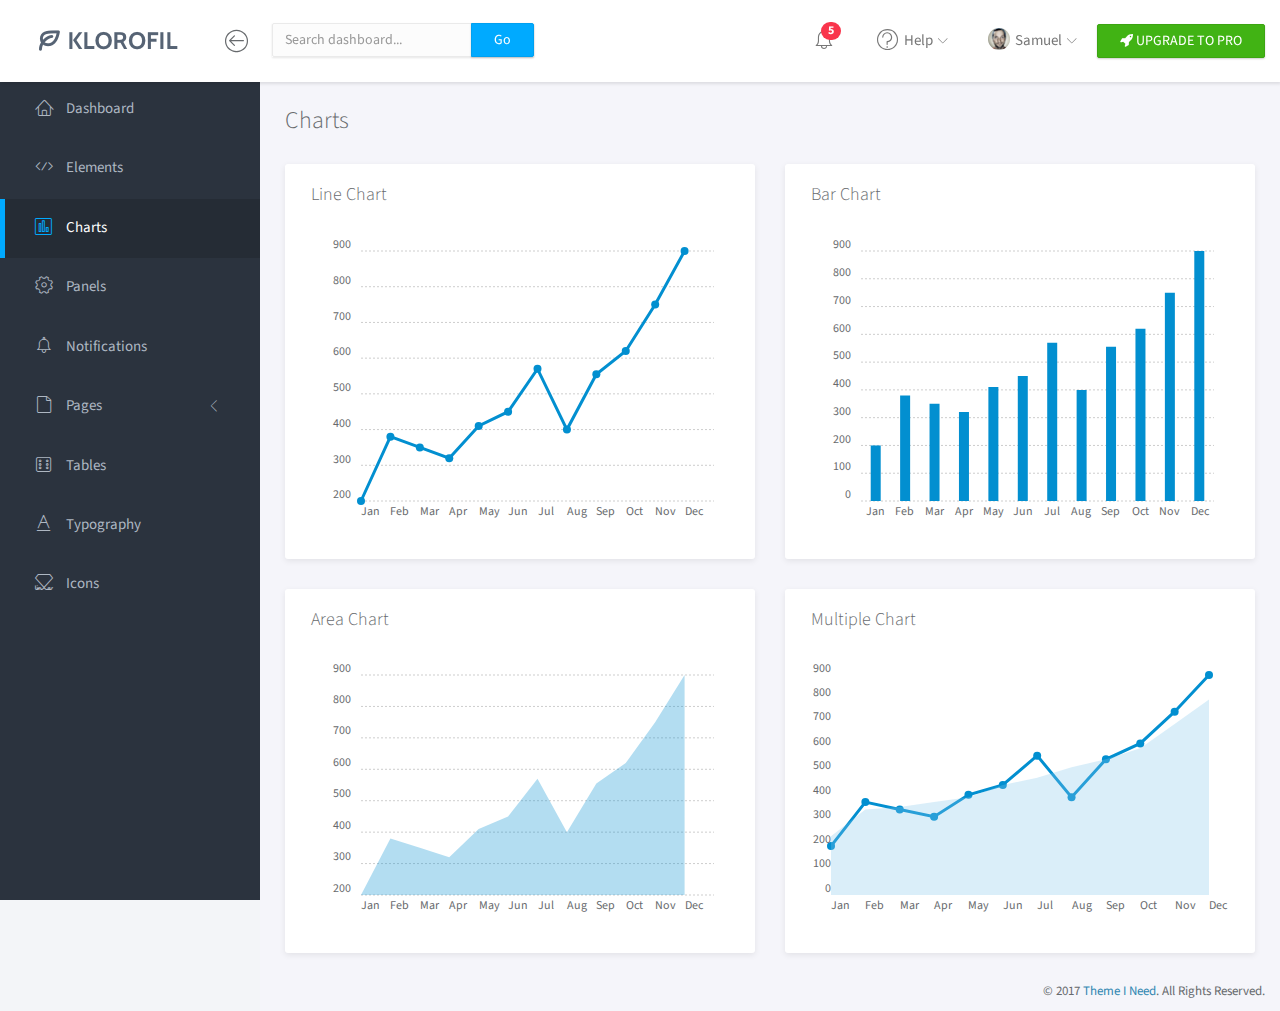
<file: profile/charts.html>
<!doctype html>
<html lang="en">

<head>
	<title>Charts | Klorofil - Free Bootstrap Dashboard Template</title>
	<meta charset="utf-8">
	<meta http-equiv="X-UA-Compatible" content="IE=edge,chrome=1">
	<meta name="viewport" content="width=device-width, initial-scale=1.0, maximum-scale=1.0, user-scalable=0">
	<!-- VENDOR CSS -->
	<link rel="stylesheet" href="assets/vendor/bootstrap/css/bootstrap.min.css">
	<link rel="stylesheet" href="assets/vendor/font-awesome/css/font-awesome.min.css">
	<link rel="stylesheet" href="assets/vendor/linearicons/style.css">
	<link rel="stylesheet" href="assets/vendor/chartist/css/chartist-custom.css">
	<!-- MAIN CSS -->
	<link rel="stylesheet" href="assets/css/main.css">
	<!-- FOR DEMO PURPOSES ONLY. You should remove this in your project -->
	<link rel="stylesheet" href="assets/css/demo.css">
	<!-- GOOGLE FONTS -->
	<link href="https://fonts.googleapis.com/css?family=Source+Sans+Pro:300,400,600,700" rel="stylesheet">
	<!-- ICONS -->
	<link rel="apple-touch-icon" sizes="76x76" href="assets/img/apple-icon.png">
	<link rel="icon" type="image/png" sizes="96x96" href="assets/img/favicon.png">
</head>

<body>
	<!-- WRAPPER -->
	<div id="wrapper">
		<!-- NAVBAR -->
		<nav class="navbar navbar-default navbar-fixed-top">
			<div class="brand">
				<a href="index.html"><img src="assets/img/logo-dark.png" alt="Klorofil Logo" class="img-responsive logo"></a>
			</div>
			<div class="container-fluid">
				<div class="navbar-btn">
					<button type="button" class="btn-toggle-fullwidth"><i class="lnr lnr-arrow-left-circle"></i></button>
				</div>
				<form class="navbar-form navbar-left">
					<div class="input-group">
						<input type="text" value="" class="form-control" placeholder="Search dashboard...">
						<span class="input-group-btn"><button type="button" class="btn btn-primary">Go</button></span>
					</div>
				</form>
				<div class="navbar-btn navbar-btn-right">
					<a class="btn btn-success update-pro" href="https://www.themeineed.com/downloads/klorofil-pro-bootstrap-admin-dashboard-template/?utm_source=klorofil&utm_medium=template&utm_campaign=KlorofilPro" title="Upgrade to Pro" target="_blank"><i class="fa fa-rocket"></i> <span>UPGRADE TO PRO</span></a>
				</div>
				<div id="navbar-menu">
					<ul class="nav navbar-nav navbar-right">
						<li class="dropdown">
							<a href="#" class="dropdown-toggle icon-menu" data-toggle="dropdown">
								<i class="lnr lnr-alarm"></i>
								<span class="badge bg-danger">5</span>
							</a>
							<ul class="dropdown-menu notifications">
								<li><a href="#" class="notification-item"><span class="dot bg-warning"></span>System space is almost full</a></li>
								<li><a href="#" class="notification-item"><span class="dot bg-danger"></span>You have 9 unfinished tasks</a></li>
								<li><a href="#" class="notification-item"><span class="dot bg-success"></span>Monthly report is available</a></li>
								<li><a href="#" class="notification-item"><span class="dot bg-warning"></span>Weekly meeting in 1 hour</a></li>
								<li><a href="#" class="notification-item"><span class="dot bg-success"></span>Your request has been approved</a></li>
								<li><a href="#" class="more">See all notifications</a></li>
							</ul>
						</li>
						<li class="dropdown">
							<a href="#" class="dropdown-toggle" data-toggle="dropdown"><i class="lnr lnr-question-circle"></i> <span>Help</span> <i class="icon-submenu lnr lnr-chevron-down"></i></a>
							<ul class="dropdown-menu">
								<li><a href="#">Basic Use</a></li>
								<li><a href="#">Working With Data</a></li>
								<li><a href="#">Security</a></li>
								<li><a href="#">Troubleshooting</a></li>
							</ul>
						</li>
						<li class="dropdown">
							<a href="#" class="dropdown-toggle" data-toggle="dropdown"><img src="assets/img/user.png" class="img-circle" alt="Avatar"> <span>Samuel</span> <i class="icon-submenu lnr lnr-chevron-down"></i></a>
							<ul class="dropdown-menu">
								<li><a href="#"><i class="lnr lnr-user"></i> <span>My Profile</span></a></li>
								<li><a href="#"><i class="lnr lnr-envelope"></i> <span>Message</span></a></li>
								<li><a href="#"><i class="lnr lnr-cog"></i> <span>Settings</span></a></li>
								<li><a href="#"><i class="lnr lnr-exit"></i> <span>Logout</span></a></li>
							</ul>
						</li>
						<!-- <li>
							<a class="update-pro" href="https://www.themeineed.com/downloads/klorofil-pro-bootstrap-admin-dashboard-template/?utm_source=klorofil&utm_medium=template&utm_campaign=KlorofilPro" title="Upgrade to Pro" target="_blank"><i class="fa fa-rocket"></i> <span>UPGRADE TO PRO</span></a>
						</li> -->
					</ul>
				</div>
			</div>
		</nav>
		<!-- END NAVBAR -->
		<!-- LEFT SIDEBAR -->
		<div id="sidebar-nav" class="sidebar">
			<div class="sidebar-scroll">
				<nav>
					<ul class="nav">
						<li><a href="index.html" class=""><i class="lnr lnr-home"></i> <span>Dashboard</span></a></li>
						<li><a href="elements.html" class=""><i class="lnr lnr-code"></i> <span>Elements</span></a></li>
						<li><a href="charts.html" class="active"><i class="lnr lnr-chart-bars"></i> <span>Charts</span></a></li>
						<li><a href="panels.html" class=""><i class="lnr lnr-cog"></i> <span>Panels</span></a></li>
						<li><a href="notifications.html" class=""><i class="lnr lnr-alarm"></i> <span>Notifications</span></a></li>
						<li>
							<a href="#subPages" data-toggle="collapse" class="collapsed"><i class="lnr lnr-file-empty"></i> <span>Pages</span> <i class="icon-submenu lnr lnr-chevron-left"></i></a>
							<div id="subPages" class="collapse ">
								<ul class="nav">
									<li><a href="page-profile.html" class="">Profile</a></li>
									<li><a href="page-login.html" class="">Login</a></li>
									<li><a href="page-lockscreen.html" class="">Lockscreen</a></li>
								</ul>
							</div>
						</li>
						<li><a href="tables.html" class=""><i class="lnr lnr-dice"></i> <span>Tables</span></a></li>
						<li><a href="typography.html" class=""><i class="lnr lnr-text-format"></i> <span>Typography</span></a></li>
						<li><a href="icons.html" class=""><i class="lnr lnr-linearicons"></i> <span>Icons</span></a></li>
					</ul>
				</nav>
			</div>
		</div>
		<!-- END LEFT SIDEBAR -->
		<!-- MAIN -->
		<div class="main">
			<!-- MAIN CONTENT -->
			<div class="main-content">
				<div class="container-fluid">
					<h3 class="page-title">Charts</h3>
					<div class="row">
						<div class="col-md-6">
							<div class="panel">
								<div class="panel-heading">
									<h3 class="panel-title">Line Chart</h3>
								</div>
								<div class="panel-body">
									<div id="demo-line-chart" class="ct-chart"></div>
								</div>
							</div>
						</div>
						<div class="col-md-6">
							<div class="panel">
								<div class="panel-heading">
									<h3 class="panel-title">Bar Chart</h3>
								</div>
								<div class="panel-body">
									<div id="demo-bar-chart" class="ct-chart"></div>
								</div>
							</div>
						</div>
					</div>
					<div class="row">
						<div class="col-md-6">
							<div class="panel">
								<div class="panel-heading">
									<h3 class="panel-title">Area Chart</h3>
								</div>
								<div class="panel-body">
									<div id="demo-area-chart" class="ct-chart"></div>
								</div>
							</div>
						</div>
						<div class="col-md-6">
							<div class="panel">
								<div class="panel-heading">
									<h3 class="panel-title">Multiple Chart</h3>
								</div>
								<div class="panel-body">
									<div id="multiple-chart" class="ct-chart"></div>
								</div>
							</div>
						</div>
					</div>
				</div>
			</div>
			<!-- END MAIN CONTENT -->
		</div>
		<!-- END MAIN -->
		<div class="clearfix"></div>
		<footer>
			<div class="container-fluid">
				<p class="copyright">&copy; 2017 <a href="https://www.themeineed.com" target="_blank">Theme I Need</a>. All Rights Reserved.</p>
			</div>
		</footer>
	</div>
	<!-- END WRAPPER -->
	<!-- Javascript -->
	<script src="assets/vendor/jquery/jquery.min.js"></script>
	<script src="assets/vendor/bootstrap/js/bootstrap.min.js"></script>
	<script src="assets/vendor/jquery-slimscroll/jquery.slimscroll.min.js"></script>
	<script src="assets/vendor/chartist/js/chartist.min.js"></script>
	<script src="assets/scripts/klorofil-common.js"></script>
	<script>
	$(function() {
		var options;

		var data = {
			labels: ['Jan', 'Feb', 'Mar', 'Apr', 'May', 'Jun', 'Jul', 'Aug', 'Sep', 'Oct', 'Nov', 'Dec'],
			series: [
				[200, 380, 350, 320, 410, 450, 570, 400, 555, 620, 750, 900],
			]
		};

		// line chart
		options = {
			height: "300px",
			showPoint: true,
			axisX: {
				showGrid: false
			},
			lineSmooth: false,
		};

		new Chartist.Line('#demo-line-chart', data, options);

		// bar chart
		options = {
			height: "300px",
			axisX: {
				showGrid: false
			},
		};

		new Chartist.Bar('#demo-bar-chart', data, options);


		// area chart
		options = {
			height: "270px",
			showArea: true,
			showLine: false,
			showPoint: false,
			axisX: {
				showGrid: false
			},
			lineSmooth: false,
		};

		new Chartist.Line('#demo-area-chart', data, options);


		// multiple chart
		var data = {
			labels: ['Jan', 'Feb', 'Mar', 'Apr', 'May', 'Jun', 'Jul', 'Aug', 'Sep', 'Oct', 'Nov', 'Dec'],
			series: [{
				name: 'series-real',
				data: [200, 380, 350, 320, 410, 450, 570, 400, 555, 620, 750, 900],
			}, {
				name: 'series-projection',
				data: [240, 350, 360, 380, 400, 450, 480, 523, 555, 600, 700, 800],
			}]
		};

		var options = {
			fullWidth: true,
			lineSmooth: false,
			height: "270px",
			low: 0,
			high: 'auto',
			series: {
				'series-projection': {
					showArea: true,
					showPoint: false,
					showLine: false
				},
			},
			axisX: {
				showGrid: false,

			},
			axisY: {
				showGrid: false,
				onlyInteger: true,
				offset: 0,
			},
			chartPadding: {
				left: 20,
				right: 20
			}
		};

		new Chartist.Line('#multiple-chart', data, options);

	});
	</script>
</body>

</html>
</file>
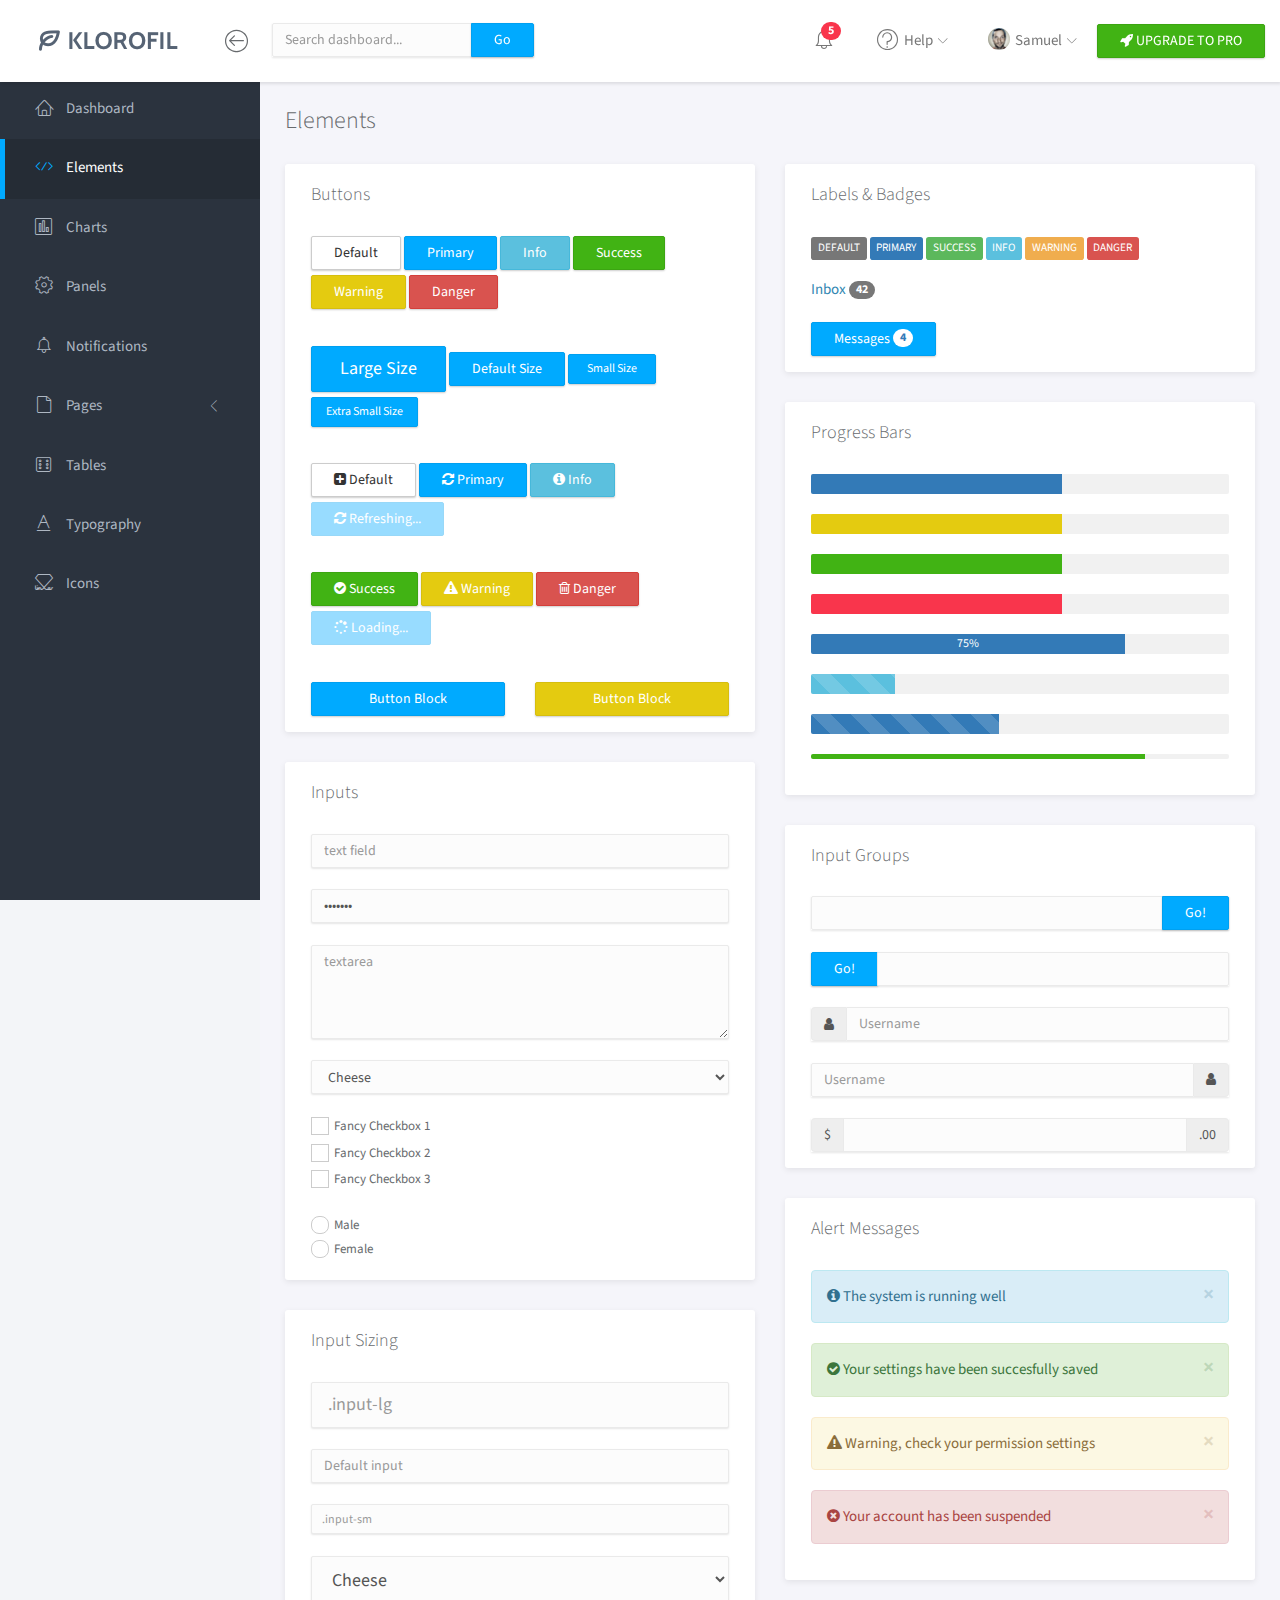
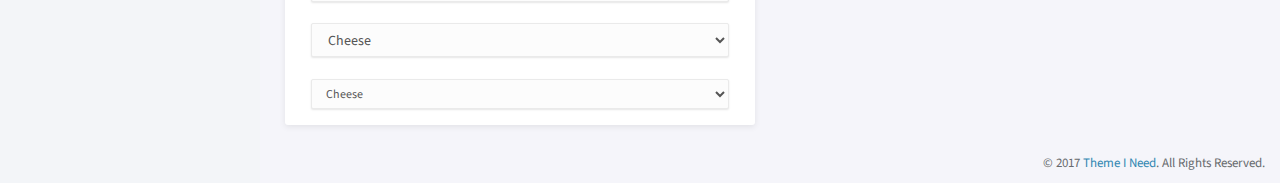
<file: profile/elements.html>
<!doctype html>
<html lang="en">

<head>
	<title>Начало</title>
	<meta charset="utf-8">
	<meta http-equiv="X-UA-Compatible" content="IE=edge,chrome=1">
	<meta name="viewport" content="width=device-width, initial-scale=1.0, maximum-scale=1.0, user-scalable=0">
	<!-- VENDOR CSS -->
	<link rel="stylesheet" href="assets/vendor/bootstrap/css/bootstrap.min.css">
	<link rel="stylesheet" href="assets/vendor/font-awesome/css/font-awesome.min.css">
	<link rel="stylesheet" href="assets/vendor/linearicons/style.css">
	<!-- MAIN CSS -->
	<link rel="stylesheet" href="assets/css/main.css">
	<!-- FOR DEMO PURPOSES ONLY. You should remove this in your project -->
	<link rel="stylesheet" href="assets/css/demo.css">
	<!-- GOOGLE FONTS -->
	<link href="https://fonts.googleapis.com/css?family=Source+Sans+Pro:300,400,600,700" rel="stylesheet">
	<!-- ICONS -->
	<link rel="apple-touch-icon" sizes="76x76" href="assets/img/apple-icon.png">
	<link rel="icon" type="image/png" sizes="96x96" href="assets/img/favicon.png">
</head>

<body>
	<!-- WRAPPER -->
	<div id="wrapper">
		<!-- NAVBAR -->
		<nav class="navbar navbar-default navbar-fixed-top">
			<div class="brand">
				<a href="index.html"><img src="assets/img/logo-dark.png" alt="Klorofil Logo" class="img-responsive logo"></a>
			</div>
			<div class="container-fluid">
				<div class="navbar-btn">
					<button type="button" class="btn-toggle-fullwidth"><i class="lnr lnr-arrow-left-circle"></i></button>
				</div>
				<form class="navbar-form navbar-left">
					<div class="input-group">
						<input type="text" value="" class="form-control" placeholder="Search dashboard...">
						<span class="input-group-btn"><button type="button" class="btn btn-primary">Go</button></span>
					</div>
				</form>
				<div class="navbar-btn navbar-btn-right">
					<a class="btn btn-success update-pro" href="https://www.themeineed.com/downloads/klorofil-pro-bootstrap-admin-dashboard-template/?utm_source=klorofil&utm_medium=template&utm_campaign=KlorofilPro" title="Upgrade to Pro" target="_blank"><i class="fa fa-rocket"></i> <span>UPGRADE TO PRO</span></a>
				</div>
				<div id="navbar-menu">
					<ul class="nav navbar-nav navbar-right">
						<li class="dropdown">
							<a href="#" class="dropdown-toggle icon-menu" data-toggle="dropdown">
								<i class="lnr lnr-alarm"></i>
								<span class="badge bg-danger">5</span>
							</a>
							<ul class="dropdown-menu notifications">
								<li><a href="#" class="notification-item"><span class="dot bg-warning"></span>System space is almost full</a></li>
								<li><a href="#" class="notification-item"><span class="dot bg-danger"></span>You have 9 unfinished tasks</a></li>
								<li><a href="#" class="notification-item"><span class="dot bg-success"></span>Monthly report is available</a></li>
								<li><a href="#" class="notification-item"><span class="dot bg-warning"></span>Weekly meeting in 1 hour</a></li>
								<li><a href="#" class="notification-item"><span class="dot bg-success"></span>Your request has been approved</a></li>
								<li><a href="#" class="more">See all notifications</a></li>
							</ul>
						</li>
						<li class="dropdown">
							<a href="#" class="dropdown-toggle" data-toggle="dropdown"><i class="lnr lnr-question-circle"></i> <span>Help</span> <i class="icon-submenu lnr lnr-chevron-down"></i></a>
							<ul class="dropdown-menu">
								<li><a href="#">Basic Use</a></li>
								<li><a href="#">Working With Data</a></li>
								<li><a href="#">Security</a></li>
								<li><a href="#">Troubleshooting</a></li>
							</ul>
						</li>
						<li class="dropdown">
							<a href="#" class="dropdown-toggle" data-toggle="dropdown"><img src="assets/img/user.png" class="img-circle" alt="Avatar"> <span>Samuel</span> <i class="icon-submenu lnr lnr-chevron-down"></i></a>
							<ul class="dropdown-menu">
								<li><a href="#"><i class="lnr lnr-user"></i> <span>My Profile</span></a></li>
								<li><a href="#"><i class="lnr lnr-envelope"></i> <span>Message</span></a></li>
								<li><a href="#"><i class="lnr lnr-cog"></i> <span>Settings</span></a></li>
								<li><a href="#"><i class="lnr lnr-exit"></i> <span>Logout</span></a></li>
							</ul>
						</li>
						<!-- <li>
							<a class="update-pro" href="https://www.themeineed.com/downloads/klorofil-pro-bootstrap-admin-dashboard-template/?utm_source=klorofil&utm_medium=template&utm_campaign=KlorofilPro" title="Upgrade to Pro" target="_blank"><i class="fa fa-rocket"></i> <span>UPGRADE TO PRO</span></a>
						</li> -->
					</ul>
				</div>
			</div>
		</nav>
		<!-- END NAVBAR -->
		<!-- LEFT SIDEBAR -->
		<div id="sidebar-nav" class="sidebar">
			<div class="sidebar-scroll">
				<nav>
					<ul class="nav">
						<li><a href="index.html" class=""><i class="lnr lnr-home"></i> <span>Dashboard</span></a></li>
						<li><a href="elements.html" class="active"><i class="lnr lnr-code"></i> <span>Elements</span></a></li>
						<li><a href="charts.html" class=""><i class="lnr lnr-chart-bars"></i> <span>Charts</span></a></li>
						<li><a href="panels.html" class=""><i class="lnr lnr-cog"></i> <span>Panels</span></a></li>
						<li><a href="notifications.html" class=""><i class="lnr lnr-alarm"></i> <span>Notifications</span></a></li>
						<li>
							<a href="#subPages" data-toggle="collapse" class="collapsed"><i class="lnr lnr-file-empty"></i> <span>Pages</span> <i class="icon-submenu lnr lnr-chevron-left"></i></a>
							<div id="subPages" class="collapse ">
								<ul class="nav">
									<li><a href="page-profile.html" class="">Profile</a></li>
									<li><a href="page-login.html" class="">Login</a></li>
									<li><a href="page-lockscreen.html" class="">Lockscreen</a></li>
								</ul>
							</div>
						</li>
						<li><a href="tables.html" class=""><i class="lnr lnr-dice"></i> <span>Tables</span></a></li>
						<li><a href="typography.html" class=""><i class="lnr lnr-text-format"></i> <span>Typography</span></a></li>
						<li><a href="icons.html" class=""><i class="lnr lnr-linearicons"></i> <span>Icons</span></a></li>
					</ul>
				</nav>
			</div>
		</div>
		<!-- END LEFT SIDEBAR -->
		<!-- MAIN -->
		<div class="main">
			<!-- MAIN CONTENT -->
			<div class="main-content">
				<div class="container-fluid">
					<h3 class="page-title">Elements</h3>
					<div class="row">
						<div class="col-md-6">
							<!-- BUTTONS -->
							<div class="panel">
								<div class="panel-heading">
									<h3 class="panel-title">Buttons</h3>
								</div>
								<div class="panel-body">
									<p class="demo-button">
										<button type="button" class="btn btn-default">Default</button>
										<button type="button" class="btn btn-primary">Primary</button>
										<button type="button" class="btn btn-info">Info</button>
										<button type="button" class="btn btn-success">Success</button>
										<button type="button" class="btn btn-warning">Warning</button>
										<button type="button" class="btn btn-danger">Danger</button>
									</p>
									<br>
									<p class="demo-button">
										<button type="button" class="btn btn-primary btn-lg">Large Size</button>
										<button type="button" class="btn btn-primary">Default Size</button>
										<button type="button" class="btn btn-primary btn-sm">Small Size</button>
										<button type="button" class="btn btn-primary btn-xs">Extra Small Size</button>
									</p>
									<br>
									<p class="demo-button">
										<button type="button" class="btn btn-default"><i class="fa fa-plus-square"></i> Default </button>
										<button type="button" class="btn btn-primary"><i class="fa fa-refresh"></i> Primary</button>
										<button type="button" class="btn btn-info"><i class="fa fa-info-circle"></i> Info</button>
										<button type="button" class="btn btn-primary" disabled="disabled"><i class="fa fa-refresh fa-spin"></i> Refreshing...</button>
									</p>
									<br>
									<p class="demo-button">
										<button type="button" class="btn btn-success"><i class="fa fa-check-circle"></i> Success</button>
										<button type="button" class="btn btn-warning"><i class="fa fa-warning"></i> Warning</button>
										<button type="button" class="btn btn-danger"><i class="fa fa-trash-o"></i> Danger</button>
										<button type="button" class="btn btn-primary" disabled="disabled"><i class="fa fa-spinner fa-spin"></i> Loading...</button>
									</p>
									<br>
									<div class="row">
										<div class="col-md-6">
											<button type="button" class="btn btn-primary btn-block">Button Block</button>
										</div>
										<div class="col-md-6">
											<button type="button" class="btn btn-warning btn-block">Button Block</button>
										</div>
									</div>
								</div>
							</div>
							<!-- END BUTTONS -->
							<!-- INPUTS -->
							<div class="panel">
								<div class="panel-heading">
									<h3 class="panel-title">Inputs</h3>
								</div>
								<div class="panel-body">
									<input type="text" class="form-control" placeholder="text field">
									<br>
									<input type="password" class="form-control" value="asecret">
									<br>
									<textarea class="form-control" placeholder="textarea" rows="4"></textarea>
									<br>
									<select class="form-control">
										<option value="cheese">Cheese</option>
										<option value="tomatoes">Tomatoes</option>
										<option value="mozarella">Mozzarella</option>
										<option value="mushrooms">Mushrooms</option>
										<option value="pepperoni">Pepperoni</option>
										<option value="onions">Onions</option>
									</select>
									<br>
									<label class="fancy-checkbox">
										<input type="checkbox">
										<span>Fancy Checkbox 1</span>
									</label>
									<label class="fancy-checkbox">
										<input type="checkbox">
										<span>Fancy Checkbox 2</span>
									</label>
									<label class="fancy-checkbox">
										<input type="checkbox">
										<span>Fancy Checkbox 3</span>
									</label>
									<br>
									<label class="fancy-radio">
										<input name="gender" value="male" type="radio">
										<span><i></i>Male</span>
									</label>
									<label class="fancy-radio">
										<input name="gender" value="female" type="radio">
										<span><i></i>Female</span>
									</label>
								</div>
							</div>
							<!-- END INPUTS -->
							<!-- INPUT SIZING -->
							<div class="panel">
								<div class="panel-heading">
									<h3 class="panel-title">Input Sizing</h3>
								</div>
								<div class="panel-body">
									<input class="form-control input-lg" placeholder=".input-lg" type="text">
									<br>
									<input class="form-control" placeholder="Default input" type="text">
									<br>
									<input class="form-control input-sm" placeholder=".input-sm" type="text">
									<br>
									<select class="form-control input-lg">
										<option value="cheese">Cheese</option>
										<option value="tomatoes">Tomatoes</option>
										<option value="mozarella">Mozzarella</option>
										<option value="mushrooms">Mushrooms</option>
										<option value="pepperoni">Pepperoni</option>
										<option value="onions">Onions</option>
									</select>
									<br>
									<select class="form-control">
										<option value="cheese">Cheese</option>
										<option value="tomatoes">Tomatoes</option>
										<option value="mozarella">Mozzarella</option>
										<option value="mushrooms">Mushrooms</option>
										<option value="pepperoni">Pepperoni</option>
										<option value="onions">Onions</option>
									</select>
									<br>
									<select class="form-control input-sm">
										<option value="cheese">Cheese</option>
										<option value="tomatoes">Tomatoes</option>
										<option value="mozarella">Mozzarella</option>
										<option value="mushrooms">Mushrooms</option>
										<option value="pepperoni">Pepperoni</option>
										<option value="onions">Onions</option>
									</select>
								</div>
							</div>
							<!-- END INPUT SIZING -->
						</div>
						<div class="col-md-6">
							<!-- LABELS -->
							<div class="panel">
								<div class="panel-heading">
									<h3 class="panel-title">Labels &amp; Badges</h3>
								</div>
								<div class="panel-body">
									<span class="label label-default">DEFAULT</span>
									<span class="label label-primary">PRIMARY</span>
									<span class="label label-success">SUCCESS</span>
									<span class="label label-info">INFO</span>
									<span class="label label-warning">WARNING</span>
									<span class="label label-danger">DANGER</span>
									<br>
									<br>
									<a href="#">Inbox <span class="badge">42</span></a>
									<br>
									<br>
									<button class="btn btn-primary" type="button">
										Messages <span class="badge">4</span>
									</button>
								</div>
							</div>
							<!-- END LABELS -->
							<!-- PROGRESS BARS -->
							<div class="panel">
								<div class="panel-heading">
									<h3 class="panel-title">Progress Bars</h3>
								</div>
								<div class="panel-body">
									<div class="progress">
										<div class="progress-bar" role="progressbar" aria-valuenow="60" aria-valuemin="0" aria-valuemax="100" style="width: 60%;">
											<span class="sr-only">60% Complete</span>
										</div>
									</div>
									<div class="progress">
										<div class="progress-bar progress-bar-warning" role="progressbar" aria-valuenow="60" aria-valuemin="0" aria-valuemax="100" style="width: 60%">
											<span class="sr-only">60% Complete (warning)</span>
										</div>
									</div>
									<div class="progress">
										<div class="progress-bar progress-bar-success" role="progressbar" aria-valuenow="60" aria-valuemin="0" aria-valuemax="100" style="width: 60%">
											<span class="sr-only">60% Complete (success)</span>
										</div>
									</div>
									<div class="progress">
										<div class="progress-bar progress-bar-danger" role="progressbar" aria-valuenow="60" aria-valuemin="0" aria-valuemax="100" style="width: 60%">
											<span class="sr-only">60% Complete (danger)</span>
										</div>
									</div>
									<div class="progress">
										<div class="progress-bar" role="progressbar" aria-valuenow="75" aria-valuemin="0" aria-valuemax="100" style="width: 75%;">
											75%
										</div>
									</div>
									<div class="progress">
										<div class="progress-bar progress-bar-info progress-bar-striped" role="progressbar" aria-valuenow="20" aria-valuemin="0" aria-valuemax="100" style="width: 20%">
											<span class="sr-only">20% Complete</span>
										</div>
									</div>
									<div class="progress">
										<div class="progress-bar progress-bar-striped active" role="progressbar" aria-valuenow="45" aria-valuemin="0" aria-valuemax="100" style="width: 45%">
											<span class="sr-only">45% Complete</span>
										</div>
									</div>
									<div class="progress progress-xs">
										<div class="progress-bar progress-bar-success" role="progressbar" aria-valuenow="80" aria-valuemin="0" aria-valuemax="100" style="width: 80%">
											<span class="sr-only">80% Complete</span>
										</div>
									</div>
								</div>
							</div>
							<!-- END PROGRESS BARS -->
							<!-- INPUT GROUPS -->
							<div class="panel">
								<div class="panel-heading">
									<h3 class="panel-title">Input Groups</h3>
								</div>
								<div class="panel-body">
									<div class="input-group">
										<input class="form-control" type="text">
										<span class="input-group-btn"><button class="btn btn-primary" type="button">Go!</button></span>
									</div>
									<br>
									<div class="input-group">
										<span class="input-group-btn">
							<button class="btn btn-primary" type="button">Go!</button>
						</span>
										<input class="form-control" type="text">
									</div>
									<br>
									<div class="input-group">
										<span class="input-group-addon"><i class="fa fa-user"></i></span>
										<input class="form-control" placeholder="Username" type="text">
									</div>
									<br>
									<div class="input-group">
										<input class="form-control" placeholder="Username" type="text">
										<span class="input-group-addon"><i class="fa fa-user"></i></span>
									</div>
									<br>
									<div class="input-group">
										<span class="input-group-addon">$</span>
										<input class="form-control" type="text">
										<span class="input-group-addon">.00</span>
									</div>
								</div>
							</div>
							<!-- END INPUT GROUPS -->
							<!-- ALERT MESSAGES -->
							<div class="panel">
								<div class="panel-heading">
									<h3 class="panel-title">Alert Messages</h3>
								</div>
								<div class="panel-body">
									<div class="alert alert-info alert-dismissible" role="alert">
										<button type="button" class="close" data-dismiss="alert" aria-label="Close"><span aria-hidden="true">&times;</span></button>
										<i class="fa fa-info-circle"></i> The system is running well
									</div>
									<div class="alert alert-success alert-dismissible" role="alert">
										<button type="button" class="close" data-dismiss="alert" aria-label="Close"><span aria-hidden="true">&times;</span></button>
										<i class="fa fa-check-circle"></i> Your settings have been succesfully saved
									</div>
									<div class="alert alert-warning alert-dismissible" role="alert">
										<button type="button" class="close" data-dismiss="alert" aria-label="Close"><span aria-hidden="true">&times;</span></button>
										<i class="fa fa-warning"></i> Warning, check your permission settings
									</div>
									<div class="alert alert-danger alert-dismissible" role="alert">
										<button type="button" class="close" data-dismiss="alert" aria-label="Close"><span aria-hidden="true">&times;</span></button>
										<i class="fa fa-times-circle"></i> Your account has been suspended
									</div>
								</div>
							</div>
							<!-- END ALERT MESSAGES -->
						</div>
					</div>
				</div>
			</div>
			<!-- END MAIN CONTENT -->
		</div>
		<!-- END MAIN -->
		<div class="clearfix"></div>
		<footer>
			<div class="container-fluid">
				<p class="copyright">&copy; 2017 <a href="https://www.themeineed.com" target="_blank">Theme I Need</a>. All Rights Reserved.</p>
			</div>
		</footer>
	</div>
	<!-- END WRAPPER -->
	<!-- Javascript -->
	<script src="assets/vendor/jquery/jquery.min.js"></script>
	<script src="assets/vendor/bootstrap/js/bootstrap.min.js"></script>
	<script src="assets/vendor/jquery-slimscroll/jquery.slimscroll.min.js"></script>
	<script src="assets/scripts/klorofil-common.js"></script>
</body>

</html>
</file>
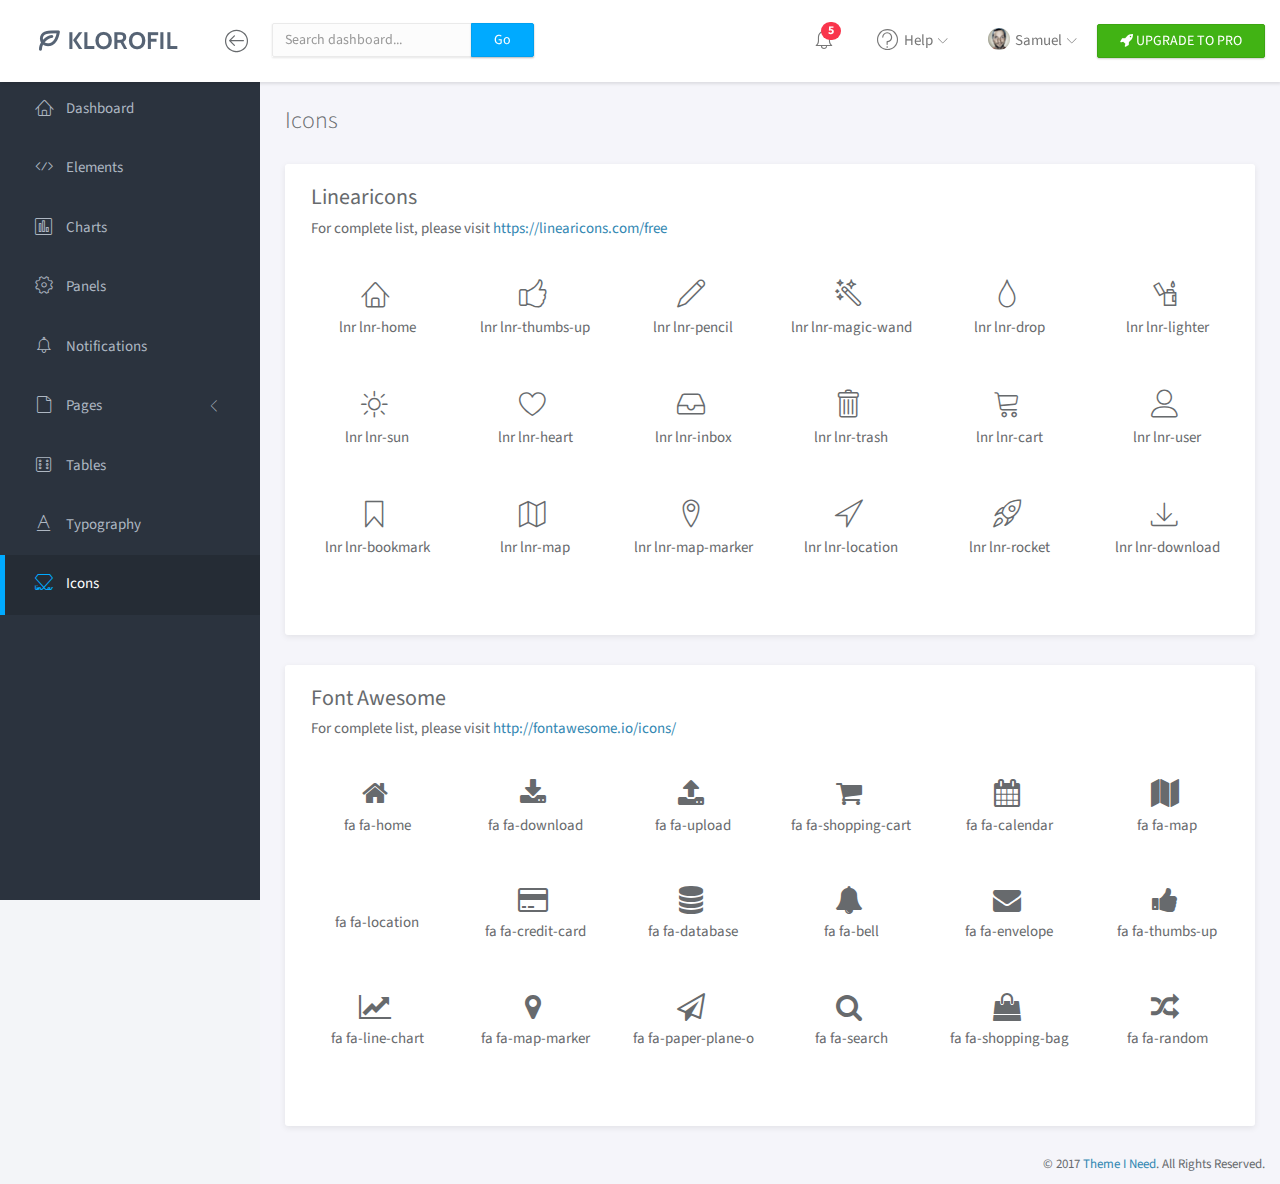
<file: profile/icons.html>
<!doctype html>
<html lang="en">

<head>
	<title>Icons | Klorofil - Free Bootstrap Dashboard Template</title>
	<meta charset="utf-8">
	<meta http-equiv="X-UA-Compatible" content="IE=edge,chrome=1">
	<meta name="viewport" content="width=device-width, initial-scale=1.0, maximum-scale=1.0, user-scalable=0">
	<!-- VENDOR CSS -->
	<link rel="stylesheet" href="assets/vendor/bootstrap/css/bootstrap.min.css">
	<link rel="stylesheet" href="assets/vendor/font-awesome/css/font-awesome.min.css">
	<link rel="stylesheet" href="assets/vendor/linearicons/style.css">
	<!-- MAIN CSS -->
	<link rel="stylesheet" href="assets/css/main.css">
	<!-- FOR DEMO PURPOSES ONLY. You should remove this in your project -->
	<link rel="stylesheet" href="assets/css/demo.css">
	<!-- GOOGLE FONTS -->
	<link href="https://fonts.googleapis.com/css?family=Source+Sans+Pro:300,400,600,700" rel="stylesheet">
	<!-- ICONS -->
	<link rel="apple-touch-icon" sizes="76x76" href="assets/img/apple-icon.png">
	<link rel="icon" type="image/png" sizes="96x96" href="assets/img/favicon.png">
</head>

<body>
	<!-- WRAPPER -->
	<div id="wrapper">
		<!-- NAVBAR -->
		<nav class="navbar navbar-default navbar-fixed-top">
			<div class="brand">
				<a href="index.html"><img src="assets/img/logo-dark.png" alt="Klorofil Logo" class="img-responsive logo"></a>
			</div>
			<div class="container-fluid">
				<div class="navbar-btn">
					<button type="button" class="btn-toggle-fullwidth"><i class="lnr lnr-arrow-left-circle"></i></button>
				</div>
				<form class="navbar-form navbar-left">
					<div class="input-group">
						<input type="text" value="" class="form-control" placeholder="Search dashboard...">
						<span class="input-group-btn"><button type="button" class="btn btn-primary">Go</button></span>
					</div>
				</form>
				<div class="navbar-btn navbar-btn-right">
					<a class="btn btn-success update-pro" href="https://www.themeineed.com/downloads/klorofil-pro-bootstrap-admin-dashboard-template/?utm_source=klorofil&utm_medium=template&utm_campaign=KlorofilPro" title="Upgrade to Pro" target="_blank"><i class="fa fa-rocket"></i> <span>UPGRADE TO PRO</span></a>
				</div>
				<div id="navbar-menu">
					<ul class="nav navbar-nav navbar-right">
						<li class="dropdown">
							<a href="#" class="dropdown-toggle icon-menu" data-toggle="dropdown">
								<i class="lnr lnr-alarm"></i>
								<span class="badge bg-danger">5</span>
							</a>
							<ul class="dropdown-menu notifications">
								<li><a href="#" class="notification-item"><span class="dot bg-warning"></span>System space is almost full</a></li>
								<li><a href="#" class="notification-item"><span class="dot bg-danger"></span>You have 9 unfinished tasks</a></li>
								<li><a href="#" class="notification-item"><span class="dot bg-success"></span>Monthly report is available</a></li>
								<li><a href="#" class="notification-item"><span class="dot bg-warning"></span>Weekly meeting in 1 hour</a></li>
								<li><a href="#" class="notification-item"><span class="dot bg-success"></span>Your request has been approved</a></li>
								<li><a href="#" class="more">See all notifications</a></li>
							</ul>
						</li>
						<li class="dropdown">
							<a href="#" class="dropdown-toggle" data-toggle="dropdown"><i class="lnr lnr-question-circle"></i> <span>Help</span> <i class="icon-submenu lnr lnr-chevron-down"></i></a>
							<ul class="dropdown-menu">
								<li><a href="#">Basic Use</a></li>
								<li><a href="#">Working With Data</a></li>
								<li><a href="#">Security</a></li>
								<li><a href="#">Troubleshooting</a></li>
							</ul>
						</li>
						<li class="dropdown">
							<a href="#" class="dropdown-toggle" data-toggle="dropdown"><img src="assets/img/user.png" class="img-circle" alt="Avatar"> <span>Samuel</span> <i class="icon-submenu lnr lnr-chevron-down"></i></a>
							<ul class="dropdown-menu">
								<li><a href="#"><i class="lnr lnr-user"></i> <span>My Profile</span></a></li>
								<li><a href="#"><i class="lnr lnr-envelope"></i> <span>Message</span></a></li>
								<li><a href="#"><i class="lnr lnr-cog"></i> <span>Settings</span></a></li>
								<li><a href="#"><i class="lnr lnr-exit"></i> <span>Logout</span></a></li>
							</ul>
						</li>
						<!-- <li>
							<a class="update-pro" href="https://www.themeineed.com/downloads/klorofil-pro-bootstrap-admin-dashboard-template/?utm_source=klorofil&utm_medium=template&utm_campaign=KlorofilPro" title="Upgrade to Pro" target="_blank"><i class="fa fa-rocket"></i> <span>UPGRADE TO PRO</span></a>
						</li> -->
					</ul>
				</div>
			</div>
		</nav>
		<!-- END NAVBAR -->
		<!-- LEFT SIDEBAR -->
		<div id="sidebar-nav" class="sidebar">
			<div class="sidebar-scroll">
				<nav>
					<ul class="nav">
						<li><a href="index.html" class=""><i class="lnr lnr-home"></i> <span>Dashboard</span></a></li>
						<li><a href="elements.html" class=""><i class="lnr lnr-code"></i> <span>Elements</span></a></li>
						<li><a href="charts.html" class=""><i class="lnr lnr-chart-bars"></i> <span>Charts</span></a></li>
						<li><a href="panels.html" class=""><i class="lnr lnr-cog"></i> <span>Panels</span></a></li>
						<li><a href="notifications.html" class=""><i class="lnr lnr-alarm"></i> <span>Notifications</span></a></li>
						<li>
							<a href="#subPages" data-toggle="collapse" class="collapsed"><i class="lnr lnr-file-empty"></i> <span>Pages</span> <i class="icon-submenu lnr lnr-chevron-left"></i></a>
							<div id="subPages" class="collapse ">
								<ul class="nav">
									<li><a href="page-profile.html" class="">Profile</a></li>
									<li><a href="page-login.html" class="">Login</a></li>
									<li><a href="page-lockscreen.html" class="">Lockscreen</a></li>
								</ul>
							</div>
						</li>
						<li><a href="tables.html" class=""><i class="lnr lnr-dice"></i> <span>Tables</span></a></li>
						<li><a href="typography.html" class=""><i class="lnr lnr-text-format"></i> <span>Typography</span></a></li>
						<li><a href="icons.html" class="active"><i class="lnr lnr-linearicons"></i> <span>Icons</span></a></li>
					</ul>
				</nav>
			</div>
		</div>
		<!-- END LEFT SIDEBAR -->
		<!-- MAIN -->
		<div class="main">
			<!-- MAIN CONTENT -->
			<div class="main-content">
				<div class="container-fluid">
					<h3 class="page-title">Icons</h3>
					<div class="panel panel-headline demo-icons">
						<div class="panel-heading">
							<h3 class="panel-title">Linearicons</h3>
							<p class="subtitle">For complete list, please visit <a href="https://linearicons.com/free" target="_blank">https://linearicons.com/free</a></p>
						</div>
						<div class="panel-body">
							<ul class="list-unstyled row">
								<li class="col-md-2 col-sm-4 col-xs-6">
									<span class="lnr lnr-home"></span> <span class="cssclass">lnr lnr-home</span>
								</li>
								<li class="col-md-2 col-sm-4 col-xs-6">
									<span class="lnr lnr-thumbs-up"></span> <span class="cssclass">lnr lnr-thumbs-up</span>
								</li>
								<li class="col-md-2 col-sm-4 col-xs-6">
									<span class="lnr lnr-pencil"></span> <span class="cssclass">lnr lnr-pencil</span>
								</li>
								<li class="col-md-2 col-sm-4 col-xs-6">
									<span class="lnr lnr-magic-wand"></span> <span class="cssclass">lnr lnr-magic-wand</span>
								</li>
								<li class="col-md-2 col-sm-4 col-xs-6">
									<span class="lnr lnr-drop"></span> <span class="cssclass">lnr lnr-drop</span>
								</li>
								<li class="col-md-2 col-sm-4 col-xs-6">
									<span class="lnr lnr-lighter"></span> <span class="cssclass">lnr lnr-lighter</span>
								</li>
								<li class="col-md-2 col-sm-4 col-xs-6">
									<span class="lnr lnr-sun"></span> <span class="cssclass">lnr lnr-sun</span>
								</li>
								<li class="col-md-2 col-sm-4 col-xs-6">
									<span class="lnr lnr-heart"></span> <span class="cssclass">lnr lnr-heart</span>
								</li>
								<li class="col-md-2 col-sm-4 col-xs-6">
									<span class="lnr lnr-inbox"></span> <span class="cssclass">lnr lnr-inbox</span>
								</li>
								<li class="col-md-2 col-sm-4 col-xs-6">
									<span class="lnr lnr-trash"></span> <span class="cssclass">lnr lnr-trash</span>
								</li>
								<li class="col-md-2 col-sm-4 col-xs-6">
									<span class="lnr lnr-cart"></span> <span class="cssclass">lnr lnr-cart</span>
								</li>
								<li class="col-md-2 col-sm-4 col-xs-6">
									<span class="lnr lnr-user"></span> <span class="cssclass">lnr lnr-user</span>
								</li>
								<li class="col-md-2 col-sm-4 col-xs-6">
									<span class="lnr lnr-bookmark"></span> <span class="cssclass">lnr lnr-bookmark</span>
								</li>
								<li class="col-md-2 col-sm-4 col-xs-6">
									<span class="lnr lnr-map"></span> <span class="cssclass">lnr lnr-map</span>
								</li>
								<li class="col-md-2 col-sm-4 col-xs-6">
									<span class="lnr lnr-map-marker"></span> <span class="cssclass">lnr lnr-map-marker</span>
								</li>
								<li class="col-md-2 col-sm-4 col-xs-6">
									<span class="lnr lnr-location"></span> <span class="cssclass">lnr lnr-location</span>
								</li>
								<li class="col-md-2 col-sm-4 col-xs-6">
									<span class="lnr lnr-rocket"></span> <span class="cssclass">lnr lnr-rocket</span>
								</li>
								<li class="col-md-2 col-sm-4 col-xs-6">
									<span class="lnr lnr-download"></span> <span class="cssclass">lnr lnr-download</span>
								</li>
							</ul>
						</div>
					</div>
					<div class="panel panel-headline demo-icons">
						<div class="panel-heading">
							<h3 class="panel-title">Font Awesome</h3>
							<p class="subtitle">For complete list, please visit <a href="http://fontawesome.io/icons/" target="_blank">http://fontawesome.io/icons/</a></p>
						</div>
						<div class="panel-body">
							<ul class="list-unstyled row">
								<li class="col-md-2 col-sm-4 col-xs-6">
									<span class="fa fa-home"></span> <span class="cssclass">fa fa-home</span>
								</li>
								<li class="col-md-2 col-sm-4 col-xs-6">
									<span class="fa fa-download"></span> <span class="cssclass">fa fa-download</span>
								</li>
								<li class="col-md-2 col-sm-4 col-xs-6">
									<span class="fa fa-upload"></span> <span class="cssclass">fa fa-upload</span>
								</li>
								<li class="col-md-2 col-sm-4 col-xs-6">
									<span class="fa fa-shopping-cart"></span> <span class="cssclass">fa fa-shopping-cart</span>
								</li>
								<li class="col-md-2 col-sm-4 col-xs-6">
									<span class="fa fa-calendar"></span> <span class="cssclass">fa fa-calendar</span>
								</li>
								<li class="col-md-2 col-sm-4 col-xs-6">
									<span class="fa fa-map"></span> <span class="cssclass">fa fa-map</span>
								</li>
								<li class="col-md-2 col-sm-4 col-xs-6">
									<span class="fa fa-location"></span> <span class="cssclass">fa fa-location</span>
								</li>
								<li class="col-md-2 col-sm-4 col-xs-6">
									<span class="fa fa-credit-card"></span> <span class="cssclass">fa fa-credit-card</span>
								</li>
								<li class="col-md-2 col-sm-4 col-xs-6">
									<span class="fa fa-database"></span> <span class="cssclass">fa fa-database</span>
								</li>
								<li class="col-md-2 col-sm-4 col-xs-6">
									<span class="fa fa-bell"></span> <span class="cssclass">fa fa-bell</span>
								</li>
								<li class="col-md-2 col-sm-4 col-xs-6">
									<span class="fa fa-envelope"></span> <span class="cssclass">fa fa-envelope</span>
								</li>
								<li class="col-md-2 col-sm-4 col-xs-6">
									<span class="fa fa-thumbs-up"></span> <span class="cssclass">fa fa-thumbs-up</span>
								</li>
								<li class="col-md-2 col-sm-4 col-xs-6">
									<span class="fa fa-line-chart"></span> <span class="cssclass">fa fa-line-chart</span>
								</li>
								<li class="col-md-2 col-sm-4 col-xs-6">
									<span class="fa fa-map-marker"></span> <span class="cssclass">fa fa-map-marker</span>
								</li>
								<li class="col-md-2 col-sm-4 col-xs-6">
									<span class="fa fa-paper-plane-o"></span> <span class="cssclass">fa fa-paper-plane-o</span>
								</li>
								<li class="col-md-2 col-sm-4 col-xs-6">
									<span class="fa fa-search"></span> <span class="cssclass">fa fa-search</span>
								</li>
								<li class="col-md-2 col-sm-4 col-xs-6">
									<span class="fa fa-shopping-bag"></span> <span class="cssclass">fa fa-shopping-bag</span>
								</li>
								<li class="col-md-2 col-sm-4 col-xs-6">
									<span class="fa fa-random"></span> <span class="cssclass">fa fa-random</span>
								</li>
							</ul>
						</div>
					</div>
				</div>
			</div>
			<!-- END MAIN CONTENT -->
		</div>
		<!-- END MAIN -->
		<div class="clearfix"></div>
		<footer>
			<div class="container-fluid">
				<p class="copyright">&copy; 2017 <a href="https://www.themeineed.com" target="_blank">Theme I Need</a>. All Rights Reserved.</p>
			</div>
		</footer>
	</div>
	<!-- END WRAPPER -->
	<!-- Javascript -->
	<script src="assets/vendor/jquery/jquery.min.js"></script>
	<script src="assets/vendor/bootstrap/js/bootstrap.min.js"></script>
	<script src="assets/vendor/jquery-slimscroll/jquery.slimscroll.min.js"></script>
	<script src="assets/scripts/klorofil-common.js"></script>
</body>

</html>
</file>
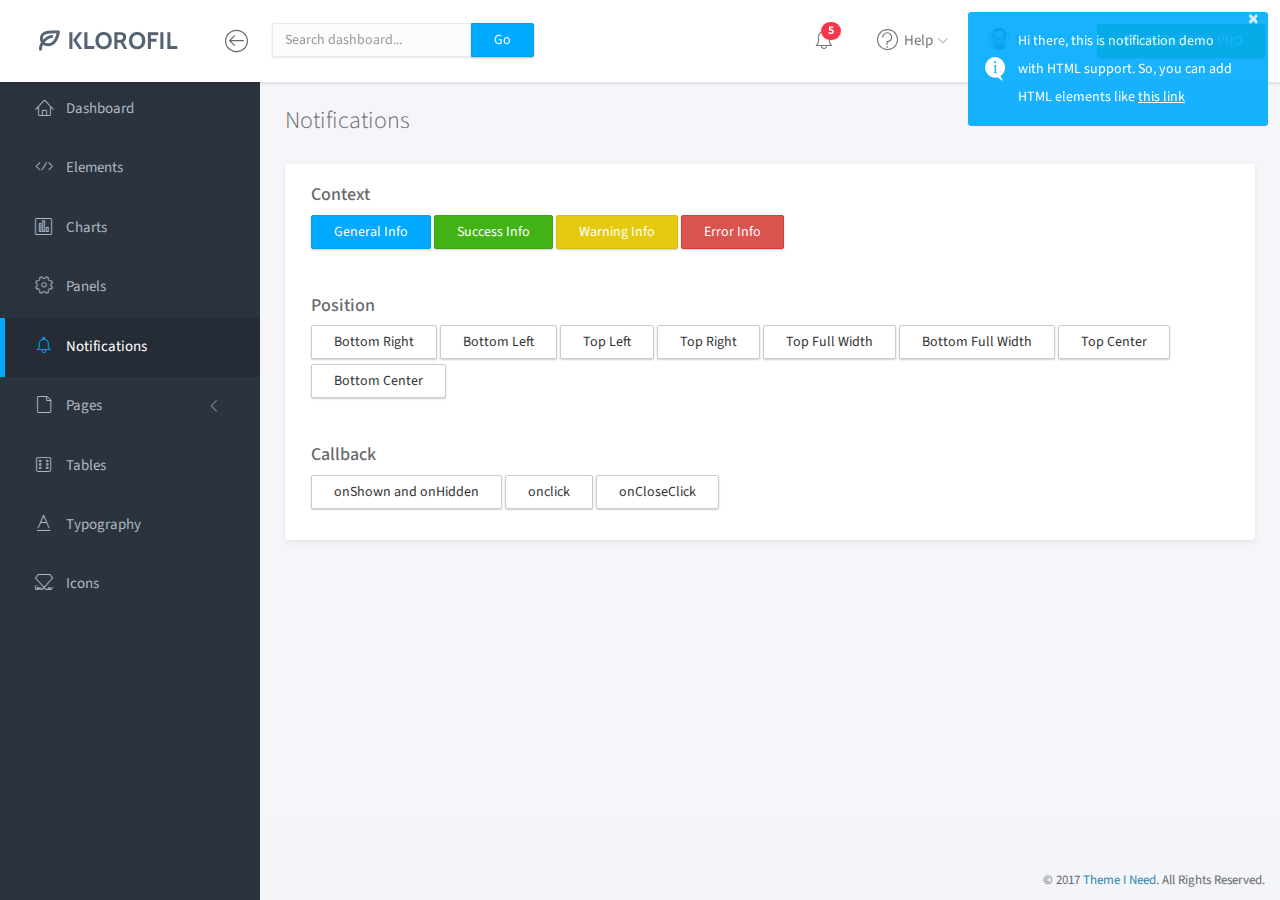
<file: profile/notifications.html>
<!doctype html>
<html lang="en">

<head>
	<title>Notifications | Klorofil - Free Bootstrap Dashboard Template</title>
	<meta charset="utf-8">
	<meta http-equiv="X-UA-Compatible" content="IE=edge,chrome=1">
	<meta name="viewport" content="width=device-width, initial-scale=1.0, maximum-scale=1.0, user-scalable=0">
	<!-- VENDOR CSS -->
	<link rel="stylesheet" href="assets/vendor/bootstrap/css/bootstrap.min.css">
	<link rel="stylesheet" href="assets/vendor/font-awesome/css/font-awesome.min.css">
	<link rel="stylesheet" href="assets/vendor/linearicons/style.css">
	<link rel="stylesheet" href="assets/vendor/toastr/toastr.min.css">
	<!-- MAIN CSS -->
	<link rel="stylesheet" href="assets/css/main.css">
	<!-- FOR DEMO PURPOSES ONLY. You should remove this in your project -->
	<link rel="stylesheet" href="assets/css/demo.css">
	<!-- GOOGLE FONTS -->
	<link href="https://fonts.googleapis.com/css?family=Source+Sans+Pro:300,400,600,700" rel="stylesheet">
	<!-- ICONS -->
	<link rel="apple-touch-icon" sizes="76x76" href="assets/img/apple-icon.png">
	<link rel="icon" type="image/png" sizes="96x96" href="assets/img/favicon.png">
</head>

<body>
	<!-- WRAPPER -->
	<div id="wrapper">
		<!-- NAVBAR -->
		<nav class="navbar navbar-default navbar-fixed-top">
			<div class="brand">
				<a href="index.html"><img src="assets/img/logo-dark.png" alt="Klorofil Logo" class="img-responsive logo"></a>
			</div>
			<div class="container-fluid">
				<div class="navbar-btn">
					<button type="button" class="btn-toggle-fullwidth"><i class="lnr lnr-arrow-left-circle"></i></button>
				</div>
				<form class="navbar-form navbar-left">
					<div class="input-group">
						<input type="text" value="" class="form-control" placeholder="Search dashboard...">
						<span class="input-group-btn"><button type="button" class="btn btn-primary">Go</button></span>
					</div>
				</form>
				<div class="navbar-btn navbar-btn-right">
					<a class="btn btn-success update-pro" href="https://www.themeineed.com/downloads/klorofil-pro-bootstrap-admin-dashboard-template/?utm_source=klorofil&utm_medium=template&utm_campaign=KlorofilPro" title="Upgrade to Pro" target="_blank"><i class="fa fa-rocket"></i> <span>UPGRADE TO PRO</span></a>
				</div>
				<div id="navbar-menu">
					<ul class="nav navbar-nav navbar-right">
						<li class="dropdown">
							<a href="#" class="dropdown-toggle icon-menu" data-toggle="dropdown">
								<i class="lnr lnr-alarm"></i>
								<span class="badge bg-danger">5</span>
							</a>
							<ul class="dropdown-menu notifications">
								<li><a href="#" class="notification-item"><span class="dot bg-warning"></span>System space is almost full</a></li>
								<li><a href="#" class="notification-item"><span class="dot bg-danger"></span>You have 9 unfinished tasks</a></li>
								<li><a href="#" class="notification-item"><span class="dot bg-success"></span>Monthly report is available</a></li>
								<li><a href="#" class="notification-item"><span class="dot bg-warning"></span>Weekly meeting in 1 hour</a></li>
								<li><a href="#" class="notification-item"><span class="dot bg-success"></span>Your request has been approved</a></li>
								<li><a href="#" class="more">See all notifications</a></li>
							</ul>
						</li>
						<li class="dropdown">
							<a href="#" class="dropdown-toggle" data-toggle="dropdown"><i class="lnr lnr-question-circle"></i> <span>Help</span> <i class="icon-submenu lnr lnr-chevron-down"></i></a>
							<ul class="dropdown-menu">
								<li><a href="#">Basic Use</a></li>
								<li><a href="#">Working With Data</a></li>
								<li><a href="#">Security</a></li>
								<li><a href="#">Troubleshooting</a></li>
							</ul>
						</li>
						<li class="dropdown">
							<a href="#" class="dropdown-toggle" data-toggle="dropdown"><img src="assets/img/user.png" class="img-circle" alt="Avatar"> <span>Samuel</span> <i class="icon-submenu lnr lnr-chevron-down"></i></a>
							<ul class="dropdown-menu">
								<li><a href="#"><i class="lnr lnr-user"></i> <span>My Profile</span></a></li>
								<li><a href="#"><i class="lnr lnr-envelope"></i> <span>Message</span></a></li>
								<li><a href="#"><i class="lnr lnr-cog"></i> <span>Settings</span></a></li>
								<li><a href="#"><i class="lnr lnr-exit"></i> <span>Logout</span></a></li>
							</ul>
						</li>
						<!-- <li>
							<a class="update-pro" href="https://www.themeineed.com/downloads/klorofil-pro-bootstrap-admin-dashboard-template/?utm_source=klorofil&utm_medium=template&utm_campaign=KlorofilPro" title="Upgrade to Pro" target="_blank"><i class="fa fa-rocket"></i> <span>UPGRADE TO PRO</span></a>
						</li> -->
					</ul>
				</div>
			</div>
		</nav>
		<!-- END NAVBAR -->
		<!-- LEFT SIDEBAR -->
		<div id="sidebar-nav" class="sidebar">
			<div class="sidebar-scroll">
				<nav>
					<ul class="nav">
						<li><a href="index.html" class=""><i class="lnr lnr-home"></i> <span>Dashboard</span></a></li>
						<li><a href="elements.html" class=""><i class="lnr lnr-code"></i> <span>Elements</span></a></li>
						<li><a href="charts.html" class=""><i class="lnr lnr-chart-bars"></i> <span>Charts</span></a></li>
						<li><a href="panels.html" class=""><i class="lnr lnr-cog"></i> <span>Panels</span></a></li>
						<li><a href="notifications.html" class="active"><i class="lnr lnr-alarm"></i> <span>Notifications</span></a></li>
						<li>
							<a href="#subPages" data-toggle="collapse" class="collapsed"><i class="lnr lnr-file-empty"></i> <span>Pages</span> <i class="icon-submenu lnr lnr-chevron-left"></i></a>
							<div id="subPages" class="collapse ">
								<ul class="nav">
									<li><a href="page-profile.html" class="">Profile</a></li>
									<li><a href="page-login.html" class="">Login</a></li>
									<li><a href="page-lockscreen.html" class="">Lockscreen</a></li>
								</ul>
							</div>
						</li>
						<li><a href="tables.html" class=""><i class="lnr lnr-dice"></i> <span>Tables</span></a></li>
						<li><a href="typography.html" class=""><i class="lnr lnr-text-format"></i> <span>Typography</span></a></li>
						<li><a href="icons.html" class=""><i class="lnr lnr-linearicons"></i> <span>Icons</span></a></li>
					</ul>
				</nav>
			</div>
		</div>
		<!-- END LEFT SIDEBAR -->
		<!-- MAIN -->
		<div class="main">
			<!-- MAIN CONTENT -->
			<div class="main-content">
				<div class="container-fluid">
					<h3 class="page-title">Notifications</h3>
					<div id="toastr-demo" class="panel">
						<div class="panel-body">
							<!-- CONTEXTUAL -->
							<h4>Context</h4>
							<p class="demo-button">
								<button type="button" class="btn btn-primary btn-toastr" data-context="info" data-message="This is general theme info" data-position="top-right">General Info</button>
								<button type="button" class="btn btn-success btn-toastr" data-context="success" data-message="This is success info" data-position="top-right">Success Info</button>
								<button type="button" class="btn btn-warning btn-toastr" data-context="warning" data-message="This is warning info" data-position="top-right">Warning Info</button>
								<button type="button" class="btn btn-danger btn-toastr" data-context="error" data-message="This is error info" data-position="top-right">Error Info</button>
							</p>
							<!-- END CONTEXTUAL -->
							<br>
							<!-- POSITION -->
							<h4>Position</h4>
							<p class="demo-button">
								<button type="button" class="btn btn-default btn-toastr" data-context="info" data-message="Hi, I'm here" data-position="bottom-right">Bottom Right</button>
								<button type="button" class="btn btn-default btn-toastr" data-context="info" data-message="Hi, I'm here" data-position="bottom-left">Bottom Left</button>
								<button type="button" class="btn btn-default btn-toastr" data-context="info" data-message="Hi, I'm here" data-position="top-left">Top Left</button>
								<button type="button" class="btn btn-default btn-toastr" data-context="info" data-message="Hi, I'm here" data-position="top-right">Top Right</button>
								<button type="button" class="btn btn-default btn-toastr" data-context="info" data-message="Hi, I'm here" data-position="top-full-width">Top Full Width</button>
								<button type="button" class="btn btn-default btn-toastr" data-context="info" data-message="Hi, I'm here" data-position="bottom-full-width">Bottom Full Width</button>
								<button type="button" class="btn btn-default btn-toastr" data-context="info" data-message="Hi, I'm here" data-position="top-center">Top Center</button>
								<button type="button" class="btn btn-default btn-toastr" data-context="info" data-message="Hi, I'm here" data-position="bottom-center">Bottom Center</button>
							</p>
							<!-- END POSITION -->
							<br>
							<!-- CALLBACK -->
							<h4>Callback</h4>
							<p class="demo-button">
								<button type="button" class="btn btn-default btn-toastr-callback" id="toastr-callback1" data-context="info" data-message="onShown and onHidden callback demo">onShown and onHidden</button>
								<button type="button" class="btn btn-default btn-toastr-callback" id="toastr-callback2" data-context="info" data-message="Please click me">onclick</button>
								<button type="button" class="btn btn-default btn-toastr-callback" id="toastr-callback3" data-context="info" data-message="Please click close button">onCloseClick</button>
							</p>
							<!-- END CALLBACK -->
						</div>
					</div>
				</div>
			</div>
			<!-- END MAIN CONTENT -->
		</div>
		<!-- END MAIN -->
		<div class="clearfix"></div>
		<footer>
			<div class="container-fluid">
				<p class="copyright">&copy; 2017 <a href="https://www.themeineed.com" target="_blank">Theme I Need</a>. All Rights Reserved.</p>
			</div>
		</footer>
	</div>
	<!-- END WRAPPER -->
	<!-- Javascript -->
	<script src="assets/vendor/jquery/jquery.min.js"></script>
	<script src="assets/vendor/bootstrap/js/bootstrap.min.js"></script>
	<script src="assets/vendor/jquery-slimscroll/jquery.slimscroll.min.js"></script>
	<script src="assets/vendor/toastr/toastr.min.js"></script>
	<script src="assets/scripts/klorofil-common.js"></script>
</body>

</html>
</file>
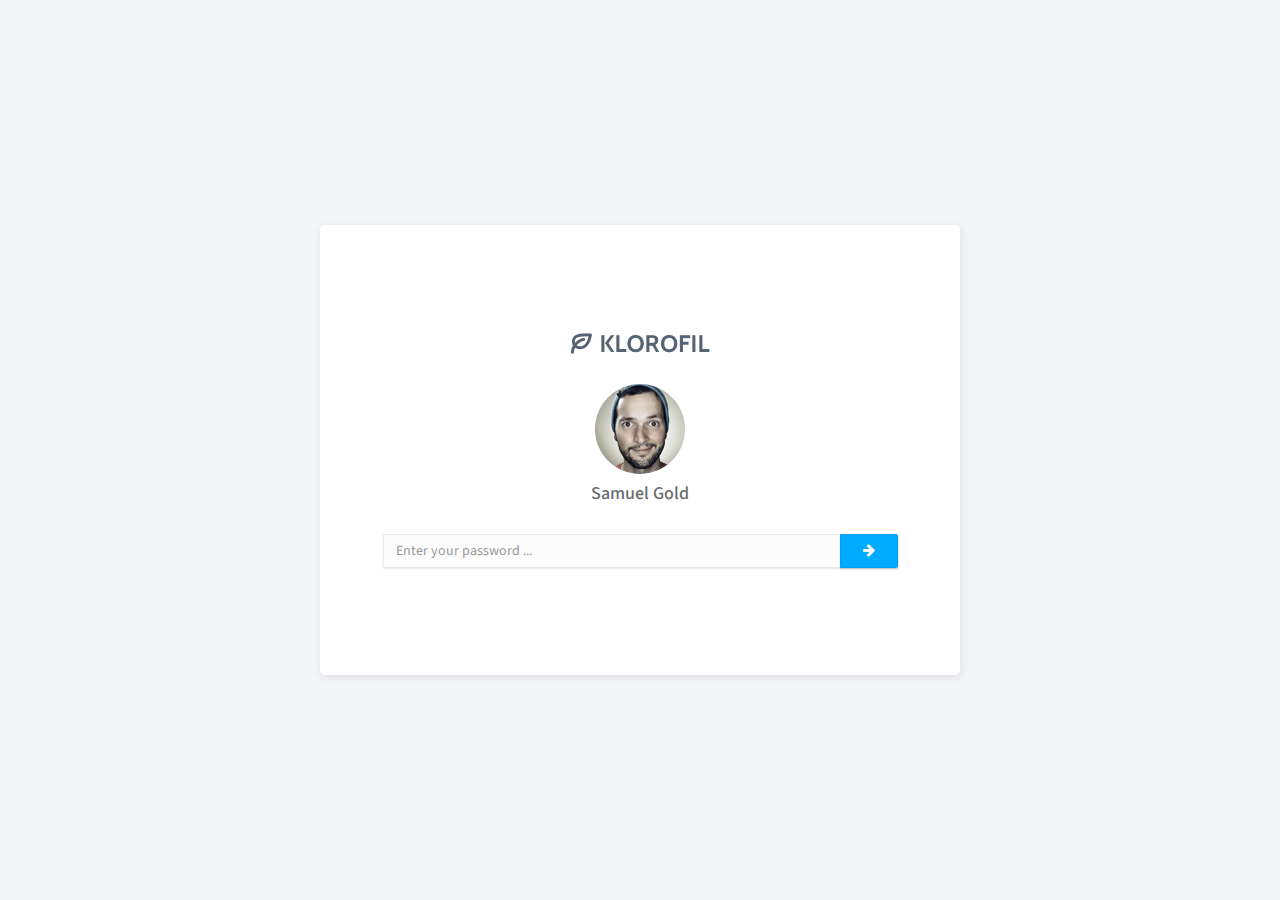
<file: profile/page-lockscreen.html>
<!doctype html>
<html lang="en" class="fullscreen-bg">

<head>
	<title>Lockscreen | Klorofil - Free Bootstrap Dashboard Template</title>
	<meta charset="utf-8">
	<meta http-equiv="X-UA-Compatible" content="IE=edge,chrome=1">
	<meta name="viewport" content="width=device-width, initial-scale=1.0, maximum-scale=1.0, user-scalable=0">
	<!-- VENDOR CSS -->
	<link rel="stylesheet" href="assets/vendor/bootstrap/css/bootstrap.min.css">
	<link rel="stylesheet" href="assets/vendor/font-awesome/css/font-awesome.min.css">
	<link rel="stylesheet" href="assets/vendor/linearicons/style.css">
	<!-- MAIN CSS -->
	<link rel="stylesheet" href="assets/css/main.css">
	<!-- FOR DEMO PURPOSES ONLY. You should remove this in your project -->
	<link rel="stylesheet" href="assets/css/demo.css">
	<!-- GOOGLE FONTS -->
	<link href="https://fonts.googleapis.com/css?family=Source+Sans+Pro:300,400,600,700" rel="stylesheet">
	<!-- ICONS -->
	<link rel="apple-touch-icon" sizes="76x76" href="assets/img/apple-icon.png">
	<link rel="icon" type="image/png" sizes="96x96" href="assets/img/favicon.png">
</head>

<body>
	<!-- WRAPPER -->
	<div id="wrapper">
		<div class="vertical-align-wrap">
			<div class="vertical-align-middle">
				<div class="auth-box lockscreen clearfix">
					<div class="content">
						<h1 class="sr-only">Klorofil - Free Bootstrap dashboard</h1>
						<div class="logo text-center"><img src="assets/img/logo-dark.png" alt="Klorofil Logo"></div>
						<div class="user text-center">
							<img src="assets/img/user-medium.png" class="img-circle" alt="Avatar">
							<h2 class="name">Samuel Gold</h2>
						</div>
						<form action="index.html">
							<div class="input-group">
								<input type="password" class="form-control" placeholder="Enter your password ...">
								<span class="input-group-btn"><button type="submit" class="btn btn-primary"><i class="fa fa-arrow-right"></i></button></span>
							</div>
						</form>
					</div>
				</div>
			</div>
		</div>
	</div>
	<!-- END WRAPPER -->
</body>

</html>
</file>
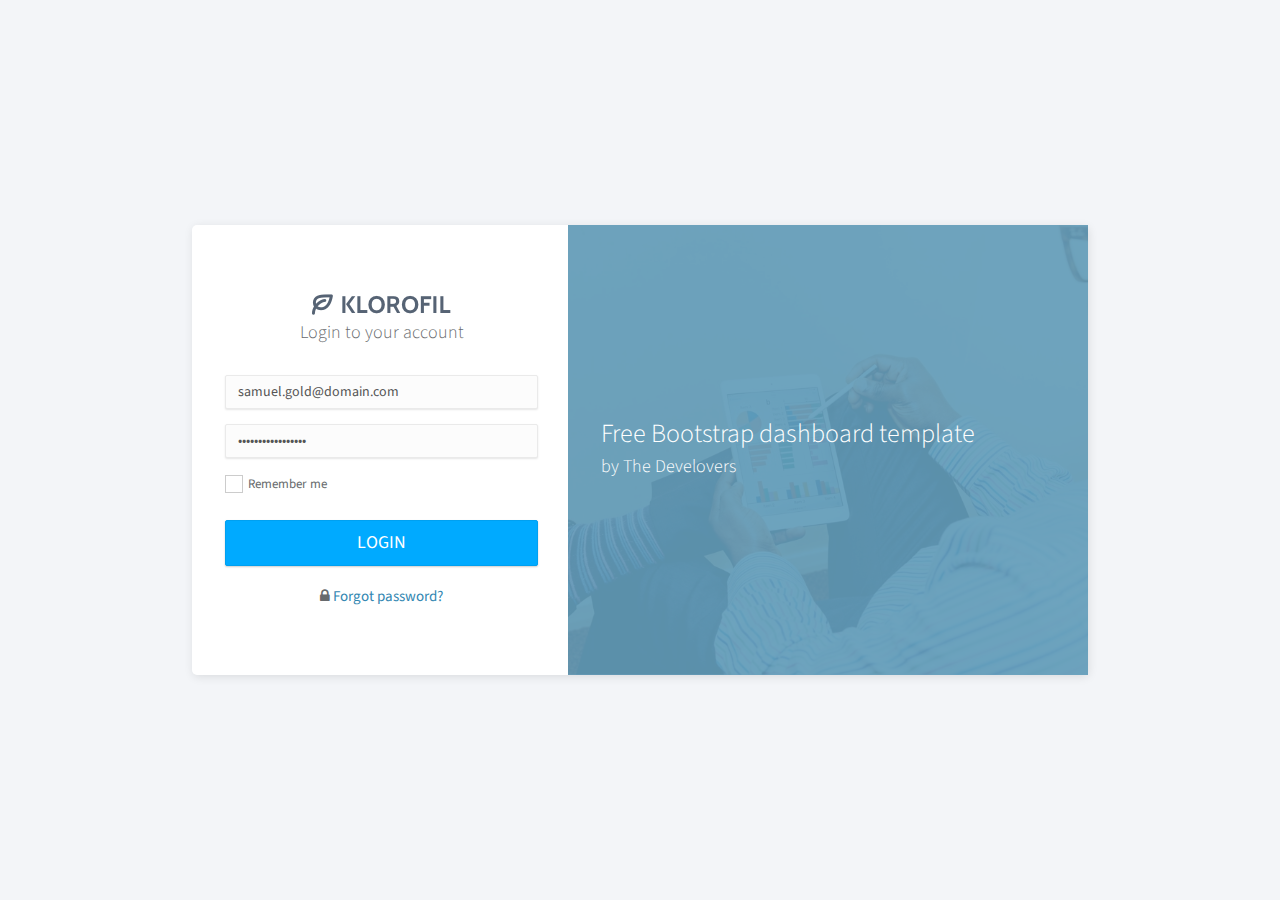
<file: profile/page-login.html>
<!doctype html>
<html lang="en" class="fullscreen-bg">

<head>
	<title>Login | Klorofil - Free Bootstrap Dashboard Template</title>
	<meta charset="utf-8">
	<meta http-equiv="X-UA-Compatible" content="IE=edge,chrome=1">
	<meta name="viewport" content="width=device-width, initial-scale=1.0, maximum-scale=1.0, user-scalable=0">
	<!-- VENDOR CSS -->
	<link rel="stylesheet" href="assets/css/bootstrap.min.css">
	<link rel="stylesheet" href="assets/vendor/font-awesome/css/font-awesome.min.css">
	<link rel="stylesheet" href="assets/vendor/linearicons/style.css">
	<!-- MAIN CSS -->
	<link rel="stylesheet" href="assets/css/main.css">
	<!-- FOR DEMO PURPOSES ONLY. You should remove this in your project -->
	<link rel="stylesheet" href="assets/css/demo.css">
	<!-- GOOGLE FONTS -->
	<link href="https://fonts.googleapis.com/css?family=Source+Sans+Pro:300,400,600,700" rel="stylesheet">
	<!-- ICONS -->
	<link rel="apple-touch-icon" sizes="76x76" href="assets/img/apple-icon.png">
	<link rel="icon" type="image/png" sizes="96x96" href="assets/img/favicon.png">
</head>

<body>
	<!-- WRAPPER -->
	<div id="wrapper">
		<div class="vertical-align-wrap">
			<div class="vertical-align-middle">
				<div class="auth-box ">
					<div class="left">
						<div class="content">
							<div class="header">
								<div class="logo text-center"><img src="assets/img/logo-dark.png" alt="Klorofil Logo"></div>
								<p class="lead">Login to your account</p>
							</div>
							<form class="form-auth-small" action="index.php">
								<div class="form-group">
									<label for="signin-email" class="control-label sr-only">Email</label>
									<input type="email" class="form-control" id="signin-email" value="samuel.gold@domain.com" placeholder="Email">
								</div>
								<div class="form-group">
									<label for="signin-password" class="control-label sr-only">Password</label>
									<input type="password" class="form-control" id="signin-password" value="thisisthepassword" placeholder="Password">
								</div>
								<div class="form-group clearfix">
									<label class="fancy-checkbox element-left">
										<input type="checkbox">
										<span>Remember me</span>
									</label>
								</div>
								<button type="submit" class="btn btn-primary btn-lg btn-block">LOGIN</button>
								<div class="bottom">
									<span class="helper-text"><i class="fa fa-lock"></i> <a href="#">Forgot password?</a></span>
								</div>
							</form>
						</div>
					</div>
					<div class="right">
						<div class="overlay"></div>
						<div class="content text">
							<h1 class="heading">Free Bootstrap dashboard template</h1>
							<p>by The Develovers</p>
						</div>
					</div>
					<div class="clearfix"></div>
				</div>
			</div>
		</div>
	</div>
	<!-- END WRAPPER -->
</body>

</html>
</file>
<file: profile/assets/vendor/linearicons/style.css>
@font-face {
	font-family: 'Linearicons-Free';
	src:url('fonts/Linearicons-Free.eot?w118d');
	src:url('fonts/Linearicons-Free.eot?#iefixw118d') format('embedded-opentype'),
		url('fonts/Linearicons-Free.woff2?w118d') format('woff2'),
		url('fonts/Linearicons-Free.woff?w118d') format('woff'),
		url('fonts/Linearicons-Free.ttf?w118d') format('truetype'),
		url('fonts/Linearicons-Free.svg?w118d#Linearicons-Free') format('svg');
	font-weight: normal;
	font-style: normal;
}

.lnr {
	font-family: 'Linearicons-Free';
	speak: none;
	font-style: normal;
	font-weight: normal;
	font-variant: normal;
	text-transform: none;
	line-height: 1;

	/* Better Font Rendering =========== */
	-webkit-font-smoothing: antialiased;
	-moz-osx-font-smoothing: grayscale;
}

.lnr-home:before {
	content: "\e800";
}
.lnr-apartment:before {
	content: "\e801";
}
.lnr-pencil:before {
	content: "\e802";
}
.lnr-magic-wand:before {
	content: "\e803";
}
.lnr-drop:before {
	content: "\e804";
}
.lnr-lighter:before {
	content: "\e805";
}
.lnr-poop:before {
	content: "\e806";
}
.lnr-sun:before {
	content: "\e807";
}
.lnr-moon:before {
	content: "\e808";
}
.lnr-cloud:before {
	content: "\e809";
}
.lnr-cloud-upload:before {
	content: "\e80a";
}
.lnr-cloud-download:before {
	content: "\e80b";
}
.lnr-cloud-sync:before {
	content: "\e80c";
}
.lnr-cloud-check:before {
	content: "\e80d";
}
.lnr-database:before {
	content: "\e80e";
}
.lnr-lock:before {
	content: "\e80f";
}
.lnr-cog:before {
	content: "\e810";
}
.lnr-trash:before {
	content: "\e811";
}
.lnr-dice:before {
	content: "\e812";
}
.lnr-heart:before {
	content: "\e813";
}
.lnr-star:before {
	content: "\e814";
}
.lnr-star-half:before {
	content: "\e815";
}
.lnr-star-empty:before {
	content: "\e816";
}
.lnr-flag:before {
	content: "\e817";
}
.lnr-envelope:before {
	content: "\e818";
}
.lnr-paperclip:before {
	content: "\e819";
}
.lnr-inbox:before {
	content: "\e81a";
}
.lnr-eye:before {
	content: "\e81b";
}
.lnr-printer:before {
	content: "\e81c";
}
.lnr-file-empty:before {
	content: "\e81d";
}
.lnr-file-add:before {
	content: "\e81e";
}
.lnr-enter:before {
	content: "\e81f";
}
.lnr-exit:before {
	content: "\e820";
}
.lnr-graduation-hat:before {
	content: "\e821";
}
.lnr-license:before {
	content: "\e822";
}
.lnr-music-note:before {
	content: "\e823";
}
.lnr-film-play:before {
	content: "\e824";
}
.lnr-camera-video:before {
	content: "\e825";
}
.lnr-camera:before {
	content: "\e826";
}
.lnr-picture:before {
	content: "\e827";
}
.lnr-book:before {
	content: "\e828";
}
.lnr-bookmark:before {
	content: "\e829";
}
.lnr-user:before {
	content: "\e82a";
}
.lnr-users:before {
	content: "\e82b";
}
.lnr-shirt:before {
	content: "\e82c";
}
.lnr-store:before {
	content: "\e82d";
}
.lnr-cart:before {
	content: "\e82e";
}
.lnr-tag:before {
	content: "\e82f";
}
.lnr-phone-handset:before {
	content: "\e830";
}
.lnr-phone:before {
	content: "\e831";
}
.lnr-pushpin:before {
	content: "\e832";
}
.lnr-map-marker:before {
	content: "\e833";
}
.lnr-map:before {
	content: "\e834";
}
.lnr-location:before {
	content: "\e835";
}
.lnr-calendar-full:before {
	content: "\e836";
}
.lnr-keyboard:before {
	content: "\e837";
}
.lnr-spell-check:before {
	content: "\e838";
}
.lnr-screen:before {
	content: "\e839";
}
.lnr-smartphone:before {
	content: "\e83a";
}
.lnr-tablet:before {
	content: "\e83b";
}
.lnr-laptop:before {
	content: "\e83c";
}
.lnr-laptop-phone:before {
	content: "\e83d";
}
.lnr-power-switch:before {
	content: "\e83e";
}
.lnr-bubble:before {
	content: "\e83f";
}
.lnr-heart-pulse:before {
	content: "\e840";
}
.lnr-construction:before {
	content: "\e841";
}
.lnr-pie-chart:before {
	content: "\e842";
}
.lnr-chart-bars:before {
	content: "\e843";
}
.lnr-gift:before {
	content: "\e844";
}
.lnr-diamond:before {
	content: "\e845";
}
.lnr-linearicons:before {
	content: "\e846";
}
.lnr-dinner:before {
	content: "\e847";
}
.lnr-coffee-cup:before {
	content: "\e848";
}
.lnr-leaf:before {
	content: "\e849";
}
.lnr-paw:before {
	content: "\e84a";
}
.lnr-rocket:before {
	content: "\e84b";
}
.lnr-briefcase:before {
	content: "\e84c";
}
.lnr-bus:before {
	content: "\e84d";
}
.lnr-car:before {
	content: "\e84e";
}
.lnr-train:before {
	content: "\e84f";
}
.lnr-bicycle:before {
	content: "\e850";
}
.lnr-wheelchair:before {
	content: "\e851";
}
.lnr-select:before {
	content: "\e852";
}
.lnr-earth:before {
	content: "\e853";
}
.lnr-smile:before {
	content: "\e854";
}
.lnr-sad:before {
	content: "\e855";
}
.lnr-neutral:before {
	content: "\e856";
}
.lnr-mustache:before {
	content: "\e857";
}
.lnr-alarm:before {
	content: "\e858";
}
.lnr-bullhorn:before {
	content: "\e859";
}
.lnr-volume-high:before {
	content: "\e85a";
}
.lnr-volume-medium:before {
	content: "\e85b";
}
.lnr-volume-low:before {
	content: "\e85c";
}
.lnr-volume:before {
	content: "\e85d";
}
.lnr-mic:before {
	content: "\e85e";
}
.lnr-hourglass:before {
	content: "\e85f";
}
.lnr-undo:before {
	content: "\e860";
}
.lnr-redo:before {
	content: "\e861";
}
.lnr-sync:before {
	content: "\e862";
}
.lnr-history:before {
	content: "\e863";
}
.lnr-clock:before {
	content: "\e864";
}
.lnr-download:before {
	content: "\e865";
}
.lnr-upload:before {
	content: "\e866";
}
.lnr-enter-down:before {
	content: "\e867";
}
.lnr-exit-up:before {
	content: "\e868";
}
.lnr-bug:before {
	content: "\e869";
}
.lnr-code:before {
	content: "\e86a";
}
.lnr-link:before {
	content: "\e86b";
}
.lnr-unlink:before {
	content: "\e86c";
}
.lnr-thumbs-up:before {
	content: "\e86d";
}
.lnr-thumbs-down:before {
	content: "\e86e";
}
.lnr-magnifier:before {
	content: "\e86f";
}
.lnr-cross:before {
	content: "\e870";
}
.lnr-menu:before {
	content: "\e871";
}
.lnr-list:before {
	content: "\e872";
}
.lnr-chevron-up:before {
	content: "\e873";
}
.lnr-chevron-down:before {
	content: "\e874";
}
.lnr-chevron-left:before {
	content: "\e875";
}
.lnr-chevron-right:before {
	content: "\e876";
}
.lnr-arrow-up:before {
	content: "\e877";
}
.lnr-arrow-down:before {
	content: "\e878";
}
.lnr-arrow-left:before {
	content: "\e879";
}
.lnr-arrow-right:before {
	content: "\e87a";
}
.lnr-move:before {
	content: "\e87b";
}
.lnr-warning:before {
	content: "\e87c";
}
.lnr-question-circle:before {
	content: "\e87d";
}
.lnr-menu-circle:before {
	content: "\e87e";
}
.lnr-checkmark-circle:before {
	content: "\e87f";
}
.lnr-cross-circle:before {
	content: "\e880";
}
.lnr-plus-circle:before {
	content: "\e881";
}
.lnr-circle-minus:before {
	content: "\e882";
}
.lnr-arrow-up-circle:before {
	content: "\e883";
}
.lnr-arrow-down-circle:before {
	content: "\e884";
}
.lnr-arrow-left-circle:before {
	content: "\e885";
}
.lnr-arrow-right-circle:before {
	content: "\e886";
}
.lnr-chevron-up-circle:before {
	content: "\e887";
}
.lnr-chevron-down-circle:before {
	content: "\e888";
}
.lnr-chevron-left-circle:before {
	content: "\e889";
}
.lnr-chevron-right-circle:before {
	content: "\e88a";
}
.lnr-crop:before {
	content: "\e88b";
}
.lnr-frame-expand:before {
	content: "\e88c";
}
.lnr-frame-contract:before {
	content: "\e88d";
}
.lnr-layers:before {
	content: "\e88e";
}
.lnr-funnel:before {
	content: "\e88f";
}
.lnr-text-format:before {
	content: "\e890";
}
.lnr-text-format-remove:before {
	content: "\e891";
}
.lnr-text-size:before {
	content: "\e892";
}
.lnr-bold:before {
	content: "\e893";
}
.lnr-italic:before {
	content: "\e894";
}
.lnr-underline:before {
	content: "\e895";
}
.lnr-strikethrough:before {
	content: "\e896";
}
.lnr-highlight:before {
	content: "\e897";
}
.lnr-text-align-left:before {
	content: "\e898";
}
.lnr-text-align-center:before {
	content: "\e899";
}
.lnr-text-align-right:before {
	content: "\e89a";
}
.lnr-text-align-justify:before {
	content: "\e89b";
}
.lnr-line-spacing:before {
	content: "\e89c";
}
.lnr-indent-increase:before {
	content: "\e89d";
}
.lnr-indent-decrease:before {
	content: "\e89e";
}
.lnr-pilcrow:before {
	content: "\e89f";
}
.lnr-direction-ltr:before {
	content: "\e8a0";
}
.lnr-direction-rtl:before {
	content: "\e8a1";
}
.lnr-page-break:before {
	content: "\e8a2";
}
.lnr-sort-alpha-asc:before {
	content: "\e8a3";
}
.lnr-sort-amount-asc:before {
	content: "\e8a4";
}
.lnr-hand:before {
	content: "\e8a5";
}
.lnr-pointer-up:before {
	content: "\e8a6";
}
.lnr-pointer-right:before {
	content: "\e8a7";
}
.lnr-pointer-down:before {
	content: "\e8a8";
}
.lnr-pointer-left:before {
	content: "\e8a9";
}
</file>
<file: profile/assets/vendor/chartist/css/chartist-custom.css>
.ct-label {
  fill: #676a6d;
  color: #676a6d;
  font-size: 1.2rem;
  line-height: 1; }

.ct-chart-line .ct-label,
.ct-chart-bar .ct-label {
  display: block;
  display: -webkit-box;
  display: -moz-box;
  display: -ms-flexbox;
  display: -webkit-flex;
  display: flex; }

.ct-chart-pie .ct-label,
.ct-chart-donut .ct-label {
  dominant-baseline: central; }

.ct-label.ct-horizontal.ct-start {
  -webkit-box-align: flex-end;
  -webkit-align-items: flex-end;
  -ms-flex-align: flex-end;
  align-items: flex-end;
  -webkit-box-pack: flex-start;
  -webkit-justify-content: flex-start;
  -ms-flex-pack: flex-start;
  justify-content: flex-start;
  text-align: left;
  text-anchor: start; }

.ct-label.ct-horizontal.ct-end {
  -webkit-box-align: flex-start;
  -webkit-align-items: flex-start;
  -ms-flex-align: flex-start;
  align-items: flex-start;
  -webkit-box-pack: flex-start;
  -webkit-justify-content: flex-start;
  -ms-flex-pack: flex-start;
  justify-content: flex-start;
  text-align: left;
  text-anchor: start; }

.ct-label.ct-vertical.ct-start {
  -webkit-box-align: flex-end;
  -webkit-align-items: flex-end;
  -ms-flex-align: flex-end;
  align-items: flex-end;
  -webkit-box-pack: flex-end;
  -webkit-justify-content: flex-end;
  -ms-flex-pack: flex-end;
  justify-content: flex-end;
  text-align: right;
  text-anchor: end; }

.ct-label.ct-vertical.ct-end {
  -webkit-box-align: flex-end;
  -webkit-align-items: flex-end;
  -ms-flex-align: flex-end;
  align-items: flex-end;
  -webkit-box-pack: flex-start;
  -webkit-justify-content: flex-start;
  -ms-flex-pack: flex-start;
  justify-content: flex-start;
  text-align: left;
  text-anchor: start; }

.ct-chart-bar .ct-label.ct-horizontal.ct-start {
  -webkit-box-align: flex-end;
  -webkit-align-items: flex-end;
  -ms-flex-align: flex-end;
  align-items: flex-end;
  -webkit-box-pack: center;
  -webkit-justify-content: center;
  -ms-flex-pack: center;
  justify-content: center;
  text-align: center;
  text-anchor: start; }

.ct-chart-bar .ct-label.ct-horizontal.ct-end {
  -webkit-box-align: flex-start;
  -webkit-align-items: flex-start;
  -ms-flex-align: flex-start;
  align-items: flex-start;
  -webkit-box-pack: center;
  -webkit-justify-content: center;
  -ms-flex-pack: center;
  justify-content: center;
  text-align: center;
  text-anchor: start; }

.ct-chart-bar.ct-horizontal-bars .ct-label.ct-horizontal.ct-start {
  -webkit-box-align: flex-end;
  -webkit-align-items: flex-end;
  -ms-flex-align: flex-end;
  align-items: flex-end;
  -webkit-box-pack: flex-start;
  -webkit-justify-content: flex-start;
  -ms-flex-pack: flex-start;
  justify-content: flex-start;
  text-align: left;
  text-anchor: start; }

.ct-chart-bar.ct-horizontal-bars .ct-label.ct-horizontal.ct-end {
  -webkit-box-align: flex-start;
  -webkit-align-items: flex-start;
  -ms-flex-align: flex-start;
  align-items: flex-start;
  -webkit-box-pack: flex-start;
  -webkit-justify-content: flex-start;
  -ms-flex-pack: flex-start;
  justify-content: flex-start;
  text-align: left;
  text-anchor: start; }

.ct-chart-bar.ct-horizontal-bars .ct-label.ct-vertical.ct-start {
  -webkit-box-align: center;
  -webkit-align-items: center;
  -ms-flex-align: center;
  align-items: center;
  -webkit-box-pack: flex-end;
  -webkit-justify-content: flex-end;
  -ms-flex-pack: flex-end;
  justify-content: flex-end;
  text-align: right;
  text-anchor: end; }

.ct-chart-bar.ct-horizontal-bars .ct-label.ct-vertical.ct-end {
  -webkit-box-align: center;
  -webkit-align-items: center;
  -ms-flex-align: center;
  align-items: center;
  -webkit-box-pack: flex-start;
  -webkit-justify-content: flex-start;
  -ms-flex-pack: flex-start;
  justify-content: flex-start;
  text-align: left;
  text-anchor: end; }

.ct-grid {
  stroke: rgba(0, 0, 0, 0.2);
  stroke-width: 1px;
  stroke-dasharray: 2px; }

.ct-grid-background {
  fill: none; }

.ct-point {
  stroke-width: 8px;
  stroke-linecap: round; }

.ct-line {
  fill: none;
  stroke-width: 3px; }

.ct-area {
  stroke: none;
  fill-opacity: 0.3; }

.ct-bar {
  fill: none;
  stroke-width: 10px; }

.ct-slice-donut {
  fill: none;
  stroke-width: 60px; }

.ct-series-a .ct-point, .ct-series-a .ct-line, .ct-series-a .ct-bar, .ct-series-a .ct-slice-donut {
  stroke: #028fd0; }

.ct-series-a .ct-slice-pie, .ct-series-a .ct-area {
  fill: #028fd0; }

.ct-series-b .ct-point, .ct-series-b .ct-line, .ct-series-b .ct-bar, .ct-series-b .ct-slice-donut {
  stroke: #83c6ea; }

.ct-series-b .ct-slice-pie, .ct-series-b .ct-area {
  fill: #83c6ea; }

.ct-series-c .ct-point, .ct-series-c .ct-line, .ct-series-c .ct-bar, .ct-series-c .ct-slice-donut {
  stroke: #f4c63d; }

.ct-series-c .ct-slice-pie, .ct-series-c .ct-area {
  fill: #f4c63d; }

.ct-series-d .ct-point, .ct-series-d .ct-line, .ct-series-d .ct-bar, .ct-series-d .ct-slice-donut {
  stroke: #d17905; }

.ct-series-d .ct-slice-pie, .ct-series-d .ct-area {
  fill: #d17905; }

.ct-series-e .ct-point, .ct-series-e .ct-line, .ct-series-e .ct-bar, .ct-series-e .ct-slice-donut {
  stroke: #453d3f; }

.ct-series-e .ct-slice-pie, .ct-series-e .ct-area {
  fill: #453d3f; }

.ct-series-f .ct-point, .ct-series-f .ct-line, .ct-series-f .ct-bar, .ct-series-f .ct-slice-donut {
  stroke: #59922b; }

.ct-series-f .ct-slice-pie, .ct-series-f .ct-area {
  fill: #59922b; }

.ct-series-g .ct-point, .ct-series-g .ct-line, .ct-series-g .ct-bar, .ct-series-g .ct-slice-donut {
  stroke: #0544d3; }

.ct-series-g .ct-slice-pie, .ct-series-g .ct-area {
  fill: #0544d3; }

.ct-series-h .ct-point, .ct-series-h .ct-line, .ct-series-h .ct-bar, .ct-series-h .ct-slice-donut {
  stroke: #6b0392; }

.ct-series-h .ct-slice-pie, .ct-series-h .ct-area {
  fill: #6b0392; }

.ct-series-i .ct-point, .ct-series-i .ct-line, .ct-series-i .ct-bar, .ct-series-i .ct-slice-donut {
  stroke: #f05b4f; }

.ct-series-i .ct-slice-pie, .ct-series-i .ct-area {
  fill: #f05b4f; }

.ct-series-j .ct-point, .ct-series-j .ct-line, .ct-series-j .ct-bar, .ct-series-j .ct-slice-donut {
  stroke: #dda458; }

.ct-series-j .ct-slice-pie, .ct-series-j .ct-area {
  fill: #dda458; }

.ct-series-k .ct-point, .ct-series-k .ct-line, .ct-series-k .ct-bar, .ct-series-k .ct-slice-donut {
  stroke: #eacf7d; }

.ct-series-k .ct-slice-pie, .ct-series-k .ct-area {
  fill: #eacf7d; }

.ct-series-l .ct-point, .ct-series-l .ct-line, .ct-series-l .ct-bar, .ct-series-l .ct-slice-donut {
  stroke: #86797d; }

.ct-series-l .ct-slice-pie, .ct-series-l .ct-area {
  fill: #86797d; }

.ct-series-m .ct-point, .ct-series-m .ct-line, .ct-series-m .ct-bar, .ct-series-m .ct-slice-donut {
  stroke: #b2c326; }

.ct-series-m .ct-slice-pie, .ct-series-m .ct-area {
  fill: #b2c326; }

.ct-series-n .ct-point, .ct-series-n .ct-line, .ct-series-n .ct-bar, .ct-series-n .ct-slice-donut {
  stroke: #6188e2; }

.ct-series-n .ct-slice-pie, .ct-series-n .ct-area {
  fill: #6188e2; }

.ct-series-o .ct-point, .ct-series-o .ct-line, .ct-series-o .ct-bar, .ct-series-o .ct-slice-donut {
  stroke: #a748ca; }

.ct-series-o .ct-slice-pie, .ct-series-o .ct-area {
  fill: #a748ca; }

.ct-square {
  display: block;
  position: relative;
  width: 100%; }
  .ct-square:before {
    display: block;
    float: left;
    content: "";
    width: 0;
    height: 0;
    padding-bottom: 100%; }
  .ct-square:after {
    content: "";
    display: table;
    clear: both; }
  .ct-square > svg {
    display: block;
    position: absolute;
    top: 0;
    left: 0; }

.ct-minor-second {
  display: block;
  position: relative;
  width: 100%; }
  .ct-minor-second:before {
    display: block;
    float: left;
    content: "";
    width: 0;
    height: 0;
    padding-bottom: 93.75%; }
  .ct-minor-second:after {
    content: "";
    display: table;
    clear: both; }
  .ct-minor-second > svg {
    display: block;
    position: absolute;
    top: 0;
    left: 0; }

.ct-major-second {
  display: block;
  position: relative;
  width: 100%; }
  .ct-major-second:before {
    display: block;
    float: left;
    content: "";
    width: 0;
    height: 0;
    padding-bottom: 88.8888888889%; }
  .ct-major-second:after {
    content: "";
    display: table;
    clear: both; }
  .ct-major-second > svg {
    display: block;
    position: absolute;
    top: 0;
    left: 0; }

.ct-minor-third {
  display: block;
  position: relative;
  width: 100%; }
  .ct-minor-third:before {
    display: block;
    float: left;
    content: "";
    width: 0;
    height: 0;
    padding-bottom: 83.3333333333%; }
  .ct-minor-third:after {
    content: "";
    display: table;
    clear: both; }
  .ct-minor-third > svg {
    display: block;
    position: absolute;
    top: 0;
    left: 0; }

.ct-major-third {
  display: block;
  position: relative;
  width: 100%; }
  .ct-major-third:before {
    display: block;
    float: left;
    content: "";
    width: 0;
    height: 0;
    padding-bottom: 80%; }
  .ct-major-third:after {
    content: "";
    display: table;
    clear: both; }
  .ct-major-third > svg {
    display: block;
    position: absolute;
    top: 0;
    left: 0; }

.ct-perfect-fourth {
  display: block;
  position: relative;
  width: 100%; }
  .ct-perfect-fourth:before {
    display: block;
    float: left;
    content: "";
    width: 0;
    height: 0;
    padding-bottom: 75%; }
  .ct-perfect-fourth:after {
    content: "";
    display: table;
    clear: both; }
  .ct-perfect-fourth > svg {
    display: block;
    position: absolute;
    top: 0;
    left: 0; }

.ct-perfect-fifth {
  display: block;
  position: relative;
  width: 100%; }
  .ct-perfect-fifth:before {
    display: block;
    float: left;
    content: "";
    width: 0;
    height: 0;
    padding-bottom: 66.6666666667%; }
  .ct-perfect-fifth:after {
    content: "";
    display: table;
    clear: both; }
  .ct-perfect-fifth > svg {
    display: block;
    position: absolute;
    top: 0;
    left: 0; }

.ct-minor-sixth {
  display: block;
  position: relative;
  width: 100%; }
  .ct-minor-sixth:before {
    display: block;
    float: left;
    content: "";
    width: 0;
    height: 0;
    padding-bottom: 62.5%; }
  .ct-minor-sixth:after {
    content: "";
    display: table;
    clear: both; }
  .ct-minor-sixth > svg {
    display: block;
    position: absolute;
    top: 0;
    left: 0; }

.ct-golden-section {
  display: block;
  position: relative;
  width: 100%; }
  .ct-golden-section:before {
    display: block;
    float: left;
    content: "";
    width: 0;
    height: 0;
    padding-bottom: 61.804697157%; }
  .ct-golden-section:after {
    content: "";
    display: table;
    clear: both; }
  .ct-golden-section > svg {
    display: block;
    position: absolute;
    top: 0;
    left: 0; }

.ct-major-sixth {
  display: block;
  position: relative;
  width: 100%; }
  .ct-major-sixth:before {
    display: block;
    float: left;
    content: "";
    width: 0;
    height: 0;
    padding-bottom: 60%; }
  .ct-major-sixth:after {
    content: "";
    display: table;
    clear: both; }
  .ct-major-sixth > svg {
    display: block;
    position: absolute;
    top: 0;
    left: 0; }

.ct-minor-seventh {
  display: block;
  position: relative;
  width: 100%; }
  .ct-minor-seventh:before {
    display: block;
    float: left;
    content: "";
    width: 0;
    height: 0;
    padding-bottom: 56.25%; }
  .ct-minor-seventh:after {
    content: "";
    display: table;
    clear: both; }
  .ct-minor-seventh > svg {
    display: block;
    position: absolute;
    top: 0;
    left: 0; }

.ct-major-seventh {
  display: block;
  position: relative;
  width: 100%; }
  .ct-major-seventh:before {
    display: block;
    float: left;
    content: "";
    width: 0;
    height: 0;
    padding-bottom: 53.3333333333%; }
  .ct-major-seventh:after {
    content: "";
    display: table;
    clear: both; }
  .ct-major-seventh > svg {
    display: block;
    position: absolute;
    top: 0;
    left: 0; }

.ct-octave {
  display: block;
  position: relative;
  width: 100%; }
  .ct-octave:before {
    display: block;
    float: left;
    content: "";
    width: 0;
    height: 0;
    padding-bottom: 50%; }
  .ct-octave:after {
    content: "";
    display: table;
    clear: both; }
  .ct-octave > svg {
    display: block;
    position: absolute;
    top: 0;
    left: 0; }

.ct-major-tenth {
  display: block;
  position: relative;
  width: 100%; }
  .ct-major-tenth:before {
    display: block;
    float: left;
    content: "";
    width: 0;
    height: 0;
    padding-bottom: 40%; }
  .ct-major-tenth:after {
    content: "";
    display: table;
    clear: both; }
  .ct-major-tenth > svg {
    display: block;
    position: absolute;
    top: 0;
    left: 0; }

.ct-major-eleventh {
  display: block;
  position: relative;
  width: 100%; }
  .ct-major-eleventh:before {
    display: block;
    float: left;
    content: "";
    width: 0;
    height: 0;
    padding-bottom: 37.5%; }
  .ct-major-eleventh:after {
    content: "";
    display: table;
    clear: both; }
  .ct-major-eleventh > svg {
    display: block;
    position: absolute;
    top: 0;
    left: 0; }

.ct-major-twelfth {
  display: block;
  position: relative;
  width: 100%; }
  .ct-major-twelfth:before {
    display: block;
    float: left;
    content: "";
    width: 0;
    height: 0;
    padding-bottom: 33.3333333333%; }
  .ct-major-twelfth:after {
    content: "";
    display: table;
    clear: both; }
  .ct-major-twelfth > svg {
    display: block;
    position: absolute;
    top: 0;
    left: 0; }

.ct-double-octave {
  display: block;
  position: relative;
  width: 100%; }
  .ct-double-octave:before {
    display: block;
    float: left;
    content: "";
    width: 0;
    height: 0;
    padding-bottom: 25%; }
  .ct-double-octave:after {
    content: "";
    display: table;
    clear: both; }
  .ct-double-octave > svg {
    display: block;
    position: absolute;
    top: 0;
    left: 0; }

/*# sourceMappingURL=chartist-custom.css.map */
</file>
<file: profile/assets/css/demo.css>
/* All styles created for demo purposes only, you may not need this for your project */
.demo-button button {
  margin-bottom: 5px; }

.demo-icons li {
  margin-bottom: 50px;
  text-align: center; }

.demo-icons .lnr,
.demo-icons .fa {
  font-size: 28px; }

.demo-icons .cssclass {
  display: block;
  margin-top: 5px;
  margin-left: 5px; }

/*# sourceMappingURL=demo.css.map */
</file>
<file: css/style.css>
/*--A Design by W3layouts 
Author: W3layout
Author URL: http://w3layouts.com
License: Creative Commons Attribution 3.0 Unported
License URL: http://creativecommons.org/licenses/by/3.0/
--*/
body a {
  transition: 0.5s all;
  -webkit-transition: 0.5s all;
  -o-transition: 0.5s all;
  -moz-transition: 0.5s all;
  -ms-transition: 0.5s all;
}
html, body{
    font-size: 100%;
	font-family: 'Roboto Condensed', sans-serif;
}
body{
	background:#FFFFFF;
}
/*-- banner --*/
.banner{
	background: url(../images/1.jpg) no-repeat 0px 0px;
    background-size: cover;
}
.banner-dot {
    background: url(../images/dott.png)repeat 0px 0px;
    background-size: 3px;
    -webkit-background-size: 3px;
    -moz-background-size: 3px;
    -o-background-size: 3px;
    -ms-background-size: 3px;
    padding: 0em 0 4em;
}
.jarallax {
    position: relative;
    background-size: cover;
    background-repeat: no-repeat;
    background-position: 50% 50%;
}
.header-top {
	border-bottom: solid 1px rgb(63, 63, 63);
    padding: .5em 0;
    background: rgba(0, 0, 0, 0.7);
}
.header-top-left{
	float: left;
    margin: .5em 0 0 0;
}
.header-top-left p,.header-top-right p{
	color:#FFFFFF;
	font-size:.9em;
}
.header-top-right{
	float: right;
    margin: .5em 0 0 0;	
}
/*-- social-icons --*/
.agileinfo-social-grids{
    margin: 3em 0 0 0;
    text-align: center;
}
.agileinfo-social-grids ul{
	padding:0;
	margin:0;
}
.agileinfo-social-grids ul li{
    display: inline-block;
}
.agileinfo-social-grids ul li a {
	color: #333;
    text-align: center;
}
.agileinfo-social-grids ul li a i.fa.fa-facebook,.agileinfo-social-grids ul li a i.fa.fa-twitter,.agileinfo-social-grids ul li a i.fa.fa-rss,.agileinfo-social-grids ul li a i.fa.fa-vk{
    color: #FFFFFF;
    transition: 0.5s all;
    -webkit-transition: 0.5s all;
    -moz-transition: 0.5s all;
    -o-transition: 0.5s all;
    -ms-transition: 0.5s all;
}
.agileinfo-social-grids ul li a i.fa.fa-facebook:hover {
    color: #3b5998;
}
.agileinfo-social-grids ul li a i.fa.fa-twitter{
	margin:0 1em;
}
.agileinfo-social-grids ul li a i.fa.fa-twitter:hover{
	color: #55acee;
}
.agileinfo-social-grids ul li a i.fa.fa-rss{
	margin:0 1em 0 0;
}
.agileinfo-social-grids ul li a i.fa.fa-rss:hover{
	color: #f26522;
}
.agileinfo-social-grids ul li a i.fa.fa-vk:hover{
	color: #45668e;
}
.agileinfo-social-grids ul li:nth-child(2){
	margin:.5em 0;
}
.agileinfo-social-grids ul li:nth-child(3){
	margin:0 0 .5em 0;
}
/*-- //social-icons --*/
.header-left{
	text-align: center;
}
.w3layouts-logo {
	margin: 5em auto 0;
}
.w3layouts-logo h1 {
    margin: 0;
}
.w3layouts-logo h1 a {
    color: #ffffff;
    font-size: .9em;
    text-decoration: none;
    font-weight: 700;
    font-family: 'Cinzel', serif;
    text-transform: uppercase;
    letter-spacing: 7px;
    border: solid 4px #ffffff;
    padding: .3em;
    background: rgba(0, 0, 0, 0.51);
}
.header-right{
    margin: 7em auto 0;
    text-align: center;
}
/*-- top-nav --*/
.top-nav{
    margin: 0 auto;
    background: rgba(0, 0, 0, 0.51);
    text-align: center;
    width: 60%;
}
.top-nav ul{
	padding: 0;
    margin: 0;
    float: none;
}
.top-nav ul li{
	display: inline-block;
    margin: 0 1em;
    float: none;
}
.top-nav ul li:nth-child(6){
	margin-right:0;
}
.navbar-default {
    background: none;
    border: none;
	margin: 0;
}
.navbar-default {
    background: none;
    border: none;
    margin: 0;
}
.navbar-right {
    float: none !important;
    margin-right: -15px;
    text-align: center;
}
.navbar-default .navbar-nav > .active > a, .navbar-default .navbar-nav > .active > a:hover, .navbar-default .navbar-nav > .active > a:focus {
    color: #99abd5;
    background: none;
}
.navbar-nav > li {
    margin: 0 .5em;
    display: inline-block;
    float: none;
}
.navbar-default .navbar-nav > li > a {
    color: #fff;
    font-size: 1em;
    padding: 1em 0.5em;
    position: relative;
}
.navbar-default .navbar-nav > li > a:hover, .navbar-default .navbar-nav > li > a:focus,.navbar-default .navbar-nav li a.active {
	color: #FFFFFF;
}
.navbar-default .navbar-nav > li > a:before {
    content: '';
    position: absolute;
    bottom: -2px;
    background: #2ebaef;
    height: 3px;
    width: 0;
    left: 0;
    transition: .5s all;
}
.navbar-default .navbar-nav li  a:hover:before,.navbar-default .navbar-nav li a.active:before{
	width: 100%;
}
.navbar-default .navbar-nav > .open > a, .navbar-default .navbar-nav > .open > a:hover, .navbar-default .navbar-nav > .open > a:focus {
    background: none !important;
    box-shadow: 1px 0px 0px 0px rgba(72, 72, 72, 0);
	color: #fff;
}
ul.dropdown-menu {
    background: #2ebaef;
    box-shadow: 0 0 0;
    border: none;
    margin: 0;
    top: 3.7em;
    left: 0 !important;
    min-width: 90px;
}
.dropdown-menu > li > a {
    display: block;
    padding: 0px 0px !important;
    clear: both;
    margin: .2em 0 !important;
    font-weight: normal;
    line-height: 1.42857143;
    color: #FFF !important;
    border: none !important;
}
.dropdown-menu > li > a:hover, .dropdown-menu > li > a:focus,.dropdown-menu > li > a:active {
    background: none;
    color: #000000 !important;
}
.dropdown-submenu {
    position: relative;
}

.dropdown-submenu>.dropdown-menu {
    top: 0;
    left: 103%;
    margin-top: -6px;
    margin-left: -1px;
    -webkit-border-radius: 0 6px 6px 6px;
    -moz-border-radius: 0 6px 6px;
    border-radius: 0 6px 6px 6px;
}

.dropdown-submenu:hover>.dropdown-menu {
    display: block;
}

.dropdown-submenu>a:after {
    display: block;
    content: " ";
    float: right;
    width: 0;
    height: 0;
    border-color: transparent;
    border-width: 5px 0 5px 5px;
    margin-top: 5px;
    margin-right: -10px;
}

.dropdown-submenu:hover>a:after {
    border-left-color: #fff;
}

.dropdown-submenu.pull-left {
    float: none;
}

.dropdown-submenu.pull-left>.dropdown-menu {
    left: -100%;
    margin-left: 10px;
    -webkit-border-radius: 6px 0 6px 6px;
    -moz-border-radius: 6px 0 6px 6px;
    border-radius: 6px 0 6px 6px;
}
/*-- //top-nav --*/
.w3layouts-banner-slider {
	margin: 8em 0;
}
.agileits-banner-info {
	text-align:center;
}
.agileits-banner-info h3{
    color: #FFF;
    font-size: 4em;
    margin: 0;
    font-family: 'Open Sans', sans-serif;
    text-transform: uppercase;
    font-weight: 800;
}
.agileits-banner-info h3 span{
	display: block;
    text-transform: uppercase;
    font-weight: 300;
    color: #FFFFFF !important;
    font-size: .5em !important;
    letter-spacing: 3px;
}
.w3-button{
    margin: 2em 0 1em 0;
}
.w3-button a{
	color: #FFFFFF;
    font-size: 1em;
    text-decoration: none;
    padding: .5em 2em;
    background: #2ebaef;
    text-align: center;
    border: solid 1px #2ebaef;
}
.w3-button a:hover{
	background:none;
	border: solid 1px #FFFFFF;
}
/*--slider--*/
#slider2,
#slider3 {
  box-shadow: none;
  -moz-box-shadow: none;
  -webkit-box-shadow: none;
  margin: 0 auto;
}
.rslides_tabs li:first-child {
  margin-left: 0;
}
.rslides_tabs .rslides_here a {
  background: rgba(255,255,255,.1);
  color: #fff;
  font-weight: bold;
}
.events {
  list-style: none;
}
.callbacks_container {
  position: relative;
  float: left;
  width: 100%;
}
.callbacks {
  position: relative;
  list-style: none;
  overflow: hidden;
  width: 100%;
  padding: 0;
  margin: 0;
}
.callbacks li {
  position: absolute;
  width: 100%;
}
.callbacks img {
  position: relative;
  z-index: 1;
  height: auto;
  border: 0;
}
.callbacks .caption {
	display: block;
	position: absolute;
	z-index: 2;
	font-size: 20px;
	text-shadow: none;
	color: #fff;
	left: 0;
	right: 0;
	padding: 10px 20px;
	margin: 0;
	max-width: none;
	top: 10%;
	text-align: center;
}
.callbacks_nav {
    position: absolute;
    -webkit-tap-highlight-color: rgba(0,0,0,0);
    bottom: 109px;
    left: 0;
    z-index: 3;
    text-indent: -9999px;
    overflow: hidden;
    text-decoration: none;
    width: 50px;
    height: 50px;
    background: transparent url(../images/arrows.png) no-repeat left top;
}
.callbacks_nav.next {
    left: auto;
    background-position: right top;
    right: 0;
 }
 .callbacks_nav.prev {
    right: auto;
    background-position: left top;
    left: 0;
}
#slider3-pager a {
  display: inline-block;
}
#slider3-pager span{
  float: left;
}
#slider3-pager span{
	width:100px;
	height:15px;
	background:#fff;
	display:inline-block;
	border-radius:30em;
	opacity:0.6;
}
#slider3-pager .rslides_here a {
  background: #FFF;
  border-radius:30em;
  opacity:1;
}
#slider3-pager a {
  padding: 0;
}
#slider3-pager li{
	display:inline-block;
}
.rslides {
  position: relative;
  list-style: none;
  overflow: hidden;
  width: 100%;
  padding: 0;
}
.rslides li {
  -webkit-backface-visibility: hidden;
  position: absolute;
  display:none;
  width: 100%;
  left: 0;
  top: 0;
}
.rslides li{
  position: relative;
  display: block;
  float: left;
}
.rslides img {
  height: auto;
  border: 0;
  }
.callbacks_tabs{
    list-style: none;
    position: absolute;
    top: 124%;
    left: 48%;
    padding: 0;
    margin: 0;
    display: block;
    z-index: 999;
}
.slider-top span{
	font-weight:600;
}
.callbacks_tabs li{
    display: inline-block;
    margin: 0;
}
/*----*/
.callbacks_tabs a{
 visibility: hidden;
}
.callbacks_tabs a:after {
    content: "\f111";
    font-size: 0;
    font-family: FontAwesome;
    visibility: visible;
    display: block;
    height: 10px;
    width: 10px;
    display: inline-block;
    background: #ffffff;
    border: 2px solid #ffffff;
    border-radius: 50%;
    -webkit-border-radius: 50%;
    -o-border-radius: 50%;
    -moz-border-radius: 50%;
    -ms-border-radius: 50%;
}
.callbacks_here a:after{
    background: #2ebaef;
    border: 2px solid #ffffff;
}
/*-- //slider --*/
/*-- welcome --*/
.welcome,.work,.testimonial-dot,.wthree-subscribe,.w3-agile-footer,.about,.team-dot,.agileits-about-top,.gallery,.codes,.typography,.blog,.contact-top{
	padding:4em 0;
}
.w3l-welcome-left h2,.w3l-welcome-right h3,.w3ls-services-right h3,.agileits-heading h3,.wthree-heading h2{
	font-size: 2em;
    color: #212121;
    text-decoration: none;
    font-weight: 700;
    padding: 0;
    margin: 0;
    font-family: 'Cinzel', serif;
    text-transform: uppercase;
    letter-spacing: 2px;
}
.w3l-welcome-left h5,.w3l-welcome-right h5{
    font-size: .9em;
    color: #212121;
    text-decoration: none;
    margin: 1em 0;
    text-transform: uppercase;
    font-weight: 600;
    line-height: 1.8em;
}
.w3l-welcome-left p,.w3l-welcome-right p{
	color:#999999;
	font-size:.9em;
	margin:0;
	line-height:1.8em;
}
.w3l-welcome-left p span,.w3l-welcome-right p span{
	margin:1em 0 0 0;
	display:block;
}
.w3l-welcome-img{
    background: url(../images/2.jpg) no-repeat 0px -43px;
    background-size: cover;
    min-height: 400px;
}
.w3l-button {
    margin: 2em 0 1em 0;
}
.w3l-button a {
	color: #FFFFFF;
    font-size: .9em;
    text-decoration: none;
    padding: .5em 2em;
    background: #2ebaef;
    text-transform: uppercase;
    text-align: center;
    border: solid 1px #2ebaef;
}
.w3l-button a:hover {
	background: none;
    border: solid 1px #212121;
    color: #212121;
}
.w3l-button a:focus{
	outline:none;
}
/*-- about --*/
/*-- services --*/
.w3ls-services-left{
	background:url(../images/3.jpg) no-repeat 0px 0px;
	background-size:cover;
	min-height:540px;
}
.w3ls-services-right{
    padding: 4em;
    background: #2ebaef;
}
.w3ls-services-icons{
    margin: 4em 0 0 0;
}
.icon-left{
    float: left;
    width: 70px;
    height: 70px;
    border-radius: 50%;
	-webkit-border-radius: 50%;
	-moz-border-radius: 50%;
	-ms-border-radius: 50%;
	-o-border-radius: 50%;
    text-align: center;
    padding: 1.2em 0 0 0;
    margin-right: 1.5em;
}
.icon-right{
    float: left;
    width: 80%;
}
i.fa.fa-cog,i.fa.fa-heart,i.fa.fa-paper-plane{
    color: #ffffff;
    font-size: 2em;
}
.icon-right h5{
    color: #ffffff;
    font-size: 1em;
    font-weight: 600;
    margin: 0 0 1em 0;
    text-transform: uppercase;
    letter-spacing: 2px;
}
.icon-right p{
    color: #ffffff;
    font-size: .9em;
    line-height: 1.8em;
    margin: 0;
}
.agileits-icon-grid:nth-child(2){
	margin:2em 0;
}

/* Radial Out */
.hvr-radial-out {
  display: inline-block;
  vertical-align: middle;
  -webkit-transform: translateZ(0);
  transform: translateZ(0);
  box-shadow: 0 0 1px rgba(0, 0, 0, 0);
  -webkit-backface-visibility: hidden;
  backface-visibility: hidden;
  -moz-osx-font-smoothing: grayscale;
  position: relative;
  overflow: hidden;
  background: none;
  -webkit-transition-property: color;
  transition-property: color;
  -webkit-transition-duration: 0.3s;
  transition-duration: 0.3s;
}
.hvr-radial-out:before {
    content: "";
    position: absolute;
    z-index: -1;
    top: 0;
    left: 0;
    right: 0;
    bottom: 0;
    background: #212121;
    border-radius: 100%;
    -webkit-transform: scale(0);
    transform: scale(0);
    -webkit-transition-property: transform;
    transition-property: transform;
    -webkit-transition-duration: 0.3s;
    transition-duration: 0.3s;
    -webkit-transition-timing-function: ease-out;
    transition-timing-function: ease-out;
}
.hvr-radial-out:hover, .hvr-radial-out:focus, .hvr-radial-out:active {
  color: #FFFFFF;
}
.agileits-icon-grid:hover div.hvr-radial-out:before{
  -webkit-transform: scale(2);
  transform: scale(2);	
  color:#FFFFFF;
    transition: 0.5s all;
  -webkit-transition: 0.5s all;
  -o-transition: 0.5s all;
  -moz-transition: 0.5s all;
  -ms-transition: 0.5s all;
}
.agileits-icon-grid:hover i.fa.fa-cog,.agileits-icon-grid:hover i.fa.fa-heart,.agileits-icon-grid:hover i.fa.fa-paper-plane{
	color:#FFFFFF;
  transition: 0.5s all;
  -webkit-transition: 0.5s all;
  -o-transition: 0.5s all;
  -moz-transition: 0.5s all;
  -ms-transition: 0.5s all;	
}
.agileits-icon-grid:nth-child(2) {
    margin: 2em 0;
}
/*-- //services --*/
/*-- services --*/
.work{
    background: #f9f9fb;
}
.agileits-heading{
	text-align:center;
}
.work-grids{
	margin:4em 0 0 0;
}
#owl-demo .item{
    text-align: center;
}
.work-grid-info{
    position: relative;
    overflow: hidden;	
}
.work-grid-info img{
	width:100%;
}
i.fa.fa-wrench{
    color: #FFFFFF;
    font-size: 2em;
}
.work-grid-caption h4{
	color: #FFFFFF;
    font-size: 1.5em;
    font-weight: 800;
    margin: .5em 0 0 0;
    font-family: 'Cinzel', serif;
    text-transform: uppercase;
}
.work-grid-caption p{
    color: #c5c5c5;
    font-size: .9em;
    margin: 0;
}
.work-grid-caption {
	background: rgba(0, 0, 0, 0.61);
    padding: 7em 1em 1em 1em;
    position: absolute;
    left: 0;
    bottom: -105%;
    text-align: center;
    width: 100%;
    height: 312px;
    -webkit-transition: .5s all;
    transition: .5s all;
    -moz-transition: .5s all;
}
.work-grid-info:hover .work-grid-caption{
    bottom: 0%;
}
/*-- //work --*/
/*-- testimonial --*/
.testimonial{
	background: url(../images/1.jpg) no-repeat 0px 0px;
    background-size: cover;
}
.testimonial-dot{
	background: url(../images/dott.png)repeat 0px 0px;
    background-size: 3px;
    -webkit-background-size: 3px;
    -moz-background-size: 3px;
    -o-background-size: 3px;
    -ms-background-size: 3px;
}
.testimonial-heading h3{
	color:#FFFFFF;
}
.testimonial-info {
    float: left;
    width: 50%;
}
.testimonial-img {
	float: right;
    width: 40%;
}
.testimonial-info h4{
    color: #ffffff;
    font-size: 1.5em;
    margin: 0;
    font-family: 'Open Sans', sans-serif;
    font-weight: 600;
}
.testimonial-info p{
    color: #FFFFFF;
    font-size: .9em;
    margin: 2em 0 0 0;
    line-height: 1.8em;
}
.testimonial-img-left{
    float: left;
    width: 25%;
}
.testimonial-img-left img{
    width: 100%;
    border-radius: 50%;
    border: solid 3px #2ebaef;
}
.testimonial-img-right{
	float: left;
    width: 60%;
    margin: 2em 0 0 0;
	text-align:center;
}
.testimonial-img-right h5{
	color: #FFFFFF;
    font-size: 1em;
    margin: 0;
    text-transform: uppercase;
    font-weight: 800;
    font-family: 'Open Sans', sans-serif;
    letter-spacing: 1px;
}
.testimonial-img-right p{
	color: #2ebaef;
    font-size: .9em;
    margin: .5em 0 0 0;
}
.wthree-testimonial-grid {
    margin: 4em 0 0 0;
}
/*-- //testimonial --*/
/*-- subscribe --*/
.jarallax {
    position: relative;
    background-size: cover;
    background-repeat: no-repeat;
    background-position: 50% 50%;
}
.w3l-services-heading p{
	color:#FFFFFF;
	font-size:.9em;
	margin:1em 0 0 0;
}
.w3-agileits-subscribe-form {
    text-align: center;
    margin: 3em 0 0 0;
}
.w3-agileits-subscribe-form input[type="text"] {
    display: inline-block;
    background: #ececec;
    width: 45%;
    outline: none;
    padding: 1em;
    font-size: .875em;
    color: #999999;
    border: solid 2px #ececec;
}
button.btn1 {
    color: #FFFFFF;
    font-size: .9em;
    border: solid 1px #2ebaef;
    padding: 1em 2em;
    text-align: center;
    text-decoration: none;
    background: #2ebaef;
    transition: 0.5s all;
    -webkit-transition: 0.5s all;
    -moz-transition: 0.5s all;
    -o-transition: 0.5s all;
    -ms-transition: 0.5s all;
}
button.btn1:hover{
    background: none;
    border: solid 1px #000000;
    color: #000000;
}
/*-- //subscribe --*/
/*-- footer --*/
.w3-agile-footer{
    background: #0f1215;
}
.footer-grid-heading h4{
    color: #2ebaef;
    font-size: 1.2em;
    margin: 0;
    font-family: 'Cinzel', serif;
    text-transform: uppercase;
    letter-spacing: 2px;
    font-weight: 700;
}
.footer-grid-info,.social,.agile-footer-grid {
    margin: 1em 0 0 0;
}
.footer-grid-info  p{
    margin: 0;
    font-size: .9em;
    color: #BBBBBB;
    line-height: 1.8em;
}
.footer-grid-info p span{
	display:block;
}
.footer-grid-info p span a{
    color: #BBBBBB;	
	text-decoration:none;
}
.footer-grid-info p span a:hover{
    color: #ffffff;
}
.footer-grid-info ul{
	padding:0;
	margin:0;
}
.footer-grid-info ul li{
	display:block;
}
.footer-grid-info ul li a{
    font-size: .9em;
    color: #BBBBBB;
    line-height: 1.8em;
    text-decoration: none;
}
.footer-grid-info ul li a:hover{
	color: #ffffff;
}
.social-grid{
    margin: 1em 0 0 0;	
}
.social ul{
	padding:0;
	margin:0;
}
.social ul li{
	display:inline-block;
}
.social ul li a {
	color: #333;
    text-align: center;
}
.social ul li a i.fa.fa-facebook{
    height: 40px;
    width: 40px;
    background: #383838;
    line-height: 40px;
    color: #FFF;
    border-radius: 50%;
	-webkit-border-radius: 50%;
	-moz-border-radius: 50%;
	-o-border-radius: 50%;
	-ms-border-radius: 50%;
	transition:0.5s all;
	-webkit-transition:0.5s all;
	-moz-transition:0.5s all;
	-o-transition:0.5s all;
	-ms-transition:0.5s all;
}
.social ul li a i.fa.fa-facebook:hover {
    height: 40px;
    width: 40px;
    line-height: 40px;
	background: #3b5998;
}
.social ul li a i.fa.fa-twitter{
    height: 40px;
    width: 40px;
    background: #383838;
    line-height: 40px;
    color: #FFF;
    border-radius: 50%;
	-webkit-border-radius: 50%;
	-moz-border-radius: 50%;
	-o-border-radius: 50%;
	-ms-border-radius: 50%;
	transition:0.5s all;
	-webkit-transition:0.5s all;
	-moz-transition:0.5s all;
	-o-transition:0.5s all;
	-ms-transition:0.5s all;
}
.social ul li a i.fa.fa-twitter:hover{
    height: 40px;
    width: 40px;
    line-height: 40px;
	background: #1da1f2;
}
.social ul li a i.fa.fa-rss{
    height: 40px;
    width: 40px;
    background: #383838;
    line-height: 40px;
    color: #FFF;
    border-radius: 50%;
	-webkit-border-radius: 50%;
	-moz-border-radius: 50%;
	-o-border-radius: 50%;
	-ms-border-radius: 50%;
	transition:0.5s all;
	-webkit-transition:0.5s all;
	-moz-transition:0.5s all;
	-o-transition:0.5s all;
	-ms-transition:0.5s all;
}
.social ul li a i.fa.fa-rss:hover{
    height: 40px;
    width: 40px;
    line-height: 40px;
	background: #f26522;
}
.social ul li a i.fa.fa-vk{
    height: 40px;
    width: 40px;
    background: #383838;
    line-height: 40px;
    color: #FFF;
    border-radius: 50%;
	-webkit-border-radius: 50%;
	-moz-border-radius: 50%;
	-o-border-radius: 50%;
	-ms-border-radius: 50%;
	transition:0.5s all;
	-webkit-transition:0.5s all;
	-moz-transition:0.5s all;
	-o-transition:0.5s all;
	-ms-transition:0.5s all;
}
.social ul li a i.fa.fa-vk:hover{
    height: 40px;
    width: 40px;
    line-height: 40px;
	background: #45668e;
}
.social ul li:nth-child(2){
	margin:0 .5em;
}
.social ul li:nth-child(3){
	margin:0 .5em 0 0;
}
.agileits-w3layouts-copyright {
    text-align: center;
    margin: 2em 0 0 0;
}
.agileits-w3layouts-copyright p{
    margin: 0;
    font-size: .9em;
    color: #BBBBBB;
}
.agileits-w3layouts-copyright p a{
    color: #FFFFFF;	
	text-decoration:none;
}
.agileits-w3layouts-copyright p a:hover{
	color: #BBBBBB;
}
.agile-footer-grid ul {
    padding: 0;
    margin: 0;
}
ul.w3agile_footer_grid_list li {
    list-style-type: none;
    color: #bbbbbb;
    line-height: 1.8em;
    margin-bottom: 1em;
    font-size: .9em;
}
ul.w3agile_footer_grid_list li a {
    color: #ffffff;
    text-decoration: none;
}
ul.w3agile_footer_grid_list li span {
    display: block;
    margin: 1em 0 0;
}
ul.w3agile_footer_grid_list i.fa.fa-twitter {
    margin-right: 1em;
}
/*-- //footer --*/
/*-- about --*/
.about-top{
	margin: 5em auto 0 !important;
}
.wthree-heading{
    text-align: center;
    margin: 2em 0 0 0;
}
.wthree-heading h2{
	color:#FFFFFF;
}
.about_panel{
	margin:0 !important;
}
.w3ls_logo_about{
	padding-bottom:0 !important;
}
.agileits_breadcrumbs_left ul {
    padding: .3em 0 0;
}
.w3_about_grids,.team-grids,.agileinfo-top-grids{
	margin:4em 0 0 0;
}
.w3_about_grid_left h5{
    color: #212121;
    font-size: 1em;
    text-transform: uppercase;
    line-height: 1.5em;
    margin: 0;
    font-family: 'Open Sans', sans-serif;
    font-weight: 800;
}
.w3_about_grid_left p{
    color: #212121;
    line-height: 1.8em;
    font-style: italic;
    margin: 1em 0;
    font-size: .9em;
    font-weight: 600;
}
.pa_italic i {
    left: -1em;
	font-size: 11px;
}
.pa_italic span {
    display: none;
}
.collapsed span {
    display: inline-block;
    left: -1em;
	font-size: 11px;
}
.collapsed i {
    display: none;
}
.panel-heading {
    padding:10px 35px;
}
.panel-title {
    font-size: 1em;
    color: #ffffff;
    text-transform: capitalize;
    text-decoration: none;
}
.panel-default {
    border-color: #FFF;
	background: #f5f5f5;
}
.panel-default > .panel-heading {
    border-color: #FFF;
    color: #212121;
    background-color: #2ebaef;
}
.panel-body {
	padding: 1em;
    font-size: .9em;
    line-height: 1.8em;
    color: #999999;
}
a.pa_italic label {
    cursor: pointer;
	font-weight:500;
}
a.pa_italic:focus {
    outline: none;
    text-decoration: none;
}
.panel-default > .panel-heading + .panel-collapse > .panel-body {
    border-top-color: transparent;
}
.w3_about_grid_right img{
	width:100%;
}
/*-- //about --*/
/*-- team --*/
.team{
	background: url(../images/1.jpg) no-repeat 0px 0px;
    background-size: cover;
}
.team-dot {
    background: url(../images/dott.png)repeat 0px 0px;
    background-size: 3px;
    -webkit-background-size: 3px;
    -moz-background-size: 3px;
    -o-background-size: 3px;
    -ms-background-size: 3px;
}
.team-heading h3{
	color:#FFFFFF;
}
.agileinfo-team-grid{
	position:relative;
	overflow: hidden;
}
.agileinfo-team-grid img{
	width:100%;
}
.captn {
    background: rgb(46, 186, 239);
    padding: 2em;
    position: absolute;
    left: 15%;
    bottom: -100%;
    text-align: center;
    width: 200px;
    height: 200px;
    -webkit-transition: .5s all;
    transition: .5s all;
    -moz-transition: .5s all;
}
.captn h4 {
    font-size: 1.5em;
    color: #fff;
}
.captn p {
    margin: 0.3em 0 .8em;
    color: #ffffff;
    font-size: .875em;
}
.agileinfo-team-grid:hover .captn{
    bottom: 25%;
}
.w3l-social {
    margin: 1em 0 0 0;
}
.w3l-social ul{
	padding:0;
	margin:0;
}
.w3l-social ul li{
	display:inline-block;
}
.w3l-social ul li a {
	color: #333;
    text-align: center;
}
.w3l-social ul li a i.fa.fa-facebook{
	height: 40px;
    width: 40px;
    background: #FFFFFF;
    line-height: 40px;
    color: #3b5998;
    transition: 0.5s all;
    -webkit-transition: 0.5s all;
    -moz-transition: 0.5s all;
    -o-transition: 0.5s all;
    -ms-transition: 0.5s all;
}
.w3l-social ul li a i.fa.fa-facebook:hover {
    height: 40px;
    width: 40px;
    line-height: 40px;
	background: #3b5998;
	color: #FFFFFF;
}
.w3l-social ul li a i.fa.fa-twitter{
	height: 40px;
    width: 40px;
    background: #FFFFFF;
    line-height: 40px;
    color: #1da1f2;
    transition: 0.5s all;
    -webkit-transition: 0.5s all;
    -moz-transition: 0.5s all;
    -o-transition: 0.5s all;
    -ms-transition: 0.5s all;
}
.w3l-social ul li a i.fa.fa-twitter:hover{
    height: 40px;
    width: 40px;
    line-height: 40px;
	background: #1da1f2;
	color: #FFFFFF;
}
.w3l-social ul li a i.fa.fa-rss{
	height: 40px;
    width: 40px;
    background: #FFFFFF;
    line-height: 40px;
    color: #f26522;
    transition: 0.5s all;
    -webkit-transition: 0.5s all;
    -moz-transition: 0.5s all;
    -o-transition: 0.5s all;
    -ms-transition: 0.5s all;	
}
.w3l-social ul li a i.fa.fa-rss:hover{
    height: 40px;
    width: 40px;
    line-height: 40px;
	background: #f26522;
	color: #FFFFFF;
}
/*-- //team --*/
/*-- about-top --*/
.agileits-about-top-heading{
	text-align:center;
}
.wthree-top-grid img{
	width:100%;
}
.wthree-top-grid h4{
    color: #212121;
    font-size: 1em;
    text-transform: uppercase;
    line-height: 1.5em;
    margin: .5em 0;
    font-family: 'Open Sans', sans-serif;
    font-weight: 800;
}
.wthree-top-grid p{
	color:#999999;
	font-size:.9em;
	line-height:1.8em;
	margin:0;
}
/*-- //about-top --*/
/*-- gallery --*/
.gallery-grid1 img{
	padding:.5em;
	border:1px dotted #f26f62;
}
.da-thumbs {
	list-style: none;
	position: relative;
	margin: 0;
	padding: 0;
}
.da-thumbs li {
  float: left;
  margin: 0.4%;
   padding: 8px;
  position: relative;
   width: 32.4%;
}
.da-thumbs li a,
.da-thumbs li a img {
  display: block;
  position: relative;
  width: 100%;
}
.da-thumbs li a img:hover{
	opacity:.5;
	transition: 0.5s all;
	-webkit-transition: 0.5s all;
	-o-transition: 0.5s all;
	-moz-transition: 0.5s all;
	-ms-transition: 0.5s all;
}
/*-- //gallery --*/
/*-- icons --*/
.codes a {
    color: #999;
}
.icon-box {
    padding: 8px 15px;
    background: rgba(149, 149, 149, 0.18);
    margin: 1em 0 1em 0;
    border: 5px solid #ffffff;
    text-align: left;
    -moz-box-sizing: border-box;
    -webkit-box-sizing: border-box;
    box-sizing: border-box;
    font-size: 1em;
    transition: 0.5s all;
    -webkit-transition: 0.5s all;
    -o-transition: 0.5s all;
    -ms-transition: 0.5s all;
    -moz-transition: 0.5s all;
    cursor: pointer;
} 
.icon-box:hover {
	background: #2ebaef;
    transition: 0.5s all;
    -webkit-transition: 0.5s all;
    -o-transition: 0.5s all;
    -ms-transition: 0.5s all;
    -moz-transition: 0.5s all;
}
.icon-box:hover i.fa {
	color:#fff !important;
}
.icon-box:hover a.agile-icon {
	color:#fff !important;
}
.codes .bs-glyphicons li {
    float: left;
    width: 12.5%;
    height: 115px;
    padding: 10px; 
    line-height: 1.4;
    text-align: center;  
    font-size: 12px;
    list-style-type: none;	
}
.codes .bs-glyphicons .glyphicon {
    margin-top: 5px;
    margin-bottom: 10px;
    font-size: 24px;
}
.codes .glyphicon {
    position: relative;
    top: 1px;
    display: inline-block;
    font-family: 'Glyphicons Halflings';
    font-style: normal;
    font-weight: 400;
    line-height: 1;
    -webkit-font-smoothing: antialiased;
    -moz-osx-font-smoothing: grayscale;
	color: #777;
} 
.codes .bs-glyphicons .glyphicon-class {
    display: block;
    text-align: center;
    word-wrap: break-word;
}
h3.icon-subheading {
	font-size: 2em;
    color: #2ebaef !important;
    margin: 30px 0 15px;
}
h3.agileits-icons-title {
	text-align: center;
    font-size: 1.5em;
    color: #2f2f2f;
    margin: 0;
    letter-spacing: 1px;
    font-family: 'Cinzel', serif;
    text-transform: uppercase;
}
.icons a {
    color: #999;
}
.icon-box i {
    margin-right: 10px !important;
    font-size: 20px !important;
    color: #282a2b !important;
}
.icons .bs-glyphicons li {
    float: left;
    width: 18%;
    height: 115px;
    padding: 10px;
    line-height: 1.4;
    text-align: center;
    font-size: 12px;
    list-style-type: none;
    background:rgba(149, 149, 149, 0.18);
    margin: 1%;
}
.icons .bs-glyphicons .glyphicon {
    margin-top: 5px;
    margin-bottom: 10px;
    font-size: 24px;
	color: #282a2b;
}
.icons .glyphicon {
    position: relative;
    top: 1px;
    display: inline-block;
    font-family: 'Glyphicons Halflings';
    font-style: normal;
    font-weight: 400;
    line-height: 1;
    -webkit-font-smoothing: antialiased;
    -moz-osx-font-smoothing: grayscale;
	color: #777;
} 
.icons .bs-glyphicons .glyphicon-class {
    display: block;
    text-align: center;
    word-wrap: break-word;
}
ul.bs-glyphicons-list {
    padding: 0;
    margin: 0;
}
/*-- //icons --*/
/*-- typography --*/
h3.hdg {
    font-size: 2.5em;
	color:#000 !important;
}
.show-grid [class^=col-] {
    background: #fff;
  text-align: center;
  margin-bottom: 10px;
  line-height: 2em;
  border: 10px solid #f0f0f0;
}
.show-grid [class*="col-"]:hover {
  background: #e0e0e0;
}
.grid_3{
	margin-bottom:2em;
}
.xs h3, h3.m_1{
	color:#000;
	font-size:1.7em;
	font-weight:300;
	margin-bottom: 1em;
}
.grid_3 p{
  color: #555;
  font-size: 0.85em;
  margin-bottom: 1em;
  font-weight: 300;
}
.grid_4{
	background:none;
}
.label {
  font-weight: 300 !important;
  border-radius:4px;
}  
.grid_5{
	background:none;
	padding:2em 0;
}
.grid_5 h3, .grid_5 h2, .grid_5 h1, .grid_5 h4, .grid_5 h5, h3.hdg {
	margin-bottom:1em;
	color: #333;
}
.table > thead > tr > th, .table > tbody > tr > th, .table > tfoot > tr > th, .table > thead > tr > td, .table > tbody > tr > td, .table > tfoot > tr > td {
  border-top: none !important;
}
.tab-content > .active {
  display: block;
  visibility: visible;
}
.pagination > .active > a, .pagination > .active > span, .pagination > .active > a:hover, .pagination > .active > span:hover, .pagination > .active > a:focus, .pagination > .active > span:focus {
  z-index: 0;
}
.badge-primary {
  background-color: #03a9f4;
}
.badge-success {
  background-color: #8bc34a;
}
.badge-warning {
  background-color: #ffc107;
}
.badge-danger {
  background-color: #e51c23;
}
.grid_3 p{
  line-height: 2em;
  color: #888;
  font-size: 0.9em;
  margin-bottom: 1em;
  font-weight: 300;
}
.bs-docs-example {
  margin: 1em 0;
}
section#tables  p {
 margin-top: 1em;
}
.tab-container .tab-content {
  border-radius: 0 2px 2px 2px;
  border: 1px solid #e0e0e0;
  padding: 16px;
  background-color: #ffffff;
}
.table td, .table>tbody>tr>td, .table>tbody>tr>th, .table>tfoot>tr>td, .table>tfoot>tr>th, .table>thead>tr>td, .table>thead>tr>th {
  padding: 15px!important;
}
.table > thead > tr > th, .table > tbody > tr > th, .table > tfoot > tr > th, .table > thead > tr > td, .table > tbody > tr > td, .table > tfoot > tr > td {
  font-size: 0.9em;
  color: #555;
  border-top: none !important;
}
.tab-content > .active {
  display: block;
  visibility: visible;
}
.label {
  font-weight: 300 !important;
}
.label {
  padding: 4px 6px;
  border: none;
  text-shadow: none;
}
.nav-tabs {
  margin-bottom: 1em;
}
.alert {
  font-size: 0.85em;
}
h1.t-button,h2.t-button,h3.t-button,h4.t-button,h5.t-button {
	line-height:1.8em;
  margin-top:0.5em;
  margin-bottom: 0.5em;
}
li.list-group-item1 {
  line-height: 2.5em;
}
.input-group {
  margin-bottom: 20px;
  }
.in-gp-tl{
	padding:0;
}
.in-gp-tb{
	padding-right:0;
}
.list-group {
  margin-bottom: 48px;
}
ol {
  margin-bottom: 44px;
}
h2.typoh2{
    margin: 0 0 10px;
}
@media (max-width:768px){
.grid_5 {
	padding: 0 0 1em;
}
.grid_3 {
	margin-bottom: 0em;
}
}
@media (max-width:640px){
	h1, .h1, h2, .h2, h3, .h3 {
		margin-top: 0px;
		margin-bottom: 0px;
	}
	.grid_5 h3, .grid_5 h2, .grid_5 h1, .grid_5 h4, .grid_5 h5, h3.hdg, h3.bars {
		margin-bottom: .5em;
	}
	.progress {
		height: 10px;
		margin-bottom: 10px;
	}
	ol.breadcrumb li,.grid_3 p,ul.list-group li,li.list-group-item1 {
		font-size: 14px;
	}
	.breadcrumb {
		margin-bottom: 10px;
	}
	.well {
		font-size: 14px;
		margin-bottom: 10px;
	}
	h2.typoh2 {
		font-size: 1.5em;
	}
}
@media (max-width:480px){
	.table h1 {
		font-size: 26px;
	}
	.table h2 {
		font-size: 23px;
	}
	.table h3 {
		font-size: 20px;
	}
	.label {
		font-size: 53%;
	}
	.alert,p {
		font-size: 14px;
	}
	.pagination {
		margin: 20px 0 0px;
	}
}
@media (max-width: 320px){
	.grid_4 {
		margin-top: 18px;
	}
	.alert, p,ol.breadcrumb li, .grid_3 p,.well, ul.list-group li, li.list-group-item1,a.list-group-item {
		font-size: 13px;
	}
	.alert {
		padding: 10px;
		margin-bottom: 10px;
	}
	ul.pagination li a {
		font-size: 14px;
		padding: 5px 11px !important;
	}
	.list-group {
		margin-bottom: 10px;
	}
	.well {
		padding: 10px;
	}
	.table > thead > tr > th, .table > tbody > tr > th, .table > tfoot > tr > th, .table > thead > tr > td, .table > tbody > tr > td, .table > tfoot > tr > td {
		font-size: 0.81em;
	}
	.table td, .table>tbody>tr>td, .table>tbody>tr>th, .table>tfoot>tr>td, .table>tfoot>tr>th, .table>thead>tr>td, .table>thead>tr>th {
		padding: 12px!important;
	}
	.codes .row {
		margin: 0;
	}
}
/*-- //typography --*/
/*-- blog --*/
.blog {
    padding: 4em 0;
    background: #f9f9fb;
}
.agile-blog-grid-left-img a img{
	width: 100%;
    margin-bottom: 1em;
}
.blog-left-left{
    float: left;
    width: 100px;
    height: 100px;
    background: #2ebaef;
    text-align: center;
    padding: 1.6em 0 0 0;
}
i.fa.fa-pencil{
	color:#FFFFFF;
	font-size:2.5em;
}
.blog-left-right {
    float: left;
    width: 83%;
    margin-left: 1em;
}
.blog-left-right-top h4{
    color: #000000;
    font-size: 1.4em;
    margin: 0 0 .5em 0;
    font-weight: 800;
    line-height: 1.4em;
}
.blog-left-right-top h4 a{
	text-decoration:none;
    color: #000000;
}
.blog-left-right-top h4 a:hover{
    color: #2ebaef;
}
.blog-left-right-top p {
    margin: 0 0 1em;
    font-size: .9em;
    font-weight: 500;
    color: #333333;
}
.blog-left-right-top p a {
    color: #2ebaef;
    text-decoration: none;
}
.blog-left-right-top p a:hover{
	color:#000000;
}
.blog-left-right-bottom p{
    color: #999999;
    font-size: .9em;
    margin: 1em 0 2em 0;
    line-height: 1.8em;	
}
.blog-left-right-bottom p span{
	display:block;
	margin:1em 0 0 0;
}
.blog-left-right-bottom a {
	color: #212121;
    font-size: .9em;
    padding: .5em 1em;
    border: solid 1px #212121;
    text-align: center;
    text-decoration: none;
    margin: 2em auto 0;
    background: none;
}
.blog-left-right-bottom a:hover {
    background: #2ebaef;
	border: solid 1px #2ebaef;
    color: #FFFFFF;
}
.agile-blog-grid:nth-child(2){
	margin:2em 0;
}
.categories h3 {
    color: #000000;
    font-size: 1.5em;
    margin: 0 0 .5em 0;
    font-weight: 800;
    line-height: 1.4em;
}
.categories ul {
    margin: 1em 0 0 0;
    padding: 0;
}
.categories ul li {
    display: block;
    background: url(../images/arrow1.png) no-repeat 0px 2px;
    margin-bottom: 1em;
}
.categories ul li a {
    font-size: .9em;
    margin: 0;
    color: #999999;
    padding-left: 2em;;
}
.categories ul li a:hover {
    color: #2ebaef;
    text-decoration: none;
    transition: .5s all;
    -webkit-transition: .5s all;
    -moz-transition: .5s all;
    -o-transition: .5s all;
    -ms-transition: .5s all;
}
.categories:nth-child(2) {
    margin: 1em 0 0 0;
}
.pagination {
    margin: 4em 0 0 0;
}
.pagination > li > a, .pagination > li > span {
    color: #999999;
}
/*-- //blog --*/
/*-- single --*/
.response {
    margin: 1em 0;
}
.response h3 {
    color: #000000;
    font-size: 1.5em;
    margin: 0 0 .5em 0;
    font-weight: 800;
    line-height: 1.4em;
}
.media.response-info {
    margin-top: 3em;
}
.media-left.response-text-left {
    width: 13%;
    float: left;
}
.media-left.response-text-left a img {
    width: 80%;
}
.media-left.response-text-left h5 a {
    color: #2ebaef;
}
.media-left.response-text-left h5 a:hover {
    color: #3b3b3b;
	text-decoration:none;
}
.response-text-left h5 {
    font-size: 1em;
    margin: 1em 0 0 0;
}
.response-text-right p {
    color: #999999;
    font-size: .9em;
    margin: 1em 0 2em 0;
    line-height: 1.8em;
}
.response-text-right ul {
    padding: 0;
    text-align: right;
}
.response-text-right ul li {
	display: inline-block;
    color: #b7b7b7;
    font-size: .9em;
    margin-right: 1em;
}
.response-text-right ul li a {
	color: #2ebaef;
    text-decoration: none;
}
.response-text-right ul li a:hover {
    color: #3b3b3b;
}
.media.response-info {
    margin-top: 1em;
}
.opinion h3{
    color: #000000;
    font-size: 1.5em;
    margin: 0 0 .5em 0;
    font-weight: 800;
    line-height: 1.4em;
}
.opinion form{
    margin: 1em 0 0 0;	
}
.opinion form input[type="text"],.opinion form input[type="email"] {
    width: 100%;
    color: #999999;
    outline: none;
    font-size: .9em;
    padding: .5em;
    margin: 0 .5em 1em 0;
    border: solid 1px #999999;
    -webkit-appearance: none;
    background: none;
}
.opinion form textarea {
    resize: none;
    width: 100%;
    color: #999999;
    font-size: .9em;
    outline: none;
    resize: none;
    padding: .5em;
    border: solid 1px #999999;
    min-height: 125px;
	background: none;
}
.opinion form input[type="submit"] {
	color: #FFFFFF;
    font-size: .9em;
    padding: .5em 1em;
    border: solid 1px #2ebaef;
    text-align: center;
    text-decoration: none;
    margin: 1em 0 0 0;
    background: #2ebaef;
    transition: 0.5s all;
    -webkit-transition: 0.5s all;
    -moz-transition: 0.5s all;
    -o-transition: 0.5s all;
    -ms-transition: 0.5s all;
}
.opinion form input[type="submit"]:hover {
	background:none;
    color: #212121;
	border: solid 1px #212121;
}
/*-- //single --*/
/*-- contact --*/
.contact-info {
  margin: 3em 0;
  text-align: center;
}
.contact-info p {
  color: #B2B2B2;
  font-size: .9em;
  margin: 1em auto 0;
  line-height: 1.8em;
  width: 70%;
}
.map iframe {
  width: 100%;
  min-height: 400px;
  border: none;
}
.mail-grids {
	margin: 4em 0 0 0;
}
.mail-grid-left h3 {
	margin: 0 0 .5em 0;
    color: #2ebaef;
    font-size: 1.5em;
    font-family: 'Cinzel', serif;
    text-transform: uppercase;
    letter-spacing: 2px;
    font-weight: 700;
}
.mail-grid-left h5 {
    color: #313131;
    font-size: .875em;
    margin: 0;
    font-weight: 600;
    line-height: 1.8em;
}
.mail-grid-left h5 span {
  display: block;
}
.mail-grid-left h4 {
    color: #313131;
    font-size: .9em;
    font-weight: 800;
    text-transform: uppercase;
    margin: .5em 0;
}
.mail-grid-left p {
    color: #BBBBBB;
    font-size: .875em;
    margin: 1em 0;
    line-height: 1.8em;
}
.mail-grid-left p a{
    color: #2ebaef;
    text-decoration: none;
}
.mail-grid-left p span {
  display: block;
}
.contact-form form {
  text-align: right;
}
.contact-form input[type="text"],.contact-form input[type="email"] {
  width: 100%;
  color: #919191;
  background: none;
  outline: none;
  font-size: .9em;
  padding: .5em;
  margin-bottom: 1em;
  border: solid 1px #919191;
  -webkit-appearance: none;
}
.contact-form textarea {
  resize: none;
  width: 100%;
  background: none;
  color: #919191;
  font-size: .9em;
  outline: none;
  padding: .5em;
  border: solid 1px #919191;
  min-height: 150px;
  -webkit-appearance: none;
}
.contact-form input[type="submit"] {
    outline: none;
    -webkit-appearance: none;
    border: solid 1px #2ebaef;
    font-size: .875em;
    color: #ffffff;
    font-weight: 600;
    padding: .7em 1em;
    text-decoration: none;
    letter-spacing: 1px;
    background: #2ebaef;
    margin: 1em 0 0;
    transition: .5s all;
    -webkit-transition: .5s all;
    -moz-transition: .5s all;
    -o-transition: .5s all;
    -ms-transition: .5s all;
}
.contact-form input[type="submit"]:hover {
    color: #212121;
    border: solid 1px #212121;
	background: none;
}
/*-- //contact --*/
/*-- to-top --*/
#toTop {
	display: none;
	text-decoration: none;
	position: fixed;
	bottom: 20px;
	right: 2%;
	overflow: hidden;
	z-index: 999; 
	width: 40px;
	height: 40px;
	border: none;
	text-indent: 100%;
	background: url(../images/arrow.png) no-repeat 0px 0px;
}
#toTopHover {
	width: 40px;
	height: 40px;
	display: block;
	overflow: hidden;
	float: right;
	opacity: 0;
	-moz-opacity: 0;
	filter: alpha(opacity=0);
}
/*-- //to-top --*/
/*-- responsive --*/
@media(max-width:1440px){
	.work-grid-caption {
		height: 280px;
	}
}
@media(max-width:1366px){
	.work-grid-caption {
		height: 265px;
	}
}
@media(max-width:1280px){
	.work-grid-caption {
		height: 249px;
	}
}
@media(max-width:1080px){
	.top-nav {
		width: 65%;
	}
	.w3ls-services-left {
		min-height: 574px;
	}
	.work-grid-caption {
		height: 210px;
		padding: 4em 1em 1em 1em;
	}
	
	.w3l-welcome-left h2, .w3l-welcome-right h3, .w3ls-services-right h3, .agileits-heading h3, .wthree-heading h2 {
		font-size: 1.9em;
	}
	.captn {
		left: 13%;
		width: 172px;
		height: 172px;
	}
	.blog-left-left {
		width: 80px;
		height: 80px;
		padding: 1.4em 0 0 0;
	}
	.icon-box {
		padding: 8px 4px;
	}
}
@media(max-width:1024px){
	.icon-right {
		width: 79%;
	}
	.w3ls-services-left {
		min-height: 647px;
	}
}
@media(max-width:991px){
	.top-nav {
		width: 82%;
	}
	.w3l-welcome-img {
		width: 50%;
		margin: 2em 0;
	}
	.w3ls-services-left {
		width: 40%;
		min-height: 491px;
		float: left;
	}
	.w3ls-services-right {
		width: 60%;
		float: left;
		padding: 2em;
	}
	.work-grid-caption {
		height: 192px;
		padding: 3em 1em 1em 1em;
	}
	.callbacks_tabs {
		left: 47%;
	}
	.testimonial-img-right {
		margin: 1em 0 0 0;
	}
	.footer-grid{
		margin:2em 0 0 0;
	}
	.footer-grid:nth-child(1){
		margin:0;
	}
	.w3_about_grid_right {
		margin: 2em 0 0 0;
	}
	.agileinfo-team-grid {
		float: left;
		width: 50%;
	}
	.agileinfo-team-grid:nth-child(3),.agileinfo-team-grid:nth-child(4){
		margin:2em 0 0 0;
	}
	.captn {
	    left: 15%;
		width: 260px;
		height: 260px;
		padding: 3em 2em 2em 2em;
	}
	.agile-blog-grid-right {
		margin: 2em 0 0 0;
	}
}
@media(max-width:800px){
	.w3ls-services-left {
		width: 100%;
		min-height: 500px;
		float: none;
	}
	.w3ls-services-right {
		width: 100%;
		float: none;
	}
	.work-grid-caption {
		height: 155px;
		padding: 2em 1em 1em 1em;
	}
}
@media(max-width:768px){
	.navbar-toggle {
		float: none;
		margin-right: 0;
	}
	.w3layouts-banner-slider {
		margin: 6em 0;
	}
	.top-nav ul li {
		display: block;
		margin:0;
	}
	.navbar-default .navbar-collapse, .navbar-default .navbar-form {
		border: none;
		position: absolute;
		width: 100%;
		background: rgba(0, 0, 0, 0.51);
		box-shadow: none;
		z-index: 9;
	}
	.navbar-default .navbar-toggle {
		border-color: #FFFFFF;
	}
	.navbar-default .navbar-toggle .icon-bar {
		background-color: #fff;
	}
	.navbar-default .navbar-toggle:hover, .navbar-default .navbar-toggle:focus {
		background-color: #2ebaef;
	}
	ul.dropdown-menu {
		text-align: center;
	}
	.top-nav ul {
		padding: .5em 0;
	}
	.navbar-default .navbar-nav > li > a {
		padding: .5em 0;
	}
	.work-grid-caption {
		height: 271px;
		padding: 5em 1em 1em 1em;
	}
	.wthree-top-grid:nth-child(2){
		margin:2em 0;
	}
}
@media(max-width:640px){
	.agileits-banner-info h3 {
		font-size: 3em;
	}
	.callbacks_tabs {
		left: 46%;
		top: 106%;
	}
	.header-right {
		margin: 4em auto 0;
	}
	.w3layouts-banner-slider {
		margin: 4em 0;
	}
	.banner-dot {
		padding: 0em 0 2em;
	}
	.work-grid-caption {
		height: 246px;
	}
	.testimonial-info {
	    float: none;
		width: 100%;
		text-align: center;
	}
	.testimonial-img {
	    float: none;
		width: 67%;
		margin: 1em auto 0;
	}
	.testimonial-img-left {
		float: left;
		width: 15%;
	}
	.captn {
		left: 10%;
		width: 236px;
		height: 236px;
	}
	.blog-left-left {
		width: 70px;
		height: 70px;
		padding: 1em 0 0 0;
	}
	.agileinfo-social-grids {
		margin: 1em 0 0 0;
	}
}
@media(max-width:600px){
	.work-grid-caption {
		height: 230px;
	}
	.icon-right h5 {
		line-height: 1.5em;
	}
}
@media(max-width:568px){
	.w3l-welcome-img {
		background: url(../images/2.jpg) no-repeat 0px 0px;
		background-size: cover;
	}
	.w3ls-services-left {
		min-height: 365px;
	}
	.work-grid-caption {
		height: 218px;
	}
	.captn {
		width: 208px;
		height: 208px;
		padding: 2em 1em 1em 1em;
	}
	.w3layouts-logo {
		margin: 3em auto 0;
	}
	.about-top {
		margin: 3em auto 0 !important;
	}
	.blog-left-left {
		width: 65px;
		height: 65px;
		padding: .9em 0 0 0;
	}
}
@media(max-width:480px){
	.icon-right {
		width: 100%;
		float: none;
	}
	.icon-left {
		float: none;
	}
	.work-grid-caption {
		height: 347px;
		padding: 7em 1em 1em 1em;
	}
	.agileits-banner-info h3 {
		font-size: 2em;
	}
	.testimonial-info h4 {
		font-size: 1.2em;
	}
	.wthree-testimonial-grid {
		margin: 2em 0 0 0;
	}
	.w3ls-services-left {
		min-height: 310px;
	}
	.captn {
		width: 160px;
		height: 160px;
		padding: 1em 1em 1em 1em;
		left: 13%;
	}
	.blog-left-right-top h4 {
		font-size: 1em;
	}
	.blog-left-left {
		width: 50px;
		height: 50px;
		padding: .9em 0 0 0;
	}
	i.fa.fa-pencil {
		font-size: 1.5em;
	}
}
@media(max-width:414px){
	.callbacks_nav {
		bottom: 25px;
	}
	.callbacks_tabs {
		left: 45%;
	}
	.w3layouts-logo h1 a {
		font-size: .7em;
	}
	.welcome, .work, .testimonial-dot, .wthree-subscribe, .w3-agile-footer, .about, .team-dot, .agileits-about-top, .gallery, .codes, .typography, .blog, .contact-top {
		padding: 2em 0;
	}
	.w3l-welcome-img {
		width: 75%;
	}
	.w3ls-services-icons,.work-grids,.w3_about_grids, .team-grids, .agileinfo-top-grids,.mail-grids,.mail-grids {
		margin: 2em 0 0 0;
	}
	.work-grid-caption {
		height: 313px;
	}
	.w3l-welcome-left h2, .w3l-welcome-right h3, .w3ls-services-right h3, .agileits-heading h3, .wthree-heading h2 {
		font-size: 1.5em;
	}
	.agileinfo-team-grid {
		float: none;
		width: 100%;
	}
	.captn {
		width: 275px;
		height: 275px;
		padding: 4em 1em 1em 1em;
	}
	.agileinfo-team-grid:nth-child(2),.agileinfo-team-grid:nth-child(3), .agileinfo-team-grid:nth-child(4){
		margin: 2em 0 0 0;
	}
	.da-thumbs li {
		width: 49.2%;
	}
	.icons .bs-glyphicons li {
		width: 31.33%;
	}
	.blog-left-right {
		width: 80%;
		margin-left: .5em;
	}
	.media-left.response-text-left {
		width: 20%;
	}
	.map iframe {
		min-height: 200px;
	}
}
@media(max-width:384px){
	.w3l-welcome-img {
		width: 100%;
	}
	.w3ls-services-left {
		min-height: 244px;
	}
	.testimonial-img {
		width: 90%;
	}
	.testimonial-info h4 {
		font-size: 1em;
	}
	.testimonial-info p {
		margin: 1em auto 0;
		width: 90%;
	}
	.testimonial-info p {
		font-size: .9em;
		width: 90%;
	}
	.w3-agileits-subscribe-form input[type="text"] {
		width: 53%;
		padding: .5em;
	}
	button.btn1 {
		padding: .5em 2em;
	}
	.captn {
		width: 250px;
		height: 250px;
		padding: 3em 1em 1em 1em;
	}
}
@media(max-width:375px){
	.w3layouts-banner-slider {
		margin: 3em 0;
	}
	.work-grid-caption {
		height: 283px;
	}
}
@media(max-width:320px){
	.w3layouts-logo h1 a {
		font-size: .6em;
	}
	.agileits-banner-info h3 {
		font-size: 1.2em;
	}
	.agileits-banner-info h3 span {
		margin: 1em 0 0 0;
	}
	.w3layouts-logo {
		margin: 2em auto 0;
	}
	.callbacks_tabs {
		left: 42%;
	}
	.header-right {
		margin: 3em auto 0;
	}
	.w3ls-services-left {
		min-height: 200px;
	}
	.work-grid-caption {
		height: 238px;
		padding: 5em 1em 1em 1em;
	}
	.testimonial-img-right h5 {
		font-size: .9em;
	}
	.testimonial-info h4 {
		width: 90%;
		margin: 0 auto;
	}
	.w3-agileits-subscribe-form {
		margin: 2em 0 0 0;
	}
	.panel-title {
		font-size: .9em;
	}
	.panel-heading {
		padding: 10px 21px;
	}
	.captn {
		width: 200px;
		height: 200px;
		padding: 2em 1em 1em 1em;
	}
	.blog-left-right {
		width: 76%;
	}
	.media-left.response-text-left {
		width: 23%;
	}
}
/*-- //responsive --*/
</file>
<file: css/swipebox.css>
/*! Swipebox v1.3.0 | Constantin Saguin csag.co | MIT License | github.com/brutaldesign/swipebox */
html.swipebox-html.swipebox-touch {
  overflow: hidden !important;
}

#swipebox-overlay img {
  border: none !important;
}

#swipebox-overlay {
  width: 100%;
  height: 100%;
  position: fixed;
  top: 0;
  left: 0;
  z-index: 99999 !important;
  overflow: hidden;
  -webkit-user-select: none;
     -moz-user-select: none;
      -ms-user-select: none;
          user-select: none;
}

#swipebox-container {
  position: relative;
  width: 100%;
  height: 100%;
}

#swipebox-slider {
  -webkit-transition: -webkit-transform 0.4s ease;
          transition: transform 0.4s ease;
  height: 100%;
  left: 0;
  top: 0;
  width: 100%;
  white-space: nowrap;
  position: absolute;
  display: none;
  cursor: pointer;
}
#swipebox-slider .slide {
  height: 100%;
  width: 100%;
  line-height: 1px;
  text-align: center;
  display: inline-block;
}
#swipebox-slider .slide:before {
  content: "";
  display: inline-block;
  height: 50%;
  width: 1px;
  margin-right: -1px;
}
#swipebox-slider .slide img,
#swipebox-slider .slide .swipebox-video-container,
#swipebox-slider .slide .swipebox-inline-container {
  display: inline-block;
  max-height: 100%;
  max-width: 100%;
  margin: 0;
  padding: 0;
  width: auto;
  height: auto;
  vertical-align: middle;
}
#swipebox-slider .slide .swipebox-video-container {
  background: none;
  max-width: 1140px;
  max-height: 100%;
  width: 100%;
  padding: 5%;
  -webkit-box-sizing: border-box;
          box-sizing: border-box;
}
#swipebox-slider .slide .swipebox-video-container .swipebox-video {
  width: 100%;
  height: 0;
  padding-bottom: 56.25%;
  overflow: hidden;
  position: relative;
}
#swipebox-slider .slide .swipebox-video-container .swipebox-video iframe {
  width: 100% !important;
  height: 100% !important;
  position: absolute;
  top: 0;
  left: 0;
}
#swipebox-slider .slide-loading {
  background: url(../img/loader.gif) no-repeat center center;
}

#swipebox-bottom-bar,
#swipebox-top-bar {
  -webkit-transition: 0.5s;
          transition: 0.5s;
  position: absolute;
  left: 0;
  z-index: 999;
  height: initial;
  width: 100%;
}

#swipebox-bottom-bar {
  bottom: -50px;
}
#swipebox-bottom-bar.visible-bars {
  -webkit-transform: translate3d(0, -50px, 0);
          transform: translate3d(0, -50px, 0);
}  
#swipebox-title {
    display: block;
    width: 85%;
    text-align: center;
    margin: 0 auto;
    line-height: 1.8em;
    font-size: 14px;
    padding: 1em;
	color: #fff;
} 
#swipebox-prev,
#swipebox-next,
#swipebox-close {
  background-image: url(../images/icons.png);
  background-repeat: no-repeat;
  border: none !important;
  text-decoration: none !important;
  cursor: pointer;
  width: 50px;
  height: 50px;
  top: 0;
}

#swipebox-arrows {
  display: block;
  margin: 0 auto;
  width: 100%;
  height: 50px;
}

#swipebox-prev {
  background-position: -32px 13px;
  float: left;
}

#swipebox-next {
  background-position: -78px 13px;
  float: right;
}

#swipebox-close {
  top: 0;
  right: 0;
  position: absolute;
  z-index: 9999;
  background-position: 15px 12px;
}

.swipebox-no-close-button #swipebox-close {
  display: none;
}

#swipebox-prev.disabled,
#swipebox-next.disabled {
  opacity: 0.3;
}

.swipebox-no-touch #swipebox-overlay.rightSpring #swipebox-slider {
  -webkit-animation: rightSpring 0.3s;
          animation: rightSpring 0.3s;
}
.swipebox-no-touch #swipebox-overlay.leftSpring #swipebox-slider {
  -webkit-animation: leftSpring 0.3s;
          animation: leftSpring 0.3s;
}

.swipebox-touch #swipebox-container:before, .swipebox-touch #swipebox-container:after {
  -webkit-backface-visibility: hidden;
          backface-visibility: hidden;
  -webkit-transition: all .3s ease;
          transition: all .3s ease;
  content: ' ';
  position: absolute;
  z-index: 999;
  top: 0;
  height: 100%;
  width: 20px;
  opacity: 0;
}
.swipebox-touch #swipebox-container:before {
  left: 0;
  -webkit-box-shadow: inset 10px 0px 10px -8px #656565;
          box-shadow: inset 10px 0px 10px -8px #656565;
}
.swipebox-touch #swipebox-container:after {
  right: 0;
  -webkit-box-shadow: inset -10px 0px 10px -8px #656565;
          box-shadow: inset -10px 0px 10px -8px #656565;
}
.swipebox-touch #swipebox-overlay.leftSpringTouch #swipebox-container:before {
  opacity: 1;
}
.swipebox-touch #swipebox-overlay.rightSpringTouch #swipebox-container:after {
  opacity: 1;
}

@-webkit-keyframes rightSpring {
  0% {
    left: 0;
  }

  50% {
    left: -30px;
  }

  100% {
    left: 0;
  }
}

@keyframes rightSpring {
  0% {
    left: 0;
  }

  50% {
    left: -30px;
  }

  100% {
    left: 0;
  }
}
@-webkit-keyframes leftSpring {
  0% {
    left: 0;
  }

  50% {
    left: 30px;
  }

  100% {
    left: 0;
  }
}
@keyframes leftSpring {
  0% {
    left: 0;
  }

  50% {
    left: 30px;
  }

  100% {
    left: 0;
  }
}
@media screen and (min-width: 800px) {
  #swipebox-close {
    right: 10px;
  }

  #swipebox-arrows {
    width: 92%;
    max-width: 800px;
  }
}
/* Skin 
--------------------------*/
#swipebox-overlay {
  background: #0d0d0d;
}

#swipebox-bottom-bar,
#swipebox-top-bar {
  text-shadow: 1px 1px 1px black;
  background: #000;
  opacity: 0.95;
}
</file>
<file: profile/assets/css/main.css>
/*	
*	############################################################################################
*	
*	KLOROFIL - Free Bootstrap Dashboard Template
*	---------------------------------------------------------------------
*
*	Version: 	2.0
*	Author: 	The Develovers
*	Website: 	https://www.themeineed.com/
*	Copyright: 	Copyright 2016 The Develovers
*	License: 	Creative Common Attribution 4.0 https://creativecommons.org/licenses/by/4.0/
*	
*	############################################################################################
*/
/********************
 * GENERAL STYLES
 ********************/
html {
  position: relative;
  min-height: 100%; }

body {
  background-color: #F3F5F8;
  font-family: "Source Sans Pro", sans-serif;
  font-size: 15px;
  color: #676a6d; }

a {
  color: #3287B2; }
  a:hover, a:focus {
    color: #3b98c8;
    text-decoration: none; }

th {
  font-weight: 600; }

.page-title {
  margin-top: 0;
  margin-bottom: 30px;
  font-weight: 300; }

footer {
  position: absolute;
  bottom: 0;
  right: 0;
  padding-top: 15px;
  padding-bottom: 10px; }

.copyright {
  margin-bottom: 0;
  text-align: right;
  font-size: 13px; }
  @media screen and (max-width: 767px) {
    .copyright {
      text-align: center;
      position: relative !important; } }

/********************
 * LAYOUT
 ********************/
#wrapper .sidebar {
  -webkit-transition: all 0.3s ease-in-out;
  -moz-transition: all 0.3s ease-in-out;
  -ms-transition: all 0.3s ease-in-out;
  -o-transition: all 0.3s ease-in-out;
  transition: all 0.3s ease-in-out;
  width: 260px;
  height: 100%;
  float: left;
  background-color: #2B333E;
  position: fixed;
  left: 0; }

#wrapper .main {
  -webkit-transition: all 0.3s ease-in-out;
  -moz-transition: all 0.3s ease-in-out;
  -ms-transition: all 0.3s ease-in-out;
  -o-transition: all 0.3s ease-in-out;
  transition: all 0.3s ease-in-out;
  width: calc(100% - 260px);
  left: 0;
  position: relative;
  float: right;
  background-color: #f5f5fa; }

#wrapper #sidebar-nav,
#wrapper .main {
  padding-top: 80px; }

@media screen and (max-width: 767px) {
  #wrapper #sidebar-nav,
  #wrapper .main {
    padding-top: 130px; } }

.layout-fullwidth #wrapper .sidebar {
  left: -260px; }

.layout-fullwidth #wrapper .main {
  width: 100%; }

.layout-fullwidth #wrapper .navbar {
  left: 0 !important; }

.layout-fullwidth #wrapper .btn-toggle-fullwidth {
  color: #00AAFF; }

.offcanvas-active #wrapper .sidebar {
  left: 0; }

.offcanvas-active #wrapper .main {
  width: 100%;
  position: relative;
  left: 260px; }

@media screen and (max-width: 1024px) {
  #wrapper .sidebar {
    left: -260px; }
  #wrapper .main {
    width: 100%; }
  #wrapper .navbar {
    left: 0 !important; }
  #wrapper .btn-toggle-fullwidth {
    color: #00AAFF; }
  .btn-toggle-minified {
    display: none; } }

.main-content {
  padding: 28px 10px; }

.navbar + .main-content {
  padding: 105px 0 28px 5px; }
  @media screen and (max-width: 767px) {
    .navbar + .main-content {
      padding-top: 155px; } }

html.fullscreen-bg,
html.fullscreen-bg body,
html.fullscreen-bg #wrapper {
  height: 100%; }

.vertical-align-wrap {
  position: absolute;
  width: 100%;
  height: 100%;
  display: table; }

.vertical-align-middle {
  display: table-cell;
  vertical-align: middle; }

/********************
 * TOP NAVIGATION
 ********************/
.navbar-default {
  -webkit-transition: all 0.3s ease-in-out;
  -moz-transition: all 0.3s ease-in-out;
  -ms-transition: all 0.3s ease-in-out;
  -o-transition: all 0.3s ease-in-out;
  transition: all 0.3s ease-in-out;
  -moz-box-shadow: 1px 2px 3px rgba(0, 0, 0, 0.1);
  -webkit-box-shadow: 1px 2px 3px rgba(0, 0, 0, 0.1);
  box-shadow: 1px 2px 3px rgba(0, 0, 0, 0.1);
  -webkit-border-radius: 0;
  -moz-border-radius: 0;
  border-radius: 0;
  padding: 0;
  margin: 0;
  border: none;
  background-color: #fff; }
  .navbar-default .navbar-nav > .open > a, .navbar-default .navbar-nav > .open > a:hover, .navbar-default .navbar-nav > .open > a:focus {
    background-color: #fafafa; }
  .navbar-default .navbar-toggle, .navbar-default .navbar-toggle:hover, .navbar-default .navbar-toggle:focus {
    background-color: #f8f8f8; }
  .navbar-default .brand {
    float: left;
    padding: 30px 39px;
    background-color: #fff; }
  @media screen and (max-width: 1024px) {
    .navbar-default .brand {
      padding-left: 30px;
      padding-right: 15px; } }
  @media screen and (max-width: 992px) {
    .navbar-default .brand {
      display: none; } }
  @media screen and (max-width: 640px) {
    .navbar-default #navbar-menu {
      float: right; } }

.navbar-btn {
  float: left;
  padding: 16px 0; }
  .navbar-btn button {
    font-size: 24px;
    padding: 4px 8px;
    line-height: .7;
    border: none;
    background: none;
    outline: none; }
  @media screen and (max-width: 640px) {
    .navbar-btn {
      padding-left: 0; } }

.navbar-btn-right {
  float: right; }

.navbar-form {
  padding: 15px;
  border: 0; }
  .navbar-form input[type="text"] {
    min-width: 200px; }
  @media screen and (max-width: 767px) {
    .navbar-form {
      float: left;
      width: 70%;
      margin-left: 5px;
      margin-right: 5px;
      padding-left: 0;
      padding-right: 0; }
      .navbar-form .input-group {
        width: 70%; }
      .navbar-form input[type="text"] {
        min-width: 150px; } }
  @media screen and (max-width: 640px) {
    .navbar-form {
      display: none; } }

.navbar-nav .icon-menu {
  display: inline-block;
  vertical-align: middle;
  *vertical-align: auto;
  *zoom: 1;
  *display: inline;
  padding-top: 28px;
  padding-bottom: 28px;
  position: relative; }
  .navbar-nav .icon-menu .badge {
    position: absolute;
    top: 22px;
    right: 16px; }

.navbar-nav > li > a {
  padding: 28px 20px; }
  .navbar-nav > li > a > i {
    font-size: 22px;
    margin-right: 2px;
    vertical-align: middle; }
    .navbar-nav > li > a > i.icon-submenu {
      margin-left: 2px;
      margin-right: 0;
      font-size: 10px;
      position: relative;
      top: 2px; }
  .navbar-nav > li > a > span {
    position: relative;
    top: 2px; }
  .navbar-nav > li > a img {
    width: 22px;
    margin-right: 2px; }

.navbar-nav > li > .dropdown-menu {
  padding: 0;
  min-width: 200px; }

.navbar-nav .dropdown-menu {
  border-top: 2px solid #ACB0B5; }

.navbar-nav .dropdown-menu > li > a {
  padding: 10px 20px; }
  .navbar-nav .dropdown-menu > li > a:hover, .navbar-nav .dropdown-menu > li > a:focus {
    background-color: #fafafa; }
  .navbar-nav .dropdown-menu > li > a span,
  .navbar-nav .dropdown-menu > li > a i {
    vertical-align: middle; }

@media screen and (min-width: 768px) {
  .navbar-nav.navbar-right {
    margin-right: 0; } }

@media screen and (max-width: 767px) {
  .navbar-nav {
    width: 100%;
    margin: 0; }
    .navbar-nav > li {
      display: table-cell;
      width: 1%;
      position: inherit;
      text-align: center; }
    .navbar-nav > li > a {
      padding: 15px 20px; }
      .navbar-nav > li > a span:not(.badge),
      .navbar-nav > li > a .icon-submenu {
        display: none; }
    .navbar-nav .open .dropdown-menu {
      -moz-box-shadow: 0 2px 6px rgba(0, 0, 0, 0.08);
      -webkit-box-shadow: 0 2px 6px rgba(0, 0, 0, 0.08);
      box-shadow: 0 2px 6px rgba(0, 0, 0, 0.08);
      position: absolute;
      width: 100%;
      margin-top: 3px;
      background-color: #fff; }
    .navbar-nav .open .dropdown-menu > li > a {
      padding: 10px 15px; }
    .navbar-nav .icon-menu {
      padding-top: 15px;
      padding-bottom: 15px; }
      .navbar-nav .icon-menu .badge {
        top: 10px;
        right: 15px; } }

.navbar-toggle {
  padding: 5px 8px;
  margin: 20px 15px 20px 0; }
  .navbar-toggle .icon-nav {
    font-size: 24px; }

.notification-item .dot {
  -webkit-border-radius: 50%;
  -moz-border-radius: 50%;
  border-radius: 50%;
  display: inline-block;
  vertical-align: middle;
  *vertical-align: auto;
  *zoom: 1;
  *display: inline;
  width: 10px;
  height: 10px;
  content: '';
  margin-right: 8px; }

ul.notifications > li {
  border-bottom: 1px solid #F0F0F0; }
  ul.notifications > li:last-child {
    border-bottom: none; }
  ul.notifications > li > .more {
    padding-top: 12px;
    padding-bottom: 12px;
    text-align: center;
    text-decoration: underline;
    font-weight: 600; }
    ul.notifications > li > .more:hover, ul.notifications > li > .more:focus {
      text-decoration: none; }

.dropdown-menu {
  -moz-box-shadow: 0 2px 6px rgba(0, 0, 0, 0.08);
  -webkit-box-shadow: 0 2px 6px rgba(0, 0, 0, 0.08);
  box-shadow: 0 2px 6px rgba(0, 0, 0, 0.08);
  border-color: #eaeaea; }
  .dropdown-menu > li > a {
    color: #676a6d; }
  .dropdown-menu > li i {
    margin-right: 6px; }
  .dropdown-menu .active > a, .dropdown-menu .active > a:focus, .dropdown-menu .active > a:hover {
    background-color: #00AAFF; }
  .dropdown-menu > .disabled > a, .dropdown-menu > .disabled > a:focus, .dropdown-menu > .disabled > a:hover {
    color: #a3a3a3; }

/********************
 * SIDEBAR NAVIGATION
 ********************/
.sidebar {
  z-index: 9; }
  .sidebar .nav > li > a {
    padding: 18px 30px;
    color: #AEB7C2;
    border-left: 5px solid transparent; }
    .sidebar .nav > li > a:hover, .sidebar .nav > li > a:focus, .sidebar .nav > li > a.active {
      color: #fff;
      background-color: transparent; }
      .sidebar .nav > li > a:hover i, .sidebar .nav > li > a:focus i, .sidebar .nav > li > a.active i {
        color: #00AAFF; }
    .sidebar .nav > li > a:focus, .sidebar .nav > li > a.active {
      background-color: #252c35;
      border-left-color: #00AAFF; }
    .sidebar .nav > li > a[data-toggle="collapse"] .icon-submenu {
      display: inline-block;
      vertical-align: middle;
      *vertical-align: auto;
      *zoom: 1;
      *display: inline;
      -webkit-transition: all 0.2s ease-out;
      -moz-transition: all 0.2s ease-out;
      -ms-transition: all 0.2s ease-out;
      -o-transition: all 0.2s ease-out;
      transition: all 0.2s ease-out;
      float: right;
      position: relative;
      top: 5px;
      font-size: 12px;
      line-height: 1.1;
      -moz-transform: rotate(-90deg);
      -ms-transform: rotate(-90deg);
      -webkit-transform: rotate(-90deg);
      transform: rotate(-90deg); }
    .sidebar .nav > li > a[data-toggle="collapse"].collapsed .icon-submenu {
      -moz-transform: rotate(0deg);
      -ms-transform: rotate(0deg);
      -webkit-transform: rotate(0deg);
      transform: rotate(0deg); }
    .sidebar .nav > li > a .badge {
      font-weight: 400;
      background-color: #F9354C; }
  .sidebar .nav {
    /* submenu */ }
    .sidebar .nav i {
      margin-right: 10px;
      font-size: 18px; }
    .sidebar .nav span {
      -webkit-transition: all 0.3s ease-in-out;
      -moz-transition: all 0.3s ease-in-out;
      -ms-transition: all 0.3s ease-in-out;
      -o-transition: all 0.3s ease-in-out;
      transition: all 0.3s ease-in-out;
      position: relative;
      top: -2px; }
    .sidebar .nav .nav {
      background-color: #252c35; }
      .sidebar .nav .nav > li > a {
        padding-left: 60px;
        padding-top: 10px;
        padding-bottom: 10px; }
        .sidebar .nav .nav > li > a:focus, .sidebar .nav .nav > li > a.active {
          background-color: transparent;
          border-left-color: transparent; }
        .sidebar .nav .nav > li > a.active a {
          color: #fff; }

/********************
 * TYPOGRAPHY
 ********************/
.text-success {
  color: #41B314; }

.text-warning {
  color: #e4cb10; }

.text-danger {
  color: #F9354C; }

ul.list-justify > li {
  margin-bottom: 5px; }
  ul.list-justify > li span {
    float: right; }

/********************
 * INPUTS
 ********************/
.form-control {
  -moz-box-shadow: 0px 1px 2px 0 rgba(0, 0, 0, 0.1);
  -webkit-box-shadow: 0px 1px 2px 0 rgba(0, 0, 0, 0.1);
  box-shadow: 0px 1px 2px 0 rgba(0, 0, 0, 0.1);
  -webkit-border-radius: 2px;
  -moz-border-radius: 2px;
  border-radius: 2px;
  border-color: #eaeaea;
  background-color: #fcfcfc; }
  .form-control:focus {
    -moz-box-shadow: 0px 1px 2px 0 rgba(0, 0, 0, 0.1);
    -webkit-box-shadow: 0px 1px 2px 0 rgba(0, 0, 0, 0.1);
    box-shadow: 0px 1px 2px 0 rgba(0, 0, 0, 0.1);
    border-color: #d6d6d6;
    background-color: #fff; }

.input-group {
  -moz-box-shadow: 0px 1px 2px 0 rgba(0, 0, 0, 0.1);
  -webkit-box-shadow: 0px 1px 2px 0 rgba(0, 0, 0, 0.1);
  box-shadow: 0px 1px 2px 0 rgba(0, 0, 0, 0.1); }

.input-group .form-control, .input-group-addon, .input-group-btn {
  -moz-box-shadow: none;
  -webkit-box-shadow: none;
  box-shadow: none; }

.input-group-addon {
  border: 1px solid #eaeaea; }

/* fancy checkbox and radio button */
.fancy-checkbox {
  display: block;
  font-weight: normal; }
  .fancy-checkbox input[type="checkbox"] {
    display: none; }
    .fancy-checkbox input[type="checkbox"] + span {
      display: inline-block;
      vertical-align: middle;
      *vertical-align: auto;
      *zoom: 1;
      *display: inline;
      cursor: pointer;
      position: relative;
      font-size: 13px; }
      .fancy-checkbox input[type="checkbox"] + span:before {
        display: inline-block;
        vertical-align: middle;
        *vertical-align: auto;
        *zoom: 1;
        *display: inline;
        position: relative;
        bottom: 1px;
        width: 18px;
        height: 18px;
        margin-right: 5px;
        content: "";
        border: 1px solid #ccc; }
    .fancy-checkbox input[type="checkbox"]:checked + span:before {
      font-family: FontAwesome;
      content: '\f00c';
      font-size: 12px;
      color: #99a1a7;
      text-align: center;
      line-height: 16px;
      background: #ededed;
      border: 1px solid #ccc; }
  .fancy-checkbox.custom-color-green input[type="checkbox"]:checked + span:before {
    color: #53D76A;
    background-color: #fff; }
  .fancy-checkbox.custom-bgcolor-green input[type="checkbox"]:checked + span:before {
    color: #fff;
    background-color: #53D76A;
    border-color: #32cf4d; }

.fancy-radio {
  display: block;
  font-weight: normal; }
  .fancy-radio input[type="radio"] {
    display: none; }
    .fancy-radio input[type="radio"] + span {
      display: block;
      cursor: pointer;
      position: relative;
      font-size: 13px; }
      .fancy-radio input[type="radio"] + span i {
        display: inline-block;
        vertical-align: middle;
        *vertical-align: auto;
        *zoom: 1;
        *display: inline;
        -webkit-border-radius: 8px;
        -moz-border-radius: 8px;
        border-radius: 8px;
        position: relative;
        bottom: 1px;
        content: "";
        border: 1px solid #ccc;
        width: 18px;
        height: 18px;
        margin-right: 5px; }
    .fancy-radio input[type="radio"]:checked + span i:after {
      -webkit-border-radius: 50%;
      -moz-border-radius: 50%;
      border-radius: 50%;
      display: block;
      position: relative;
      top: 3px;
      left: 3px;
      content: '';
      width: 10px;
      height: 10px;
      background-color: #99a1a7; }
  .fancy-radio.custom-color-green input[type="radio"]:checked + span i:after {
    background-color: #53D76A; }
  .fancy-radio.custom-bgcolor-green input[type="radio"]:checked + span i {
    background-color: #53D76A; }
    .fancy-radio.custom-bgcolor-green input[type="radio"]:checked + span i:after {
      background-color: #fff; }

/********************
 * BUTTONS
 ********************/
.btn {
  -webkit-border-radius: 2px;
  -moz-border-radius: 2px;
  border-radius: 2px;
  -moz-box-shadow: 0px 1px 2px 0 rgba(0, 0, 0, 0.2);
  -webkit-box-shadow: 0px 1px 2px 0 rgba(0, 0, 0, 0.2);
  box-shadow: 0px 1px 2px 0 rgba(0, 0, 0, 0.2);
  padding: 6px 22px; }

.btn-group-lg > .btn,
.btn-lg {
  padding: 10px 28px; }

.btn-group-sm > .btn,
.btn-sm {
  padding: 5px 18px; }

.btn-group-xs > .btn,
.btn-xs {
  padding: 5px 14px; }

.btn-primary {
  background-color: #00AAFF;
  border-color: #00a0f0; }
  .btn-primary:hover, .btn-primary:focus {
    background-color: #00a0f0;
    border-color: #00a0f0; }

.btn-warning {
  background-color: #e4cb10;
  border-color: #d6be0f; }
  .btn-warning:hover, .btn-warning:focus {
    background-color: #d6be0f;
    border-color: #d6be0f; }

.btn-default:hover, .btn-default:focus {
  background-color: #f7f7f7; }

.btn-success {
  background-color: #41B314;
  border-color: #3ca512; }
  .btn-success:hover, .btn-success:focus {
    background-color: #3ca512;
    border-color: #3ca512; }

.btn.disabled,
.btn[disabled],
fieldset[disabled] .btn {
  opacity: 0.4;
  filter: alpha(opacity=40); }

/********************
 * PANELS
 ********************/
.panel {
  -webkit-border-radius: 3px;
  -moz-border-radius: 3px;
  border-radius: 3px;
  -moz-box-shadow: 0 2px 6px rgba(0, 0, 0, 0.08);
  -webkit-box-shadow: 0 2px 6px rgba(0, 0, 0, 0.08);
  box-shadow: 0 2px 6px rgba(0, 0, 0, 0.08);
  background-color: #fff;
  margin-bottom: 30px; }
  .panel .panel-heading,
  .panel .panel-body,
  .panel .panel-footer {
    padding-left: 25px;
    padding-right: 25px; }
  .panel .panel-heading {
    padding-top: 20px;
    padding-bottom: 20px;
    position: relative; }
    .panel .panel-heading .panel-title {
      margin: 0;
      font-size: 18px;
      font-weight: 300; }
    .panel .panel-heading button {
      padding: 0;
      margin-left: 5px;
      background-color: transparent;
      border: none;
      outline: none; }
      .panel .panel-heading button i {
        font-size: 14px; }
  .panel .panel-body {
    padding-top: 10px;
    padding-bottom: 15px; }
  .panel .panel-note {
    font-size: 13px;
    line-height: 2.6;
    color: #777777; }
    .panel .panel-note i {
      font-size: 16px;
      margin-right: 3px; }
  .panel .right {
    position: absolute;
    right: 20px;
    top: 32%; }
  .panel.panel-headline .panel-heading {
    border-bottom: none; }
    .panel.panel-headline .panel-heading .panel-title {
      margin-bottom: 8px;
      font-size: 22px;
      font-weight: normal; }
    .panel.panel-headline .panel-heading .panel-subtitle {
      margin-bottom: 0;
      font-size: 14px;
      color: #8D99A8; }
  .panel.panel-scrolling .btn-bottom {
    margin-bottom: 30px; }
  .panel .table > thead > tr > td:first-child,
  .panel .table > thead > tr > th:first-child,
  .panel .table > tbody > tr > td:first-child,
  .panel .table > tbody > tr > th:first-child,
  .panel .table > tfoot > tr > td:first-child,
  .panel .table > tfoot > tr > th:first-child {
    padding-left: 25px; }
  .panel .table > thead > tr > td:last-child,
  .panel .table > thead > tr > th:last-child,
  .panel .table > tbody > tr > td:last-child,
  .panel .table > tbody > tr > th:last-child,
  .panel .table > tfoot > tr > td:last-child,
  .panel .table > tfoot > tr > th:last-child {
    padding-left: 25px; }

.panel-footer {
  background-color: #fafafa; }

/********************
 * ELEMENTS
 ********************/
.collapsing {
  -webkit-transition: all 0.2s ease-out;
  -moz-transition: all 0.2s ease-out;
  -ms-transition: all 0.2s ease-out;
  -o-transition: all 0.2s ease-out;
  transition: all 0.2s ease-out; }

.label {
  font-weight: normal; }

.metric {
  -webkit-border-radius: 3px;
  -moz-border-radius: 3px;
  border-radius: 3px;
  padding: 20px;
  margin-bottom: 30px;
  border: 1px solid #DCE6EB; }
  .metric .icon {
    -webkit-border-radius: 50%;
    -moz-border-radius: 50%;
    border-radius: 50%;
    float: left;
    width: 50px;
    height: 50px;
    line-height: 50px;
    background-color: #0081c2;
    text-align: center; }
    .metric .icon i {
      font-size: 18px;
      color: #fff; }
  .metric p {
    margin-bottom: 0;
    line-height: 1.2;
    text-align: right; }
  .metric .number {
    display: block;
    font-size: 28px;
    font-weight: 300; }
  .metric .title {
    font-size: 16px; }

ul.activity-list > li {
  padding: 25px 0; }
  ul.activity-list > li:not(:last-child) {
    border-bottom: 1px solid #F0F0F0; }
  ul.activity-list > li .avatar {
    width: 40px; }
  ul.activity-list > li > p {
    margin-bottom: 0;
    padding-left: 3.5em; }
  ul.activity-list > li .timestamp {
    display: block;
    font-size: 13px;
    color: #a3a3a3; }

/* task list */
.task-list > li {
  margin-bottom: 32px; }

.task-list p {
  position: relative; }
  .task-list p .label-percent {
    position: absolute;
    right: 0; }

/* bootstrap progress bar */
.progress {
  -webkit-border-radius: 2px;
  -moz-border-radius: 2px;
  border-radius: 2px;
  -moz-box-shadow: none;
  -webkit-box-shadow: none;
  box-shadow: none;
  background-color: #f1f1f1; }
  .progress.wide {
    width: 60px; }
  .progress .progress-bar {
    -webkit-transition: width 3s ease;
    -moz-transition: width 3s ease;
    -ms-transition: width 3s ease;
    -o-transition: width 3s ease;
    transition: width 3s ease;
    -moz-box-shadow: none;
    -webkit-box-shadow: none;
    box-shadow: none; }
  .progress.progress-sm {
    height: 12px; }
  .progress.progress-xs {
    height: 5px; }
  .progress.progress-sm .progress-bar, .progress.progress-xs .progress-bar {
    text-indent: -9999px; }

.progress-bar-success {
  background-color: #41B314; }

.progress-bar-warning {
  background-color: #e4cb10; }

.progress-bar-danger {
  background-color: #F9354C; }

.weekly-summary {
  margin-bottom: 30px;
  font-weight: 300; }
  .weekly-summary .number {
    font-size: 36px; }
  .weekly-summary i {
    font-size: 16px;
    margin-left: 10px; }
  .weekly-summary .percentage {
    position: relative;
    top: -7px; }
  .weekly-summary .info-label {
    display: block;
    margin-bottom: 10px;
    font-weight: normal; }

.todo-list > li {
  border-top: 1px solid #F0F0F0;
  position: relative; }
  .todo-list > li:first-child {
    border-top: none; }
  .todo-list > li .fancy-checkbox {
    position: absolute;
    top: 50%;
    margin-top: -11px; }
    .todo-list > li .fancy-checkbox input[type="checkbox"] + span {
      margin-right: 0; }
  .todo-list > li p {
    display: inline-block;
    vertical-align: middle;
    *vertical-align: auto;
    *zoom: 1;
    *display: inline;
    width: 90%;
    margin: 0;
    padding: 20px 0 20px 35px; }
  .todo-list > li.completed p,
  .todo-list > li.completed .date {
    text-decoration: line-through;
    color: #b4b7b9; }

.todo-list .title {
  font-size: 16px;
  font-weight: 600; }

.todo-list .short-description {
  display: block;
  margin-top: 5px; }

.todo-list .date {
  font-size: 13px;
  color: #a3a3a3; }

.todo-list .controls {
  float: right;
  position: absolute;
  top: 50%;
  right: 0;
  margin-top: -11px; }
  .todo-list .controls a {
    margin-left: 5px; }

/* toastr notification */
#toast-container > div {
  opacity: 0.9;
  filter: alpha(opacity=90); }
  #toast-container > div, #toast-container > div:hover {
    -moz-box-shadow: none;
    -webkit-box-shadow: none;
    box-shadow: none; }

#toast-container .toast-close-button {
  top: -0.9em; }

.toast a {
  text-decoration: underline; }
  .toast a:hover, .toast a:focus {
    text-decoration: none;
    color: #fff; }

.toast .toast-message {
  font-size: 14px;
  line-height: 2; }

.toast-info {
  background-color: #00AAFF; }

.toast-success {
  background-color: #41B314; }

.toast-warning {
  background-color: #e4cb10; }

.toast-danger {
  background-color: #F9354C; }

/* tabs */
.custom-tabs-line ul {
  display: inline-block;
  vertical-align: middle;
  *vertical-align: auto;
  *zoom: 1;
  *display: inline; }
  .custom-tabs-line ul > li {
    float: left; }
    .custom-tabs-line ul > li a {
      color: #8d9093;
      font-weight: normal; }
      .custom-tabs-line ul > li a:hover, .custom-tabs-line ul > li a:focus {
        color: #676a6d;
        background-color: transparent; }
      .custom-tabs-line ul > li a:focus {
        outline: none; }
  .custom-tabs-line ul.nav-pills a:hover, .custom-tabs-line ul.nav-pills a:focus {
    color: #fff;
    background-color: #00AAFF; }

.custom-tabs-line.tabs-line-bottom {
  border-bottom: 1px solid #eaeaea; }
  .custom-tabs-line.tabs-line-bottom ul > li {
    margin-bottom: -1px; }
  .custom-tabs-line.tabs-line-bottom a {
    border-bottom: 1px solid transparent; }
  .custom-tabs-line.tabs-line-bottom .active a {
    border-bottom: 2px solid #00AAFF; }

.custom-tabs-line.left-aligned {
  text-align: left; }

.custom-tabs-line.right-aligned {
  text-align: right; }

@media screen and (max-width: 768px) {
  .custom-tabs-line ul li.active > a {
    margin-bottom: -1px; } }

.tab-pane {
  padding: 25px 15px; }

/********************
 * CHARTS
 ********************/
/* easy pie chart */
.easy-pie-chart {
  position: relative;
  width: 110px;
  margin: 0 auto;
  margin-bottom: 15px;
  text-align: center; }
  .easy-pie-chart canvas {
    position: absolute;
    top: 0;
    left: 0; }
  .easy-pie-chart .percent {
    display: inline-block;
    vertical-align: middle;
    *vertical-align: auto;
    *zoom: 1;
    *display: inline;
    line-height: 110px;
    z-index: 2; }
    .easy-pie-chart .percent:after {
      content: '%';
      margin-left: 0.1em;
      font-size: .8em; }
  .easy-pie-chart#system-load {
    width: 130px; }
    .easy-pie-chart#system-load .percent {
      line-height: 128px; }

/********************************
 * AUTHENTICATION FORMS, PAGE
 ********************************/
.auth-box {
  -moz-box-shadow: 1px 2px 10px 0 rgba(0, 0, 0, 0.1);
  -webkit-box-shadow: 1px 2px 10px 0 rgba(0, 0, 0, 0.1);
  box-shadow: 1px 2px 10px 0 rgba(0, 0, 0, 0.1);
  -webkit-border-radius: 5px;
  -moz-border-radius: 5px;
  border-radius: 5px;
  width: 70%;
  height: 450px;
  margin: 0 auto;
  background-color: #fff; }
  .auth-box:before {
    display: inline-block;
    vertical-align: middle;
    *vertical-align: auto;
    *zoom: 1;
    *display: inline;
    content: ' ';
    vertical-align: middle;
    height: 100%; }
  .auth-box .content {
    display: inline-block;
    vertical-align: middle;
    *vertical-align: auto;
    *zoom: 1;
    *display: inline;
    width: 99%;
    vertical-align: middle; }
  .auth-box .left {
    float: left;
    width: 42%;
    height: 100%;
    padding: 0 30px;
    text-align: center; }
    .auth-box .left:before {
      display: inline-block;
      vertical-align: middle;
      *vertical-align: auto;
      *zoom: 1;
      *display: inline;
      content: ' ';
      vertical-align: middle;
      height: 100%; }
  .auth-box .right {
    float: right;
    width: 58%;
    height: 100%;
    position: relative;
    background-image: url("../../assets/img/login-bg.jpg");
    background-repeat: no-repeat;
    background-size: cover; }
    .auth-box .right:before {
      display: inline-block;
      vertical-align: middle;
      *vertical-align: auto;
      *zoom: 1;
      *display: inline;
      content: ' ';
      vertical-align: middle;
      height: 100%; }
    .auth-box .right .text {
      position: relative;
      padding: 0 30px;
      color: #fff; }
    .auth-box .right .heading {
      margin-top: 0;
      margin-bottom: 5px;
      font-size: 26px;
      font-weight: 300; }
    .auth-box .right p {
      margin: 0;
      font-size: 18px;
      font-weight: 300; }
    .auth-box .right .overlay {
      position: absolute;
      top: 0;
      display: block;
      width: 100%;
      height: 100%;
      background: rgba(99, 156, 185, 0.92); }
  .auth-box .header {
    margin-bottom: 30px; }
  .auth-box .lead {
    margin-top: 5px;
    font-size: 18px;
    text-align: center; }
  .auth-box .form-auth-small .btn {
    margin-top: 20px; }
  .auth-box .form-auth-small .element-left {
    float: left; }
  .auth-box .form-auth-small .element-right {
    float: right; }
  .auth-box .form-auth-small .bottom {
    margin-top: 20px;
    text-align: center; }
  .auth-box.lockscreen {
    width: 50%;
    padding: 40px 60px; }
    .auth-box.lockscreen .logo {
      margin-bottom: 30px; }
    .auth-box.lockscreen .user {
      margin-bottom: 30px; }
      .auth-box.lockscreen .user .name {
        font-size: 18px;
        margin-top: 10px; }
  @media screen and (min-width: 1440px) {
    .auth-box.lockscreen {
      width: 35%; } }
  @media screen and (max-width: 1279px) {
    .auth-box {
      width: 90%; }
      .auth-box .left {
        top: 3.3em; } }
  @media screen and (max-width: 1023px) {
    .auth-box .left {
      width: 100%;
      position: inherit;
      padding: 30px; }
    .auth-box .right {
      display: none; } }
  @media screen and (max-width: 992px) {
    .auth-box {
      width: 70%; }
      .auth-box.lockscreen {
        width: 50%;
        padding: 40px 20px; } }
  @media screen and (max-width: 640px) {
    .auth-box {
      width: 90%; }
      .auth-box .content {
        width: 95%; }
      .auth-box.lockscreen {
        width: 90%; } }

/********************
 * HELPERS
 ********************/
.bg-success {
  background-color: #41B314; }

.bg-warning {
  background-color: #e4cb10; }

.bg-danger {
  background-color: #F9354C; }

.no-padding {
  padding: 0 !important; }

.margin-top-30 {
  margin-top: 30px !important; }

.margin-bottom-30 {
  margin-bottom: 30px !important; }

.padding-top-30 {
  padding-top: 30px !important; }

.padding-bottom-30 {
  padding-bottom: 30px !important; }

/********************
 * PAGE: PROFILE
 ********************/
.panel-profile {
  position: relative; }

.profile-left {
  padding-left: 0;
  float: left;
  width: 35%;
  height: 100%;
  position: absolute;
  background-color: #F8F8F8; }

.profile-right {
  float: right;
  width: 65%;
  padding: 20px 25px; }
  .profile-right .heading {
    margin-top: 0; }

@media screen and (max-width: 992px) {
  .profile-left,
  .profile-right {
    float: none;
    width: 100%; }
  .profile-left {
    position: relative;
    margin-bottom: 30px; } }

.profile-header {
  position: relative;
  text-align: center;
  color: #fff; }
  .profile-header .overlay {
    display: block;
    content: "";
    position: absolute;
    top: 0;
    width: 100%;
    height: 100%;
    background-color: rgba(0, 0, 0, 0.2); }
  .profile-header .profile-main {
    position: relative;
    padding: 20px;
    background-image: url("../../assets/img/profile-bg.png");
    background-repeat: no-repeat;
    background-size: cover; }
  .profile-header .name {
    margin: 8px 0 0 0;
    font-size: 22px; }
  .profile-header .online-status {
    font-size: 13px;
    position: relative;
    top: -2px; }
    .profile-header .online-status:before {
      -webkit-border-radius: 50%;
      -moz-border-radius: 50%;
      border-radius: 50%;
      display: inline-block;
      vertical-align: middle;
      *vertical-align: auto;
      *zoom: 1;
      *display: inline;
      content: '';
      width: 8px;
      height: 8px;
      margin-right: 3px; }
    .profile-header .online-status.status-available:before {
      background-color: #41B314; }
  .profile-header .profile-stat {
    position: relative;
    background-color: #00AAFF; }
    .profile-header .profile-stat .stat-item {
      padding: 20px;
      position: relative; }
      .profile-header .profile-stat .stat-item:after {
        content: "";
        display: block;
        position: absolute;
        top: 0;
        right: 0;
        width: 1px;
        height: 100%;
        background-color: #33bbff; }
      .profile-header .profile-stat .stat-item:last-child:after {
        display: none; }
    .profile-header .profile-stat .stat-item span {
      display: block; }
  @media screen and (max-width: 1023px) {
    .profile-header .profile-stat .stat-item:after {
      display: none; } }

.profile-detail {
  padding-bottom: 30px; }

.profile-info {
  padding: 0 20px;
  margin: 40px 0; }
  .profile-info .heading {
    margin: 0 0 10px 0;
    font-weight: 600; }
  .profile-info ul > li {
    margin-bottom: 8px; }

.social-icons {
  margin-bottom: 0; }
  .social-icons > li {
    padding: 0 2px 5px 2px; }
    .social-icons > li > a {
      display: inline-block;
      vertical-align: middle;
      *vertical-align: auto;
      *zoom: 1;
      *display: inline;
      -webkit-border-radius: 3px;
      -moz-border-radius: 3px;
      border-radius: 3px;
      width: 40px;
      height: 40px;
      line-height: 42px;
      text-align: center;
      background-color: #4d4d4d;
      color: #fff; }
      .social-icons > li > a i {
        font-size: 18px; }
      .social-icons > li > a:hover, .social-icons > li > a:focus {
        background-color: #404040; }

/* colored background */
.z500px-bg {
  background-color: #0099e5 !important; }
  .z500px-bg:hover, .z500px-bg:focus {
    background-color: #0088cc !important; }

.about-me-bg {
  background-color: #00405d !important; }
  .about-me-bg:hover, .about-me-bg:focus {
    background-color: #002e44 !important; }

.airbnb-bg {
  background-color: #fd5c63 !important; }
  .airbnb-bg:hover, .airbnb-bg:focus {
    background-color: #fd434b !important; }

.alphabet-bg {
  background-color: #ed1c24 !important; }
  .alphabet-bg:hover, .alphabet-bg:focus {
    background-color: #de1219 !important; }

.amazon-bg {
  background-color: #ff9900 !important; }
  .amazon-bg:hover, .amazon-bg:focus {
    background-color: #e68a00 !important; }

.american-express-bg {
  background-color: #002663 !important; }
  .american-express-bg:hover, .american-express-bg:focus {
    background-color: #001c4a !important; }

.aol-bg {
  background-color: #ff0b00 !important; }
  .aol-bg:hover, .aol-bg:focus {
    background-color: #e60a00 !important; }

.behance-bg {
  background-color: #1769ff !important; }
  .behance-bg:hover, .behance-bg:focus {
    background-color: #0059fd !important; }

.bing-bg {
  background-color: #ffb900 !important; }
  .bing-bg:hover, .bing-bg:focus {
    background-color: #e6a700 !important; }

.bitbucket-bg {
  background-color: #205081 !important; }
  .bitbucket-bg:hover, .bitbucket-bg:focus {
    background-color: #1b436d !important; }

.bitly-bg {
  background-color: #ee6123 !important; }
  .bitly-bg:hover, .bitly-bg:focus {
    background-color: #e65312 !important; }

.blogger-bg {
  background-color: #f57d00 !important; }
  .blogger-bg:hover, .blogger-bg:focus {
    background-color: #dc7000 !important; }

.booking-com-bg {
  background-color: #003580 !important; }
  .booking-com-bg:hover, .booking-com-bg:focus {
    background-color: #002a67 !important; }

.buffer-bg {
  background-color: #168eea !important; }
  .buffer-bg:hover, .buffer-bg:focus {
    background-color: #1380d3 !important; }

.code-school-bg {
  background-color: #616f67 !important; }
  .code-school-bg:hover, .code-school-bg:focus {
    background-color: #55615a !important; }

.codecademy-bg {
  background-color: #f65a5b !important; }
  .codecademy-bg:hover, .codecademy-bg:focus {
    background-color: #f54243 !important; }

.creative-market-bg {
  background-color: #8ba753 !important; }
  .creative-market-bg:hover, .creative-market-bg:focus {
    background-color: #7d964b !important; }

.delicious-bg {
  background-color: #3399ff !important; }
  .delicious-bg:hover, .delicious-bg:focus {
    background-color: #1a8cff !important; }

.deviantart-bg {
  background-color: #05cc47 !important; }
  .deviantart-bg:hover, .deviantart-bg:focus {
    background-color: #04b33e !important; }

.digg-bg {
  background-color: #005be2 !important; }
  .digg-bg:hover, .digg-bg:focus {
    background-color: #0051c9 !important; }

.disqus-bg {
  background-color: #2e9fff !important; }
  .disqus-bg:hover, .disqus-bg:focus {
    background-color: #1593ff !important; }

.django-bg {
  background-color: #092e20 !important; }
  .django-bg:hover, .django-bg:focus {
    background-color: #051911 !important; }

.dribbble-bg {
  background-color: #ea4c89 !important; }
  .dribbble-bg:hover, .dribbble-bg:focus {
    background-color: #e7357a !important; }

.elance-bg {
  background-color: #0d69af !important; }
  .elance-bg:hover, .elance-bg:focus {
    background-color: #0b5b97 !important; }

.envato-bg {
  background-color: #82b541 !important; }
  .envato-bg:hover, .envato-bg:focus {
    background-color: #75a23a !important; }

.etsy-bg {
  background-color: #d5641c !important; }
  .etsy-bg:hover, .etsy-bg:focus {
    background-color: #be5919 !important; }

.facebook-bg {
  background-color: #3b5998 !important; }
  .facebook-bg:hover, .facebook-bg:focus {
    background-color: #344e86 !important; }

.feedly-bg {
  background-color: #2bb24c !important; }
  .feedly-bg:hover, .feedly-bg:focus {
    background-color: #269d43 !important; }

.flattr-bg {
  background-color: #f67c1a !important; }
  .flattr-bg:hover, .flattr-bg:focus {
    background-color: #ed6f09 !important; }

.flickr-bg {
  background-color: #0063dc !important; }
  .flickr-bg:hover, .flickr-bg:focus {
    background-color: #0058c3 !important; }

.flipboard-bg {
  background-color: #e12828 !important; }
  .flipboard-bg:hover, .flipboard-bg:focus {
    background-color: #d21d1d !important; }

.flixster-bg {
  background-color: #2971b2 !important; }
  .flixster-bg:hover, .flixster-bg:focus {
    background-color: #24649d !important; }

.foursquare-bg {
  background-color: #0732a2 !important; }
  .foursquare-bg:hover, .foursquare-bg:focus {
    background-color: #062a8a !important; }

.github-bg {
  background-color: #4183c4 !important; }
  .github-bg:hover, .github-bg:focus {
    background-color: #3876b4 !important; }

.google-bg {
  background-color: #4285f4 !important; }
  .google-bg:hover, .google-bg:focus {
    background-color: #2a75f3 !important; }

.google-plus-bg {
  background-color: #dc4e41 !important; }
  .google-plus-bg:hover, .google-plus-bg:focus {
    background-color: #d83a2b !important; }

.instagram-bg {
  background-color: #3f729b !important; }
  .instagram-bg:hover, .instagram-bg:focus {
    background-color: #386589 !important; }

.kickstarter-bg {
  background-color: #2bde73 !important; }
  .kickstarter-bg:hover, .kickstarter-bg:focus {
    background-color: #20cf67 !important; }

.kik-bg {
  background-color: #82bc23 !important; }
  .kik-bg:hover, .kik-bg:focus {
    background-color: #73a71f !important; }

.lastfm-bg {
  background-color: #d51007 !important; }
  .lastfm-bg:hover, .lastfm-bg:focus {
    background-color: #bc0e06 !important; }

.line-bg {
  background-color: #00c300 !important; }
  .line-bg:hover, .line-bg:focus {
    background-color: #00aa00 !important; }

.linkedin-bg {
  background-color: #0077b5 !important; }
  .linkedin-bg:hover, .linkedin-bg:focus {
    background-color: #00669c !important; }

.mail-ru-bg {
  background-color: #168de2 !important; }
  .mail-ru-bg:hover, .mail-ru-bg:focus {
    background-color: #147fcb !important; }

.mailchimp-bg {
  background-color: #2c9ab7 !important; }
  .mailchimp-bg:hover, .mailchimp-bg:focus {
    background-color: #2789a2 !important; }

.myspace-bg {
  background-color: #000000 !important; }
  .myspace-bg:hover, .myspace-bg:focus {
    background-color: black !important; }

.netflix-bg {
  background-color: #e50914 !important; }
  .netflix-bg:hover, .netflix-bg:focus {
    background-color: #cc0812 !important; }

.ning-bg {
  background-color: #75af42 !important; }
  .ning-bg:hover, .ning-bg:focus {
    background-color: #699c3b !important; }

.path-bg {
  background-color: #ee3423 !important; }
  .path-bg:hover, .path-bg:focus {
    background-color: #e62412 !important; }

.patreon-bg {
  background-color: #e6461a !important; }
  .patreon-bg:hover, .patreon-bg:focus {
    background-color: #d03f17 !important; }

.paypal-bg {
  background-color: #003087 !important; }
  .paypal-bg:hover, .paypal-bg:focus {
    background-color: #00276e !important; }

.photobucket-bg {
  background-color: #0ea0db !important; }
  .photobucket-bg:hover, .photobucket-bg:focus {
    background-color: #0c8ec3 !important; }

.pinterest-bg {
  background-color: #bd081c !important; }
  .pinterest-bg:hover, .pinterest-bg:focus {
    background-color: #a50718 !important; }

.product-hunt-bg {
  background-color: #da552f !important; }
  .product-hunt-bg:hover, .product-hunt-bg:focus {
    background-color: #cb4924 !important; }

.quora-bg {
  background-color: #a82400 !important; }
  .quora-bg:hover, .quora-bg:focus {
    background-color: #8f1f00 !important; }

.rdio-bg {
  background-color: #007dc3 !important; }
  .rdio-bg:hover, .rdio-bg:focus {
    background-color: #006daa !important; }

.reddit-bg {
  background-color: #ff4500 !important; }
  .reddit-bg:hover, .reddit-bg:focus {
    background-color: #e63e00 !important; }

.rss-bg {
  background-color: #f26522 !important; }
  .rss-bg:hover, .rss-bg:focus {
    background-color: #ed560e !important; }

.salesforce-bg {
  background-color: #1798c1 !important; }
  .salesforce-bg:hover, .salesforce-bg:focus {
    background-color: #1486aa !important; }

.scribd-bg {
  background-color: #1a7bba !important; }
  .scribd-bg:hover, .scribd-bg:focus {
    background-color: #176ca4 !important; }

.shopify-bg {
  background-color: #96bf48 !important; }
  .shopify-bg:hover, .shopify-bg:focus {
    background-color: #89b03e !important; }

.skype-bg {
  background-color: #00aff0 !important; }
  .skype-bg:hover, .skype-bg:focus {
    background-color: #009cd7 !important; }

.slack-bg {
  background-color: #6ecadc !important; }
  .slack-bg:hover, .slack-bg:focus {
    background-color: #59c2d7 !important; }

.slideshare-bg {
  background-color: #0077b5 !important; }
  .slideshare-bg:hover, .slideshare-bg:focus {
    background-color: #00669c !important; }

.soundcloud-bg {
  background-color: #ff8800 !important; }
  .soundcloud-bg:hover, .soundcloud-bg:focus {
    background-color: #e67a00 !important; }

.spotify-bg {
  background-color: #2ebd59 !important; }
  .spotify-bg:hover, .spotify-bg:focus {
    background-color: #29a84f !important; }

.squarespace-bg {
  background-color: #222222 !important; }
  .squarespace-bg:hover, .squarespace-bg:focus {
    background-color: #151515 !important; }

.stackoverflow-bg {
  background-color: #fe7a15 !important; }
  .stackoverflow-bg:hover, .stackoverflow-bg:focus {
    background-color: #f86c01 !important; }

.stripe-bg {
  background-color: #00afe1 !important; }
  .stripe-bg:hover, .stripe-bg:focus {
    background-color: #009bc8 !important; }

.stumbleupon-bg {
  background-color: #eb4924 !important; }
  .stumbleupon-bg:hover, .stumbleupon-bg:focus {
    background-color: #e13b15 !important; }

.telegram-bg {
  background-color: #0088cc !important; }
  .telegram-bg:hover, .telegram-bg:focus {
    background-color: #0077b3 !important; }

.tumblr-bg {
  background-color: #35465c !important; }
  .tumblr-bg:hover, .tumblr-bg:focus {
    background-color: #2c3a4c !important; }

.twitch-tv-bg {
  background-color: #6441a5 !important; }
  .twitch-tv-bg:hover, .twitch-tv-bg:focus {
    background-color: #593a93 !important; }

.twitter-bg {
  background-color: #55acee !important; }
  .twitter-bg:hover, .twitter-bg:focus {
    background-color: #3ea1ec !important; }

.vimeo-bg {
  background-color: #162221 !important; }
  .vimeo-bg:hover, .vimeo-bg:focus {
    background-color: #0c1312 !important; }

.vine-bg {
  background-color: #00b488 !important; }
  .vine-bg:hover, .vine-bg:focus {
    background-color: #009b75 !important; }

.wechat-bg {
  background-color: #7bb32e !important; }
  .wechat-bg:hover, .wechat-bg:focus {
    background-color: #6d9f29 !important; }

.whatsapp-bg {
  background-color: #43d854 !important; }
  .whatsapp-bg:hover, .whatsapp-bg:focus {
    background-color: #2ed441 !important; }

.yahoo-bg {
  background-color: #410093 !important; }
  .yahoo-bg:hover, .yahoo-bg:focus {
    background-color: #36007a !important; }

.youtube-bg {
  background-color: #cd201f !important; }
  .youtube-bg:hover, .youtube-bg:focus {
    background-color: #b71d1c !important; }

.profile-right .heading {
  padding-bottom: 10px;
  margin-bottom: 20px;
  border-bottom: 1px solid #eaeaea; }

.awards {
  margin-bottom: 50px; }
  .awards div[class^="col-"] {
    text-align: center; }

.award-item {
  display: inline-block;
  vertical-align: middle;
  *vertical-align: auto;
  *zoom: 1;
  *display: inline;
  text-align: center;
  margin-bottom: 30px; }
  .award-item .hexagon {
    margin: 35px 0; }

.hexagon {
  width: 100px;
  height: 55px;
  background: #ececec;
  position: relative; }
  .hexagon:before {
    content: "";
    position: absolute;
    top: -25px;
    left: 0;
    width: 0;
    height: 0;
    border-left: 50px solid transparent;
    border-right: 50px solid transparent;
    border-bottom: 25px solid #ececec; }
  .hexagon:after {
    content: "";
    position: absolute;
    bottom: -25px;
    left: 0;
    width: 0;
    height: 0;
    border-left: 50px solid transparent;
    border-right: 50px solid transparent;
    border-top: 25px solid #ececec; }

.award-icon {
  font-size: 36px;
  line-height: 1.5em; }

ul.activity-timeline > li {
  margin-bottom: 45px;
  position: relative;
  z-index: 0; }
  ul.activity-timeline > li .activity-icon {
    display: inline-block;
    vertical-align: middle;
    *vertical-align: auto;
    *zoom: 1;
    *display: inline;
    -webkit-border-radius: 30px;
    -moz-border-radius: 30px;
    border-radius: 30px;
    float: left;
    width: 34px;
    height: 34px;
    background-color: #00AAFF;
    font-size: 16px;
    color: #fff;
    line-height: 34px;
    text-align: center;
    margin-right: 10px; }
  ul.activity-timeline > li > p {
    margin-bottom: 0;
    padding-left: 40px; }
  ul.activity-timeline > li .timestamp {
    display: block;
    font-size: .85em;
    color: #a3a3a3; }
  ul.activity-timeline > li:after {
    content: "";
    display: block;
    border-left: 1px solid #eaeaea;
    width: 1px;
    height: 100px;
    position: absolute;
    top: 5px;
    left: 16px;
    z-index: -1; }
  ul.activity-timeline > li:last-child:after {
    display: none; }

.project-table .progress {
  margin-bottom: 0; }

.project-table .progress-bar {
  font-size: 10px; }

.project-table > tbody > tr > td {
  padding: 12px 8px; }
  .project-table > tbody > tr > td .avatar {
    width: 22px;
    border: 1px solid #CCC; }

/*# sourceMappingURL=main.css.map */
</file>
<file: reg/css/style.css>
/*--
Author: W3layouts
Author URL: http://w3layouts.com
License: Creative Commons Attribution 3.0 Unported
License URL: http://creativecommons.org/licenses/by/3.0/
--*/
/*-- reset --*/
html,body,div,span,applet,object,iframe,h1,h2,h3,h4,h5,h6,p,blockquote,pre,a,abbr,acronym,address,big,cite,code,del,dfn,em,img,ins,kbd,q,s,samp,small,strike,strong,sub,sup,tt,var,b,u,i,dl,dt,dd,ol,nav ul,nav li,fieldset,form,label,legend,table,caption,tbody,tfoot,thead,tr,th,td,article,aside,canvas,details,embed,figure,figcaption,footer,header,hgroup,menu,nav,output,ruby,section,summary,time,mark,audio,video{margin:0;padding:0;border:0;font-size:100%;font:inherit;vertical-align:baseline;}
article, aside, details, figcaption, figure,footer, header, hgroup, menu, nav, section {display: block;}
ol,ul{list-style:none;margin:0px;padding:0px;}
blockquote,q{quotes:none;}
blockquote:before,blockquote:after,q:before,q:after{content:'';content:none;}
table{border-collapse:collapse;border-spacing:0;}
/*-- start editing from here --*/
a{text-decoration:none;}
.txt-rt{text-align:right;}/* text align right */
.txt-lt{text-align:left;}/* text align left */
.txt-center{text-align:center;}/* text align center */
.float-rt{float:right;}/* float right */
.float-lt{float:left;}/* float left */
.clear{clear:both;}/* clear float */
.pos-relative{position:relative;}/* Position Relative */
.pos-absolute{position:absolute;}/* Position Absolute */
.vertical-base{	vertical-align:baseline;}/* vertical align baseline */
.vertical-top{	vertical-align:top;}/* vertical align top */
nav.vertical ul li{	display:block;}/* vertical menu */
nav.horizontal ul li{	display: inline-block;}/* horizontal menu */
img{max-width:100%;}
/*-- end reset --*/
/*--main-content-starts-here--*/
body {
	font-family: 'Open Sans', sans-serif;
    text-transform: uppercase;
	background: url(../images/pic.jpg)no-repeat 0px 0px;
	 background-size: cover;
    -webkit-background-size: cover;
    -moz-background-size: cover;
    -o-background-size: cover;
    -ms-background-size: cover;
    background-attachment: fixed;
}
h1,h2,h3,h4{
	font-family: 'Josefin Sans', sans-serif;
}
.main-agileits {
    width: 70%;
    margin: 0 auto;
    padding: 50px 0px;
    background: transparent;
}
.left-form-w3-agile h2, .right-map-w3-agile h3 {
    color: #fff;
    font-size: 25px;
    font-weight: bold;
    margin-bottom: 30px;
    letter-spacing: 2px;
    text-transform: capitalize;
}
.left-form-w3-agile {
    width: 30%;
    float: left;
}
.right-map-w3-agile{
	float:left;
	width:55.4%;
	border-left: 1px solid rgba(255, 255, 255, 0.3);
}
h1 {
    text-align: center;
    font-size: 4em;
    margin: 150px 0 65px;
    color: #ffffff;
    letter-spacing: 4px;
    font-weight: 600;
    word-spacing: 8px;
    text-transform: capitalize;
}
.login-form h2 {
    text-align: center;
    margin-top: 26px;
    margin-bottom: 24px;
    font-size: 26px;
    color: rgba(255, 255, 255, 0.97);
}
.inputs-w3ls {
    width: 49%;
    float: left;
}
.inputs-w3ls,.inputs-w3ls-left{
	position:relative;
}
.inputs-w3ls a, .inputs-w3ls-left a {
    position: absolute;
    left: 12px;
    top: 15px;
    color: #080808;
    font-size: 15px;
}
.inputs-w3ls:nth-child(1),.inputs-w3ls:nth-child(3){
	margin-right: 14px;
}
.left-form-w3-agile input[type="email"], .left-form-w3-agile input[type="password"] {
    outline: none;
    font-size: 14px;
    color: #0e0e0e;
    padding: 15px 15px 15px 40px;
    width: 86.2%;
    border: none;
    -webkit-appearance: none;
    margin-bottom: 25px;
    background: #fff;
    letter-spacing: 1px;
}
 input[type="submit"] {
    background: #fd3635;
    color: #fff;
    font-size: 13px;
    outline: none;
    display: block;
    border: none;
    cursor: pointer;
    padding: 13px 46px;
    float: right;
    margin-top: 2em;
    transition: .4s ease-in-out;
    -webkit-transition: .4s ease-in-out;
    -moz-transition: .4s ease-in-out;
    -ms-transition: .4s ease-in-out;
    -o-transition: .4s ease-in-out;
    letter-spacing: 2px;
}
input[type="submit"]:hover{
	background:#3dace1;
	transition: .4s ease-in-out;
	-webkit-transition: .4s ease-in-out;
	-moz-transition: .4s ease-in-out;
	-ms-transition: .4s ease-in-out;
	-o-transition: .4s ease-in-out;
}
.register {
    margin-top: 56px!important;
}
.login-form a:hover {
    color: #ffd900;
	 transition: 0.3s all;
    -webkit-transition: 0.3s all;
    -moz-transition: 0.3s all;
    -o-transition: 0.3s all;
    -ms-transition: 0.3s all;
}
/*--left-content-ends-here--*/
/*--right-content--*/
/*-- map --*/
.right-map-w3-agile input[type="text"], .right-map-w3-agile input[type="password"], .right-map-w3-agile input[type="email"] {
    outline: none;
    font-size: 14px;
	letter-spacing:1px;
    color: #0e0e0e;
    padding: 15px 15px 15px 40px;
    width: 84.7%;
    border: none;
    -webkit-appearance: none;
    margin-bottom: 25px;
    background: #fff;
}
.right-map-w3-agile ,.left-form-w3-agile{
	padding: 0px 40px;
}
/*--//right-content--*/
/*-- checkbox --*/
.anim {
    position: relative;
    display: inline-block;
    margin: 6px 0px 0px 2px;
}
label.anim span {
    color: #f7f3f3;
    font-size: 13px;
    letter-spacing: 0.5px;
    display: inline;
    text-transform: capitalize;
}
.wthree-text a {
    color: #f7f3f3;
    font-size: 13px;
    letter-spacing: 0.5px;
    display: inline;
    text-transform: capitalize;
}
.wthree-text ul li {
    displaY: inline-block;
}
.wthree-text ul li:nth-child(1) {
    margin-right: 36px;
}
.agileits-login label {
    font-size: 1em;
    color: #fff;
    font-weight: 400;
    cursor: pointer;
    position: relative;
}
input.checkbox {
    background:#3dace1;
	cursor: pointer;
    width: 1.2em;
    height: 1.2em;
}
input.checkbox:before {
	content: "";
	position: absolute;
	width: 1.2em;
	height: 1.2em;
	background: inherit;
	cursor: pointer;
}
input.checkbox:after {
    content: "";
    transition: .4s ease-in-out;
    position: absolute;
    top: -1px;
    left: 4px;
    z-index: 1;
    width: 1.1em;
    height: 1.1em;
    margin-top: 4px;
    border: 1px solid #fff;
}
input.checkbox:checked:after {
	transform: rotate(-45deg);
	height: .5rem;
	border-color: #fff;
	border-top-color: transparent;
	border-right-color: transparent;
}
.anim input.checkbox:checked:after {
	transform: rotate(-45deg);
	height: .5rem;
	border-color: transparent;
	border-right-color: transparent;
	animation: .4s rippling .4s ease;
	animation-fill-mode: forwards;
}
@keyframes rippling {
	50% {
		border-left-color: #fff;
	}
	100% {
		border-bottom-color: #fff;
		border-left-color: #fff;
	}
} 
/*-- //checkbox --*/ 
/*--main-content-ends-here--*/
/*--copy-right-starts-here--*/
.copyright p {
    margin: 0 auto;
    text-align: center;
    margin: 76px 0px;
    font-size: 14px;
    color: #fff;
    letter-spacing: 1px;
    text-transform: none;
}
.copyright a {
    color: #3dace1;
    font-weight: bold;
    transition: 0.3s all;
    -webkit-transition: 0.3s all;
    -moz-transition: 0.3s all;
    -o-transition: 0.3s all;
    -ms-transition: 0.3s all;
}
.copyright a:hover{
    color: #fff;
	transition: 0.3s all;
    -webkit-transition: 0.3s all;
    -moz-transition: 0.3s all;
    -o-transition: 0.3s all;
    -ms-transition: 0.3s all;
}
/*--copy-right-ends-here--*/
/*--responsive-design-starts-here--*/
@media(max-width:1680px){
	.inputs-w3ls:nth-child(1), .inputs-w3ls:nth-child(3) {
		margin-right: 13px;
	}
	.right-map-w3-agile input[type="text"], .right-map-w3-agile input[type="password"], .right-map-w3-agile input[type="email"] {
		width: 82.7%;
	}
	.left-form-w3-agile input[type="email"], .left-form-w3-agile input[type="password"] {
		width: 84.2%;
	}
}
@media(max-width:1600px){
	.inputs-w3ls:nth-child(1), .inputs-w3ls:nth-child(3) {
		margin-right: 12px;
	}
	.right-map-w3-agile input[type="text"], .right-map-w3-agile input[type="password"], .right-map-w3-agile input[type="email"] {
		width: 81.8%;
	}
	.left-form-w3-agile input[type="email"], .left-form-w3-agile input[type="password"] {
		width: 83.5%;
	}
	h1 {
		margin: 125px 0 28px;
	}
}
@media(max-width:1440px){
	.main-agileits {
		width: 78%;
	}
	.copyright p {
		margin: 45px 0px;
	}
}
@media(max-width:1366px){
	.main-agileits {
		width: 81%;
	}
	h1 {
		margin: 120px 0 20px;
		font-size: 3.5em;
	}
}
@media(max-width:1280px){
	.right-map-w3-agile, .left-form-w3-agile {
		padding: 0px 35px;
	}
	.left-form-w3-agile {
		width: 30%;
	}
	h1 {
		font-size: 3.4em;
	}
	.left-form-w3-agile input[type="email"], .left-form-w3-agile input[type="password"] {
		margin-bottom: 20px;
		padding: 10px 10px 10px 40px;
		width: 84.2%;
	}
	.inputs-w3ls a, .inputs-w3ls-left a {
		top: 10px;
		font-size: 14px;
	}
	.right-map-w3-agile input[type="text"], .right-map-w3-agile input[type="password"], .right-map-w3-agile input[type="email"] {
		margin-bottom: 20px;
		padding: 10px 10px 10px 40px;
	}
	.left-form-w3-agile h2, .right-map-w3-agile h3 {
		margin-bottom: 26px;
	}
	.inputs-w3ls:nth-child(1), .inputs-w3ls:nth-child(3) {
		margin-right: 11.5px;
	}
}
@media(max-width:1080px){
	.main-agileits {
		width: 86%;
	}
	.left-form-w3-agile h2, .right-map-w3-agile h3 {
		font-size: 21px;
	}
	.main-agileits {
		padding: 40px 0px;
	}
	h1 {
		font-size: 3em;
		margin: 62px 0 20px;
	}
	.copyright p {
		margin: 35px 0px;
	}
	.right-map-w3-agile {
		width: 53.12%;
	}
	
	.wthree-text ul li:nth-child(1) {
		margin-right: 22px;
	}
	.anim {
		margin: 6px 0px 0px 0px;
	}
	.left-form-w3-agile input[type="email"], .left-form-w3-agile input[type="password"] {
		width: 82%;
	}
	.inputs-w3ls {
		width: 48.8%;
	}
	.right-map-w3-agile input[type="text"], .right-map-w3-agile input[type="password"], .right-map-w3-agile input[type="email"] {
		width: 79.3%;
	}
}
@media(max-width:1050px){
	.right-map-w3-agile {
		width: 53.3%;
	}
	.inputs-w3ls:nth-child(1), .inputs-w3ls:nth-child(3) {
		margin-right: 14px;
	}
	.left-form-w3-agile {
		width: 31%;
	}
	.inputs-w3ls {
		width: 48.4%;
	}
	.right-map-w3-agile input[type="text"], .right-map-w3-agile input[type="password"], .right-map-w3-agile input[type="email"] {
		width: 78.3%;
	}
}
@media(max-width:1024px){
	.left-form-w3-agile {
		width: 30%;
	}
	.right-map-w3-agile {
		width: 50.7%;
	}
	.copyright p {
		margin: 58px 0px;
	}
	.wthree-text ul li:nth-child(1) {
		margin-right: 10px;
	}
	.left-form-w3-agile input[type="email"], .left-form-w3-agile input[type="password"] {
		width: 81.2%;
	}
	.inputs-w3ls {
		width: 48.5%;
	}
	.right-map-w3-agile input[type="text"], .right-map-w3-agile input[type="password"], .right-map-w3-agile input[type="email"] {
		width: 76.5%;
	}
	.inputs-w3ls:nth-child(1), .inputs-w3ls:nth-child(3) {
		margin-right: 12.5px;
	}
}
@media(max-width:991px){
	.left-form-w3-agile input[type="email"], .left-form-w3-agile input[type="password"] {
		font-size: 14px;
	}
	.right-map-w3-agile input[type="text"], .right-map-w3-agile input[type="password"], .right-map-w3-agile input[type="email"] {
		font-size: 14px;
		    width: 77.4%;
	}
	.main-agileits {
		width: 89%;
	}
	input[type="submit"] {
		font-size: 12.3px;
	}
	.copyright p {
		margin: 39px 0px;
	}
	.left-form-w3-agile h2, .right-map-w3-agile h3 {
		font-size: 19px;
	}
}
@media(max-width:900px){
	.left-form-w3-agile {
		width: 33%;
	}
	label.anim span {
		font-size: 11px;
	}
	.wthree-text a {
		font-size: 11px;
	}
	.wthree-text ul li:nth-child(1) {
		margin-right: 44px;
	}
	.right-map-w3-agile, .left-form-w3-agile {
		padding: 0px 30.2px;
	}
	.left-form-w3-agile input[type="email"], .left-form-w3-agile input[type="password"] {
		width: 80.8%;
	}
	.right-map-w3-agile {
		width: 51.4%;
	}
	.right-map-w3-agile input[type="text"], .right-map-w3-agile input[type="password"], .right-map-w3-agile input[type="email"] {
		width: 75%;
	}
	.copyright p {
		margin: 44px 0px;
	}
	.inputs-w3ls:nth-child(1), .inputs-w3ls:nth-child(3) {
		margin-right: 12.1px;
	}
}
@media(max-width:800px){
	.main-agileits {
		width: 90%;
		padding: 35px 0px;
	}
	.left-form-w3-agile {
		width: 41%;
	}
	.right-map-w3-agile{
		width: 41.6%;
	}
	.wthree-text ul li:nth-child(1) {
		margin-right: 17px;
	}
	.inputs-w3ls:nth-child(1), .inputs-w3ls:nth-child(3) {
		margin-right: 0;
	}
	.inputs-w3ls {
		width: 100%;
		float: none;
	}
	.wthree-text ul li:nth-child(1) {
		margin-right: 68px;
	}
	.left-form-w3-agile h2, .right-map-w3-agile h3 {
		margin-bottom: 18px;
	}
	.right-map-w3-agile input[type="text"], .right-map-w3-agile input[type="password"], .right-map-w3-agile input[type="email"] {
		width: 83.1%;
		margin-bottom: 17px;
	}
	.left-form-w3-agile input[type="email"], .left-form-w3-agile input[type="password"] {
		width: 83%;
		margin-bottom: 17px;
	}
	.register {
		margin-top: 26px!important;
	}
	.copyright p {
		margin: 6px 0px;
	}
	h1 {
		font-size: 2.8em;
		margin: 50px 0 15px;
	}
}
@media(max-width:768px){
	.left-form-w3-agile {
		width: 40%;
	}
	.main-agileits {
		width: 89%;
	}
	.left-form-w3-agile input[type="email"], .left-form-w3-agile input[type="password"] {
		width: 81.9%;
	}
	.right-map-w3-agile input[type="text"], .right-map-w3-agile input[type="password"], .right-map-w3-agile input[type="email"] {
		width: 82.7%;
	}
	.wthree-text ul li:nth-child(1) {
		margin-right: 44px;
	}
	.anim {
		margin: 6px 0px 0px 0px;
	}
	h1 {
		margin: 75px 0;
	}
	.copyright p {
		margin: 80px 0px;
	}
}
@media(max-width:767px){
	h1 {
		margin: 50px 0 15px;
		font-size: 39px;
	}
	.left-form-w3-agile {
		width: 40%;
	}
	.copyright p {
		margin: 14px 0px;
	}
	.right-map-w3-agile input[type="text"], .right-map-w3-agile input[type="password"], .right-map-w3-agile input[type="email"] {
		width: 81.7%;
	}
	.left-form-w3-agile input[type="email"], .left-form-w3-agile input[type="password"] {
		width: 81.2%;
	}
}
@media(max-width:736px){
	.right-map-w3-agile {
		width: 40.9%;
	}
	.right-map-w3-agile input[type="text"], .right-map-w3-agile input[type="password"], .right-map-w3-agile input[type="email"] {
		width: 81.5%;
	}
	.left-form-w3-agile input[type="email"], .left-form-w3-agile input[type="password"] {
		width: 81%;
	}
	.left-form-w3-agile h2, .right-map-w3-agile h3 {
		font-size: 18px;
	}
	.wthree-text ul li:nth-child(1) {
		margin-right: 26px;
	}
}
@media(max-width:667px){
	.right-map-w3-agile {
		width: 39.5%;
	}
	.left-form-w3-agile {
		width: 40.9%;
	}
	.right-map-w3-agile, .left-form-w3-agile {
		padding: 0px 28px;
	}
	.left-form-w3-agile input[type="email"], .left-form-w3-agile input[type="password"] {
		width: 79.4%;
	}
	.right-map-w3-agile input[type="text"], .right-map-w3-agile input[type="password"], .right-map-w3-agile input[type="email"] {
		width: 78.9%;
	}
	.wthree-text a {
		font-size: 10.5px;
	}
	h1 {
		font-size: 37px;
	}
}
@media(max-width:640px){
	.main-agileits {
		width: 70%;
	}
	.right-map-w3-agile, .left-form-w3-agile {
		padding: 30px 0px;
		float: none;
		width: 100%;
	}
	.right-map-w3-agile {
		border-left: none;
		border-top: 1px solid rgba(255, 255, 255, 0.3);
	}
	.main-agileits {
		width: 55%;
		padding: 0px 40px;
	}
	input[type="submit"] {
		float: none;
	}
	.left-form-w3-agile input[type="email"], .left-form-w3-agile input[type="password"] {
		width: 85.5%;
	}
	.right-map-w3-agile input[type="text"], .right-map-w3-agile input[type="password"], .right-map-w3-agile input[type="email"] {
		width: 85.6%;
	}
	h1 {
		font-size: 35px;
		letter-spacing: 5px;
		margin: 54px 0 5px;
	}
	.copyright p {
		margin: 35px 0px;
	}
	.wthree-text ul li:nth-child(2) {
		float: right;
		margin-top: 7px;
	}
	.right-map-w3-agile{
		padding: 30px 0px 0;
	}
	.left-form-w3-agile h2, .right-map-w3-agile h3 {
		font-size: 21px;
	}
}
@media(max-width:600px){
	.right-map-w3-agile input[type="text"], .right-map-w3-agile input[type="password"], .right-map-w3-agile input[type="email"] {
		width: 84.5%;
	}
	.left-form-w3-agile input[type="email"], .left-form-w3-agile input[type="password"] {
		width: 84.5%;
	}
	.copyright p {
		font-size: 13.4px;
	}
	.main-agileits {
		width: 55%;
		padding: 0px 33px;
	}
	.copyright p {
		margin: 29px 0px;
	}
}

@media(max-width:568px){
	.left-form-w3-agile input[type="email"], .left-form-w3-agile input[type="password"] {
		width: 84.3%;
	}
	.right-map-w3-agile input[type="text"], .right-map-w3-agile input[type="password"], .right-map-w3-agile input[type="email"] {
		width: 84.4%;
	}
	.wthree-text ul li:nth-child(1) {
		margin-right: 95px;
	}
	h1 {
		word-spacing: 0;
	}
	input[type="submit"] {
		padding: 9px 40px;
	}
	input[type="submit"] {
		font-size: 11.4px;
	}
	.copyright p {
		letter-spacing: .7px;
	}
	.main-agileits {
		width: 58%;
		padding: 0px 35px;
	}
}
@media(max-width:480px){
	.main-agileits {
		width: 65%;
		padding: 0px 30px;
	}
	.wthree-text ul li:nth-child(1) {
		margin-right: 73px;
	}
	h1 {
		font-size: 31px;
	}
	
	.copyright p {
		margin: 20px 25px;
		line-height: 29px;
	}
	.right-map-w3-agile input[type="text"], .right-map-w3-agile input[type="password"], .right-map-w3-agile input[type="email"] {
		width: 83.4%;
		font-size: 13.5px;
	}
	.left-form-w3-agile input[type="email"], .left-form-w3-agile input[type="password"] {
		font-size: 13.5px;
		width:83.3%;
	}
}
@media(max-width:440px){
	.left-form-w3-agile input[type="email"], .left-form-w3-agile input[type="password"] {
		width: 82%;
	}
	.right-map-w3-agile input[type="text"], .right-map-w3-agile input[type="password"], .right-map-w3-agile input[type="email"] {
		width: 82%;
	}
}
@media(max-width:414px){
	label.anim span {
		font-size: 10.48px;
	}
	.wthree-text a {
		font-size: 10px;
	}
	h1 {
		font-size: 28px;
		margin: 45px 0 0;
	}
	.left-form-w3-agile input[type="email"], .left-form-w3-agile input[type="password"] {
		width: 82%;
	}
	.right-map-w3-agile input[type="text"], .right-map-w3-agile input[type="password"], .right-map-w3-agile input[type="email"] {
		width: 82%;
	}
	input[type="submit"] {
		font-size: 11.2px;
		padding: 9px 33px;
	}
	.copyright p {
		margin: 25px 15px;
	}
	.main-agileits {
		width: 70%;
	}
}
@media(max-width:384px){
	h1 {
		font-size: 27px;
		letter-spacing: 4px;
		margin:40px 0 0;
	}
	.wthree-text ul li:nth-child(1) {
		margin-right: 36px;
	}
	.main-agileits {
		width: 75%;
		padding: 0px 15px;
	}
	.left-form-w3-agile input[type="email"], .left-form-w3-agile input[type="password"] {
		width: 81.8%;
	}
	.right-map-w3-agile input[type="text"], .right-map-w3-agile input[type="password"], .right-map-w3-agile input[type="email"] {
		width: 81.8%;
	}
	.right-map-w3-agile, .left-form-w3-agile {
		padding: 28px 0px;
	}
	.right-map-w3-agile{
		padding: 28px 0px 0;
	}
	.copyright p {
		font-size: 13px;
		margin: 25px 28px;
	}
	.left-form-w3-agile h2, .right-map-w3-agile h3 {
		font-size: 20px;
	}
}
@media(max-width:375px){
	.copyright p {
		margin: 23px 22px;
	}
	.wthree-text ul li:nth-child(1) {
		margin-right: 30px;
	}
}
@media(max-width:320px){
	h1 {
		font-size: 28px;
		letter-spacing: 1.5px;
		margin: 35px 0 0;
	}
	.main-agileits {
		width: 80%;
	}
	.right-map-w3-agile, .left-form-w3-agile {
		padding: 25px 0px;
	}
	.right-map-w3-agile {
		padding: 25px 0px 0px;
	}
	.wthree-text ul li:nth-child(1) {
		margin-right: 14px;
	}
	.left-form-w3-agile input[type="email"], .left-form-w3-agile input[type="password"] {
		width: 79.7%;
	}
	.right-map-w3-agile input[type="text"], .right-map-w3-agile input[type="password"], .right-map-w3-agile input[type="email"] {
		width: 79.7%;
	}
	.left-form-w3-agile h2, .right-map-w3-agile h3 {
		font-size: 17px;
	}
	.copyright p {
		font-size: 12.5px;
	}
}
/*--responsive-design-ends-here--*/
</file>
